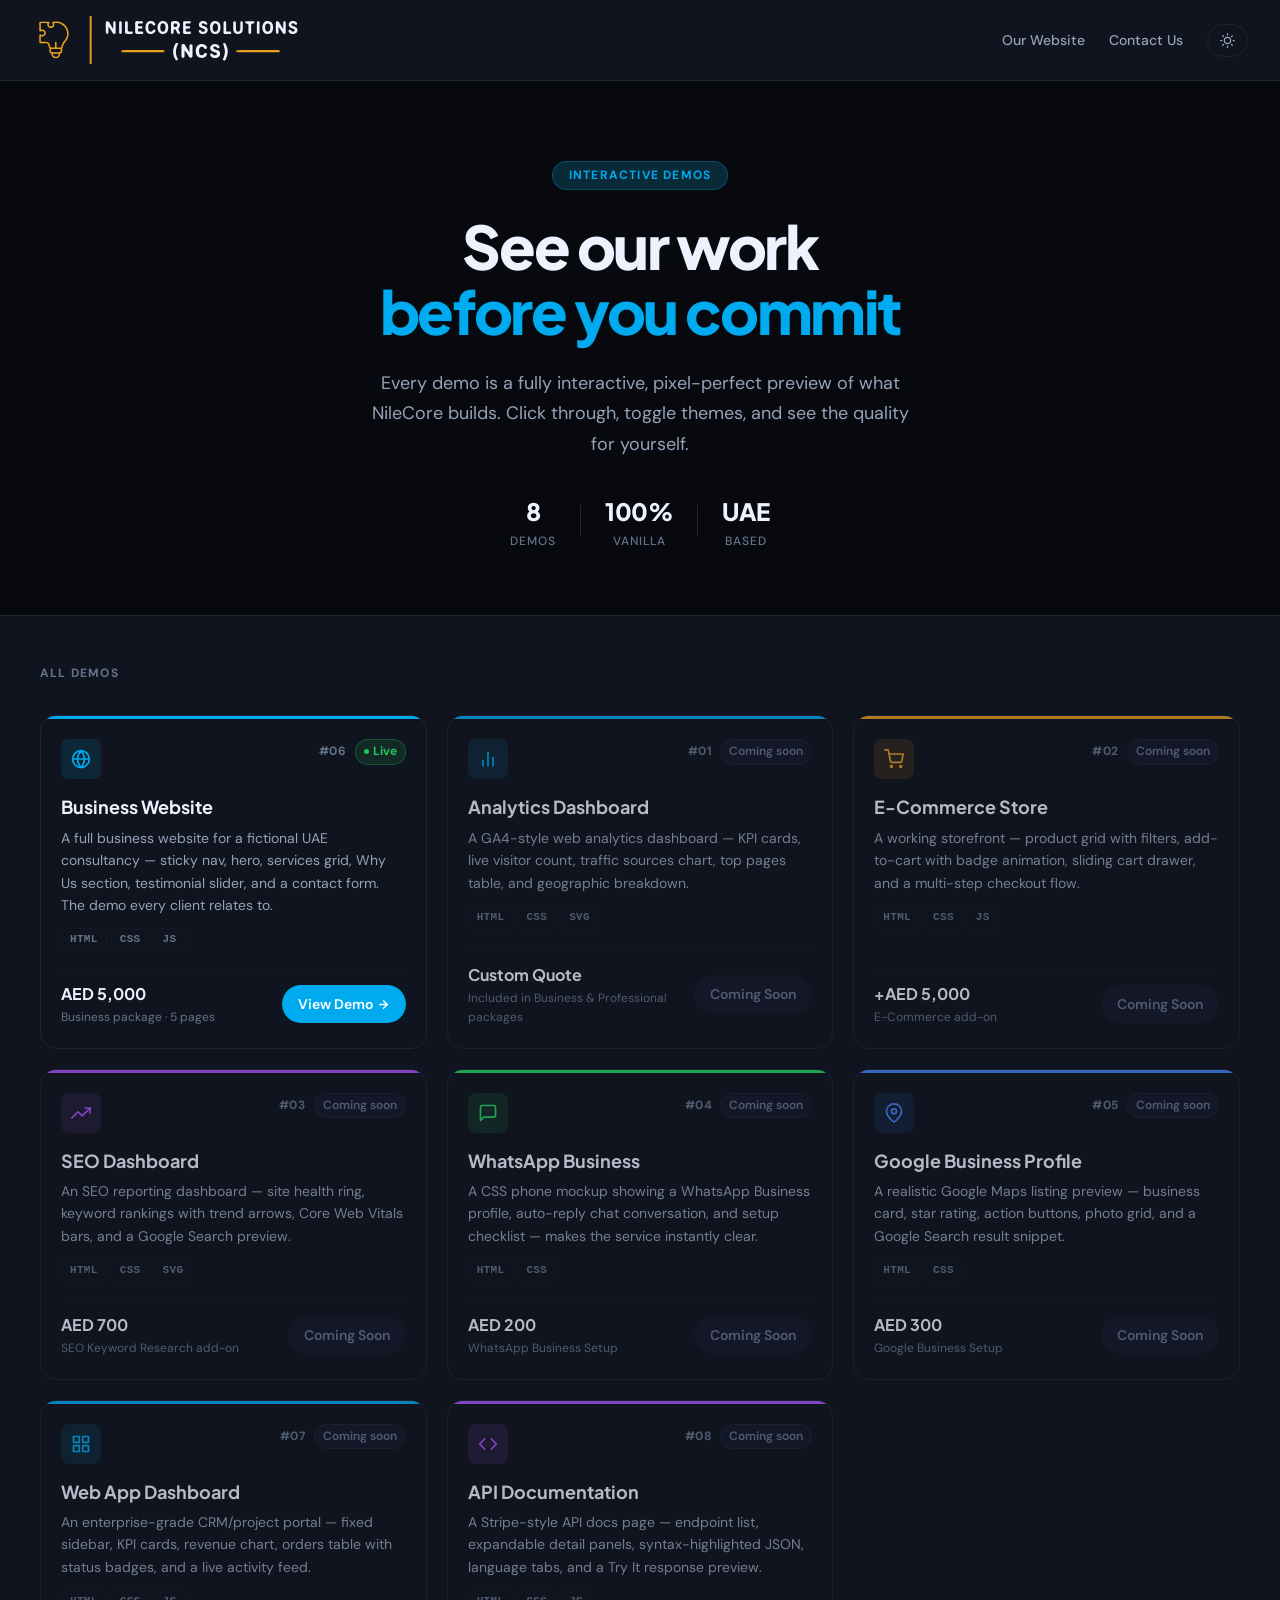
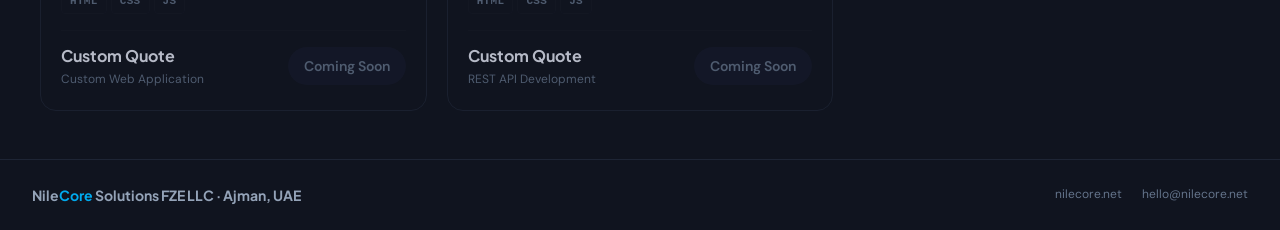
<file: index.html>
﻿<!doctype html>
<html lang="en" data-theme="dark">
  <head>
    <meta charset="UTF-8" />
    <meta name="viewport" content="width=device-width, initial-scale=1.0" />
    <meta
      name="description"
      content="Interactive demos showcasing NileCore Solutions' web development services — explore live examples of business websites, dashboards, e-commerce stores, and more."
    />
    <title>NileCore Solutions — Demo Gallery</title>

    <link rel="icon" type="image/x-icon" href="brand/favicon.ico" />
    <link rel="icon" type="image/svg+xml" href="brand/favicon.svg" />
    <link
      rel="icon"
      type="image/png"
      sizes="32x32"
      href="brand/favicon-32x32.png"
    />
    <link
      rel="icon"
      type="image/png"
      sizes="16x16"
      href="brand/favicon-16x16.png"
    />
    <link
      rel="apple-touch-icon"
      sizes="180x180"
      href="brand/apple-touch-icon.png"
    />
    <link rel="manifest" href="brand/site.webmanifest" />

    <link rel="stylesheet" href="styles/base.css" />
    <link rel="stylesheet" href="styles/gallery.css" />
  </head>
  <body>
    <svg
      xmlns="http://www.w3.org/2000/svg"
      class="svg-sprite"
      aria-hidden="true"
    >
      <defs>
        <symbol id="nc-icon" viewBox="0 0 296 296">
          <g transform="translate(-110 -179)">
            <path
              fill="var(--pharaoh-gold)"
              stroke="none"
              d=" M187.000092,203.685547   C198.495529,203.686768 209.491043,203.715256 220.486282,203.671814   C223.451828,203.660110 226.317886,203.916672 227.743088,206.933807   C229.101501,209.809540 228.073257,212.320465 226.158325,214.751373   C222.524185,219.364777 221.945892,224.567551 224.690918,229.722839   C227.445053,234.895264 232.021286,237.266037 237.965607,236.719452   C243.288269,236.230042 247.026047,233.476639 248.950287,228.554550   C250.852112,223.689804 250.022812,219.028320 246.938416,214.860275   C245.154724,212.449875 243.822983,209.952759 245.260590,207.036591   C246.825714,203.861725 249.891495,203.771317 253.002563,203.653442   C265.790619,203.168915 278.527710,202.202072 291.303772,204.584854   C323.676056,210.622375 350.694702,238.647354 355.415466,271.219604   C359.132385,296.865448 352.724365,319.754944 335.443054,338.764771   C325.817505,349.353088 320.415588,361.282745 317.310638,374.759277   C317.086761,375.730988 317.113708,376.902802 316.563019,377.634674   C311.510040,384.350067 313.179535,392.087311 313.320038,399.497131   C313.484711,408.184174 310.548370,414.771912 302.340790,418.432953   C300.294159,419.345856 299.442932,420.736176 299.268127,423.044098   C298.056946,439.035583 286.211700,450.165222 270.523315,450.227020   C254.247498,450.291077 242.281998,439.509827 240.894135,423.182709   C240.638214,420.172089 239.417923,418.773560 236.854935,417.703278   C231.500427,415.467224 228.438263,411.246155 227.566574,405.589630   C226.626022,399.486420 226.388916,393.343872 227.812012,387.254181   C228.036087,386.295319 228.673965,385.335175 228.047989,384.384399   C222.803146,376.418060 222.353409,366.742645 218.674011,358.181824   C215.769409,351.423615 211.070541,347.994354 204.030945,348.513641   C192.539688,349.361267 181.073837,347.887665 169.583740,348.720520   C160.905716,349.349579 159.038498,347.281158 159.019302,338.495728   C158.989822,325.001495 158.997742,311.507019 159.046021,298.012817   C159.080139,288.480927 163.312988,286.106659 171.590256,290.900726   C178.695175,295.015808 186.766083,293.077972 190.678009,286.317749   C194.491165,279.728271 192.390366,271.662506 185.618500,267.774323   C180.887466,265.057861 176.045120,265.240326 171.481110,268.341400   C168.667023,270.253479 165.937454,272.263733 162.350006,270.245483   C159.017288,268.370483 159.041916,265.109680 159.036850,261.917694   C159.010635,245.424683 158.973709,228.931503 159.024719,212.438660   C159.046494,205.395004 160.841690,203.723480 168.007553,203.693497   C174.171646,203.667709 180.335907,203.686646 187.000092,203.685547  M306.905090,220.622925   C291.766876,212.462128 275.623230,212.105911 258.508484,213.807159   C260.863037,221.981110 260.837769,229.258377 256.626465,236.118011   C252.333267,243.111053 245.835312,246.429581 237.977432,246.990082   C231.621780,247.443436 225.748734,245.496124 220.900009,241.221085   C212.610092,233.912018 211.527786,224.531586 214.075836,214.430496   C212.912537,214.021759 212.296021,213.619034 211.676941,213.615051   C198.688736,213.531555 185.700226,213.489395 172.711746,213.448303   C169.240143,213.437317 169.324966,215.919510 169.325180,218.332565   C169.326187,229.658798 169.302765,240.985123 169.352356,252.311127   C169.359314,253.897964 168.849442,255.664734 170.652847,257.384949   C178.023483,254.965240 185.463486,255.302353 192.265594,259.926514   C199.095444,264.569519 202.564285,271.228790 202.757446,279.364716   C202.918732,286.158203 200.346817,292.020752 195.287506,296.718689   C187.962387,303.520508 179.393661,304.197449 170.434280,301.536804   C169.048294,303.180542 169.339066,304.732025 169.335129,306.185883   C169.310791,315.180176 169.532272,324.181183 169.243256,333.166138   C169.097641,337.692932 170.869522,338.885773 175.095200,338.783661   C184.750183,338.550354 194.414658,338.698334 204.075241,338.710175   C216.657379,338.725555 223.212112,342.949066 227.806824,354.646545   C230.112396,360.516266 231.843338,366.623932 233.604919,372.690521   C234.692703,376.436646 236.765076,378.217133 240.778030,378.099792   C247.102051,377.914886 253.439270,377.894989 259.762695,378.081879   C263.679291,378.197632 265.050629,376.627472 264.977600,372.774994   C264.813538,364.117401 264.972473,355.453918 264.976990,346.792816   C264.979004,342.926331 265.204651,338.870178 270.316040,338.928467   C275.119843,338.983246 275.322021,342.845245 275.304565,346.557098   C275.262207,355.551208 275.371399,364.546722 275.254272,373.539490   C275.212860,376.718597 276.405548,378.102234 279.620453,378.056488   C285.948181,377.966400 292.290955,377.798553 298.603455,378.126465   C303.992340,378.406433 306.930237,376.546692 307.963226,371.008820   C310.839844,355.586365 318.084137,342.627502 328.662170,330.820740   C343.463959,314.299622 349.006653,294.108551 345.170654,272.271332   C341.136261,249.305191 328.270325,232.077606 306.905090,220.622925  M272.500000,388.301392   C264.690369,388.298187 256.880737,388.281372 249.071136,388.294830   C236.203110,388.317017 237.261551,387.004181 237.354416,400.637573   C237.398315,407.080475 240.076889,409.652740 246.529388,409.674652   C260.154510,409.720886 273.787994,409.392029 287.403198,409.762360   C304.191711,410.219055 302.941650,407.493958 302.942719,393.261139   C302.942993,389.696075 301.612579,388.179657 297.924774,388.254730   C289.786255,388.420380 281.641968,388.304382 272.500000,388.301392  M258.240051,436.358917   C263.544922,440.521667 269.696869,440.540955 275.821747,439.458649   C282.687347,438.245422 288.825836,430.826630 288.991364,424.368225   C289.055054,421.884094 288.411011,420.049103 285.538879,419.997803   C275.596008,419.820160 265.652832,419.648743 255.709045,419.535065   C251.984207,419.492493 250.877487,421.630737 251.256897,425.061493   C251.766891,429.673126 254.347763,432.989319 258.240051,436.358917  z"
            />
          </g>
        </symbol>

        <symbol id="nc-wordmark" viewBox="0 0 512 114">
          <g transform="translate(-388 -268)">
            <path
              fill="var(--pharaoh-gold)"
              stroke="none"
              d=" M401.023132,191.461935   C401.207458,194.062424 401.307983,196.254463 401.308197,198.446487   C401.316895,284.488305 401.316406,370.530137 401.317078,456.571970   C401.317078,457.355586 401.418365,458.153965 401.294037,458.919803   C401.023712,460.585118 402.168457,463.333950 399.037109,463.190289   C396.190308,463.059667 396.898315,460.414258 396.895264,458.686303   C396.831512,422.483101 396.810028,386.279755 396.809662,350.076466   C396.809113,298.827562 396.831207,247.578673 396.851929,196.329783   C396.852478,194.921778 396.704010,193.457380 397.054260,192.118735   C397.613525,189.981166 398.906189,189.148407 401.023132,191.461935  z"
            />
            <path
              fill="var(--text)"
              stroke="none"
              d=" M641.032593,344.643781   C641.015747,350.781782 641.064026,356.432844 640.954163,362.080793   C640.914124,364.139417 641.346802,366.650709 638.354065,367.276777   C635.576233,367.857923 633.601013,366.856641 632.145935,364.346113   C629.236572,359.326002 626.154480,354.405988 622.053284,349.508985   C622.053284,353.952955 622.047607,358.396924 622.055481,362.840894   C622.060120,365.463880 621.412292,367.485609 618.184875,367.353010   C615.282471,367.233777 614.720703,365.411054 614.736511,362.955396   C614.786865,355.145490 614.748901,347.335065 614.776428,339.524946   C614.783447,337.533338 614.609192,335.384687 617.392212,334.928480   C619.875610,334.521345 621.941650,334.908704 623.384094,337.311079   C626.515564,342.526990 629.764526,347.672376 633.792175,354.182783   C633.792175,348.234174 633.861572,343.820447 633.766357,339.410291   C633.708374,336.728071 634.276367,334.785505 637.487549,334.834852   C640.415161,334.879835 641.044006,336.739179 641.024841,339.170362   C641.011719,340.831953 641.030640,342.493818 641.032593,344.643781  z"
            />
            <path
              fill="var(--pharaoh-gold)"
              stroke="none"
              d=" M568.625427,348.675031   C570.234558,348.815259 571.415344,348.841901 572.536011,349.115095   C573.959229,349.461988 574.965393,350.389814 574.703735,351.974958   C574.481689,353.320417 573.331299,353.772382 572.099792,353.863752   C570.939270,353.949842 569.770935,353.955121 568.606079,353.955213   C538.461609,353.957197 508.317169,353.953992 478.172729,353.950757   C477.340027,353.950696 476.504059,353.986036 475.675323,353.925886   C473.915619,353.798078 471.606781,354.234205 471.588257,351.523115   C471.572540,349.226209 473.602600,349.226118 475.259857,349.110517   C477.914764,348.925336 480.574829,348.695508 483.232941,348.692640   C511.545380,348.661817 539.857849,348.672040 568.625427,348.675031  z"
            />
            <path
              fill="var(--pharaoh-gold)"
              stroke="none"
              d=" M842.722351,353.978376   C812.597229,353.964185 782.940247,353.951459 753.283203,353.937818   C751.783752,353.937116 750.281372,353.985090 748.785522,353.909284   C747.006409,353.819074 744.709961,354.139753 744.818481,351.396406   C744.910706,349.065931 746.979553,349.233259 748.614014,349.191541   C756.937805,348.978956 765.262390,348.682600 773.587524,348.651929   C795.913330,348.569623 818.239502,348.607618 840.565552,348.598218   C841.398621,348.597852 842.237488,348.538038 843.063660,348.614332   C845.302002,348.821149 848.446472,348.329114 848.348450,351.623151   C848.255859,354.733503 845.185974,353.712964 842.722351,353.978376  z"
            />
            <path
              fill="var(--text)"
              stroke="none"
              d=" M693.690186,353.888227   C692.378357,353.479475 691.424194,353.182661 690.489685,352.833448   C684.674866,350.660322 682.044434,346.836347 683.058105,342.052961   C684.053406,337.356336 688.635071,334.250837 694.485352,334.307477   C700.926941,334.369855 704.371582,337.098005 705.323792,343.117444   C702.780823,344.468152 700.398499,345.660413 698.256592,342.222822   C697.285522,340.664503 695.486084,340.487806 693.769043,340.627515   C692.180481,340.756788 690.762695,341.308179 690.479309,343.108503   C690.236938,344.648664 691.158936,345.687910 692.486267,346.205457   C695.271790,347.291517 698.124451,348.204420 700.919250,349.267835   C704.791992,350.741529 706.628723,353.528028 706.536255,357.743848   C706.445923,361.861097 704.622925,364.691419 700.945679,366.421918   C692.562744,370.367017 683.331177,366.244794 682.618896,357.983839   C685.293274,356.606183 687.740234,355.942823 689.707214,359.304822   C690.616028,360.858228 692.242432,361.404981 693.997559,361.430006   C696.035156,361.459058 698.202332,361.472730 698.943604,359.044782   C699.723694,356.489759 697.849670,355.494031 695.929382,354.667066   C695.319153,354.404279 694.681824,354.204511 693.690186,353.888227  z"
            />
            <path
              fill="var(--text)"
              stroke="none"
              d=" M436.546265,310.008222   C433.877319,304.698682 435.442719,299.313520 435.045288,294.075757   C434.819427,291.098920 434.955353,288.084485 435.089447,285.094221   C435.174316,283.201063 434.738403,280.862897 437.559784,280.370923   C439.977539,279.949293 441.698669,280.920820 442.952820,283.028882   C445.896851,287.977521 448.923401,292.877088 452.674011,299.041425   C452.674011,293.336957 452.628937,289.075727 452.694427,284.816205   C452.723969,282.898115 452.295807,280.545148 455.351044,280.431562   C458.304321,280.321760 458.378815,282.455671 458.383698,284.520215   C458.401001,291.842390 458.388947,299.164747 458.354553,306.486860   C458.346802,308.141401 458.476929,309.967481 456.215271,310.395673   C454.236755,310.770215 452.569305,310.242597 451.476532,308.457136   C448.361084,303.366895 445.268616,298.262617 441.271362,293.171491   C441.271362,297.498182 441.229584,301.825422 441.285614,306.151380   C441.324951,309.187940 440.453949,311.105024 436.546265,310.008222  z"
            />
            <path
              fill="var(--text)"
              stroke="none"
              d=" M839.768799,309.460981   C838.203796,300.695692 839.081360,292.208936 838.975464,283.743543   C838.956055,282.193494 839.351990,280.709455 841.279358,280.414136   C843.425415,280.085309 845.228821,280.560377 846.436157,282.555555   C849.536194,287.678571 852.661499,292.786329 856.616455,299.278638   C856.616455,293.645673 856.557922,289.348920 856.641785,285.054914   C856.681885,283.003034 856.123840,280.355878 859.556763,280.428785   C862.548889,280.492292 862.298462,282.793714 862.309448,284.765455   C862.349365,291.926679 862.352417,299.088361 862.321228,306.249647   C862.314148,307.873395 862.571838,309.787946 860.375916,310.323041   C858.227173,310.846631 856.424561,310.208356 855.226746,308.240674   C852.204407,303.275617 849.186218,298.307966 845.195251,293.393659   C845.195251,297.727766 845.227783,302.062147 845.185242,306.395856   C845.149841,310.000867 843.507385,311.299512 839.768799,309.460981  z"
            />
            <path
              fill="var(--text)"
              stroke="none"
              d=" M665.550110,367.663770   C655.029175,367.982526 649.932007,363.554456 648.846741,353.579023   C647.765930,343.644819 652.153870,336.293836 660.169434,334.610517   C666.005981,333.384748 672.233459,335.843275 674.437744,340.375257   C675.284546,342.116376 676.587158,344.392286 673.985352,345.507642   C672.206665,346.270063 669.661133,347.066511 668.338501,344.293806   C667.011292,341.511365 664.844971,340.293012 661.846863,340.890455   C658.547485,341.547925 657.576111,344.131605 656.879456,347.055585   C656.037537,350.589033 656.108948,354.045423 657.442261,357.365552   C659.317871,362.035505 665.257935,363.070264 667.753357,358.840589   C669.797913,355.375043 672.028687,355.982984 674.787292,356.704298   C675.644775,362.525129 673.392700,365.285261 665.550110,367.663770  z"
            />
            <path
              fill="var(--text)"
              stroke="none"
              d=" M589.904785,282.894514   C593.331543,279.304609 603.989807,279.322980 607.956299,282.461133   C612.089172,285.730939 612.399719,290.897047 608.481018,296.637433   C607.248657,298.442609 607.283203,299.851423 608.134094,301.665479   C609.315186,304.183546 611.169617,306.422071 611.569214,309.613386   C607.777283,311.635725 605.692383,310.107160 603.749878,306.687696   C602.200195,303.959760 602.136536,299.562208 597.339905,299.491590   C595.475159,301.776411 596.444214,304.361890 596.258972,306.737806   C596.101990,308.751264 595.739014,310.405012 593.299316,310.500257   C590.715576,310.601118 589.780762,309.125257 589.787598,306.757581   C589.810242,298.957990 589.821106,291.158399 589.904785,282.894514  M604.557129,288.498548   C603.364014,285.517499 600.851135,285.711988 598.350098,285.954511   C596.966003,286.088758 596.264893,287.049848 596.377319,288.315290   C596.560303,290.374860 594.995850,293.429761 598.409424,293.977796   C601.758606,294.515546 604.760010,293.683820 604.557129,288.498548  z"
            />
            <path
              fill="var(--text)"
              stroke="none"
              d=" M810.766785,283.331068   C815.232788,279.336957 820.054749,279.013410 824.961792,281.041639   C829.974731,283.113630 831.738220,287.610670 832.225891,292.631025   C832.563293,296.104688 832.413696,299.587781 831.147705,302.930219   C829.251465,307.936536 825.138367,310.777723 819.651550,310.833356   C814.520508,310.885389 810.157410,308.239179 808.352722,303.416089   C805.776001,296.529584 805.909851,289.788953 810.766785,283.331068  M824.409363,302.231641   C826.220154,298.450788 826.098022,294.464521 825.330383,290.528577   C824.782166,287.717817 823.086060,285.751569 819.897888,285.607587   C816.741211,285.465009 814.945923,287.121076 814.036072,289.956281   C812.941589,293.367048 812.890015,296.855421 813.914001,300.241773   C815.583679,305.763410 819.394287,306.700330 824.409363,302.231641  z"
            />
            <path
              fill="var(--text)"
              stroke="none"
              d=" M561.283325,283.925550   C565.890442,279.390119 571.042175,278.877149 576.310059,281.182905   C581.505859,283.457105 582.956726,288.317823 583.289734,293.538557   C583.524658,297.221204 583.337524,300.867841 581.566223,304.254499   C579.149353,308.875349 575.287903,310.992933 570.151978,310.829359   C564.953125,310.663831 561.173096,308.129621 559.379028,303.309247   C556.945129,296.769758 556.980530,290.271497 561.283325,283.925550  M565.422546,301.430524   C566.566345,304.262769 568.639709,305.636762 571.689941,305.163526   C574.843323,304.674329 576.038391,302.208600 576.525024,299.515058   C577.087280,296.403211 577.151001,293.180799 576.333008,290.099561   C575.583862,287.277692 573.594543,285.391553 570.581116,285.433149   C567.813660,285.471357 566.070312,287.177686 565.246643,289.880964   C564.145691,293.494184 564.034729,297.070325 565.422546,301.430524  z"
            />
            <path
              fill="var(--text)"
              stroke="none"
              d=" M682.658325,298.276258   C682.670410,295.669538 682.538696,293.498243 682.752930,291.361616   C683.471680,284.193799 688.373779,279.843183 695.375427,280.009016   C702.349365,280.174116 706.963196,284.786878 707.326721,292.014173   C707.418274,293.834699 707.430115,295.664228 707.373291,297.486341   C707.117615,305.685987 702.857971,310.502393 695.636841,310.813215   C688.252808,311.131025 683.905823,307.078474 682.658325,298.276258  M692.007263,286.362409   C688.855286,289.980695 687.834412,298.100599 690.038818,302.151990   C691.156311,304.205884 692.793030,305.403913 695.246887,305.245588   C697.859741,305.076978 699.693665,303.717145 700.414124,301.294477   C701.408508,297.950483 701.848022,294.544965 700.920471,291.023359   C699.705811,286.411664 697.641418,285.060956 692.007263,286.362409  z"
            />
            <path
              fill="var(--text)"
              stroke="none"
              d=" M511.094971,280.252302   C514.235168,280.257825 516.896729,280.244642 519.557800,280.276655   C521.424805,280.299116 523.406799,280.258131 523.483826,282.916364   C523.570435,285.909131 521.385376,285.813886 519.347595,285.863386   C517.851135,285.899732 516.354065,285.925062 514.857239,285.923688   C512.681824,285.921705 511.427734,286.826734 511.339600,289.154310   C511.245148,291.648664 512.650452,292.285169 514.794495,292.263410   C516.455444,292.246534 518.120605,292.303266 519.778320,292.412153   C521.359802,292.515974 522.159119,293.450269 522.160278,295.025983   C522.161438,296.584547 521.393372,297.535261 519.818604,297.703931   C518.828918,297.809949 517.828491,297.821943 516.832275,297.861280   C511.170380,298.084913 511.080780,298.189588 511.642944,304.249921   C514.425049,305.543195 517.453674,304.269788 520.343567,304.749067   C522.179871,305.053602 524.140869,305.125867 524.093018,307.738904   C524.046143,310.297620 522.195435,310.592725 520.281921,310.622388   C516.623657,310.679182 512.963501,310.600324 509.305023,310.648481   C505.868011,310.693708 504.655548,308.948652 504.716217,305.659864   C504.835815,299.174909 504.966187,292.676984 504.683685,286.202283   C504.487854,281.713422 505.945435,279.556989 511.094971,280.252302  z"
            />
            <path
              fill="var(--text)"
              stroke="none"
              d=" M660.892334,301.888685   C661.970764,303.685895 663.119568,304.897657 664.903992,305.140394   C667.082092,305.436628 669.496521,305.670728 670.443481,303.082868   C671.448608,300.336103 669.390869,299.216566 667.265747,298.359113   C664.955078,297.426771 662.534058,296.710523 660.341125,295.557630   C657.233093,293.923597 655.947083,291.086683 656.292297,287.630537   C656.661987,283.929243 658.766785,281.537000 662.307495,280.459882   C667.281128,278.946821 672.899170,280.371198 675.019836,283.738996   C675.888245,285.117963 677.044800,286.801649 675.283081,288.176404   C673.890320,289.263257 672.207031,289.173536 670.765625,287.791212   C669.939270,286.998731 669.034851,286.218824 668.028809,285.696882   C665.938110,284.612134 663.938049,285.099103 662.904846,287.151746   C661.786194,289.374128 663.592041,290.514539 665.316406,291.276990   C667.744629,292.350629 670.382263,293.004224 672.701233,294.260297   C677.735962,296.987348 678.693176,303.174970 674.937988,307.427137   C670.799438,312.113416 661.373474,312.031721 657.471802,307.223859   C656.317566,305.801557 655.001709,304.101362 656.164307,302.279310   C657.177368,300.691694 659.007324,300.896985 660.892334,301.888685  z"
            />
            <path
              fill="var(--text)"
              stroke="none"
              d=" M883.250488,303.803541   C884.586182,300.470594 882.743896,299.274091 880.340271,298.354505   C878.017639,297.465894 875.561157,296.766004 873.459656,295.493787   C868.946960,292.761793 868.189331,286.835157 871.614014,282.986738   C875.439270,278.688184 884.887268,278.961133 888.162476,283.488325   C889.165466,284.874860 890.154419,286.616498 888.796082,288.009290   C887.392822,289.448286 885.419556,289.286817 883.949768,287.713972   C883.025085,286.724409 882.127136,285.745008 880.803650,285.360486   C878.604614,284.721601 876.654358,285.353315 875.779602,287.423749   C874.948547,289.390790 876.613464,290.500501 878.163513,291.174940   C880.139160,292.034528 882.251282,292.574537 884.260071,293.365339   C888.446350,295.013349 890.630005,298.042249 890.293213,302.634534   C889.963074,307.136976 887.054138,309.362531 883.055054,310.450422   C878.058472,311.809675 872.419495,310.002088 870.100891,306.301679   C869.242432,304.931653 867.930298,303.143323 869.687561,301.871503   C871.290649,300.711286 873.451843,300.335187 874.906006,302.599714   C877.078979,305.983686 879.869385,306.048902 883.250488,303.803541  z"
            />
            <path
              fill="var(--text)"
              stroke="none"
              d=" M737.701294,292.545118   C737.707397,289.562787 737.702087,287.070295 737.721802,284.578046   C737.738281,282.489606 737.845703,280.471815 740.725647,280.406537   C743.515198,280.343275 744.008728,282.222089 744.041077,284.365674   C744.111267,289.017133 744.049377,293.670576 744.115967,298.322126   C744.162109,301.548292 744.130920,305.038709 748.656616,305.182996   C753.362122,305.333021 754.446045,301.962751 754.591370,298.209943   C754.771240,293.563886 754.651550,288.906599 754.683838,284.254285   C754.697021,282.352247 754.796936,280.473493 757.429321,280.428693   C760.012146,280.384717 760.338806,282.143781 760.343018,284.113080   C760.354858,289.596143 760.476990,295.083600 760.302490,300.561231   C760.098755,306.954816 756.366455,310.471601 749.819214,310.803022   C743.091064,311.143629 738.622192,307.780256 737.866272,301.499982   C737.530762,298.712110 737.739197,295.858716 737.701294,292.545118  z"
            />
            <path
              fill="var(--text)"
              stroke="none"
              d=" M535.640625,294.734785   C535.869202,296.934156 536.038818,298.763807 536.439392,300.541425   C536.947632,302.796491 538.259338,304.484174 540.606018,305.053358   C542.973328,305.627485 544.996704,304.850660 546.188843,302.768720   C547.622009,300.265851 549.762634,299.275281 551.914062,300.957563   C554.250122,302.784223 552.185669,304.967847 551.035950,306.612928   C546.857422,312.591810 536.216370,312.191724 532.023254,306.004133   C528.295532,300.503309 528.216553,290.663557 531.797119,285.074110   C534.428345,280.966535 538.331909,279.588575 542.940552,279.890027   C547.031006,280.157606 550.307068,281.938489 552.090454,285.800733   C552.685425,287.089246 553.617554,288.690443 551.731995,289.731733   C550.243530,290.553754 548.364014,291.197767 547.261719,289.393384   C545.492554,286.497358 543.358765,284.860456 539.882324,285.992658   C536.261169,287.172040 536.387451,290.456556 535.867920,293.360548   C535.809265,293.688184 535.745605,294.014875 535.640625,294.734785  z"
            />
            <path
              fill="var(--text)"
              stroke="none"
              d=" M624.864807,299.460065   C623.749573,304.423444 625.899963,305.466108 630.167969,305.288343   C632.586365,305.187604 637.121338,302.888685 637.031006,307.948102   C636.953796,312.274000 632.701660,310.592603 630.273499,310.595045   C616.146790,310.609205 618.945435,311.628217 618.677124,298.947950   C618.575256,294.131238 618.751526,289.308607 618.644409,284.492109   C618.579956,281.594343 619.641663,280.165784 622.682556,280.260175   C626.500793,280.378766 630.325317,280.281293 634.145996,280.343641   C635.823975,280.371015 637.051331,281.084028 637.083191,282.988599   C637.114868,284.880109 635.971924,285.654676 634.255310,285.721754   C632.097534,285.806074 629.936890,285.836957 627.777222,285.847394   C625.514160,285.858320 624.482666,286.947858 624.446838,289.220289   C624.407410,291.717573 625.819153,292.325544 627.949097,292.289136   C629.609131,292.260755 631.271912,292.312299 632.931763,292.374250   C634.473999,292.431837 635.418945,293.179609 635.494629,294.806287   C635.578186,296.601789 634.753662,297.474256 632.936646,297.791517   C630.275574,298.256147 627.261108,296.655836 624.864807,299.460065  z"
            />
            <path
              fill="var(--text)"
              stroke="none"
              d=" M713.745239,332.775556   C716.900208,331.726789 718.752380,332.729108 720.146484,335.337385   C726.428528,347.090955 726.426331,358.754713 719.969849,370.423322   C718.354370,373.342969 716.400879,374.781324 712.790527,371.823041   C715.968872,365.074354 718.274048,357.975385 717.837158,350.131605   C717.497742,344.037153 714.326416,338.845685 713.745239,332.775556  z"
            />
            <path
              fill="var(--text)"
              stroke="none"
              d=" M766.252319,284.240705   C765.647583,281.103437 767.183716,280.297986 769.555298,280.297925   C774.541626,280.297773 779.528015,280.269849 784.514160,280.298505   C786.232971,280.308393 787.961609,280.468183 788.105652,282.781965   C788.266724,285.368482 786.494751,285.892042 784.526184,285.765089   C780.756653,285.522016 780.147705,287.638166 780.223755,290.753736   C780.349487,295.903211 780.248047,301.058332 780.231262,306.211042   C780.224487,308.292829 780.119690,310.381940 777.315063,310.515638   C774.321350,310.658308 773.787109,308.679944 773.799927,306.255994   C773.825378,301.435804 773.657104,296.608289 773.872681,291.797437   C774.048401,287.876630 773.281799,285.235975 768.554504,285.678998   C767.882080,285.741956 767.134644,285.003705 766.252319,284.240705  z"
            />
            <path
              fill="var(--text)"
              stroke="none"
              d=" M595.432861,358.750165   C593.832153,350.105848 595.947632,342.565198 599.707886,335.348768   C601.253967,332.381391 603.496948,331.485853 607.294983,333.377119   C600.130981,346.094800 599.483887,358.933637 606.920105,371.553724   C603.777466,374.403150 601.670044,373.969587 599.871460,370.748914   C597.833252,367.099164 596.277039,363.292310 595.432861,358.750165  z"
            />
            <path
              fill="var(--text)"
              stroke="none"
              d=" M480.710724,296.555799   C480.719971,292.072706 480.726257,288.086439 480.741211,284.100202   C480.748688,282.113203 481.114655,280.443952 483.647430,280.352674   C486.265045,280.258375 487.192535,281.665937 487.193726,284.039869   C487.196350,289.188673 487.507416,294.359510 487.129211,299.479719   C486.796356,303.985639 488.583862,305.267316 492.800293,305.246290   C494.986877,305.235395 499.008331,303.306989 499.056000,307.646253   C499.105225,312.129438 494.971924,310.568860 492.534546,310.592634   C478.461151,310.729810 481.012024,311.413495 480.716614,299.045789   C480.700745,298.381727 480.712463,297.717054 480.710724,296.555799  z"
            />
            <path
              fill="var(--text)"
              stroke="none"
              d=" M714.660889,292.578504   C714.667542,289.418348 714.670959,286.753889 714.682739,284.089521   C714.691406,282.120710 714.940491,280.400159 717.560852,280.370557   C720.045288,280.342512 720.763855,281.935834 720.800049,283.909925   C720.906921,289.735792 720.864380,295.564283 720.898193,301.391675   C720.903870,302.368635 720.998718,303.345045 721.051636,304.307508   C723.554932,305.843519 726.049561,304.851819 728.476074,304.831403   C730.552979,304.813886 732.734131,304.828474 732.770325,307.689619   C732.801819,310.185987 730.883728,310.495100 728.946777,310.602430   C728.614380,310.620862 728.280884,310.634565 727.948120,310.630781   C711.709717,310.446119 715.064270,312.325208 714.666626,298.069990   C714.620239,296.405988 714.660889,294.739576 714.660889,292.578504  z"
            />
            <path
              fill="var(--text)"
              stroke="none"
              d=" M793.778809,291.591047   C793.809998,288.444074 793.794800,285.790296 793.891418,283.140577   C793.955688,281.381177 794.938538,280.440412 796.745239,280.385969   C798.677124,280.327802 800.109863,281.034742 800.126160,283.120435   C800.190735,291.408185 800.184998,299.696973 800.126282,307.984815   C800.113037,309.852430 798.768311,310.503187 797.075195,310.496198   C794.776550,310.486677 793.827271,309.169752 793.819397,307.009534   C793.801392,302.035016 793.792480,297.060499 793.778809,291.591047  z"
            />
            <path
              fill="var(--text)"
              stroke="none"
              d=" M466.661041,298.541669   C466.663940,293.559125 466.643494,289.071546 466.681519,284.584516   C466.698456,282.584150 466.530945,280.432600 469.534637,280.347669   C472.306244,280.269330 472.914429,282.054029 472.922180,284.227521   C472.948822,291.705396 472.924957,299.183820 472.855011,306.661451   C472.834137,308.893293 472.025085,310.618299 469.346558,310.454236   C466.793030,310.297895 466.667328,308.450452 466.675110,306.515760   C466.685150,304.022901 466.667358,301.529859 466.661041,298.541669  z"
            />
          </g>
        </symbol>
      </defs>
    </svg>

    <header class="site-header">
      <a
        href="index.html"
        class="logo-link"
        aria-label="NileCore Solutions — Demo Gallery"
      >
        <svg
          class="logo-icon"
          aria-hidden="true"
          focusable="false"
          viewBox="0 0 296 296"
        >
          <use href="#nc-icon" />
        </svg>
        <svg
          class="logo-wordmark"
          aria-hidden="true"
          focusable="false"
          viewBox="0 0 512 114"
        >
          <use href="#nc-wordmark" />
        </svg>
      </a>

      <nav class="header-nav" aria-label="Site navigation">
        <a
          href="https://nilecore.net"
          class="nav-link"
          target="_blank"
          rel="noopener noreferrer"
          >Our Website</a
        >
        <a
          href="https://nilecore.net/contact"
          class="nav-link"
          target="_blank"
          rel="noopener noreferrer"
          >Contact Us</a
        >
        <button
          class="theme-toggle"
          data-theme-toggle
          aria-label="Toggle light/dark mode"
        >
          <svg
            width="16"
            height="16"
            viewBox="0 0 24 24"
            fill="none"
            stroke="currentColor"
            stroke-width="2"
            stroke-linecap="round"
            stroke-linejoin="round"
            aria-hidden="true"
          >
            <circle cx="12" cy="12" r="5" />
            <line x1="12" y1="1" x2="12" y2="3" />
            <line x1="12" y1="21" x2="12" y2="23" />
            <line x1="4.22" y1="4.22" x2="5.64" y2="5.64" />
            <line x1="18.36" y1="18.36" x2="19.78" y2="19.78" />
            <line x1="1" y1="12" x2="3" y2="12" />
            <line x1="21" y1="12" x2="23" y2="12" />
            <line x1="4.22" y1="19.78" x2="5.64" y2="18.36" />
            <line x1="18.36" y1="5.64" x2="19.78" y2="4.22" />
          </svg>
        </button>
      </nav>
    </header>

    <section class="hero">
      <div class="hero-inner">
        <span class="hero-badge">Interactive Demos</span>

        <h1 class="hero-title">See our work<br /><em>before you commit</em></h1>

        <p class="hero-sub">
          Every demo is a fully interactive, pixel-perfect preview of what
          NileCore builds. Click through, toggle themes, and see the quality for
          yourself.
        </p>

        <div class="hero-stats">
          <div class="stat">
            <span class="stat-num" id="js-stat-total">8</span>
            <span class="stat-label">Demos</span>
          </div>
          <hr class="stat-divider" />
          <div class="stat">
            <span class="stat-num">100%</span>
            <span class="stat-label">Vanilla</span>
          </div>
          <hr class="stat-divider" />
          <div class="stat">
            <span class="stat-num">UAE</span>
            <span class="stat-label">Based</span>
          </div>
        </div>
      </div>
    </section>

    <main class="gallery">
      <div class="gallery-inner">
        <p class="gallery-heading" id="js-gallery-label">All demos</p>
        <ul
          class="demos-grid"
          id="js-demos-grid"
          aria-labelledby="js-gallery-label"
        ></ul>
      </div>
    </main>

    <footer class="site-footer">
      <span class="footer-brand"
        >Nile<span>Core</span> Solutions FZE LLC &middot; Ajman, UAE</span
      >
      <nav class="footer-links" aria-label="Footer navigation">
        <a href="https://nilecore.net" target="_blank" rel="noopener noreferrer"
          >nilecore.net</a
        >
        <a href="mailto:hello@nilecore.net">hello@nilecore.net</a>
      </nav>
    </footer>

    <script src="scripts/theme.js" defer></script>
    <script src="scripts/demos.js" defer></script>
    <script src="scripts/gallery.js" defer></script>
  </body>
</html>
</file>
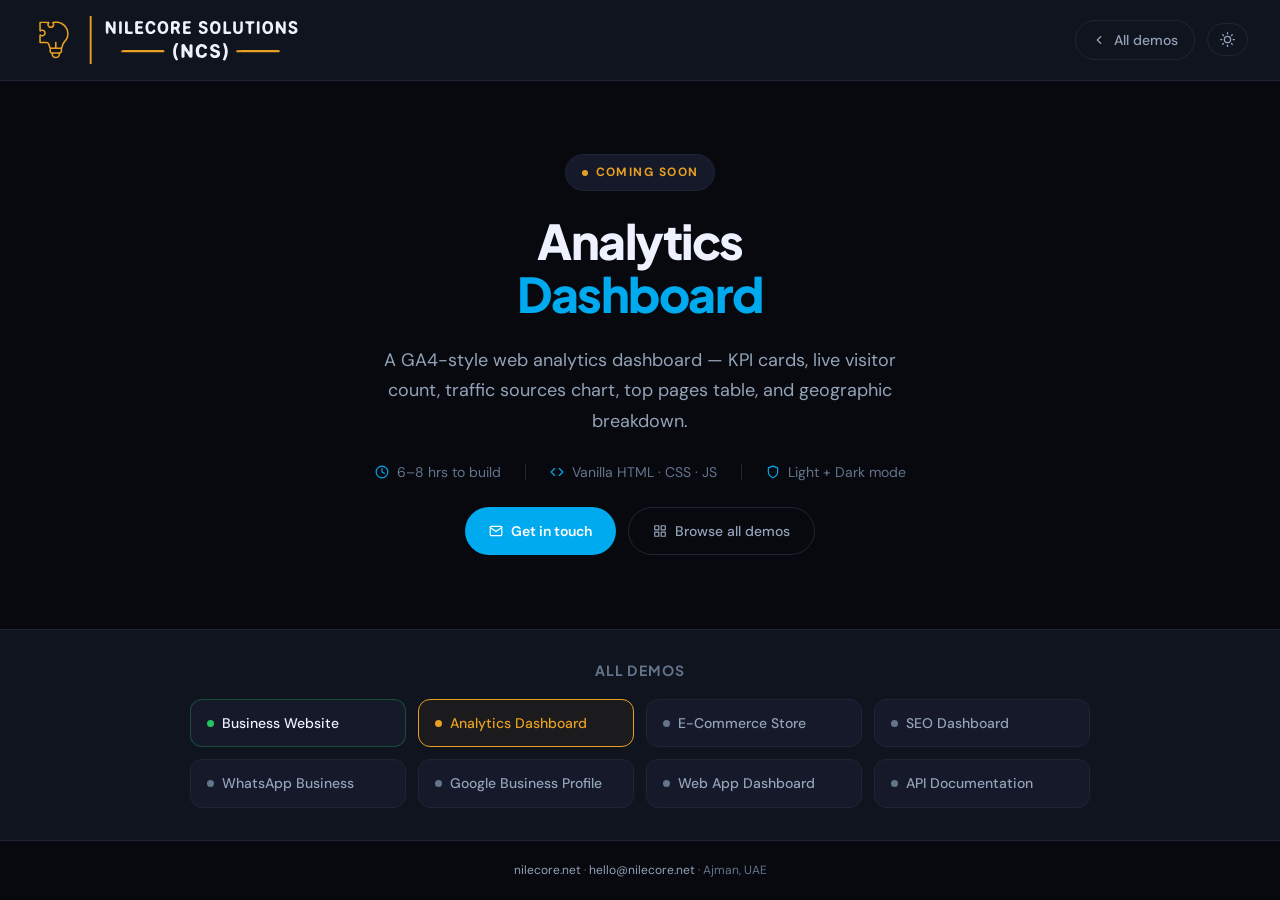
<file: analytics-dashboard/index.html>
<!DOCTYPE html>
<html lang="en" data-redirect="../coming-soon/index.html?demo=analytics-dashboard">
<head>
  <meta charset="UTF-8" />
  <meta name="viewport" content="width=device-width, initial-scale=1.0" />
  <title>Coming Soon — NileCore Solutions</title>
  <script src="../scripts/redirect.js"></script>
</head>
<body></body>
</html>
</file>
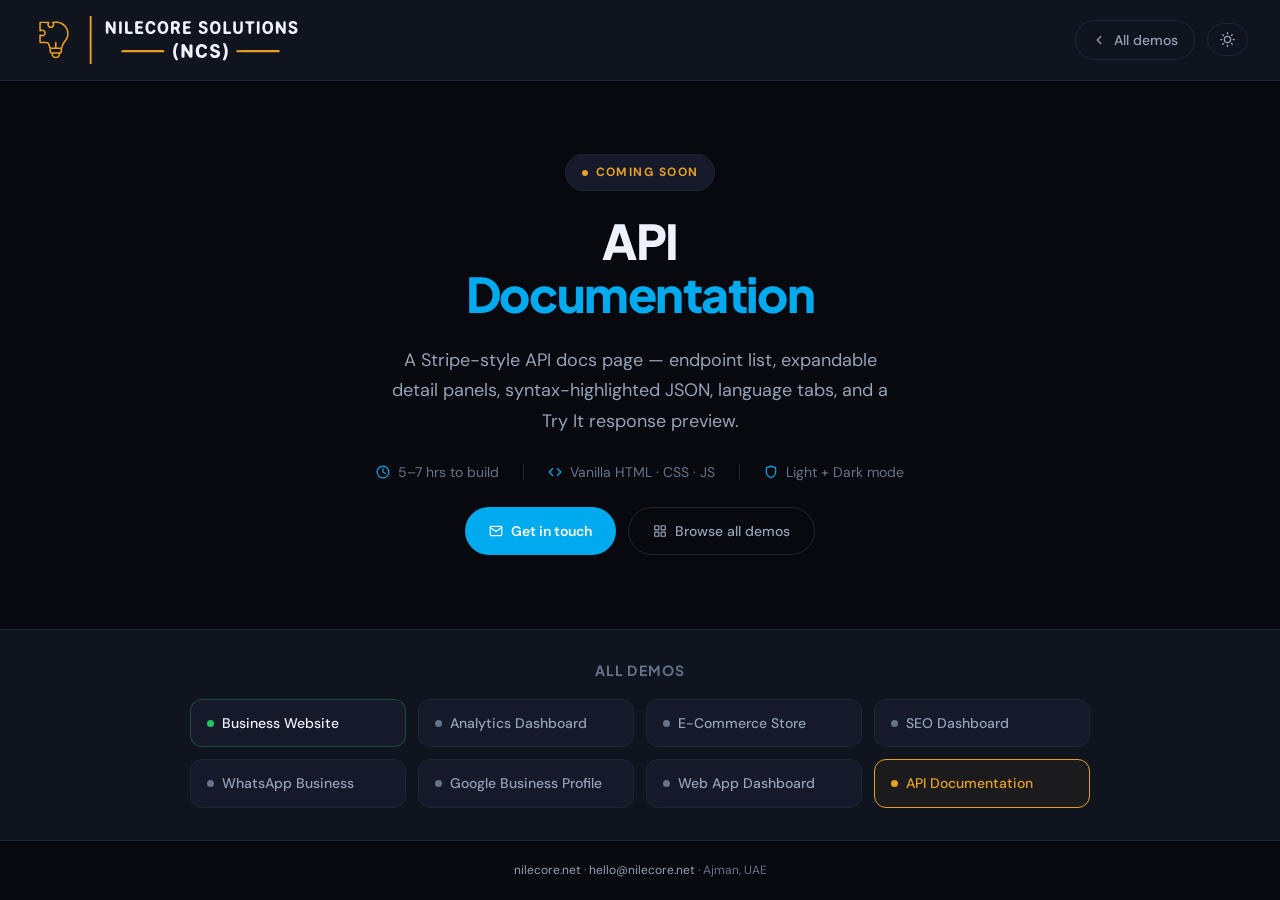
<file: api-documentation/index.html>
<!DOCTYPE html>
<html lang="en" data-redirect="../coming-soon/index.html?demo=api-documentation">
<head>
  <meta charset="UTF-8" />
  <meta name="viewport" content="width=device-width, initial-scale=1.0" />
  <title>Coming Soon — NileCore Solutions</title>
  <script src="../scripts/redirect.js"></script>
</head>
<body></body>
</html>
</file>
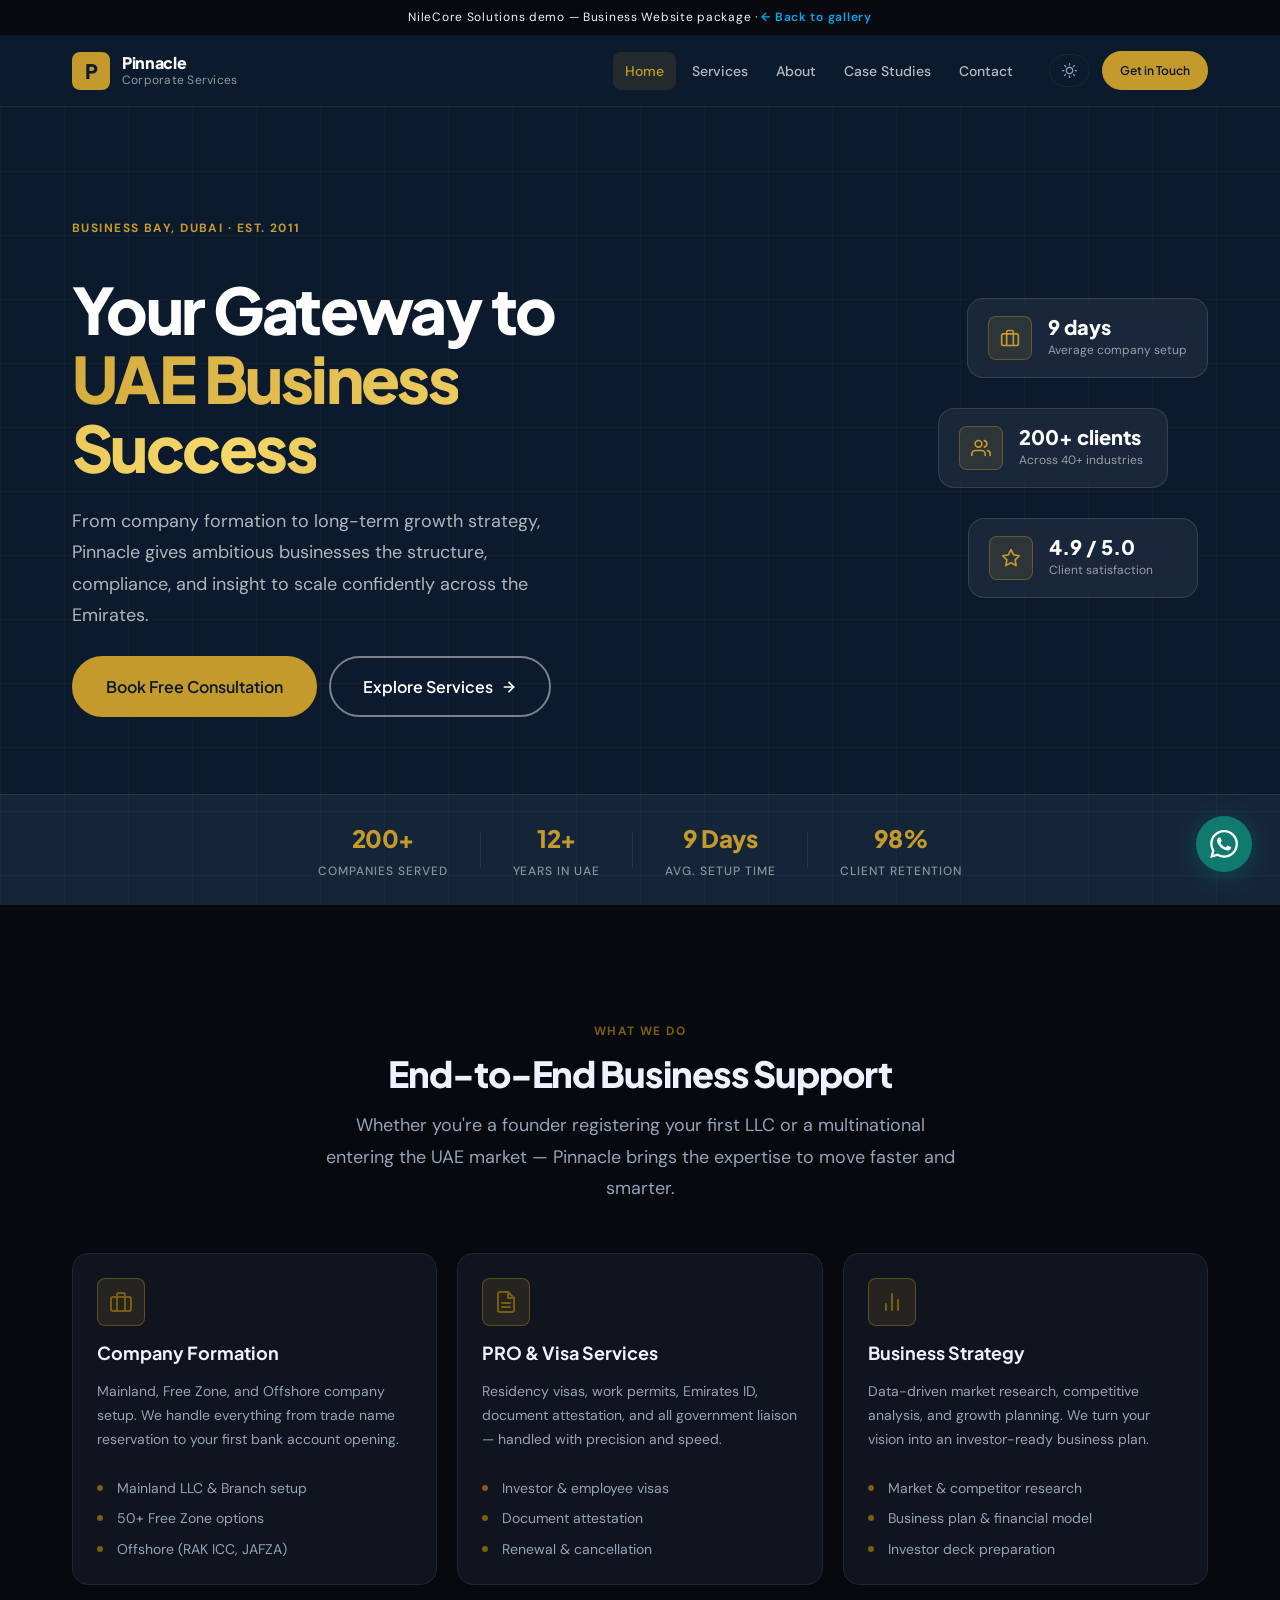
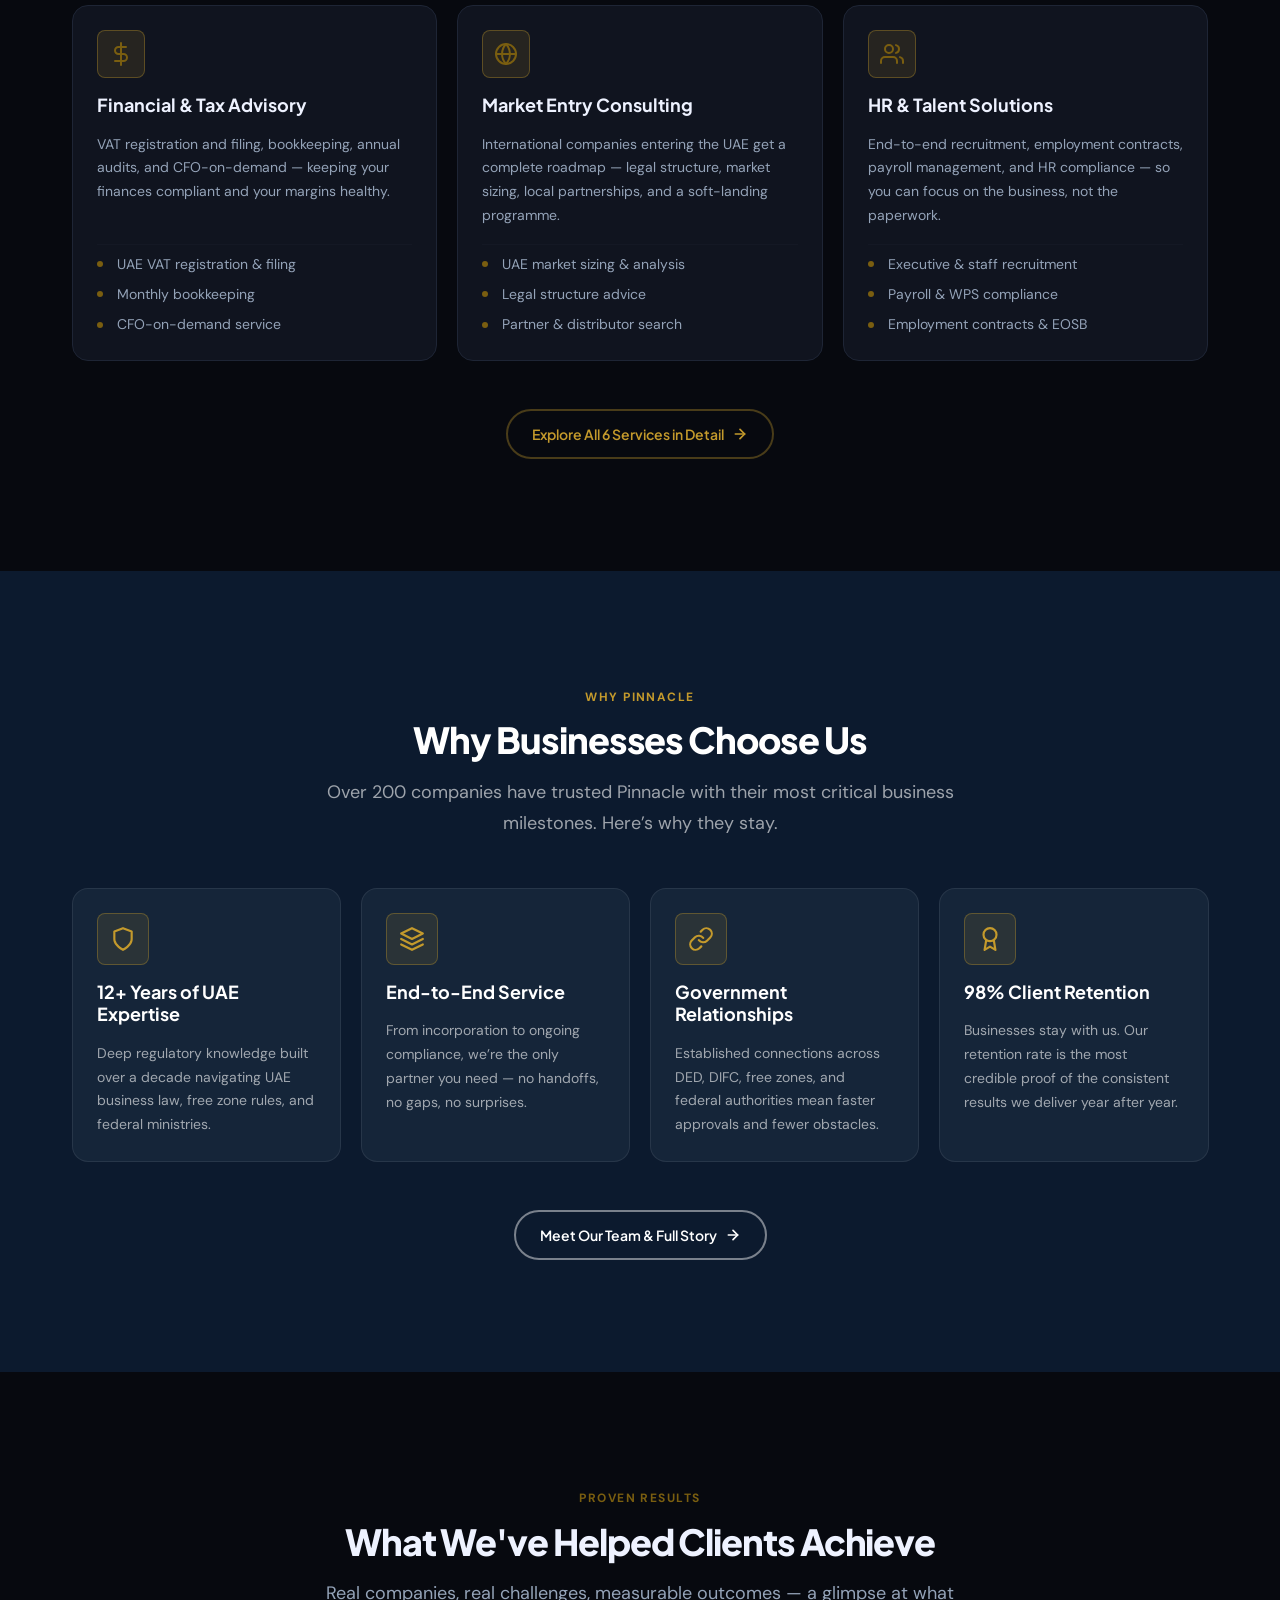
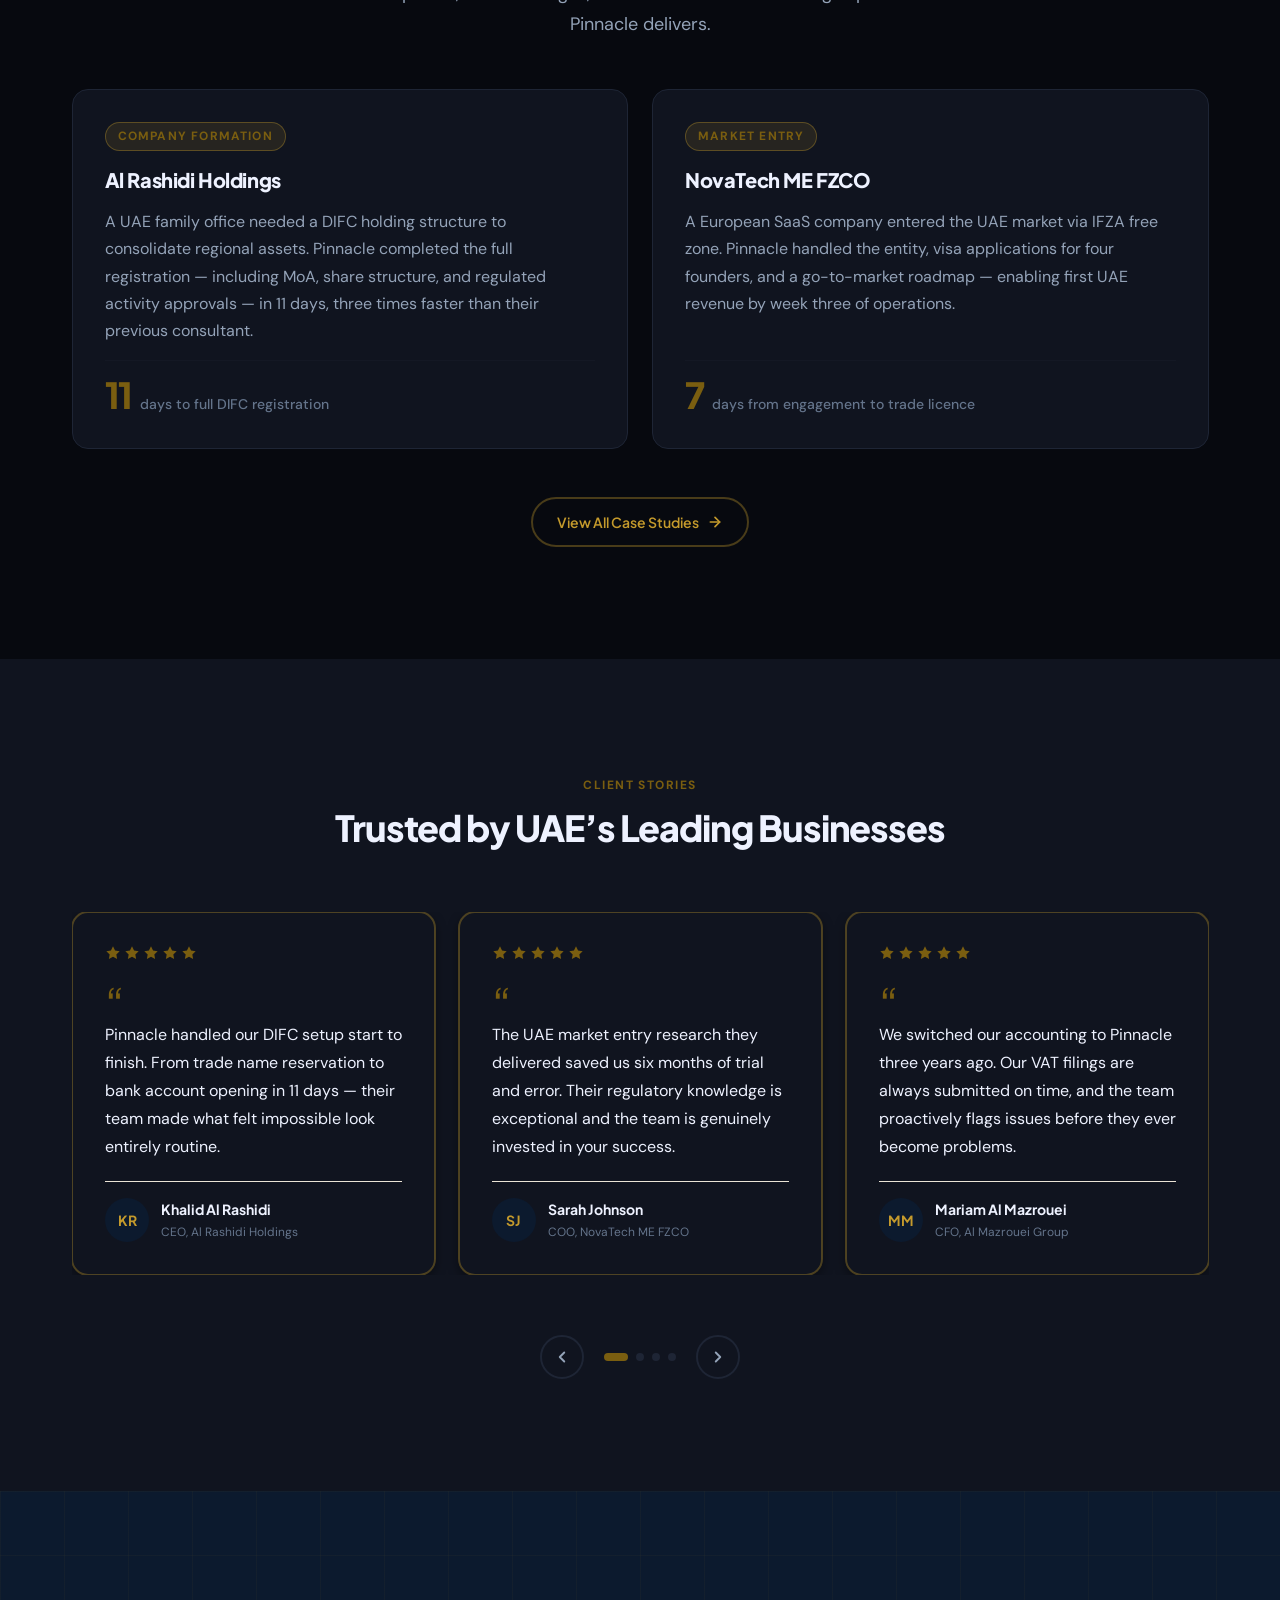
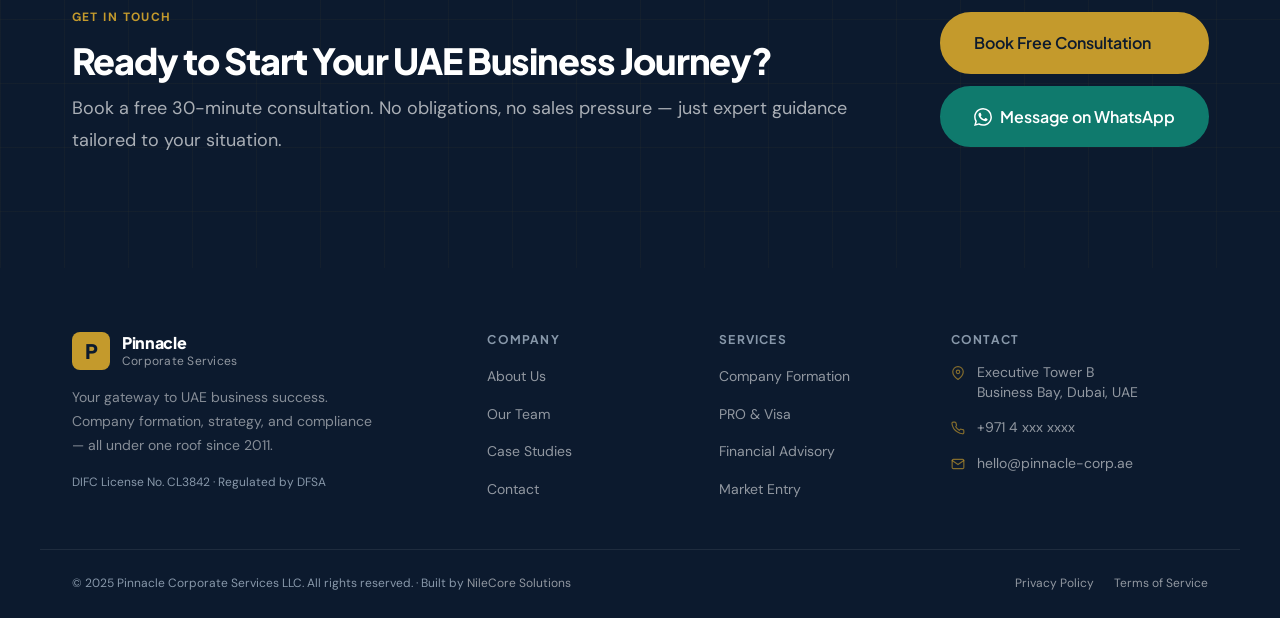
<file: business-website/index.html>
<!doctype html>
<html lang="en" data-theme="light">
  <head>
    <meta charset="UTF-8" />
    <meta name="viewport" content="width=device-width, initial-scale=1.0" />
    <title>Pinnacle Corporate Services — Business Bay, Dubai</title>
    <meta
      name="description"
      content="UAE's trusted business consultancy. Company formation, PRO services, strategy, and financial advisory in Dubai."
    />
    <link rel="icon" href="../brand/favicon.svg" type="image/svg+xml" />
    <link
      rel="apple-touch-icon"
      sizes="180x180"
      href="../brand/apple-touch-icon.png"
    />
    <link rel="stylesheet" href="../styles/base.css" />
    <link rel="stylesheet" href="styles.css" />
  </head>
  <body>
    <!-- ── STICKY WRAPPER (demo banner + nav move together) ── -->
    <div class="biz-sticky-header">
      <div class="demo-banner">
        NileCore Solutions demo &mdash; Business Website package &middot;
        <a href="../index.html">&#8592; Back to gallery</a>
      </div>

      <!-- ── NAVIGATION ── -->
      <header class="biz-nav" id="js-nav" data-scrolled="false">
        <div class="biz-nav-inner">
          <a
            href="index.html"
            class="biz-logo"
            aria-label="Pinnacle Corporate Services — home"
          >
            <div class="biz-logo-mark" aria-hidden="true">P</div>
            <div class="biz-logo-text">
              <span class="biz-logo-name">Pinnacle</span>
              <span class="biz-logo-sub">Corporate Services</span>
            </div>
          </a>

          <nav class="biz-nav-links" aria-label="Main navigation">
            <a href="#" class="biz-nav-link" aria-current="page"
              >Home</a
            >
            <a href="services.html" class="biz-nav-link">Services</a>
            <a href="about.html" class="biz-nav-link">About</a>
            <a href="case-studies.html" class="biz-nav-link">Case Studies</a>
            <a href="contact.html" class="biz-nav-link">Contact</a>
          </nav>

          <div class="biz-nav-end">
            <button
              class="theme-toggle"
              data-theme-toggle
              aria-label="Toggle light/dark mode"
            >
              <svg
                width="16"
                height="16"
                viewBox="0 0 24 24"
                fill="none"
                stroke="currentColor"
                stroke-width="2"
                stroke-linecap="round"
                stroke-linejoin="round"
                aria-hidden="true"
              >
                <circle cx="12" cy="12" r="5" />
                <line x1="12" y1="1" x2="12" y2="3" />
                <line x1="12" y1="21" x2="12" y2="23" />
                <line x1="4.22" y1="4.22" x2="5.64" y2="5.64" />
                <line x1="18.36" y1="18.36" x2="19.78" y2="19.78" />
                <line x1="1" y1="12" x2="3" y2="12" />
                <line x1="21" y1="12" x2="23" y2="12" />
                <line x1="4.22" y1="19.78" x2="5.64" y2="18.36" />
                <line x1="18.36" y1="5.64" x2="19.78" y2="4.22" />
              </svg>
            </button>
            <a href="contact.html" class="biz-btn biz-btn-primary biz-btn-sm"
              >Get in Touch</a
            >
            <button
              class="biz-hamburger"
              id="js-hamburger"
              aria-label="Open navigation menu"
              aria-expanded="false"
              aria-controls="js-mobile-menu"
            >
              <span></span>
              <span></span>
              <span></span>
            </button>
          </div>
        </div>

        <!-- Mobile menu (inside header so it's part of the sticky unit) -->
        <nav
          class="biz-mobile-menu"
          id="js-mobile-menu"
          aria-label="Mobile navigation"
          aria-hidden="true"
        >
          <a href="#" class="biz-mobile-link" aria-current="page"
            >Home</a
          >
          <a href="services.html" class="biz-mobile-link">Services</a>
          <a href="about.html" class="biz-mobile-link">About</a>
          <a href="case-studies.html" class="biz-mobile-link">Case Studies</a>
          <a href="contact.html" class="biz-mobile-link">Contact</a>
          <a href="contact.html" class="biz-btn biz-btn-primary"
            >Get in Touch</a
          >
        </nav>
      </header>
    </div>

    <main>
      <!-- ── HERO ──────────────────────────────────────────── -->
      <section class="biz-hero" id="home">
        <div class="biz-hero-inner">
          <div class="biz-hero-content">
            <span class="biz-eyebrow"
              >Business Bay, Dubai &middot; Est. 2011</span
            >
            <h1 class="biz-hero-title">
              Your Gateway to<br />
              <em>UAE Business Success</em>
            </h1>
            <p class="biz-hero-sub">
              From company formation to long-term growth strategy, Pinnacle
              gives ambitious businesses the structure, compliance, and insight
              to scale confidently across the Emirates.
            </p>
            <div class="biz-hero-actions">
              <a href="#contact" class="biz-btn biz-btn-primary biz-btn-lg">
                Book Free Consultation
              </a>
              <a
                href="#services"
                class="biz-btn biz-btn-ghost-light biz-btn-lg"
              >
                Explore Services
                <svg
                  width="16"
                  height="16"
                  viewBox="0 0 24 24"
                  fill="none"
                  stroke="currentColor"
                  stroke-width="2.5"
                  stroke-linecap="round"
                  stroke-linejoin="round"
                  aria-hidden="true"
                >
                  <line x1="5" y1="12" x2="19" y2="12" />
                  <polyline points="12 5 19 12 12 19" />
                </svg>
              </a>
            </div>
          </div>

          <!-- Floating metric cards -->
          <div class="biz-hero-visual" aria-hidden="true">
            <div class="biz-metric-card biz-mc-1">
              <div class="biz-mc-icon">
                <svg
                  width="20"
                  height="20"
                  viewBox="0 0 24 24"
                  fill="none"
                  stroke="currentColor"
                  stroke-width="2"
                  stroke-linecap="round"
                  stroke-linejoin="round"
                >
                  <rect x="2" y="7" width="20" height="14" rx="2" />
                  <path d="M16 21V5a2 2 0 0 0-2-2h-4a2 2 0 0 0-2 2v16" />
                </svg>
              </div>
              <div>
                <div class="biz-mc-val">9 days</div>
                <div class="biz-mc-lbl">Average company setup</div>
              </div>
            </div>
            <div class="biz-metric-card biz-mc-2">
              <div class="biz-mc-icon">
                <svg
                  width="20"
                  height="20"
                  viewBox="0 0 24 24"
                  fill="none"
                  stroke="currentColor"
                  stroke-width="2"
                  stroke-linecap="round"
                  stroke-linejoin="round"
                >
                  <path d="M17 21v-2a4 4 0 0 0-4-4H5a4 4 0 0 0-4 4v2" />
                  <circle cx="9" cy="7" r="4" />
                  <path d="M23 21v-2a4 4 0 0 0-3-3.87" />
                  <path d="M16 3.13a4 4 0 0 1 0 7.75" />
                </svg>
              </div>
              <div>
                <div class="biz-mc-val">200+ clients</div>
                <div class="biz-mc-lbl">Across 40+ industries</div>
              </div>
            </div>
            <div class="biz-metric-card biz-mc-3">
              <div class="biz-mc-icon">
                <svg
                  width="20"
                  height="20"
                  viewBox="0 0 24 24"
                  fill="none"
                  stroke="currentColor"
                  stroke-width="2"
                  stroke-linecap="round"
                  stroke-linejoin="round"
                >
                  <polygon
                    points="12 2 15.09 8.26 22 9.27 17 14.14 18.18 21.02 12 17.77 5.82 21.02 7 14.14 2 9.27 8.91 8.26 12 2"
                  />
                </svg>
              </div>
              <div>
                <div class="biz-mc-val">4.9 / 5.0</div>
                <div class="biz-mc-lbl">Client satisfaction</div>
              </div>
            </div>
          </div>
        </div>

        <!-- Stats bar -->
        <div class="biz-hero-stats-bar">
          <div class="biz-stats-inner">
            <div class="biz-stat">
              <span class="biz-stat-num">200+</span>
              <span class="biz-stat-lbl">Companies Served</span>
            </div>
            <div class="biz-stat-sep" aria-hidden="true"></div>
            <div class="biz-stat">
              <span class="biz-stat-num">12+</span>
              <span class="biz-stat-lbl">Years in UAE</span>
            </div>
            <div class="biz-stat-sep" aria-hidden="true"></div>
            <div class="biz-stat">
              <span class="biz-stat-num">9 Days</span>
              <span class="biz-stat-lbl">Avg. Setup Time</span>
            </div>
            <div class="biz-stat-sep" aria-hidden="true"></div>
            <div class="biz-stat">
              <span class="biz-stat-num">98%</span>
              <span class="biz-stat-lbl">Client Retention</span>
            </div>
          </div>
        </div>
      </section>

      <!-- ── SERVICES ──────────────────────────────────────── -->
      <section class="biz-services" id="services">
        <div class="biz-inner">
          <header class="biz-section-hd biz-animate">
            <span class="biz-eyebrow">What We Do</span>
            <h2 class="biz-section-title">End-to-End Business Support</h2>
            <p class="biz-section-sub">
              Whether you're a founder registering your first LLC or a
              multinational entering the UAE market &mdash; Pinnacle brings the
              expertise to move faster and smarter.
            </p>
          </header>

          <div class="biz-services-grid">
            <article class="biz-service-card">
              <div class="biz-service-icon">
                <svg
                  width="24"
                  height="24"
                  viewBox="0 0 24 24"
                  fill="none"
                  stroke="currentColor"
                  stroke-width="2"
                  stroke-linecap="round"
                  stroke-linejoin="round"
                  aria-hidden="true"
                >
                  <rect x="2" y="7" width="20" height="14" rx="2" ry="2" />
                  <path d="M16 21V5a2 2 0 0 0-2-2h-4a2 2 0 0 0-2 2v16" />
                </svg>
              </div>
              <h3 class="biz-service-name">Company Formation</h3>
              <p class="biz-service-desc">
                Mainland, Free Zone, and Offshore company setup. We handle
                everything from trade name reservation to your first bank
                account opening.
              </p>
              <ul class="biz-service-list">
                <li>Mainland LLC &amp; Branch setup</li>
                <li>50+ Free Zone options</li>
                <li>Offshore (RAK ICC, JAFZA)</li>
              </ul>
            </article>

            <article class="biz-service-card">
              <div class="biz-service-icon">
                <svg
                  width="24"
                  height="24"
                  viewBox="0 0 24 24"
                  fill="none"
                  stroke="currentColor"
                  stroke-width="2"
                  stroke-linecap="round"
                  stroke-linejoin="round"
                  aria-hidden="true"
                >
                  <path
                    d="M14 2H6a2 2 0 0 0-2 2v16a2 2 0 0 0 2 2h12a2 2 0 0 0 2-2V8z"
                  />
                  <polyline points="14 2 14 8 20 8" />
                  <line x1="16" y1="13" x2="8" y2="13" />
                  <line x1="16" y1="17" x2="8" y2="17" />
                </svg>
              </div>
              <h3 class="biz-service-name">PRO &amp; Visa Services</h3>
              <p class="biz-service-desc">
                Residency visas, work permits, Emirates ID, document
                attestation, and all government liaison &mdash; handled with
                precision and speed.
              </p>
              <ul class="biz-service-list">
                <li>Investor &amp; employee visas</li>
                <li>Document attestation</li>
                <li>Renewal &amp; cancellation</li>
              </ul>
            </article>

            <article class="biz-service-card">
              <div class="biz-service-icon">
                <svg
                  width="24"
                  height="24"
                  viewBox="0 0 24 24"
                  fill="none"
                  stroke="currentColor"
                  stroke-width="2"
                  stroke-linecap="round"
                  stroke-linejoin="round"
                  aria-hidden="true"
                >
                  <line x1="18" y1="20" x2="18" y2="10" />
                  <line x1="12" y1="20" x2="12" y2="4" />
                  <line x1="6" y1="20" x2="6" y2="14" />
                </svg>
              </div>
              <h3 class="biz-service-name">Business Strategy</h3>
              <p class="biz-service-desc">
                Data-driven market research, competitive analysis, and growth
                planning. We turn your vision into an investor-ready business
                plan.
              </p>
              <ul class="biz-service-list">
                <li>Market &amp; competitor research</li>
                <li>Business plan &amp; financial model</li>
                <li>Investor deck preparation</li>
              </ul>
            </article>

            <article class="biz-service-card">
              <div class="biz-service-icon">
                <svg
                  width="24"
                  height="24"
                  viewBox="0 0 24 24"
                  fill="none"
                  stroke="currentColor"
                  stroke-width="2"
                  stroke-linecap="round"
                  stroke-linejoin="round"
                  aria-hidden="true"
                >
                  <line x1="12" y1="1" x2="12" y2="23" />
                  <path d="M17 5H9.5a3.5 3.5 0 0 0 0 7h5a3.5 3.5 0 0 1 0 7H6" />
                </svg>
              </div>
              <h3 class="biz-service-name">Financial &amp; Tax Advisory</h3>
              <p class="biz-service-desc">
                VAT registration and filing, bookkeeping, annual audits, and
                CFO-on-demand &mdash; keeping your finances compliant and your
                margins healthy.
              </p>
              <ul class="biz-service-list">
                <li>UAE VAT registration &amp; filing</li>
                <li>Monthly bookkeeping</li>
                <li>CFO-on-demand service</li>
              </ul>
            </article>

            <article class="biz-service-card">
              <div class="biz-service-icon">
                <svg
                  width="24"
                  height="24"
                  viewBox="0 0 24 24"
                  fill="none"
                  stroke="currentColor"
                  stroke-width="2"
                  stroke-linecap="round"
                  stroke-linejoin="round"
                  aria-hidden="true"
                >
                  <circle cx="12" cy="12" r="10" />
                  <line x1="2" y1="12" x2="22" y2="12" />
                  <path
                    d="M12 2a15.3 15.3 0 0 1 4 10 15.3 15.3 0 0 1-4 10 15.3 15.3 0 0 1-4-10 15.3 15.3 0 0 1 4-10z"
                  />
                </svg>
              </div>
              <h3 class="biz-service-name">Market Entry Consulting</h3>
              <p class="biz-service-desc">
                International companies entering the UAE get a complete roadmap
                &mdash; legal structure, market sizing, local partnerships, and
                a soft-landing programme.
              </p>
              <ul class="biz-service-list">
                <li>UAE market sizing &amp; analysis</li>
                <li>Legal structure advice</li>
                <li>Partner &amp; distributor search</li>
              </ul>
            </article>

            <article class="biz-service-card">
              <div class="biz-service-icon">
                <svg
                  width="24"
                  height="24"
                  viewBox="0 0 24 24"
                  fill="none"
                  stroke="currentColor"
                  stroke-width="2"
                  stroke-linecap="round"
                  stroke-linejoin="round"
                  aria-hidden="true"
                >
                  <path d="M17 21v-2a4 4 0 0 0-4-4H5a4 4 0 0 0-4 4v2" />
                  <circle cx="9" cy="7" r="4" />
                  <path d="M23 21v-2a4 4 0 0 0-3-3.87" />
                  <path d="M16 3.13a4 4 0 0 1 0 7.75" />
                </svg>
              </div>
              <h3 class="biz-service-name">HR &amp; Talent Solutions</h3>
              <p class="biz-service-desc">
                End-to-end recruitment, employment contracts, payroll
                management, and HR compliance &mdash; so you can focus on the
                business, not the paperwork.
              </p>
              <ul class="biz-service-list">
                <li>Executive &amp; staff recruitment</li>
                <li>Payroll &amp; WPS compliance</li>
                <li>Employment contracts &amp; EOSB</li>
              </ul>
            </article>
          </div>

          <div class="biz-section-cta">
            <a href="services.html" class="biz-btn biz-btn-outline">
              Explore All 6 Services in Detail
              <svg width="16" height="16" viewBox="0 0 24 24" fill="none" stroke="currentColor" stroke-width="2.5" stroke-linecap="round" stroke-linejoin="round" aria-hidden="true"><line x1="5" y1="12" x2="19" y2="12"/><polyline points="12 5 19 12 12 19"/></svg>
            </a>
          </div>
        </div>
      </section>

      <!-- ── WHY US ──────────────────────────────────────────── -->
      <section class="biz-why" id="why-us">
        <div class="biz-inner">
          <header class="biz-section-hd biz-animate">
            <span class="biz-eyebrow">Why Pinnacle</span>
            <h2 class="biz-section-title">Why Businesses Choose Us</h2>
            <p class="biz-section-sub">
              Over 200 companies have trusted Pinnacle with their most critical
              business milestones. Here&rsquo;s why they stay.
            </p>
          </header>

          <div class="biz-why-grid">
            <div class="biz-why-card biz-animate">
              <div class="biz-why-icon">
                <svg
                  width="26"
                  height="26"
                  viewBox="0 0 24 24"
                  fill="none"
                  stroke="currentColor"
                  stroke-width="2"
                  stroke-linecap="round"
                  stroke-linejoin="round"
                  aria-hidden="true"
                >
                  <path d="M12 22s8-4 8-10V5l-8-3-8 3v7c0 6 8 10 8 10z" />
                </svg>
              </div>
              <h3 class="biz-why-title">12+ Years of UAE Expertise</h3>
              <p class="biz-why-desc">
                Deep regulatory knowledge built over a decade navigating UAE
                business law, free zone rules, and federal ministries.
              </p>
            </div>

            <div
              class="biz-why-card biz-animate"
              style="transition-delay: 0.1s"
            >
              <div class="biz-why-icon">
                <svg
                  width="26"
                  height="26"
                  viewBox="0 0 24 24"
                  fill="none"
                  stroke="currentColor"
                  stroke-width="2"
                  stroke-linecap="round"
                  stroke-linejoin="round"
                  aria-hidden="true"
                >
                  <polygon points="12 2 2 7 12 12 22 7 12 2" />
                  <polyline points="2 17 12 22 22 17" />
                  <polyline points="2 12 12 17 22 12" />
                </svg>
              </div>
              <h3 class="biz-why-title">End-to-End Service</h3>
              <p class="biz-why-desc">
                From incorporation to ongoing compliance, we&rsquo;re the only
                partner you need &mdash; no handoffs, no gaps, no surprises.
              </p>
            </div>

            <div
              class="biz-why-card biz-animate"
              style="transition-delay: 0.2s"
            >
              <div class="biz-why-icon">
                <svg
                  width="26"
                  height="26"
                  viewBox="0 0 24 24"
                  fill="none"
                  stroke="currentColor"
                  stroke-width="2"
                  stroke-linecap="round"
                  stroke-linejoin="round"
                  aria-hidden="true"
                >
                  <path
                    d="M10 13a5 5 0 0 0 7.54.54l3-3a5 5 0 0 0-7.07-7.07l-1.72 1.71"
                  />
                  <path
                    d="M14 11a5 5 0 0 0-7.54-.54l-3 3a5 5 0 0 0 7.07 7.07l1.71-1.71"
                  />
                </svg>
              </div>
              <h3 class="biz-why-title">Government Relationships</h3>
              <p class="biz-why-desc">
                Established connections across DED, DIFC, free zones, and
                federal authorities mean faster approvals and fewer obstacles.
              </p>
            </div>

            <div
              class="biz-why-card biz-animate"
              style="transition-delay: 0.3s"
            >
              <div class="biz-why-icon">
                <svg
                  width="26"
                  height="26"
                  viewBox="0 0 24 24"
                  fill="none"
                  stroke="currentColor"
                  stroke-width="2"
                  stroke-linecap="round"
                  stroke-linejoin="round"
                  aria-hidden="true"
                >
                  <circle cx="12" cy="8" r="6" />
                  <path d="M15.477 12.89 17 22l-5-3-5 3 1.523-9.11" />
                </svg>
              </div>
              <h3 class="biz-why-title">98% Client Retention</h3>
              <p class="biz-why-desc">
                Businesses stay with us. Our retention rate is the most credible
                proof of the consistent results we deliver year after year.
              </p>
            </div>
          </div>

          <div class="biz-section-cta">
            <a href="about.html" class="biz-btn biz-btn-ghost-light">
              Meet Our Team &amp; Full Story
              <svg width="16" height="16" viewBox="0 0 24 24" fill="none" stroke="currentColor" stroke-width="2.5" stroke-linecap="round" stroke-linejoin="round" aria-hidden="true"><line x1="5" y1="12" x2="19" y2="12"/><polyline points="12 5 19 12 12 19"/></svg>
            </a>
          </div>
        </div>
      </section>

      <!-- ── CASE STUDIES PREVIEW ────────────────────────────── -->
      <section class="biz-cs-preview" id="case-studies">
        <div class="biz-inner">
          <header class="biz-section-hd biz-animate">
            <span class="biz-eyebrow">Proven Results</span>
            <h2 class="biz-section-title">What We've Helped Clients Achieve</h2>
            <p class="biz-section-sub">
              Real companies, real challenges, measurable outcomes — a glimpse at what Pinnacle delivers.
            </p>
          </header>

          <div class="biz-cs-preview-grid">
            <article class="biz-cs-preview-card biz-animate">
              <div class="biz-cs-preview-tag">Company Formation</div>
              <h3 class="biz-cs-preview-client">Al Rashidi Holdings</h3>
              <p class="biz-cs-preview-result">
                A UAE family office needed a DIFC holding structure to consolidate regional assets. Pinnacle completed the full registration — including MoA, share structure, and regulated activity approvals — in 11 days, three times faster than their previous consultant.
              </p>
              <div class="biz-cs-preview-metric">
                <span class="biz-cs-pm-num">11</span>
                <span class="biz-cs-pm-lbl">days to full DIFC registration</span>
              </div>
            </article>

            <article class="biz-cs-preview-card biz-animate">
              <div class="biz-cs-preview-tag">Market Entry</div>
              <h3 class="biz-cs-preview-client">NovaTech ME FZCO</h3>
              <p class="biz-cs-preview-result">
                A European SaaS company entered the UAE market via IFZA free zone. Pinnacle handled the entity, visa applications for four founders, and a go-to-market roadmap — enabling first UAE revenue by week three of operations.
              </p>
              <div class="biz-cs-preview-metric">
                <span class="biz-cs-pm-num">7</span>
                <span class="biz-cs-pm-lbl">days from engagement to trade licence</span>
              </div>
            </article>
          </div>

          <div class="biz-section-cta">
            <a href="case-studies.html" class="biz-btn biz-btn-outline">
              View All Case Studies
              <svg width="16" height="16" viewBox="0 0 24 24" fill="none" stroke="currentColor" stroke-width="2.5" stroke-linecap="round" stroke-linejoin="round" aria-hidden="true"><line x1="5" y1="12" x2="19" y2="12"/><polyline points="12 5 19 12 12 19"/></svg>
            </a>
          </div>
        </div>
      </section>

      <!-- ── TESTIMONIALS ─────────────────────────────────── -->
      <section class="biz-testi" id="testimonials">
        <div class="biz-inner">
          <header class="biz-section-hd biz-animate">
            <span class="biz-eyebrow">Client Stories</span>
            <h2 class="biz-section-title">
              Trusted by UAE&rsquo;s Leading Businesses
            </h2>
          </header>

          <section class="biz-testi-slider" aria-label="Client testimonials">
            <div class="biz-testi-track-wrap">
              <div class="biz-testi-track" id="js-testi-track">
                <article class="biz-testi-card">
                  <div class="biz-stars" aria-label="5 out of 5 stars">
                    <svg
                      width="16"
                      height="16"
                      viewBox="0 0 24 24"
                      fill="currentColor"
                      aria-hidden="true"
                    >
                      <polygon
                        points="12 2 15.09 8.26 22 9.27 17 14.14 18.18 21.02 12 17.77 5.82 21.02 7 14.14 2 9.27 8.91 8.26 12 2"
                      />
                    </svg>
                    <svg
                      width="16"
                      height="16"
                      viewBox="0 0 24 24"
                      fill="currentColor"
                      aria-hidden="true"
                    >
                      <polygon
                        points="12 2 15.09 8.26 22 9.27 17 14.14 18.18 21.02 12 17.77 5.82 21.02 7 14.14 2 9.27 8.91 8.26 12 2"
                      />
                    </svg>
                    <svg
                      width="16"
                      height="16"
                      viewBox="0 0 24 24"
                      fill="currentColor"
                      aria-hidden="true"
                    >
                      <polygon
                        points="12 2 15.09 8.26 22 9.27 17 14.14 18.18 21.02 12 17.77 5.82 21.02 7 14.14 2 9.27 8.91 8.26 12 2"
                      />
                    </svg>
                    <svg
                      width="16"
                      height="16"
                      viewBox="0 0 24 24"
                      fill="currentColor"
                      aria-hidden="true"
                    >
                      <polygon
                        points="12 2 15.09 8.26 22 9.27 17 14.14 18.18 21.02 12 17.77 5.82 21.02 7 14.14 2 9.27 8.91 8.26 12 2"
                      />
                    </svg>
                    <svg
                      width="16"
                      height="16"
                      viewBox="0 0 24 24"
                      fill="currentColor"
                      aria-hidden="true"
                    >
                      <polygon
                        points="12 2 15.09 8.26 22 9.27 17 14.14 18.18 21.02 12 17.77 5.82 21.02 7 14.14 2 9.27 8.91 8.26 12 2"
                      />
                    </svg>
                  </div>
                  <blockquote class="biz-testi-quote">
                    Pinnacle handled our DIFC setup start to finish. From trade
                    name reservation to bank account opening in 11 days &mdash;
                    their team made what felt impossible look entirely routine.
                  </blockquote>
                  <footer class="biz-testi-author">
                    <div class="biz-testi-avatar" aria-hidden="true">KR</div>
                    <div>
                      <div class="biz-testi-name">Khalid Al Rashidi</div>
                      <div class="biz-testi-role">CEO, Al Rashidi Holdings</div>
                    </div>
                  </footer>
                </article>

                <article class="biz-testi-card">
                  <div class="biz-stars" aria-label="5 out of 5 stars">
                    <svg
                      width="16"
                      height="16"
                      viewBox="0 0 24 24"
                      fill="currentColor"
                      aria-hidden="true"
                    >
                      <polygon
                        points="12 2 15.09 8.26 22 9.27 17 14.14 18.18 21.02 12 17.77 5.82 21.02 7 14.14 2 9.27 8.91 8.26 12 2"
                      />
                    </svg>
                    <svg
                      width="16"
                      height="16"
                      viewBox="0 0 24 24"
                      fill="currentColor"
                      aria-hidden="true"
                    >
                      <polygon
                        points="12 2 15.09 8.26 22 9.27 17 14.14 18.18 21.02 12 17.77 5.82 21.02 7 14.14 2 9.27 8.91 8.26 12 2"
                      />
                    </svg>
                    <svg
                      width="16"
                      height="16"
                      viewBox="0 0 24 24"
                      fill="currentColor"
                      aria-hidden="true"
                    >
                      <polygon
                        points="12 2 15.09 8.26 22 9.27 17 14.14 18.18 21.02 12 17.77 5.82 21.02 7 14.14 2 9.27 8.91 8.26 12 2"
                      />
                    </svg>
                    <svg
                      width="16"
                      height="16"
                      viewBox="0 0 24 24"
                      fill="currentColor"
                      aria-hidden="true"
                    >
                      <polygon
                        points="12 2 15.09 8.26 22 9.27 17 14.14 18.18 21.02 12 17.77 5.82 21.02 7 14.14 2 9.27 8.91 8.26 12 2"
                      />
                    </svg>
                    <svg
                      width="16"
                      height="16"
                      viewBox="0 0 24 24"
                      fill="currentColor"
                      aria-hidden="true"
                    >
                      <polygon
                        points="12 2 15.09 8.26 22 9.27 17 14.14 18.18 21.02 12 17.77 5.82 21.02 7 14.14 2 9.27 8.91 8.26 12 2"
                      />
                    </svg>
                  </div>
                  <blockquote class="biz-testi-quote">
                    The UAE market entry research they delivered saved us six
                    months of trial and error. Their regulatory knowledge is
                    exceptional and the team is genuinely invested in your
                    success.
                  </blockquote>
                  <footer class="biz-testi-author">
                    <div class="biz-testi-avatar" aria-hidden="true">SJ</div>
                    <div>
                      <div class="biz-testi-name">Sarah Johnson</div>
                      <div class="biz-testi-role">COO, NovaTech ME FZCO</div>
                    </div>
                  </footer>
                </article>

                <article class="biz-testi-card">
                  <div class="biz-stars" aria-label="5 out of 5 stars">
                    <svg
                      width="16"
                      height="16"
                      viewBox="0 0 24 24"
                      fill="currentColor"
                      aria-hidden="true"
                    >
                      <polygon
                        points="12 2 15.09 8.26 22 9.27 17 14.14 18.18 21.02 12 17.77 5.82 21.02 7 14.14 2 9.27 8.91 8.26 12 2"
                      />
                    </svg>
                    <svg
                      width="16"
                      height="16"
                      viewBox="0 0 24 24"
                      fill="currentColor"
                      aria-hidden="true"
                    >
                      <polygon
                        points="12 2 15.09 8.26 22 9.27 17 14.14 18.18 21.02 12 17.77 5.82 21.02 7 14.14 2 9.27 8.91 8.26 12 2"
                      />
                    </svg>
                    <svg
                      width="16"
                      height="16"
                      viewBox="0 0 24 24"
                      fill="currentColor"
                      aria-hidden="true"
                    >
                      <polygon
                        points="12 2 15.09 8.26 22 9.27 17 14.14 18.18 21.02 12 17.77 5.82 21.02 7 14.14 2 9.27 8.91 8.26 12 2"
                      />
                    </svg>
                    <svg
                      width="16"
                      height="16"
                      viewBox="0 0 24 24"
                      fill="currentColor"
                      aria-hidden="true"
                    >
                      <polygon
                        points="12 2 15.09 8.26 22 9.27 17 14.14 18.18 21.02 12 17.77 5.82 21.02 7 14.14 2 9.27 8.91 8.26 12 2"
                      />
                    </svg>
                    <svg
                      width="16"
                      height="16"
                      viewBox="0 0 24 24"
                      fill="currentColor"
                      aria-hidden="true"
                    >
                      <polygon
                        points="12 2 15.09 8.26 22 9.27 17 14.14 18.18 21.02 12 17.77 5.82 21.02 7 14.14 2 9.27 8.91 8.26 12 2"
                      />
                    </svg>
                  </div>
                  <blockquote class="biz-testi-quote">
                    We switched our accounting to Pinnacle three years ago. Our
                    VAT filings are always submitted on time, and the team
                    proactively flags issues before they ever become problems.
                  </blockquote>
                  <footer class="biz-testi-author">
                    <div class="biz-testi-avatar" aria-hidden="true">MM</div>
                    <div>
                      <div class="biz-testi-name">Mariam Al Mazrouei</div>
                      <div class="biz-testi-role">CFO, Al Mazrouei Group</div>
                    </div>
                  </footer>
                </article>

                <article class="biz-testi-card">
                  <div class="biz-stars" aria-label="5 out of 5 stars">
                    <svg
                      width="16"
                      height="16"
                      viewBox="0 0 24 24"
                      fill="currentColor"
                      aria-hidden="true"
                    >
                      <polygon
                        points="12 2 15.09 8.26 22 9.27 17 14.14 18.18 21.02 12 17.77 5.82 21.02 7 14.14 2 9.27 8.91 8.26 12 2"
                      />
                    </svg>
                    <svg
                      width="16"
                      height="16"
                      viewBox="0 0 24 24"
                      fill="currentColor"
                      aria-hidden="true"
                    >
                      <polygon
                        points="12 2 15.09 8.26 22 9.27 17 14.14 18.18 21.02 12 17.77 5.82 21.02 7 14.14 2 9.27 8.91 8.26 12 2"
                      />
                    </svg>
                    <svg
                      width="16"
                      height="16"
                      viewBox="0 0 24 24"
                      fill="currentColor"
                      aria-hidden="true"
                    >
                      <polygon
                        points="12 2 15.09 8.26 22 9.27 17 14.14 18.18 21.02 12 17.77 5.82 21.02 7 14.14 2 9.27 8.91 8.26 12 2"
                      />
                    </svg>
                    <svg
                      width="16"
                      height="16"
                      viewBox="0 0 24 24"
                      fill="currentColor"
                      aria-hidden="true"
                    >
                      <polygon
                        points="12 2 15.09 8.26 22 9.27 17 14.14 18.18 21.02 12 17.77 5.82 21.02 7 14.14 2 9.27 8.91 8.26 12 2"
                      />
                    </svg>
                    <svg
                      width="16"
                      height="16"
                      viewBox="0 0 24 24"
                      fill="currentColor"
                      aria-hidden="true"
                    >
                      <polygon
                        points="12 2 15.09 8.26 22 9.27 17 14.14 18.18 21.02 12 17.77 5.82 21.02 7 14.14 2 9.27 8.91 8.26 12 2"
                      />
                    </svg>
                  </div>
                  <blockquote class="biz-testi-quote">
                    Getting work permits sorted for 23 employees felt daunting.
                    Pinnacle&rsquo;s PRO team handled every document without a
                    single follow-up needed from our side. Genuinely outstanding
                    service.
                  </blockquote>
                  <footer class="biz-testi-author">
                    <div class="biz-testi-avatar" aria-hidden="true">OH</div>
                    <div>
                      <div class="biz-testi-name">Omar Hassan</div>
                      <div class="biz-testi-role">
                        Managing Director, Gulf Tech Solutions
                      </div>
                    </div>
                  </footer>
                </article>

                <article class="biz-testi-card">
                  <div class="biz-stars" aria-label="5 out of 5 stars">
                    <svg
                      width="16"
                      height="16"
                      viewBox="0 0 24 24"
                      fill="currentColor"
                      aria-hidden="true"
                    >
                      <polygon
                        points="12 2 15.09 8.26 22 9.27 17 14.14 18.18 21.02 12 17.77 5.82 21.02 7 14.14 2 9.27 8.91 8.26 12 2"
                      />
                    </svg>
                    <svg
                      width="16"
                      height="16"
                      viewBox="0 0 24 24"
                      fill="currentColor"
                      aria-hidden="true"
                    >
                      <polygon
                        points="12 2 15.09 8.26 22 9.27 17 14.14 18.18 21.02 12 17.77 5.82 21.02 7 14.14 2 9.27 8.91 8.26 12 2"
                      />
                    </svg>
                    <svg
                      width="16"
                      height="16"
                      viewBox="0 0 24 24"
                      fill="currentColor"
                      aria-hidden="true"
                    >
                      <polygon
                        points="12 2 15.09 8.26 22 9.27 17 14.14 18.18 21.02 12 17.77 5.82 21.02 7 14.14 2 9.27 8.91 8.26 12 2"
                      />
                    </svg>
                    <svg
                      width="16"
                      height="16"
                      viewBox="0 0 24 24"
                      fill="currentColor"
                      aria-hidden="true"
                    >
                      <polygon
                        points="12 2 15.09 8.26 22 9.27 17 14.14 18.18 21.02 12 17.77 5.82 21.02 7 14.14 2 9.27 8.91 8.26 12 2"
                      />
                    </svg>
                    <svg
                      width="16"
                      height="16"
                      viewBox="0 0 24 24"
                      fill="currentColor"
                      aria-hidden="true"
                    >
                      <polygon
                        points="12 2 15.09 8.26 22 9.27 17 14.14 18.18 21.02 12 17.77 5.82 21.02 7 14.14 2 9.27 8.91 8.26 12 2"
                      />
                    </svg>
                  </div>
                  <blockquote class="biz-testi-quote">
                    As a solo founder, I needed someone who could guide me
                    through Free Zone registration without the legal jargon.
                    Pinnacle explained every step clearly and had my licence
                    ready in 8 days.
                  </blockquote>
                  <footer class="biz-testi-author">
                    <div class="biz-testi-avatar" aria-hidden="true">PS</div>
                    <div>
                      <div class="biz-testi-name">Priya Sharma</div>
                      <div class="biz-testi-role">
                        Founder, Bloom Interiors FZE
                      </div>
                    </div>
                  </footer>
                </article>

                <article class="biz-testi-card">
                  <div class="biz-stars" aria-label="5 out of 5 stars">
                    <svg
                      width="16"
                      height="16"
                      viewBox="0 0 24 24"
                      fill="currentColor"
                      aria-hidden="true"
                    >
                      <polygon
                        points="12 2 15.09 8.26 22 9.27 17 14.14 18.18 21.02 12 17.77 5.82 21.02 7 14.14 2 9.27 8.91 8.26 12 2"
                      />
                    </svg>
                    <svg
                      width="16"
                      height="16"
                      viewBox="0 0 24 24"
                      fill="currentColor"
                      aria-hidden="true"
                    >
                      <polygon
                        points="12 2 15.09 8.26 22 9.27 17 14.14 18.18 21.02 12 17.77 5.82 21.02 7 14.14 2 9.27 8.91 8.26 12 2"
                      />
                    </svg>
                    <svg
                      width="16"
                      height="16"
                      viewBox="0 0 24 24"
                      fill="currentColor"
                      aria-hidden="true"
                    >
                      <polygon
                        points="12 2 15.09 8.26 22 9.27 17 14.14 18.18 21.02 12 17.77 5.82 21.02 7 14.14 2 9.27 8.91 8.26 12 2"
                      />
                    </svg>
                    <svg
                      width="16"
                      height="16"
                      viewBox="0 0 24 24"
                      fill="currentColor"
                      aria-hidden="true"
                    >
                      <polygon
                        points="12 2 15.09 8.26 22 9.27 17 14.14 18.18 21.02 12 17.77 5.82 21.02 7 14.14 2 9.27 8.91 8.26 12 2"
                      />
                    </svg>
                    <svg
                      width="16"
                      height="16"
                      viewBox="0 0 24 24"
                      fill="currentColor"
                      aria-hidden="true"
                    >
                      <polygon
                        points="12 2 15.09 8.26 22 9.27 17 14.14 18.18 21.02 12 17.77 5.82 21.02 7 14.14 2 9.27 8.91 8.26 12 2"
                      />
                    </svg>
                  </div>
                  <blockquote class="biz-testi-quote">
                    Pinnacle restructured our intercompany accounting ahead of a
                    Group audit. Their knowledge of UAE corporate tax
                    regulations saved us significant time and removed
                    considerable uncertainty.
                  </blockquote>
                  <footer class="biz-testi-author">
                    <div class="biz-testi-avatar" aria-hidden="true">DC</div>
                    <div>
                      <div class="biz-testi-name">David Chen</div>
                      <div class="biz-testi-role">
                        CFO, Pacific Bridge Capital
                      </div>
                    </div>
                  </footer>
                </article>
              </div>
            </div>

            <div class="biz-testi-nav">
              <button
                class="biz-testi-arrow"
                id="js-testi-prev"
                aria-label="Previous testimonial"
              >
                <svg
                  width="18"
                  height="18"
                  viewBox="0 0 24 24"
                  fill="none"
                  stroke="currentColor"
                  stroke-width="2.5"
                  stroke-linecap="round"
                  stroke-linejoin="round"
                  aria-hidden="true"
                >
                  <polyline points="15 18 9 12 15 6" />
                </svg>
              </button>
              <div
                class="biz-testi-dots"
                id="js-testi-dots"
                role="tablist"
                aria-label="Testimonials pagination"
              ></div>
              <button
                class="biz-testi-arrow"
                id="js-testi-next"
                aria-label="Next testimonial"
              >
                <svg
                  width="18"
                  height="18"
                  viewBox="0 0 24 24"
                  fill="none"
                  stroke="currentColor"
                  stroke-width="2.5"
                  stroke-linecap="round"
                  stroke-linejoin="round"
                  aria-hidden="true"
                >
                  <polyline points="9 18 15 12 9 6" />
                </svg>
              </button>
            </div>
          </section>
        </div>
      </section>

      <!-- ── CONTACT CTA ──────────────────────────────────── -->
      <section class="biz-cta-strip" id="contact">
        <div class="biz-inner">
          <div class="biz-cta-strip-inner">
            <div>
              <span class="biz-eyebrow">Get in Touch</span>
              <h2 class="biz-section-title">
                Ready to Start Your UAE Business Journey?
              </h2>
              <p class="biz-section-sub">
                Book a free 30-minute consultation. No obligations, no sales
                pressure &mdash; just expert guidance tailored to your
                situation.
              </p>
            </div>
            <div class="biz-cta-strip-actions">
              <a href="contact.html" class="biz-btn biz-btn-primary biz-btn-lg"
                >Book Free Consultation</a
              >
              <a
                href="https://wa.me/"
                class="biz-btn biz-btn-whatsapp biz-btn-lg"
                target="_blank"
                rel="noopener noreferrer"
              >
                <svg
                  width="18"
                  height="18"
                  viewBox="0 0 24 24"
                  fill="currentColor"
                  aria-hidden="true"
                >
                  <path
                    d="M17.472 14.382c-.297-.149-1.758-.867-2.03-.967-.273-.099-.471-.148-.67.15-.197.297-.767.966-.94 1.164-.173.199-.347.223-.644.075-.297-.15-1.255-.463-2.39-1.475-.883-.788-1.48-1.761-1.653-2.059-.173-.297-.018-.458.13-.606.134-.133.298-.347.446-.52.149-.174.198-.298.298-.497.099-.198.05-.371-.025-.52-.075-.149-.669-1.612-.916-2.207-.242-.579-.487-.5-.669-.51-.173-.008-.371-.01-.57-.01-.198 0-.52.074-.792.372-.272.297-1.04 1.016-1.04 2.479 0 1.462 1.065 2.875 1.213 3.074.149.198 2.096 3.2 5.077 4.487.709.306 1.262.489 1.694.625.712.227 1.36.195 1.871.118.571-.085 1.758-.719 2.006-1.413.248-.694.248-1.289.173-1.413-.074-.124-.272-.198-.57-.347m-5.421 7.403h-.004a9.87 9.87 0 0 1-5.031-1.378l-.361-.214-3.741.982.998-3.648-.235-.374a9.86 9.86 0 0 1-1.51-5.26c.001-5.45 4.436-9.884 9.888-9.884 2.64 0 5.122 1.03 6.988 2.898a9.825 9.825 0 0 1 2.893 6.994c-.003 5.45-4.437 9.884-9.885 9.884m8.413-18.297A11.815 11.815 0 0 0 12.05 0C5.495 0 .16 5.335.157 11.892c0 2.096.547 4.142 1.588 5.945L.057 24l6.305-1.654a11.882 11.882 0 0 0 5.683 1.448h.005c6.554 0 11.89-5.335 11.893-11.893a11.821 11.821 0 0 0-3.48-8.413z"
                  />
                </svg>
                Message on WhatsApp
              </a>
            </div>
          </div>
        </div>
      </section>

      <!-- REMOVED BLOCK START -->
      <div style="display: none">
        <div class="biz-contact-info biz-animate">
          <span class="biz-eyebrow">Let&rsquo;s Talk</span>
          <h2 class="biz-section-title">Start Your UAE Business Journey</h2>
          <p class="biz-section-sub">
            Book a free 30-minute consultation. No obligations, no sales
            pressure &mdash; just expert guidance tailored to your situation.
          </p>

          <ul class="biz-contact-details">
            <li>
              <div class="biz-cd-icon" aria-hidden="true">
                <svg
                  width="18"
                  height="18"
                  viewBox="0 0 24 24"
                  fill="none"
                  stroke="currentColor"
                  stroke-width="2"
                  stroke-linecap="round"
                  stroke-linejoin="round"
                >
                  <path d="M21 10c0 7-9 13-9 13s-9-6-9-13a9 9 0 0 1 18 0z" />
                  <circle cx="12" cy="10" r="3" />
                </svg>
              </div>
              <div>
                <div class="biz-cd-label">Office</div>
                <div class="biz-cd-val">
                  Executive Tower B, Business Bay<br />Dubai, UAE
                </div>
              </div>
            </li>
            <li>
              <div class="biz-cd-icon" aria-hidden="true">
                <svg
                  width="18"
                  height="18"
                  viewBox="0 0 24 24"
                  fill="none"
                  stroke="currentColor"
                  stroke-width="2"
                  stroke-linecap="round"
                  stroke-linejoin="round"
                >
                  <path
                    d="M22 16.92v3a2 2 0 0 1-2.18 2 19.79 19.79 0 0 1-8.63-3.07A19.5 19.5 0 0 1 4.69 13 19.79 19.79 0 0 1 1.61 4.4 2 2 0 0 1 3.6 2.22h3a2 2 0 0 1 2 1.72c.127.96.361 1.903.7 2.81a2 2 0 0 1-.45 2.11L7.91 9.91a16 16 0 0 0 6.16 6.16l.91-.91a2 2 0 0 1 2.11-.45c.907.339 1.85.573 2.81.7A2 2 0 0 1 22 16.92z"
                  />
                </svg>
              </div>
              <div>
                <div class="biz-cd-label">Phone</div>
                <div class="biz-cd-val">
                  <a href="tel:+97144xxxxxxx">+971 4 xxx xxxx</a>
                </div>
              </div>
            </li>
            <li>
              <div class="biz-cd-icon" aria-hidden="true">
                <svg
                  width="18"
                  height="18"
                  viewBox="0 0 24 24"
                  fill="none"
                  stroke="currentColor"
                  stroke-width="2"
                  stroke-linecap="round"
                  stroke-linejoin="round"
                >
                  <path
                    d="M4 4h16c1.1 0 2 .9 2 2v12c0 1.1-.9 2-2 2H4c-1.1 0-2-.9-2-2V6c0-1.1.9-2 2-2z"
                  />
                  <polyline points="22,6 12,13 2,6" />
                </svg>
              </div>
              <div>
                <div class="biz-cd-label">Email</div>
                <div class="biz-cd-val">
                  <a href="mailto:hello@pinnacle-corp.ae"
                    >hello@pinnacle-corp.ae</a
                  >
                </div>
              </div>
            </li>
            <li>
              <div class="biz-cd-icon" aria-hidden="true">
                <svg
                  width="18"
                  height="18"
                  viewBox="0 0 24 24"
                  fill="none"
                  stroke="currentColor"
                  stroke-width="2"
                  stroke-linecap="round"
                  stroke-linejoin="round"
                >
                  <circle cx="12" cy="12" r="10" />
                  <polyline points="12 6 12 12 16 14" />
                </svg>
              </div>
              <div>
                <div class="biz-cd-label">Business Hours</div>
                <div class="biz-cd-val">
                  Monday &ndash; Friday, 9:00 AM &ndash; 6:00 PM GST
                </div>
              </div>
            </li>
          </ul>

          <a
            href="https://wa.me/"
            class="biz-btn biz-btn-whatsapp"
            target="_blank"
            rel="noopener noreferrer"
          >
            <svg
              width="18"
              height="18"
              viewBox="0 0 24 24"
              fill="currentColor"
              aria-hidden="true"
            >
              <path
                d="M17.472 14.382c-.297-.149-1.758-.867-2.03-.967-.273-.099-.471-.148-.67.15-.197.297-.767.966-.94 1.164-.173.199-.347.223-.644.075-.297-.15-1.255-.463-2.39-1.475-.883-.788-1.48-1.761-1.653-2.059-.173-.297-.018-.458.13-.606.134-.133.298-.347.446-.52.149-.174.198-.298.298-.497.099-.198.05-.371-.025-.52-.075-.149-.669-1.612-.916-2.207-.242-.579-.487-.5-.669-.51-.173-.008-.371-.01-.57-.01-.198 0-.52.074-.792.372-.272.297-1.04 1.016-1.04 2.479 0 1.462 1.065 2.875 1.213 3.074.149.198 2.096 3.2 5.077 4.487.709.306 1.262.489 1.694.625.712.227 1.36.195 1.871.118.571-.085 1.758-.719 2.006-1.413.248-.694.248-1.289.173-1.413-.074-.124-.272-.198-.57-.347m-5.421 7.403h-.004a9.87 9.87 0 0 1-5.031-1.378l-.361-.214-3.741.982.998-3.648-.235-.374a9.86 9.86 0 0 1-1.51-5.26c.001-5.45 4.436-9.884 9.888-9.884 2.64 0 5.122 1.03 6.988 2.898a9.825 9.825 0 0 1 2.893 6.994c-.003 5.45-4.437 9.884-9.885 9.884m8.413-18.297A11.815 11.815 0 0 0 12.05 0C5.495 0 .16 5.335.157 11.892c0 2.096.547 4.142 1.588 5.945L.057 24l6.305-1.654a11.882 11.882 0 0 0 5.683 1.448h.005c6.554 0 11.89-5.335 11.893-11.893a11.821 11.821 0 0 0-3.48-8.413z"
              />
            </svg>
            Message on WhatsApp
          </a>
        </div>

        <!-- Contact form card -->
        <div
          class="biz-contact-form-wrap biz-animate"
          style="transition-delay: 0.15s"
        >
          <form class="biz-contact-form" id="js-contact-form" novalidate>
            <h3 class="biz-form-title">Book a Free Consultation</h3>

            <div class="biz-form-row">
              <div class="biz-form-group">
                <label for="full-name"
                  >Full Name <span aria-hidden="true">*</span></label
                >
                <input
                  type="text"
                  id="full-name"
                  name="fullName"
                  placeholder="Ahmed Al Mansoori"
                  required
                  autocomplete="name"
                />
                <span class="biz-field-error" id="err-name"
                  >Please enter your full name.</span
                >
              </div>
              <div class="biz-form-group">
                <label for="email"
                  >Email <span aria-hidden="true">*</span></label
                >
                <input
                  type="email"
                  id="email"
                  name="email"
                  placeholder="ahmed@company.ae"
                  required
                  autocomplete="email"
                />
                <span class="biz-field-error" id="err-email"
                  >Please enter a valid email address.</span
                >
              </div>
            </div>

            <div class="biz-form-row">
              <div class="biz-form-group">
                <label for="phone">Phone Number</label>
                <input
                  type="tel"
                  id="phone"
                  name="phone"
                  placeholder="+971 5x xxx xxxx"
                  autocomplete="tel"
                />
              </div>
              <div class="biz-form-group">
                <label for="company">Company Name</label>
                <input
                  type="text"
                  id="company"
                  name="company"
                  placeholder="Your Company LLC"
                  autocomplete="organization"
                />
              </div>
            </div>

            <div class="biz-form-group">
              <label for="service">Service of Interest</label>
              <select id="service" name="service">
                <option value="" disabled selected>
                  Select a service&hellip;
                </option>
                <option value="company-formation">Company Formation</option>
                <option value="pro-visa">PRO &amp; Visa Services</option>
                <option value="strategy">Business Strategy</option>
                <option value="financial">Financial &amp; Tax Advisory</option>
                <option value="market-entry">Market Entry Consulting</option>
                <option value="hr">HR &amp; Talent Solutions</option>
                <option value="other">Other / Not Sure</option>
              </select>
            </div>

            <div class="biz-form-group">
              <label for="message">Message</label>
              <textarea
                id="message"
                name="message"
                rows="4"
                placeholder="Tell us briefly about your situation and what you're trying to achieve&hellip;"
              ></textarea>
            </div>

            <button
              type="submit"
              class="biz-btn biz-btn-primary biz-btn-submit"
              id="js-submit-btn"
            >
              Send Message
              <svg
                width="16"
                height="16"
                viewBox="0 0 24 24"
                fill="none"
                stroke="currentColor"
                stroke-width="2.5"
                stroke-linecap="round"
                stroke-linejoin="round"
                aria-hidden="true"
              >
                <line x1="22" y1="2" x2="11" y2="13" />
                <polygon points="22 2 15 22 11 13 2 9 22 2" />
              </svg>
            </button>
            <p class="biz-form-note">
              We typically reply within 2 business hours.
            </p>
          </form>

          <div
            class="biz-form-success"
            id="js-form-success"
            aria-live="polite"
            hidden
          >
            <div class="biz-success-icon">
              <svg
                width="28"
                height="28"
                viewBox="0 0 24 24"
                fill="none"
                stroke="currentColor"
                stroke-width="2.5"
                stroke-linecap="round"
                stroke-linejoin="round"
                aria-hidden="true"
              >
                <polyline points="20 6 9 17 4 12" />
              </svg>
            </div>
            <h3>Message Sent!</h3>
            <p>
              Thank you &mdash; a consultant will reach out within 2 business
              hours.
            </p>
          </div>
        </div>
      </div>
    </main>

    <!-- ── FOOTER ────────────────────────────────────────────── -->
    <footer class="biz-footer">
      <div class="biz-footer-inner">
        <div class="biz-footer-brand">
          <div class="biz-logo">
            <div class="biz-logo-mark" aria-hidden="true">P</div>
            <div class="biz-logo-text">
              <span class="biz-logo-name">Pinnacle</span>
              <span class="biz-logo-sub">Corporate Services</span>
            </div>
          </div>
          <p class="biz-footer-tagline">
            Your gateway to UAE business success. Company formation, strategy,
            and compliance &mdash; all under one roof since 2011.
          </p>
          <p class="biz-footer-license">
            DIFC License No. CL3842 &middot; Regulated by DFSA
          </p>
        </div>

        <nav class="biz-footer-col" aria-label="Company links">
          <h4 class="biz-footer-col-title">Company</h4>
          <ul>
            <li><a href="about.html">About Us</a></li>
            <li><a href="about.html">Our Team</a></li>
            <li><a href="case-studies.html">Case Studies</a></li>
            <li><a href="contact.html">Contact</a></li>
          </ul>
        </nav>

        <nav class="biz-footer-col" aria-label="Services links">
          <h4 class="biz-footer-col-title">Services</h4>
          <ul>
            <li>
              <a href="services.html#company-formation">Company Formation</a>
            </li>
            <li><a href="services.html#pro-visa">PRO &amp; Visa</a></li>
            <li>
              <a href="services.html#financial-advisory">Financial Advisory</a>
            </li>
            <li><a href="services.html#market-entry">Market Entry</a></li>
          </ul>
        </nav>

        <div class="biz-footer-col biz-footer-contact">
          <h4 class="biz-footer-col-title">Contact</h4>
          <address>
            <p>
              <svg width="14" height="14" viewBox="0 0 24 24" fill="none" stroke="currentColor" stroke-width="2" stroke-linecap="round" stroke-linejoin="round" aria-hidden="true"><path d="M21 10c0 7-9 13-9 13s-9-6-9-13a9 9 0 0 1 18 0z"/><circle cx="12" cy="10" r="3"/></svg>
              Executive Tower B<br />Business Bay, Dubai, UAE
            </p>
            <p>
              <svg width="14" height="14" viewBox="0 0 24 24" fill="none" stroke="currentColor" stroke-width="2" stroke-linecap="round" stroke-linejoin="round" aria-hidden="true"><path d="M22 16.92v3a2 2 0 0 1-2.18 2 19.79 19.79 0 0 1-8.63-3.07A19.5 19.5 0 0 1 4.69 13a19.79 19.79 0 0 1-3.07-8.67A2 2 0 0 1 3.6 2h3a2 2 0 0 1 2 1.72 12.84 12.84 0 0 0 .7 2.81 2 2 0 0 1-.45 2.11L8.09 9.91a16 16 0 0 0 6 6l1.27-1.27a2 2 0 0 1 2.11-.45 12.84 12.84 0 0 0 2.81.7A2 2 0 0 1 22 16.92z"/></svg>
              <a href="tel:+97144xxxxxxx">+971 4 xxx xxxx</a>
            </p>
            <p>
              <svg width="14" height="14" viewBox="0 0 24 24" fill="none" stroke="currentColor" stroke-width="2" stroke-linecap="round" stroke-linejoin="round" aria-hidden="true"><path d="M4 4h16c1.1 0 2 .9 2 2v12c0 1.1-.9 2-2 2H4c-1.1 0-2-.9-2-2V6c0-1.1.9-2 2-2z"/><polyline points="22,6 12,13 2,6"/></svg>
              <a href="mailto:hello@pinnacle-corp.ae">hello@pinnacle-corp.ae</a>
            </p>
          </address>
        </div>
      </div>

      <div class="biz-footer-bottom">
        <p>
          &copy; 2025 Pinnacle Corporate Services LLC. All rights reserved.
          &middot; Built by <a href="../index.html">NileCore Solutions</a>
        </p>
        <div class="biz-footer-legal">
          <a href="#">Privacy Policy</a>
          <a href="#">Terms of Service</a>
        </div>
      </div>
    </footer>

    <!-- ── FLOATING WHATSAPP BUTTON ─────────────────────────── -->
    <a
      href="https://wa.me/"
      class="biz-wa-float"
      target="_blank"
      rel="noopener noreferrer"
      aria-label="Chat on WhatsApp"
    >
      <svg
        width="28"
        height="28"
        viewBox="0 0 24 24"
        fill="currentColor"
        aria-hidden="true"
      >
        <path
          d="M17.472 14.382c-.297-.149-1.758-.867-2.03-.967-.273-.099-.471-.148-.67.15-.197.297-.767.966-.94 1.164-.173.199-.347.223-.644.075-.297-.15-1.255-.463-2.39-1.475-.883-.788-1.48-1.761-1.653-2.059-.173-.297-.018-.458.13-.606.134-.133.298-.347.446-.52.149-.174.198-.298.298-.497.099-.198.05-.371-.025-.52-.075-.149-.669-1.612-.916-2.207-.242-.579-.487-.5-.669-.51-.173-.008-.371-.01-.57-.01-.198 0-.52.074-.792.372-.272.297-1.04 1.016-1.04 2.479 0 1.462 1.065 2.875 1.213 3.074.149.198 2.096 3.2 5.077 4.487.709.306 1.262.489 1.694.625.712.227 1.36.195 1.871.118.571-.085 1.758-.719 2.006-1.413.248-.694.248-1.289.173-1.413-.074-.124-.272-.198-.57-.347m-5.421 7.403h-.004a9.87 9.87 0 0 1-5.031-1.378l-.361-.214-3.741.982.998-3.648-.235-.374a9.86 9.86 0 0 1-1.51-5.26c.001-5.45 4.436-9.884 9.888-9.884 2.64 0 5.122 1.03 6.988 2.898a9.825 9.825 0 0 1 2.893 6.994c-.003 5.45-4.437 9.884-9.885 9.884m8.413-18.297A11.815 11.815 0 0 0 12.05 0C5.495 0 .16 5.335.157 11.892c0 2.096.547 4.142 1.588 5.945L.057 24l6.305-1.654a11.882 11.882 0 0 0 5.683 1.448h.005c6.554 0 11.89-5.335 11.893-11.893a11.821 11.821 0 0 0-3.48-8.413z"
        />
      </svg>
    </a>

    <script src="../scripts/theme.js" defer></script>
    <script src="app.js" defer></script>
  </body>
</html>
</file>
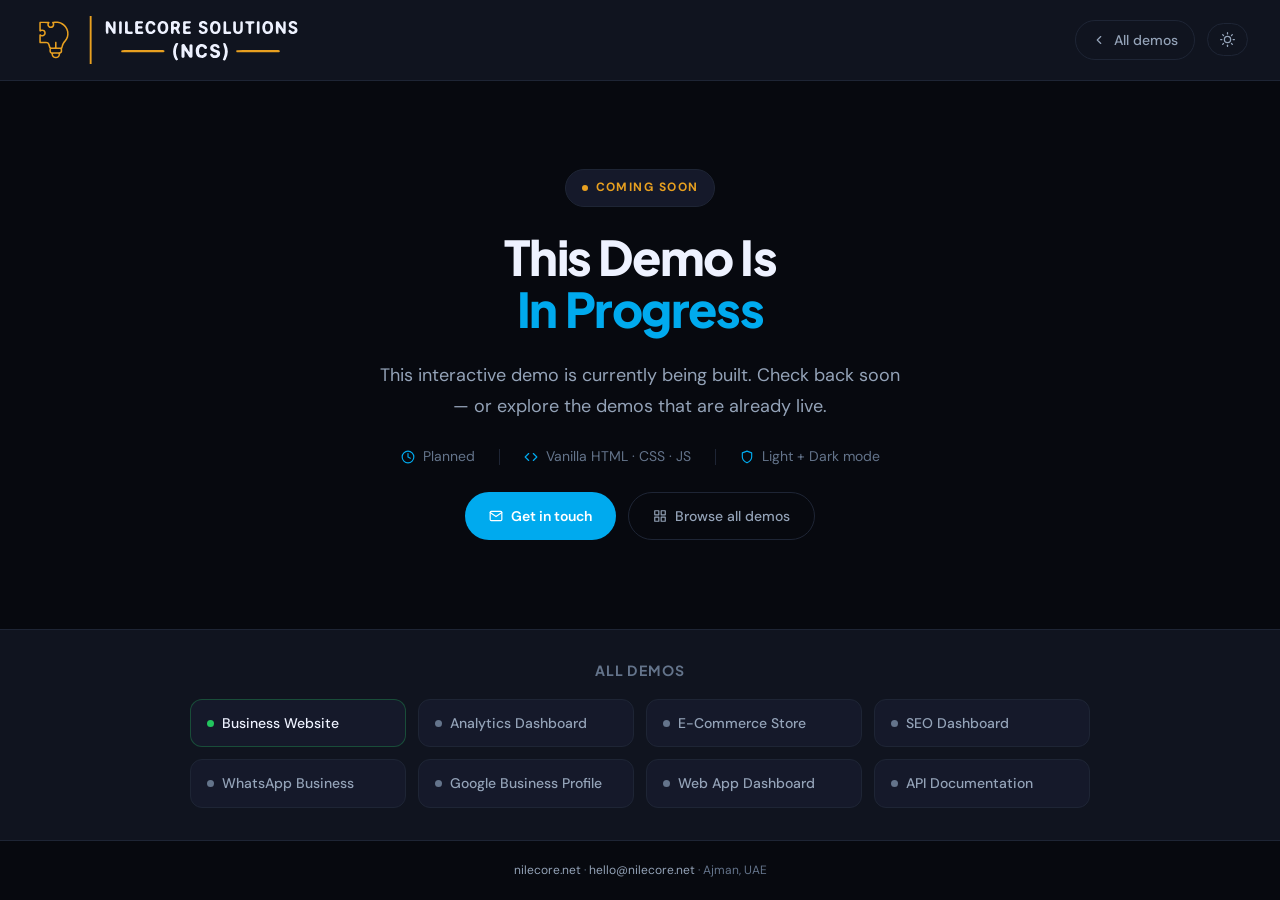
<file: coming-soon/index.html>
﻿<!doctype html>
<html lang="en" data-theme="dark">
  <head>
    <meta charset="UTF-8" />
    <meta name="viewport" content="width=device-width, initial-scale=1.0" />
    <title>Coming Soon — NileCore Solutions Demos</title>

    <link rel="icon" type="image/x-icon" href="../brand/favicon.ico" />
    <link rel="icon" type="image/svg+xml" href="../brand/favicon.svg" />
    <link
      rel="icon"
      type="image/png"
      sizes="32x32"
      href="../brand/favicon-32x32.png"
    />
    <link
      rel="icon"
      type="image/png"
      sizes="16x16"
      href="../brand/favicon-16x16.png"
    />
    <link
      rel="apple-touch-icon"
      sizes="180x180"
      href="../brand/apple-touch-icon.png"
    />
    <link rel="manifest" href="../brand/site.webmanifest" />

    <link rel="stylesheet" href="../styles/base.css" />
    <link rel="stylesheet" href="styles.css" />
  </head>
  <body>
    <svg
      xmlns="http://www.w3.org/2000/svg"
      class="svg-sprite"
      aria-hidden="true"
    >
      <defs>
        <symbol id="nc-icon" viewBox="0 0 296 296">
          <g transform="translate(-110 -179)">
            <path
              fill="var(--pharaoh-gold)"
              stroke="none"
              d=" M187.000092,203.685547   C198.495529,203.686768 209.491043,203.715256 220.486282,203.671814   C223.451828,203.660110 226.317886,203.916672 227.743088,206.933807   C229.101501,209.809540 228.073257,212.320465 226.158325,214.751373   C222.524185,219.364777 221.945892,224.567551 224.690918,229.722839   C227.445053,234.895264 232.021286,237.266037 237.965607,236.719452   C243.288269,236.230042 247.026047,233.476639 248.950287,228.554550   C250.852112,223.689804 250.022812,219.028320 246.938416,214.860275   C245.154724,212.449875 243.822983,209.952759 245.260590,207.036591   C246.825714,203.861725 249.891495,203.771317 253.002563,203.653442   C265.790619,203.168915 278.527710,202.202072 291.303772,204.584854   C323.676056,210.622375 350.694702,238.647354 355.415466,271.219604   C359.132385,296.865448 352.724365,319.754944 335.443054,338.764771   C325.817505,349.353088 320.415588,361.282745 317.310638,374.759277   C317.086761,375.730988 317.113708,376.902802 316.563019,377.634674   C311.510040,384.350067 313.179535,392.087311 313.320038,399.497131   C313.484711,408.184174 310.548370,414.771912 302.340790,418.432953   C300.294159,419.345856 299.442932,420.736176 299.268127,423.044098   C298.056946,439.035583 286.211700,450.165222 270.523315,450.227020   C254.247498,450.291077 242.281998,439.509827 240.894135,423.182709   C240.638214,420.172089 239.417923,418.773560 236.854935,417.703278   C231.500427,415.467224 228.438263,411.246155 227.566574,405.589630   C226.626022,399.486420 226.388916,393.343872 227.812012,387.254181   C228.036087,386.295319 228.673965,385.335175 228.047989,384.384399   C222.803146,376.418060 222.353409,366.742645 218.674011,358.181824   C215.769409,351.423615 211.070541,347.994354 204.030945,348.513641   C192.539688,349.361267 181.073837,347.887665 169.583740,348.720520   C160.905716,349.349579 159.038498,347.281158 159.019302,338.495728   C158.989822,325.001495 158.997742,311.507019 159.046021,298.012817   C159.080139,288.480927 163.312988,286.106659 171.590256,290.900726   C178.695175,295.015808 186.766083,293.077972 190.678009,286.317749   C194.491165,279.728271 192.390366,271.662506 185.618500,267.774323   C180.887466,265.057861 176.045120,265.240326 171.481110,268.341400   C168.667023,270.253479 165.937454,272.263733 162.350006,270.245483   C159.017288,268.370483 159.041916,265.109680 159.036850,261.917694   C159.010635,245.424683 158.973709,228.931503 159.024719,212.438660   C159.046494,205.395004 160.841690,203.723480 168.007553,203.693497   C174.171646,203.667709 180.335907,203.686646 187.000092,203.685547  M306.905090,220.622925   C291.766876,212.462128 275.623230,212.105911 258.508484,213.807159   C260.863037,221.981110 260.837769,229.258377 256.626465,236.118011   C252.333267,243.111053 245.835312,246.429581 237.977432,246.990082   C231.621780,247.443436 225.748734,245.496124 220.900009,241.221085   C212.610092,233.912018 211.527786,224.531586 214.075836,214.430496   C212.912537,214.021759 212.296021,213.619034 211.676941,213.615051   C198.688736,213.531555 185.700226,213.489395 172.711746,213.448303   C169.240143,213.437317 169.324966,215.919510 169.325180,218.332565   C169.326187,229.658798 169.302765,240.985123 169.352356,252.311127   C169.359314,253.897964 168.849442,255.664734 170.652847,257.384949   C178.023483,254.965240 185.463486,255.302353 192.265594,259.926514   C199.095444,264.569519 202.564285,271.228790 202.757446,279.364716   C202.918732,286.158203 200.346817,292.020752 195.287506,296.718689   C187.962387,303.520508 179.393661,304.197449 170.434280,301.536804   C169.048294,303.180542 169.339066,304.732025 169.335129,306.185883   C169.310791,315.180176 169.532272,324.181183 169.243256,333.166138   C169.097641,337.692932 170.869522,338.885773 175.095200,338.783661   C184.750183,338.550354 194.414658,338.698334 204.075241,338.710175   C216.657379,338.725555 223.212112,342.949066 227.806824,354.646545   C230.112396,360.516266 231.843338,366.623932 233.604919,372.690521   C234.692703,376.436646 236.765076,378.217133 240.778030,378.099792   C247.102051,377.914886 253.439270,377.894989 259.762695,378.081879   C263.679291,378.197632 265.050629,376.627472 264.977600,372.774994   C264.813538,364.117401 264.972473,355.453918 264.976990,346.792816   C264.979004,342.926331 265.204651,338.870178 270.316040,338.928467   C275.119843,338.983246 275.322021,342.845245 275.304565,346.557098   C275.262207,355.551208 275.371399,364.546722 275.254272,373.539490   C275.212860,376.718597 276.405548,378.102234 279.620453,378.056488   C285.948181,377.966400 292.290955,377.798553 298.603455,378.126465   C303.992340,378.406433 306.930237,376.546692 307.963226,371.008820   C310.839844,355.586365 318.084137,342.627502 328.662170,330.820740   C343.463959,314.299622 349.006653,294.108551 345.170654,272.271332   C341.136261,249.305191 328.270325,232.077606 306.905090,220.622925  M272.500000,388.301392   C264.690369,388.298187 256.880737,388.281372 249.071136,388.294830   C236.203110,388.317017 237.261551,387.004181 237.354416,400.637573   C237.398315,407.080475 240.076889,409.652740 246.529388,409.674652   C260.154510,409.720886 273.787994,409.392029 287.403198,409.762360   C304.191711,410.219055 302.941650,407.493958 302.942719,393.261139   C302.942993,389.696075 301.612579,388.179657 297.924774,388.254730   C289.786255,388.420380 281.641968,388.304382 272.500000,388.301392  M258.240051,436.358917   C263.544922,440.521667 269.696869,440.540955 275.821747,439.458649   C282.687347,438.245422 288.825836,430.826630 288.991364,424.368225   C289.055054,421.884094 288.411011,420.049103 285.538879,419.997803   C275.596008,419.820160 265.652832,419.648743 255.709045,419.535065   C251.984207,419.492493 250.877487,421.630737 251.256897,425.061493   C251.766891,429.673126 254.347763,432.989319 258.240051,436.358917  z"
            />
          </g>
        </symbol>

        <symbol id="nc-wordmark" viewBox="0 0 512 114">
          <g transform="translate(-388 -268)">
            <path
              fill="var(--pharaoh-gold)"
              stroke="none"
              d=" M401.023132,191.461935   C401.207458,194.062424 401.307983,196.254463 401.308197,198.446487   C401.316895,284.488305 401.316406,370.530137 401.317078,456.571970   C401.317078,457.355586 401.418365,458.153965 401.294037,458.919803   C401.023712,460.585118 402.168457,463.333950 399.037109,463.190289   C396.190308,463.059667 396.898315,460.414258 396.895264,458.686303   C396.831512,422.483101 396.810028,386.279755 396.809662,350.076466   C396.809113,298.827562 396.831207,247.578673 396.851929,196.329783   C396.852478,194.921778 396.704010,193.457380 397.054260,192.118735   C397.613525,189.981166 398.906189,189.148407 401.023132,191.461935  z"
            />
            <path
              fill="var(--text)"
              stroke="none"
              d=" M641.032593,344.643781   C641.015747,350.781782 641.064026,356.432844 640.954163,362.080793   C640.914124,364.139417 641.346802,366.650709 638.354065,367.276777   C635.576233,367.857923 633.601013,366.856641 632.145935,364.346113   C629.236572,359.326002 626.154480,354.405988 622.053284,349.508985   C622.053284,353.952955 622.047607,358.396924 622.055481,362.840894   C622.060120,365.463880 621.412292,367.485609 618.184875,367.353010   C615.282471,367.233777 614.720703,365.411054 614.736511,362.955396   C614.786865,355.145490 614.748901,347.335065 614.776428,339.524946   C614.783447,337.533338 614.609192,335.384687 617.392212,334.928480   C619.875610,334.521345 621.941650,334.908704 623.384094,337.311079   C626.515564,342.526990 629.764526,347.672376 633.792175,354.182783   C633.792175,348.234174 633.861572,343.820447 633.766357,339.410291   C633.708374,336.728071 634.276367,334.785505 637.487549,334.834852   C640.415161,334.879835 641.044006,336.739179 641.024841,339.170362   C641.011719,340.831953 641.030640,342.493818 641.032593,344.643781  z"
            />
            <path
              fill="var(--pharaoh-gold)"
              stroke="none"
              d=" M568.625427,348.675031   C570.234558,348.815259 571.415344,348.841901 572.536011,349.115095   C573.959229,349.461988 574.965393,350.389814 574.703735,351.974958   C574.481689,353.320417 573.331299,353.772382 572.099792,353.863752   C570.939270,353.949842 569.770935,353.955121 568.606079,353.955213   C538.461609,353.957197 508.317169,353.953992 478.172729,353.950757   C477.340027,353.950696 476.504059,353.986036 475.675323,353.925886   C473.915619,353.798078 471.606781,354.234205 471.588257,351.523115   C471.572540,349.226209 473.602600,349.226118 475.259857,349.110517   C477.914764,348.925336 480.574829,348.695508 483.232941,348.692640   C511.545380,348.661817 539.857849,348.672040 568.625427,348.675031  z"
            />
            <path
              fill="var(--pharaoh-gold)"
              stroke="none"
              d=" M842.722351,353.978376   C812.597229,353.964185 782.940247,353.951459 753.283203,353.937818   C751.783752,353.937116 750.281372,353.985090 748.785522,353.909284   C747.006409,353.819074 744.709961,354.139753 744.818481,351.396406   C744.910706,349.065931 746.979553,349.233259 748.614014,349.191541   C756.937805,348.978956 765.262390,348.682600 773.587524,348.651929   C795.913330,348.569623 818.239502,348.607618 840.565552,348.598218   C841.398621,348.597852 842.237488,348.538038 843.063660,348.614332   C845.302002,348.821149 848.446472,348.329114 848.348450,351.623151   C848.255859,354.733503 845.185974,353.712964 842.722351,353.978376  z"
            />
            <path
              fill="var(--text)"
              stroke="none"
              d=" M693.690186,353.888227   C692.378357,353.479475 691.424194,353.182661 690.489685,352.833448   C684.674866,350.660322 682.044434,346.836347 683.058105,342.052961   C684.053406,337.356336 688.635071,334.250837 694.485352,334.307477   C700.926941,334.369855 704.371582,337.098005 705.323792,343.117444   C702.780823,344.468152 700.398499,345.660413 698.256592,342.222822   C697.285522,340.664503 695.486084,340.487806 693.769043,340.627515   C692.180481,340.756788 690.762695,341.308179 690.479309,343.108503   C690.236938,344.648664 691.158936,345.687910 692.486267,346.205457   C695.271790,347.291517 698.124451,348.204420 700.919250,349.267835   C704.791992,350.741529 706.628723,353.528028 706.536255,357.743848   C706.445923,361.861097 704.622925,364.691419 700.945679,366.421918   C692.562744,370.367017 683.331177,366.244794 682.618896,357.983839   C685.293274,356.606183 687.740234,355.942823 689.707214,359.304822   C690.616028,360.858228 692.242432,361.404981 693.997559,361.430006   C696.035156,361.459058 698.202332,361.472730 698.943604,359.044782   C699.723694,356.489759 697.849670,355.494031 695.929382,354.667066   C695.319153,354.404279 694.681824,354.204511 693.690186,353.888227  z"
            />
            <path
              fill="var(--text)"
              stroke="none"
              d=" M436.546265,310.008222   C433.877319,304.698682 435.442719,299.313520 435.045288,294.075757   C434.819427,291.098920 434.955353,288.084485 435.089447,285.094221   C435.174316,283.201063 434.738403,280.862897 437.559784,280.370923   C439.977539,279.949293 441.698669,280.920820 442.952820,283.028882   C445.896851,287.977521 448.923401,292.877088 452.674011,299.041425   C452.674011,293.336957 452.628937,289.075727 452.694427,284.816205   C452.723969,282.898115 452.295807,280.545148 455.351044,280.431562   C458.304321,280.321760 458.378815,282.455671 458.383698,284.520215   C458.401001,291.842390 458.388947,299.164747 458.354553,306.486860   C458.346802,308.141401 458.476929,309.967481 456.215271,310.395673   C454.236755,310.770215 452.569305,310.242597 451.476532,308.457136   C448.361084,303.366895 445.268616,298.262617 441.271362,293.171491   C441.271362,297.498182 441.229584,301.825422 441.285614,306.151380   C441.324951,309.187940 440.453949,311.105024 436.546265,310.008222  z"
            />
            <path
              fill="var(--text)"
              stroke="none"
              d=" M839.768799,309.460981   C838.203796,300.695692 839.081360,292.208936 838.975464,283.743543   C838.956055,282.193494 839.351990,280.709455 841.279358,280.414136   C843.425415,280.085309 845.228821,280.560377 846.436157,282.555555   C849.536194,287.678571 852.661499,292.786329 856.616455,299.278638   C856.616455,293.645673 856.557922,289.348920 856.641785,285.054914   C856.681885,283.003034 856.123840,280.355878 859.556763,280.428785   C862.548889,280.492292 862.298462,282.793714 862.309448,284.765455   C862.349365,291.926679 862.352417,299.088361 862.321228,306.249647   C862.314148,307.873395 862.571838,309.787946 860.375916,310.323041   C858.227173,310.846631 856.424561,310.208356 855.226746,308.240674   C852.204407,303.275617 849.186218,298.307966 845.195251,293.393659   C845.195251,297.727766 845.227783,302.062147 845.185242,306.395856   C845.149841,310.000867 843.507385,311.299512 839.768799,309.460981  z"
            />
            <path
              fill="var(--text)"
              stroke="none"
              d=" M665.550110,367.663770   C655.029175,367.982526 649.932007,363.554456 648.846741,353.579023   C647.765930,343.644819 652.153870,336.293836 660.169434,334.610517   C666.005981,333.384748 672.233459,335.843275 674.437744,340.375257   C675.284546,342.116376 676.587158,344.392286 673.985352,345.507642   C672.206665,346.270063 669.661133,347.066511 668.338501,344.293806   C667.011292,341.511365 664.844971,340.293012 661.846863,340.890455   C658.547485,341.547925 657.576111,344.131605 656.879456,347.055585   C656.037537,350.589033 656.108948,354.045423 657.442261,357.365552   C659.317871,362.035505 665.257935,363.070264 667.753357,358.840589   C669.797913,355.375043 672.028687,355.982984 674.787292,356.704298   C675.644775,362.525129 673.392700,365.285261 665.550110,367.663770  z"
            />
            <path
              fill="var(--text)"
              stroke="none"
              d=" M589.904785,282.894514   C593.331543,279.304609 603.989807,279.322980 607.956299,282.461133   C612.089172,285.730939 612.399719,290.897047 608.481018,296.637433   C607.248657,298.442609 607.283203,299.851423 608.134094,301.665479   C609.315186,304.183546 611.169617,306.422071 611.569214,309.613386   C607.777283,311.635725 605.692383,310.107160 603.749878,306.687696   C602.200195,303.959760 602.136536,299.562208 597.339905,299.491590   C595.475159,301.776411 596.444214,304.361890 596.258972,306.737806   C596.101990,308.751264 595.739014,310.405012 593.299316,310.500257   C590.715576,310.601118 589.780762,309.125257 589.787598,306.757581   C589.810242,298.957990 589.821106,291.158399 589.904785,282.894514  M604.557129,288.498548   C603.364014,285.517499 600.851135,285.711988 598.350098,285.954511   C596.966003,286.088758 596.264893,287.049848 596.377319,288.315290   C596.560303,290.374860 594.995850,293.429761 598.409424,293.977796   C601.758606,294.515546 604.760010,293.683820 604.557129,288.498548  z"
            />
            <path
              fill="var(--text)"
              stroke="none"
              d=" M810.766785,283.331068   C815.232788,279.336957 820.054749,279.013410 824.961792,281.041639   C829.974731,283.113630 831.738220,287.610670 832.225891,292.631025   C832.563293,296.104688 832.413696,299.587781 831.147705,302.930219   C829.251465,307.936536 825.138367,310.777723 819.651550,310.833356   C814.520508,310.885389 810.157410,308.239179 808.352722,303.416089   C805.776001,296.529584 805.909851,289.788953 810.766785,283.331068  M824.409363,302.231641   C826.220154,298.450788 826.098022,294.464521 825.330383,290.528577   C824.782166,287.717817 823.086060,285.751569 819.897888,285.607587   C816.741211,285.465009 814.945923,287.121076 814.036072,289.956281   C812.941589,293.367048 812.890015,296.855421 813.914001,300.241773   C815.583679,305.763410 819.394287,306.700330 824.409363,302.231641  z"
            />
            <path
              fill="var(--text)"
              stroke="none"
              d=" M561.283325,283.925550   C565.890442,279.390119 571.042175,278.877149 576.310059,281.182905   C581.505859,283.457105 582.956726,288.317823 583.289734,293.538557   C583.524658,297.221204 583.337524,300.867841 581.566223,304.254499   C579.149353,308.875349 575.287903,310.992933 570.151978,310.829359   C564.953125,310.663831 561.173096,308.129621 559.379028,303.309247   C556.945129,296.769758 556.980530,290.271497 561.283325,283.925550  M565.422546,301.430524   C566.566345,304.262769 568.639709,305.636762 571.689941,305.163526   C574.843323,304.674329 576.038391,302.208600 576.525024,299.515058   C577.087280,296.403211 577.151001,293.180799 576.333008,290.099561   C575.583862,287.277692 573.594543,285.391553 570.581116,285.433149   C567.813660,285.471357 566.070312,287.177686 565.246643,289.880964   C564.145691,293.494184 564.034729,297.070325 565.422546,301.430524  z"
            />
            <path
              fill="var(--text)"
              stroke="none"
              d=" M682.658325,298.276258   C682.670410,295.669538 682.538696,293.498243 682.752930,291.361616   C683.471680,284.193799 688.373779,279.843183 695.375427,280.009016   C702.349365,280.174116 706.963196,284.786878 707.326721,292.014173   C707.418274,293.834699 707.430115,295.664228 707.373291,297.486341   C707.117615,305.685987 702.857971,310.502393 695.636841,310.813215   C688.252808,311.131025 683.905823,307.078474 682.658325,298.276258  M692.007263,286.362409   C688.855286,289.980695 687.834412,298.100599 690.038818,302.151990   C691.156311,304.205884 692.793030,305.403913 695.246887,305.245588   C697.859741,305.076978 699.693665,303.717145 700.414124,301.294477   C701.408508,297.950483 701.848022,294.544965 700.920471,291.023359   C699.705811,286.411664 697.641418,285.060956 692.007263,286.362409  z"
            />
            <path
              fill="var(--text)"
              stroke="none"
              d=" M511.094971,280.252302   C514.235168,280.257825 516.896729,280.244642 519.557800,280.276655   C521.424805,280.299116 523.406799,280.258131 523.483826,282.916364   C523.570435,285.909131 521.385376,285.813886 519.347595,285.863386   C517.851135,285.899732 516.354065,285.925062 514.857239,285.923688   C512.681824,285.921705 511.427734,286.826734 511.339600,289.154310   C511.245148,291.648664 512.650452,292.285169 514.794495,292.263410   C516.455444,292.246534 518.120605,292.303266 519.778320,292.412153   C521.359802,292.515974 522.159119,293.450269 522.160278,295.025983   C522.161438,296.584547 521.393372,297.535261 519.818604,297.703931   C518.828918,297.809949 517.828491,297.821943 516.832275,297.861280   C511.170380,298.084913 511.080780,298.189588 511.642944,304.249921   C514.425049,305.543195 517.453674,304.269788 520.343567,304.749067   C522.179871,305.053602 524.140869,305.125867 524.093018,307.738904   C524.046143,310.297620 522.195435,310.592725 520.281921,310.622388   C516.623657,310.679182 512.963501,310.600324 509.305023,310.648481   C505.868011,310.693708 504.655548,308.948652 504.716217,305.659864   C504.835815,299.174909 504.966187,292.676984 504.683685,286.202283   C504.487854,281.713422 505.945435,279.556989 511.094971,280.252302  z"
            />
            <path
              fill="var(--text)"
              stroke="none"
              d=" M660.892334,301.888685   C661.970764,303.685895 663.119568,304.897657 664.903992,305.140394   C667.082092,305.436628 669.496521,305.670728 670.443481,303.082868   C671.448608,300.336103 669.390869,299.216566 667.265747,298.359113   C664.955078,297.426771 662.534058,296.710523 660.341125,295.557630   C657.233093,293.923597 655.947083,291.086683 656.292297,287.630537   C656.661987,283.929243 658.766785,281.537000 662.307495,280.459882   C667.281128,278.946821 672.899170,280.371198 675.019836,283.738996   C675.888245,285.117963 677.044800,286.801649 675.283081,288.176404   C673.890320,289.263257 672.207031,289.173536 670.765625,287.791212   C669.939270,286.998731 669.034851,286.218824 668.028809,285.696882   C665.938110,284.612134 663.938049,285.099103 662.904846,287.151746   C661.786194,289.374128 663.592041,290.514539 665.316406,291.276990   C667.744629,292.350629 670.382263,293.004224 672.701233,294.260297   C677.735962,296.987348 678.693176,303.174970 674.937988,307.427137   C670.799438,312.113416 661.373474,312.031721 657.471802,307.223859   C656.317566,305.801557 655.001709,304.101362 656.164307,302.279310   C657.177368,300.691694 659.007324,300.896985 660.892334,301.888685  z"
            />
            <path
              fill="var(--text)"
              stroke="none"
              d=" M883.250488,303.803541   C884.586182,300.470594 882.743896,299.274091 880.340271,298.354505   C878.017639,297.465894 875.561157,296.766004 873.459656,295.493787   C868.946960,292.761793 868.189331,286.835157 871.614014,282.986738   C875.439270,278.688184 884.887268,278.961133 888.162476,283.488325   C889.165466,284.874860 890.154419,286.616498 888.796082,288.009290   C887.392822,289.448286 885.419556,289.286817 883.949768,287.713972   C883.025085,286.724409 882.127136,285.745008 880.803650,285.360486   C878.604614,284.721601 876.654358,285.353315 875.779602,287.423749   C874.948547,289.390790 876.613464,290.500501 878.163513,291.174940   C880.139160,292.034528 882.251282,292.574537 884.260071,293.365339   C888.446350,295.013349 890.630005,298.042249 890.293213,302.634534   C889.963074,307.136976 887.054138,309.362531 883.055054,310.450422   C878.058472,311.809675 872.419495,310.002088 870.100891,306.301679   C869.242432,304.931653 867.930298,303.143323 869.687561,301.871503   C871.290649,300.711286 873.451843,300.335187 874.906006,302.599714   C877.078979,305.983686 879.869385,306.048902 883.250488,303.803541  z"
            />
            <path
              fill="var(--text)"
              stroke="none"
              d=" M737.701294,292.545118   C737.707397,289.562787 737.702087,287.070295 737.721802,284.578046   C737.738281,282.489606 737.845703,280.471815 740.725647,280.406537   C743.515198,280.343275 744.008728,282.222089 744.041077,284.365674   C744.111267,289.017133 744.049377,293.670576 744.115967,298.322126   C744.162109,301.548292 744.130920,305.038709 748.656616,305.182996   C753.362122,305.333021 754.446045,301.962751 754.591370,298.209943   C754.771240,293.563886 754.651550,288.906599 754.683838,284.254285   C754.697021,282.352247 754.796936,280.473493 757.429321,280.428693   C760.012146,280.384717 760.338806,282.143781 760.343018,284.113080   C760.354858,289.596143 760.476990,295.083600 760.302490,300.561231   C760.098755,306.954816 756.366455,310.471601 749.819214,310.803022   C743.091064,311.143629 738.622192,307.780256 737.866272,301.499982   C737.530762,298.712110 737.739197,295.858716 737.701294,292.545118  z"
            />
            <path
              fill="var(--text)"
              stroke="none"
              d=" M535.640625,294.734785   C535.869202,296.934156 536.038818,298.763807 536.439392,300.541425   C536.947632,302.796491 538.259338,304.484174 540.606018,305.053358   C542.973328,305.627485 544.996704,304.850660 546.188843,302.768720   C547.622009,300.265851 549.762634,299.275281 551.914062,300.957563   C554.250122,302.784223 552.185669,304.967847 551.035950,306.612928   C546.857422,312.591810 536.216370,312.191724 532.023254,306.004133   C528.295532,300.503309 528.216553,290.663557 531.797119,285.074110   C534.428345,280.966535 538.331909,279.588575 542.940552,279.890027   C547.031006,280.157606 550.307068,281.938489 552.090454,285.800733   C552.685425,287.089246 553.617554,288.690443 551.731995,289.731733   C550.243530,290.553754 548.364014,291.197767 547.261719,289.393384   C545.492554,286.497358 543.358765,284.860456 539.882324,285.992658   C536.261169,287.172040 536.387451,290.456556 535.867920,293.360548   C535.809265,293.688184 535.745605,294.014875 535.640625,294.734785  z"
            />
            <path
              fill="var(--text)"
              stroke="none"
              d=" M624.864807,299.460065   C623.749573,304.423444 625.899963,305.466108 630.167969,305.288343   C632.586365,305.187604 637.121338,302.888685 637.031006,307.948102   C636.953796,312.274000 632.701660,310.592603 630.273499,310.595045   C616.146790,310.609205 618.945435,311.628217 618.677124,298.947950   C618.575256,294.131238 618.751526,289.308607 618.644409,284.492109   C618.579956,281.594343 619.641663,280.165784 622.682556,280.260175   C626.500793,280.378766 630.325317,280.281293 634.145996,280.343641   C635.823975,280.371015 637.051331,281.084028 637.083191,282.988599   C637.114868,284.880109 635.971924,285.654676 634.255310,285.721754   C632.097534,285.806074 629.936890,285.836957 627.777222,285.847394   C625.514160,285.858320 624.482666,286.947858 624.446838,289.220289   C624.407410,291.717573 625.819153,292.325544 627.949097,292.289136   C629.609131,292.260755 631.271912,292.312299 632.931763,292.374250   C634.473999,292.431837 635.418945,293.179609 635.494629,294.806287   C635.578186,296.601789 634.753662,297.474256 632.936646,297.791517   C630.275574,298.256147 627.261108,296.655836 624.864807,299.460065  z"
            />
            <path
              fill="var(--text)"
              stroke="none"
              d=" M713.745239,332.775556   C716.900208,331.726789 718.752380,332.729108 720.146484,335.337385   C726.428528,347.090955 726.426331,358.754713 719.969849,370.423322   C718.354370,373.342969 716.400879,374.781324 712.790527,371.823041   C715.968872,365.074354 718.274048,357.975385 717.837158,350.131605   C717.497742,344.037153 714.326416,338.845685 713.745239,332.775556  z"
            />
            <path
              fill="var(--text)"
              stroke="none"
              d=" M766.252319,284.240705   C765.647583,281.103437 767.183716,280.297986 769.555298,280.297925   C774.541626,280.297773 779.528015,280.269849 784.514160,280.298505   C786.232971,280.308393 787.961609,280.468183 788.105652,282.781965   C788.266724,285.368482 786.494751,285.892042 784.526184,285.765089   C780.756653,285.522016 780.147705,287.638166 780.223755,290.753736   C780.349487,295.903211 780.248047,301.058332 780.231262,306.211042   C780.224487,308.292829 780.119690,310.381940 777.315063,310.515638   C774.321350,310.658308 773.787109,308.679944 773.799927,306.255994   C773.825378,301.435804 773.657104,296.608289 773.872681,291.797437   C774.048401,287.876630 773.281799,285.235975 768.554504,285.678998   C767.882080,285.741956 767.134644,285.003705 766.252319,284.240705  z"
            />
            <path
              fill="var(--text)"
              stroke="none"
              d=" M595.432861,358.750165   C593.832153,350.105848 595.947632,342.565198 599.707886,335.348768   C601.253967,332.381391 603.496948,331.485853 607.294983,333.377119   C600.130981,346.094800 599.483887,358.933637 606.920105,371.553724   C603.777466,374.403150 601.670044,373.969587 599.871460,370.748914   C597.833252,367.099164 596.277039,363.292310 595.432861,358.750165  z"
            />
            <path
              fill="var(--text)"
              stroke="none"
              d=" M480.710724,296.555799   C480.719971,292.072706 480.726257,288.086439 480.741211,284.100202   C480.748688,282.113203 481.114655,280.443952 483.647430,280.352674   C486.265045,280.258375 487.192535,281.665937 487.193726,284.039869   C487.196350,289.188673 487.507416,294.359510 487.129211,299.479719   C486.796356,303.985639 488.583862,305.267316 492.800293,305.246290   C494.986877,305.235395 499.008331,303.306989 499.056000,307.646253   C499.105225,312.129438 494.971924,310.568860 492.534546,310.592634   C478.461151,310.729810 481.012024,311.413495 480.716614,299.045789   C480.700745,298.381727 480.712463,297.717054 480.710724,296.555799  z"
            />
            <path
              fill="var(--text)"
              stroke="none"
              d=" M714.660889,292.578504   C714.667542,289.418348 714.670959,286.753889 714.682739,284.089521   C714.691406,282.120710 714.940491,280.400159 717.560852,280.370557   C720.045288,280.342512 720.763855,281.935834 720.800049,283.909925   C720.906921,289.735792 720.864380,295.564283 720.898193,301.391675   C720.903870,302.368635 720.998718,303.345045 721.051636,304.307508   C723.554932,305.843519 726.049561,304.851819 728.476074,304.831403   C730.552979,304.813886 732.734131,304.828474 732.770325,307.689619   C732.801819,310.185987 730.883728,310.495100 728.946777,310.602430   C728.614380,310.620862 728.280884,310.634565 727.948120,310.630781   C711.709717,310.446119 715.064270,312.325208 714.666626,298.069990   C714.620239,296.405988 714.660889,294.739576 714.660889,292.578504  z"
            />
            <path
              fill="var(--text)"
              stroke="none"
              d=" M793.778809,291.591047   C793.809998,288.444074 793.794800,285.790296 793.891418,283.140577   C793.955688,281.381177 794.938538,280.440412 796.745239,280.385969   C798.677124,280.327802 800.109863,281.034742 800.126160,283.120435   C800.190735,291.408185 800.184998,299.696973 800.126282,307.984815   C800.113037,309.852430 798.768311,310.503187 797.075195,310.496198   C794.776550,310.486677 793.827271,309.169752 793.819397,307.009534   C793.801392,302.035016 793.792480,297.060499 793.778809,291.591047  z"
            />
            <path
              fill="var(--text)"
              stroke="none"
              d=" M466.661041,298.541669   C466.663940,293.559125 466.643494,289.071546 466.681519,284.584516   C466.698456,282.584150 466.530945,280.432600 469.534637,280.347669   C472.306244,280.269330 472.914429,282.054029 472.922180,284.227521   C472.948822,291.705396 472.924957,299.183820 472.855011,306.661451   C472.834137,308.893293 472.025085,310.618299 469.346558,310.454236   C466.793030,310.297895 466.667328,308.450452 466.675110,306.515760   C466.685150,304.022901 466.667358,301.529859 466.661041,298.541669  z"
            />
          </g>
        </symbol>
      </defs>
    </svg>

    <!-- Header -->
    <header class="site-header">
      <a
        href="../index.html"
        class="logo-link"
        aria-label="NileCore Solutions — Demo Gallery"
      >
        <svg
          class="logo-icon"
          aria-hidden="true"
          focusable="false"
          viewBox="0 0 296 296"
        >
          <use href="#nc-icon" />
        </svg>
        <svg
          class="logo-wordmark"
          aria-hidden="true"
          focusable="false"
          viewBox="0 0 512 114"
        >
          <use href="#nc-wordmark" />
        </svg>
      </a>
      <div class="header-actions">
        <a href="../index.html" class="btn-back">
          <svg
            width="14"
            height="14"
            viewBox="0 0 24 24"
            fill="none"
            stroke="currentColor"
            stroke-width="2"
            stroke-linecap="round"
            stroke-linejoin="round"
          >
            <polyline points="15 18 9 12 15 6" />
          </svg>
          All demos
        </a>
        <button
          class="theme-toggle"
          data-theme-toggle
          aria-label="Toggle theme"
        ></button>
      </div>
    </header>

    <!-- Hero -->
    <main class="hero">
      <span class="coming-soon-badge">Coming Soon</span>

      <h1 class="demo-name" id="js-demo-name">
        This Demo Is<br /><em>In Progress</em>
      </h1>

      <p class="demo-description" id="js-demo-desc">
        This interactive demo is currently being built. Check back soon — or
        explore the demos that are already live.
      </p>

      <div class="meta-row">
        <span class="meta-item">
          <svg
            width="14"
            height="14"
            viewBox="0 0 24 24"
            fill="none"
            stroke="currentColor"
            stroke-width="2"
            stroke-linecap="round"
            stroke-linejoin="round"
          >
            <circle cx="12" cy="12" r="10" />
            <polyline points="12 6 12 12 16 14" />
          </svg>
          <span id="js-hours">Planned</span>
        </span>
        <div class="divider"></div>
        <span class="meta-item">
          <svg
            width="14"
            height="14"
            viewBox="0 0 24 24"
            fill="none"
            stroke="currentColor"
            stroke-width="2"
            stroke-linecap="round"
            stroke-linejoin="round"
          >
            <polyline points="16 18 22 12 16 6" />
            <polyline points="8 6 2 12 8 18" />
          </svg>
          Vanilla HTML · CSS · JS
        </span>
        <div class="divider"></div>
        <span class="meta-item">
          <svg
            width="14"
            height="14"
            viewBox="0 0 24 24"
            fill="none"
            stroke="currentColor"
            stroke-width="2"
            stroke-linecap="round"
            stroke-linejoin="round"
          >
            <path d="M12 22s8-4 8-10V5l-8-3-8 3v7c0 6 8 10 8 10z" />
          </svg>
          Light + Dark mode
        </span>
      </div>

      <div class="cta-group">
        <a href="mailto:hello@nilecore.net" class="btn-primary">
          <svg
            width="14"
            height="14"
            viewBox="0 0 24 24"
            fill="none"
            stroke="currentColor"
            stroke-width="2"
            stroke-linecap="round"
            stroke-linejoin="round"
          >
            <path
              d="M4 4h16c1.1 0 2 .9 2 2v12c0 1.1-.9 2-2 2H4c-1.1 0-2-.9-2-2V6c0-1.1.9-2 2-2z"
            />
            <polyline points="22,6 12,13 2,6" />
          </svg>
          Get in touch
        </a>
        <a href="../index.html" class="btn-ghost">
          <svg
            width="14"
            height="14"
            viewBox="0 0 24 24"
            fill="none"
            stroke="currentColor"
            stroke-width="2"
            stroke-linecap="round"
            stroke-linejoin="round"
          >
            <rect x="3" y="3" width="7" height="7" />
            <rect x="14" y="3" width="7" height="7" />
            <rect x="14" y="14" width="7" height="7" />
            <rect x="3" y="14" width="7" height="7" />
          </svg>
          Browse all demos
        </a>
      </div>
    </main>

    <!-- Demo Status Strip -->
    <section class="status-strip">
      <div class="status-strip-inner">
        <h2>All Demos</h2>
        <div class="demos-grid" id="js-demos-grid"></div>
      </div>
    </section>

    <!-- Footer -->
    <footer class="site-footer">
      <a href="https://nilecore.net">nilecore.net</a> ·
      <a href="mailto:hello@nilecore.net">hello@nilecore.net</a> · Ajman, UAE
    </footer>

    <script src="../scripts/theme.js" defer></script>
    <script src="../scripts/demos.js" defer></script>
    <script src="app.js" defer></script>
  </body>
</html>
</file>
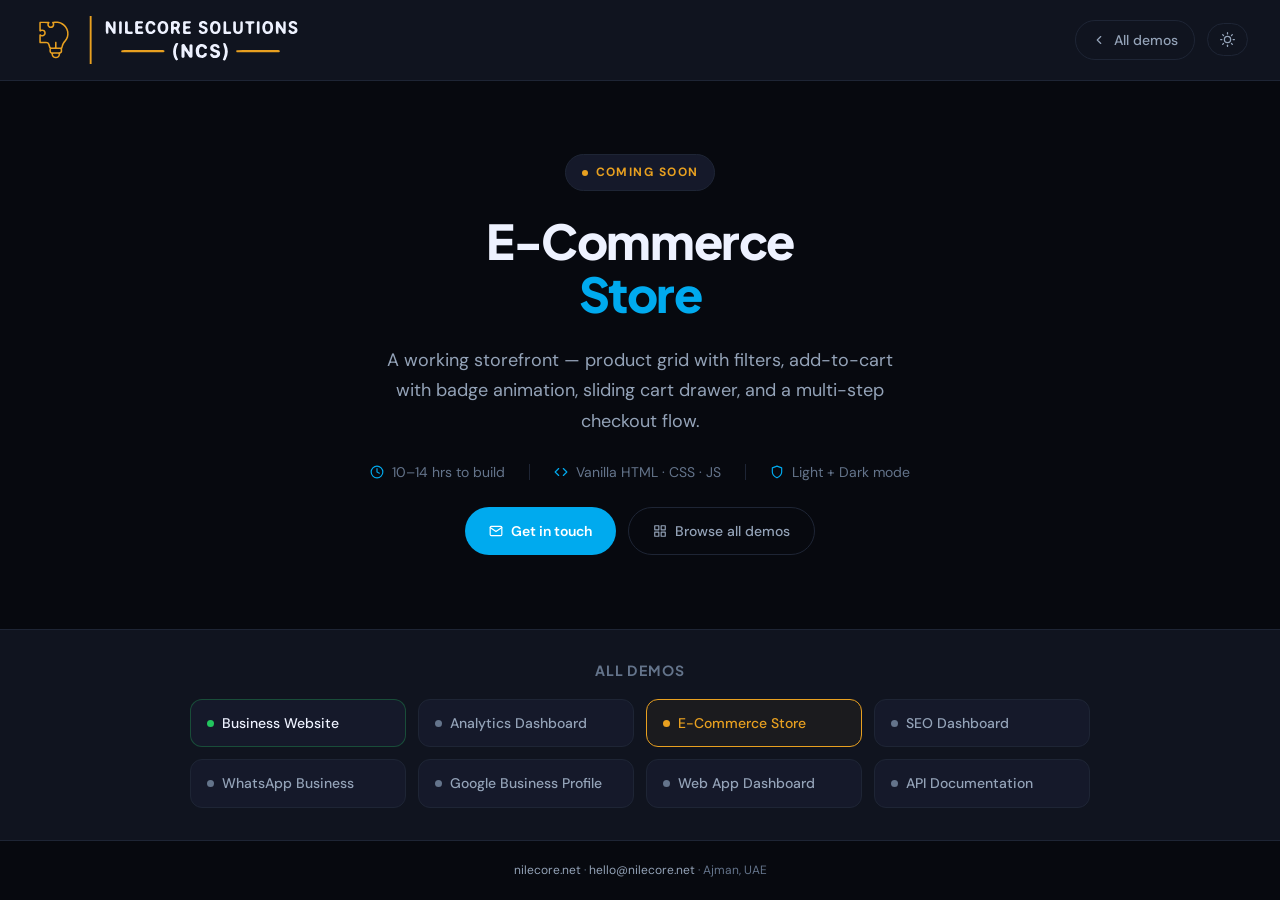
<file: ecommerce-store/index.html>
<!DOCTYPE html>
<html lang="en" data-redirect="../coming-soon/index.html?demo=ecommerce-store">
<head>
  <meta charset="UTF-8" />
  <meta name="viewport" content="width=device-width, initial-scale=1.0" />
  <title>Coming Soon — NileCore Solutions</title>
  <script src="../scripts/redirect.js"></script>
</head>
<body></body>
</html>
</file>
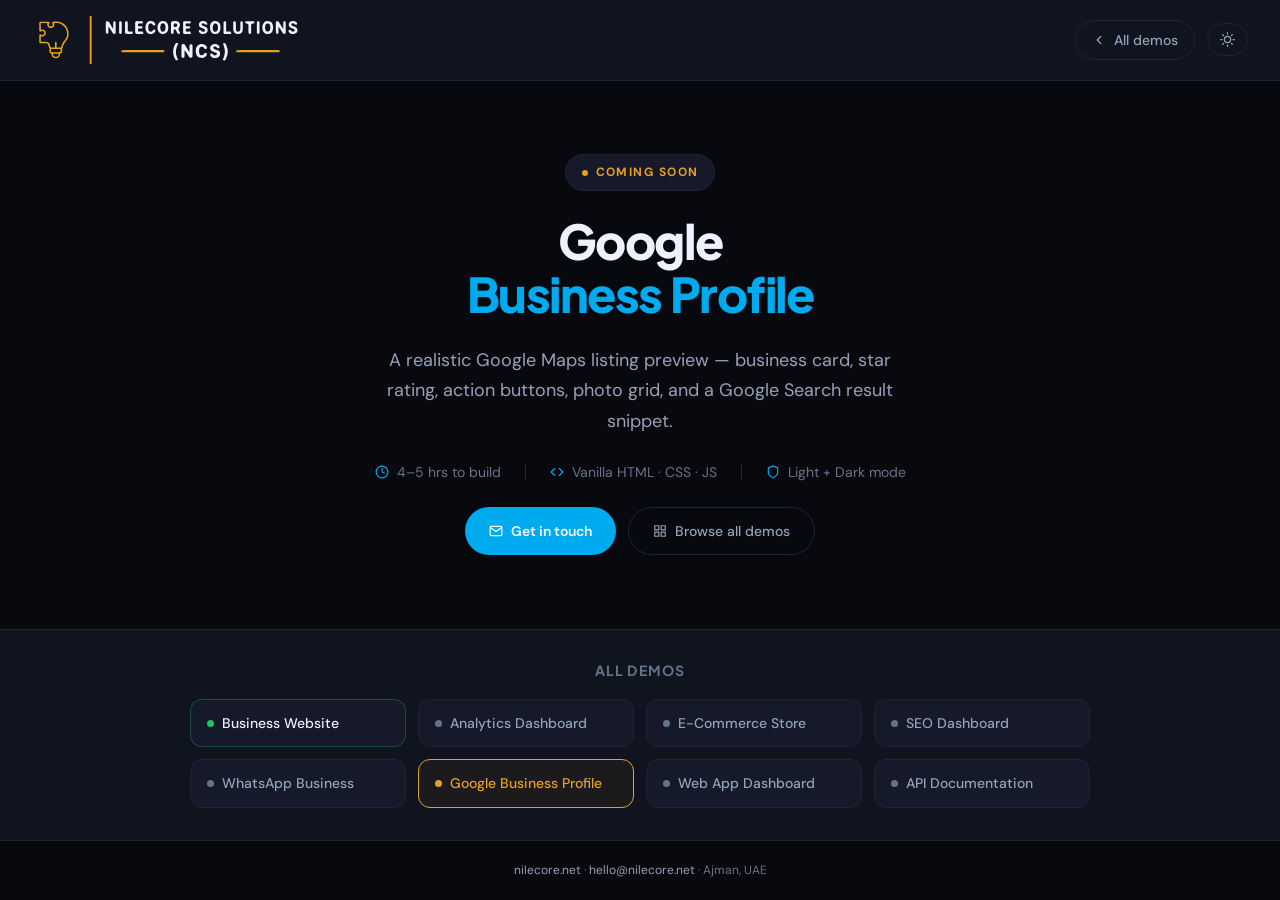
<file: google-business-profile/index.html>
<!DOCTYPE html>
<html lang="en" data-redirect="../coming-soon/index.html?demo=google-business-profile">
<head>
  <meta charset="UTF-8" />
  <meta name="viewport" content="width=device-width, initial-scale=1.0" />
  <title>Coming Soon — NileCore Solutions</title>
  <script src="../scripts/redirect.js"></script>
</head>
<body></body>
</html>
</file>
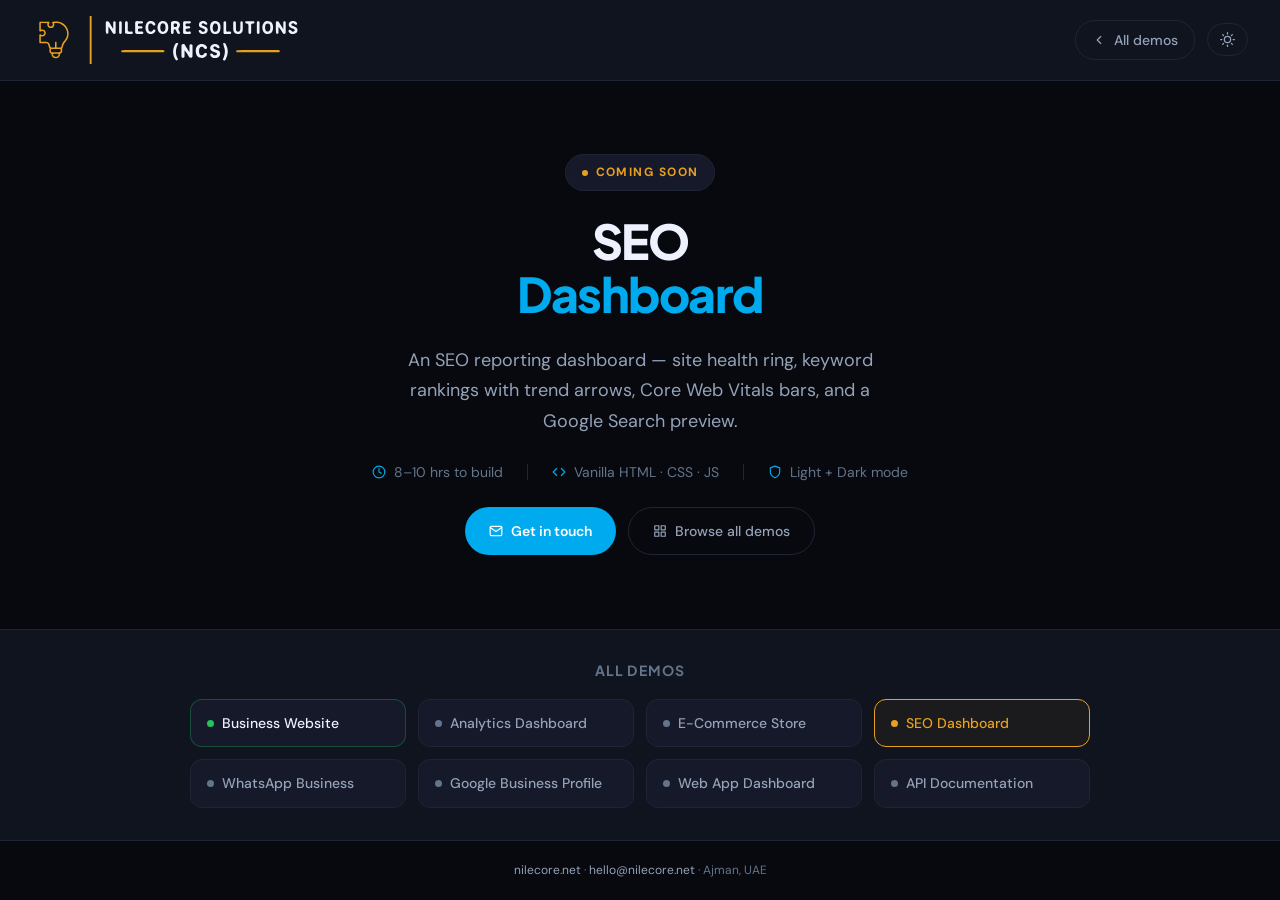
<file: seo-dashboard/index.html>
<!DOCTYPE html>
<html lang="en" data-redirect="../coming-soon/index.html?demo=seo-dashboard">
<head>
  <meta charset="UTF-8" />
  <meta name="viewport" content="width=device-width, initial-scale=1.0" />
  <title>Coming Soon — NileCore Solutions</title>
  <script src="../scripts/redirect.js"></script>
</head>
<body></body>
</html>
</file>
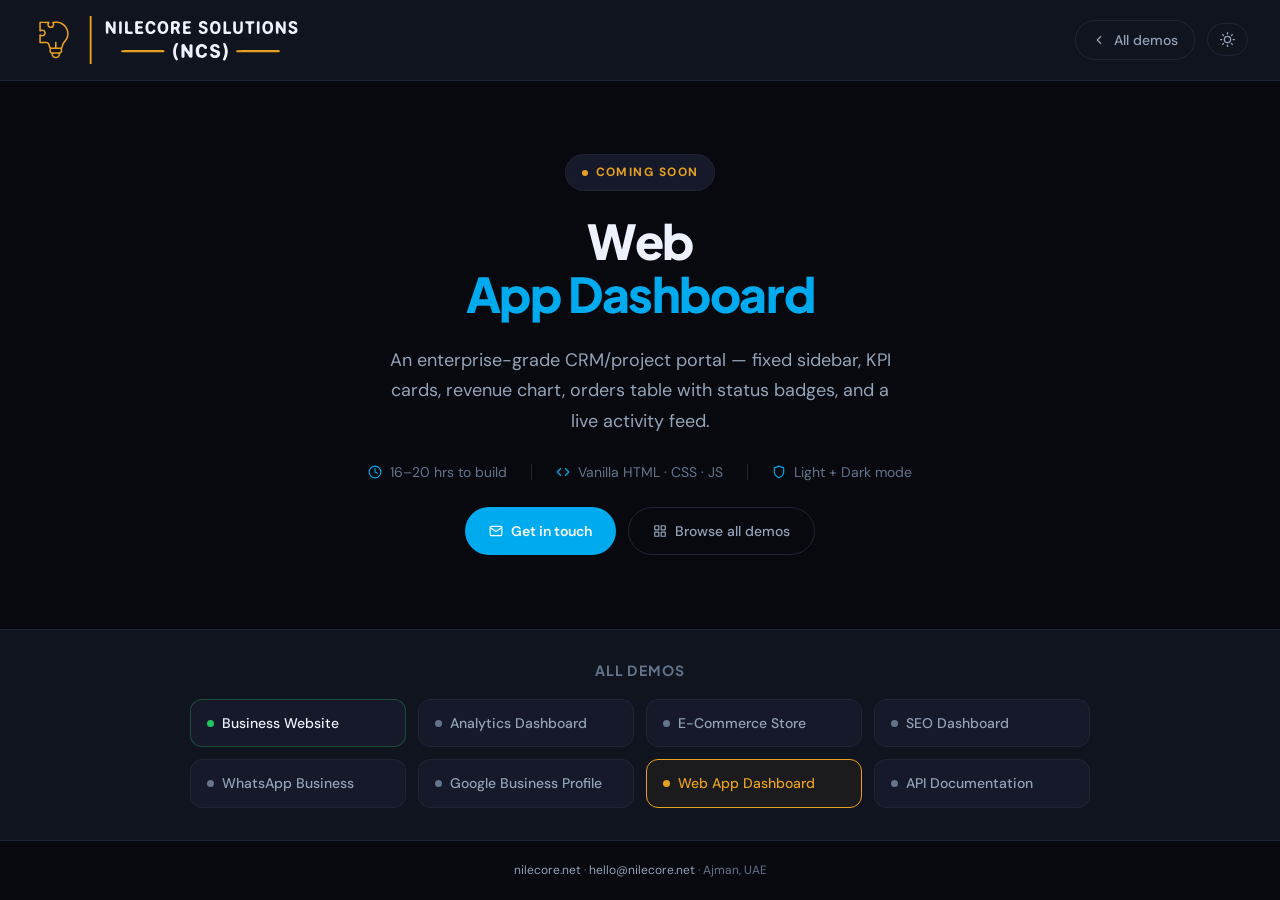
<file: web-app-dashboard/index.html>
<!DOCTYPE html>
<html lang="en" data-redirect="../coming-soon/index.html?demo=web-app-dashboard">
<head>
  <meta charset="UTF-8" />
  <meta name="viewport" content="width=device-width, initial-scale=1.0" />
  <title>Coming Soon — NileCore Solutions</title>
  <script src="../scripts/redirect.js"></script>
</head>
<body></body>
</html>
</file>
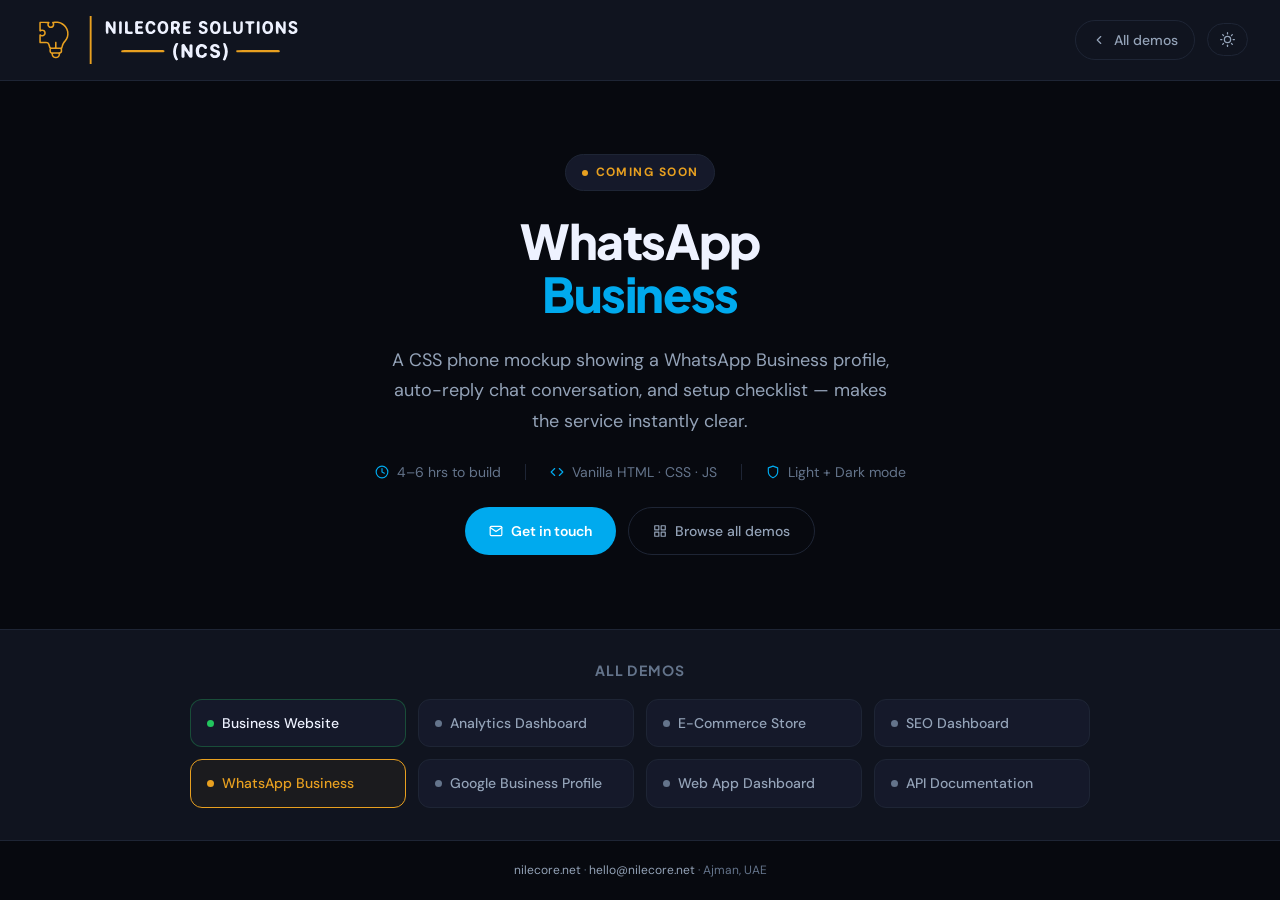
<file: whatsapp-business/index.html>
<!DOCTYPE html>
<html lang="en" data-redirect="../coming-soon/index.html?demo=whatsapp-business">
<head>
  <meta charset="UTF-8" />
  <meta name="viewport" content="width=device-width, initial-scale=1.0" />
  <title>Coming Soon — NileCore Solutions</title>
  <script src="../scripts/redirect.js"></script>
</head>
<body></body>
</html>
</file>
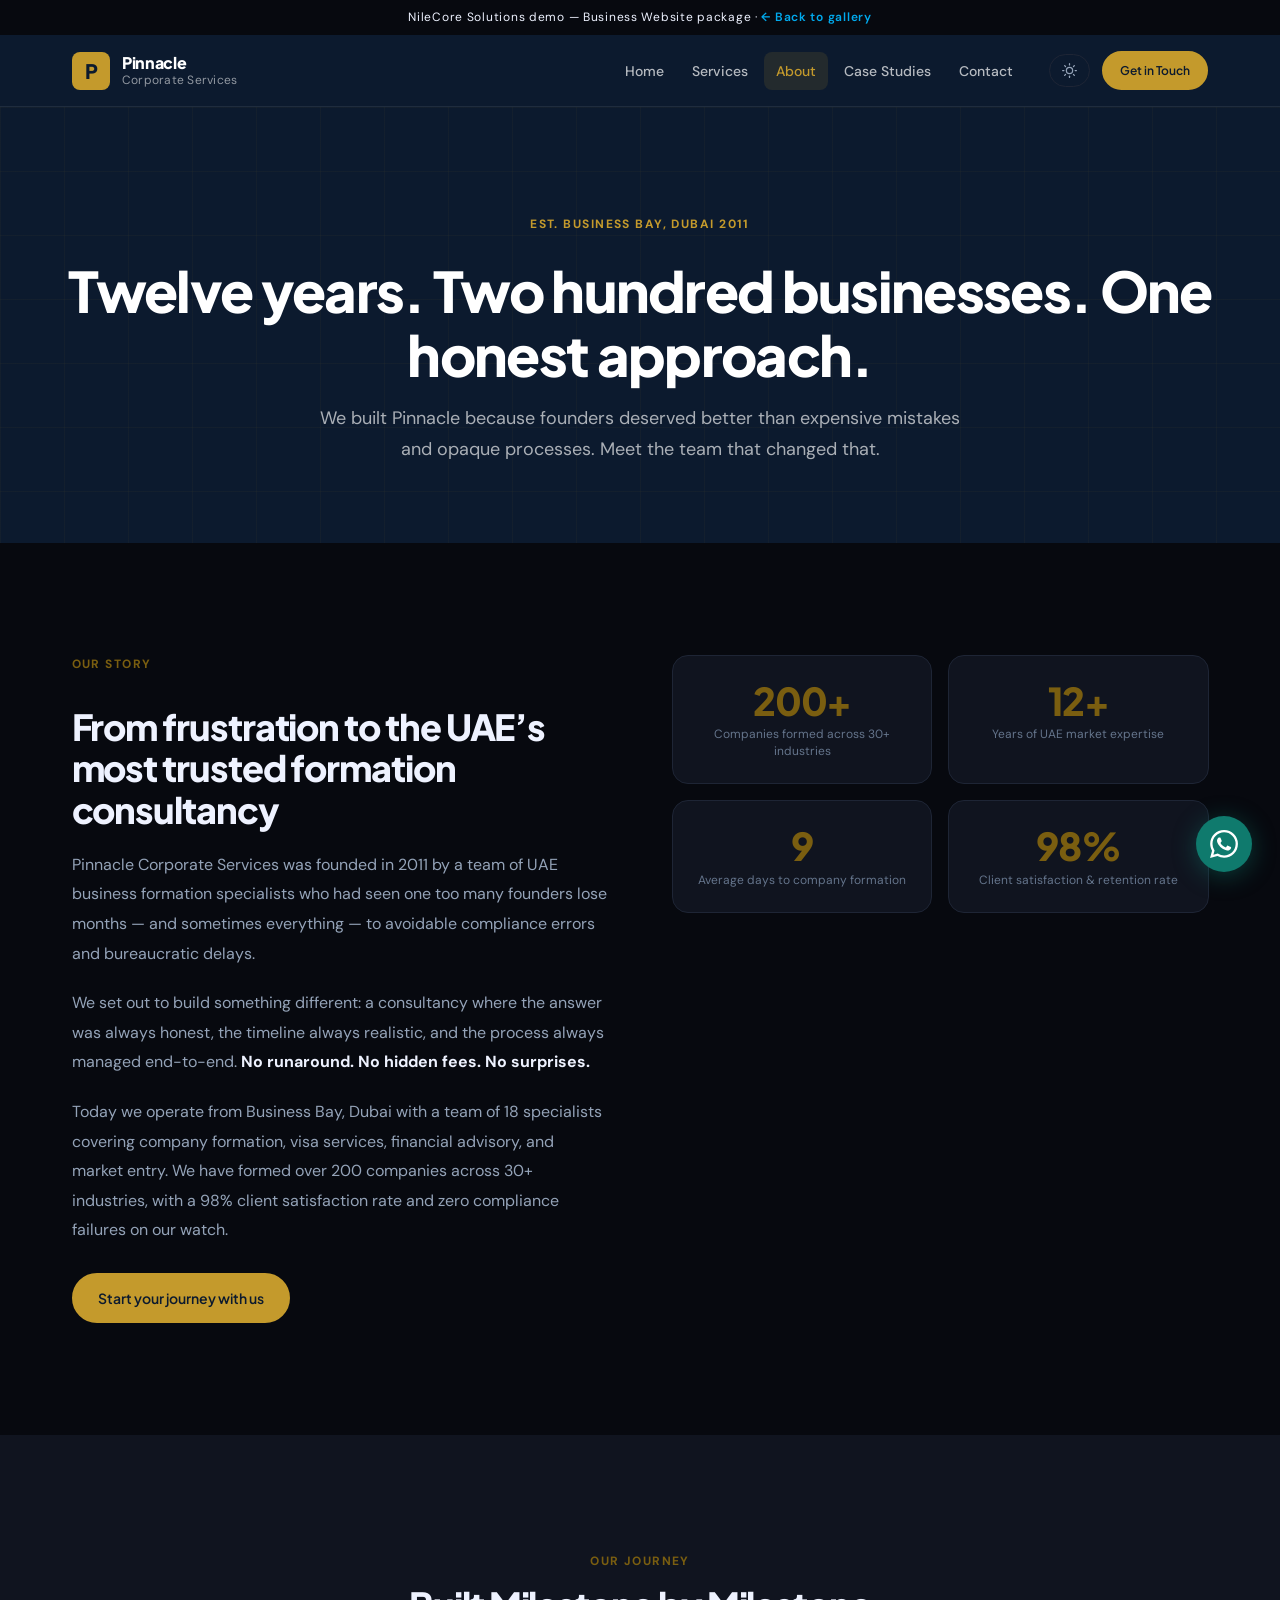
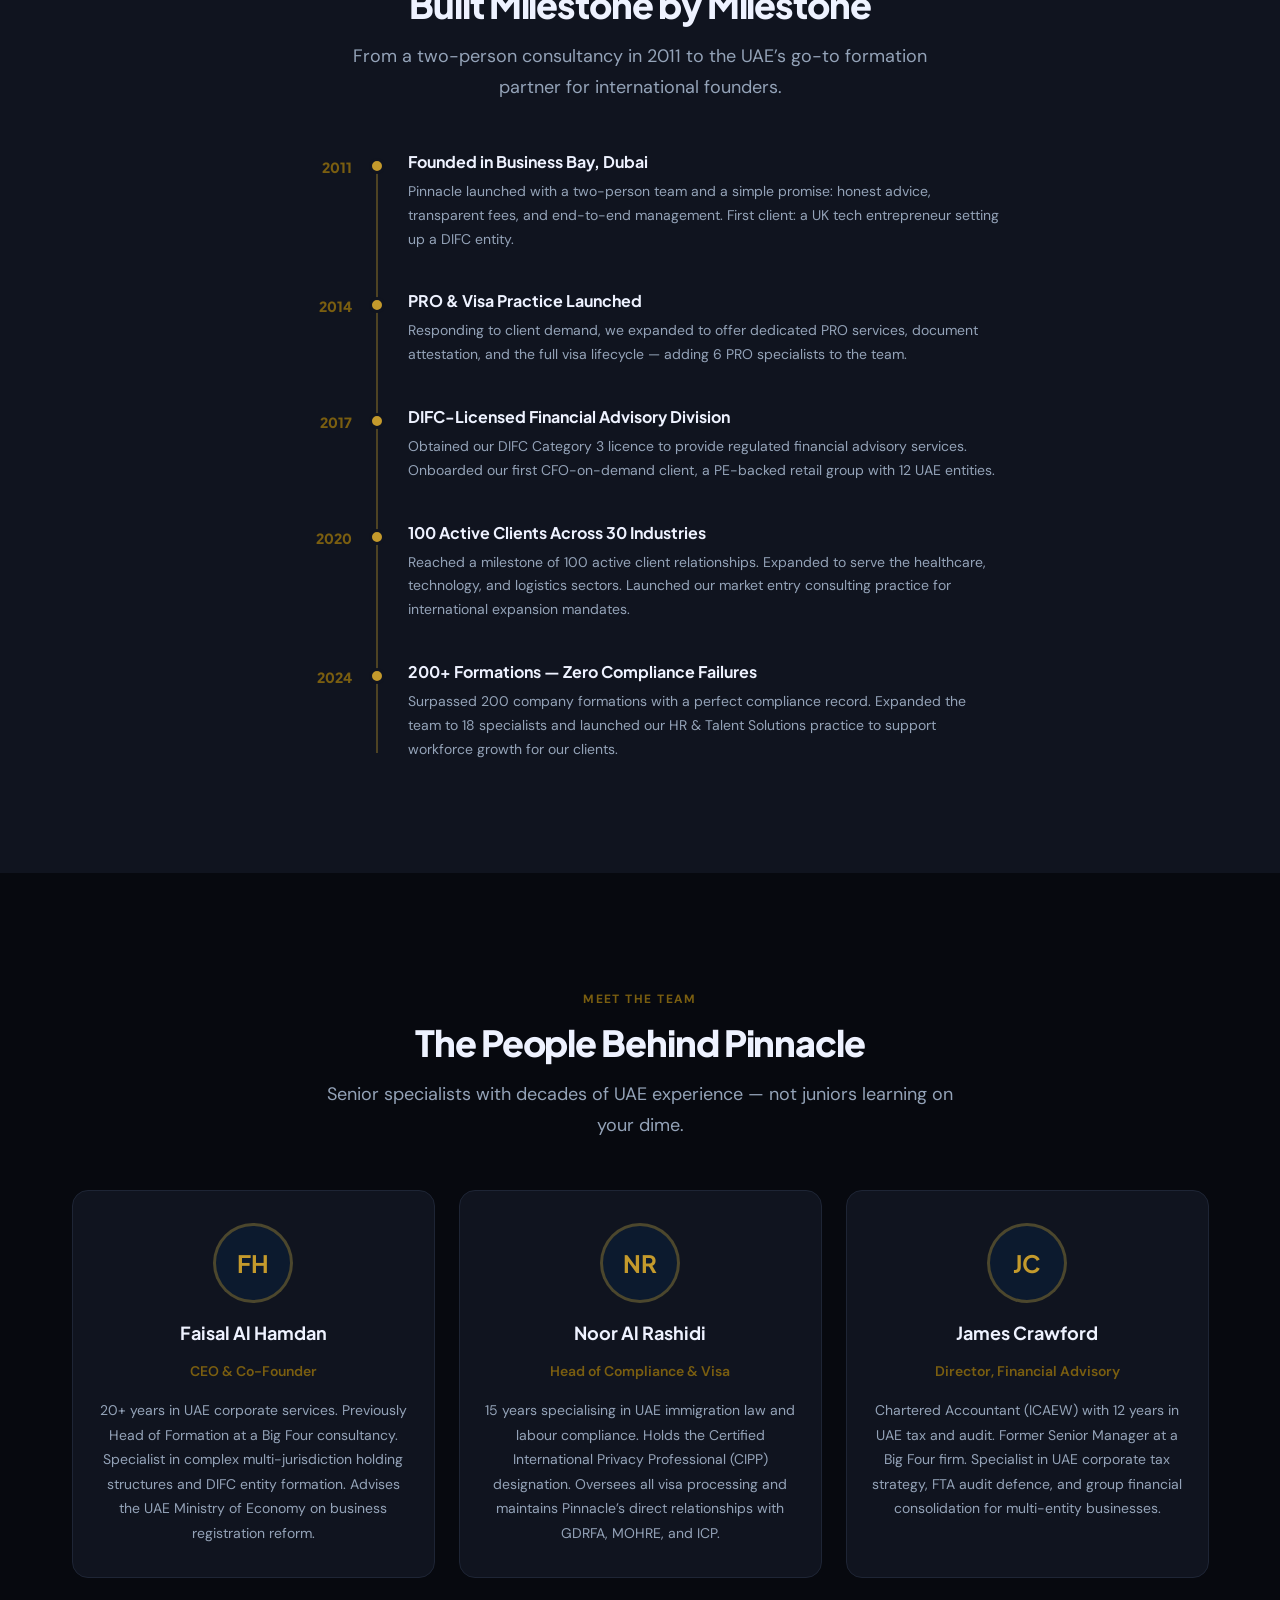
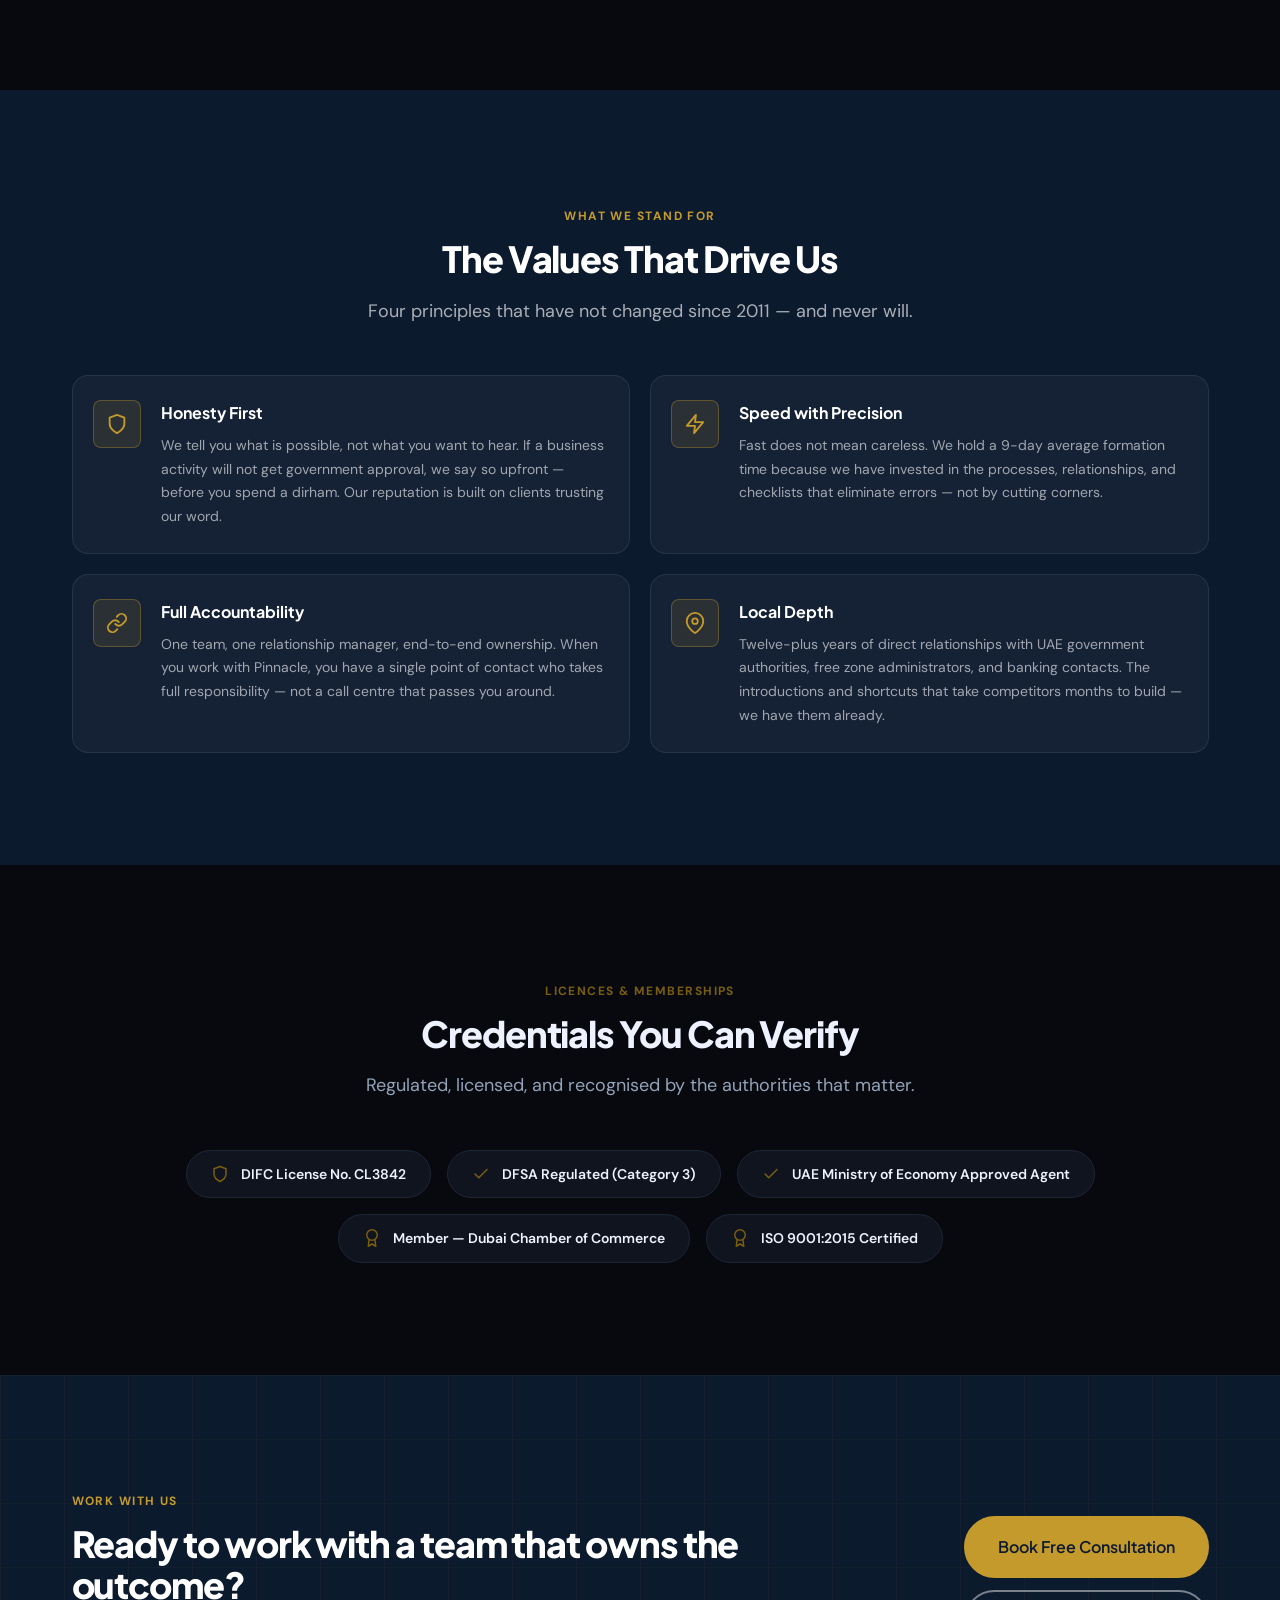
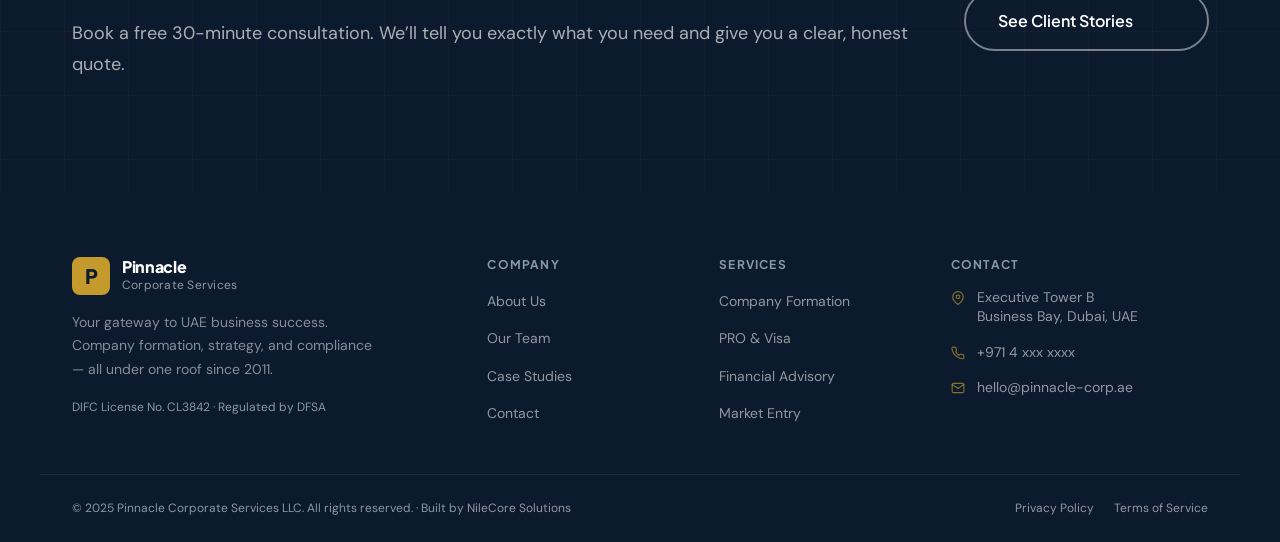
<file: business-website/about.html>
<!doctype html>
<html lang="en" data-theme="light">
  <head>
    <meta charset="UTF-8" />
    <meta name="viewport" content="width=device-width, initial-scale=1.0" />
    <title>About Us — Pinnacle Corporate Services</title>
    <meta
      name="description"
      content="Twelve years helping businesses establish and grow in the UAE. Meet the Pinnacle team and discover the values behind our work."
    />
    <link rel="icon" href="../brand/favicon.svg" type="image/svg+xml" />
    <link rel="apple-touch-icon" sizes="180x180" href="../brand/apple-touch-icon.png" />
    <link rel="stylesheet" href="../styles/base.css" />
    <link rel="stylesheet" href="styles.css" />
  </head>
  <body>
    <!-- ── STICKY WRAPPER ─────────────────────────────────── -->
    <div class="biz-sticky-header">
      <div class="demo-banner">
        NileCore Solutions demo &mdash; Business Website package &middot;
        <a href="../index.html">&#8592; Back to gallery</a>
      </div>

      <header class="biz-nav" id="js-nav" data-scrolled="false">
        <div class="biz-nav-inner">
          <a href="index.html" class="biz-logo" aria-label="Pinnacle Corporate Services — home">
            <div class="biz-logo-mark" aria-hidden="true">P</div>
            <div class="biz-logo-text">
              <span class="biz-logo-name">Pinnacle</span>
              <span class="biz-logo-sub">Corporate Services</span>
            </div>
          </a>

          <nav class="biz-nav-links" aria-label="Main navigation">
            <a href="index.html" class="biz-nav-link">Home</a>
            <a href="services.html" class="biz-nav-link">Services</a>
            <a href="about.html" class="biz-nav-link" aria-current="page">About</a>
            <a href="case-studies.html" class="biz-nav-link">Case Studies</a>
            <a href="contact.html" class="biz-nav-link">Contact</a>
          </nav>

          <div class="biz-nav-end">
            <button class="theme-toggle" data-theme-toggle aria-label="Toggle light/dark mode">
              <svg width="16" height="16" viewBox="0 0 24 24" fill="none" stroke="currentColor" stroke-width="2" stroke-linecap="round" stroke-linejoin="round" aria-hidden="true">
                <circle cx="12" cy="12" r="5" /><line x1="12" y1="1" x2="12" y2="3" /><line x1="12" y1="21" x2="12" y2="23" /><line x1="4.22" y1="4.22" x2="5.64" y2="5.64" /><line x1="18.36" y1="18.36" x2="19.78" y2="19.78" /><line x1="1" y1="12" x2="3" y2="12" /><line x1="21" y1="12" x2="23" y2="12" /><line x1="4.22" y1="19.78" x2="5.64" y2="18.36" /><line x1="18.36" y1="5.64" x2="19.78" y2="4.22" />
              </svg>
            </button>
            <a href="contact.html" class="biz-btn biz-btn-primary biz-btn-sm">Get in Touch</a>
            <button class="biz-hamburger" id="js-hamburger" aria-label="Open navigation menu" aria-expanded="false" aria-controls="js-mobile-menu">
              <span></span><span></span><span></span>
            </button>
          </div>
        </div>

        <nav class="biz-mobile-menu" id="js-mobile-menu" aria-label="Mobile navigation" aria-hidden="true">
          <a href="index.html" class="biz-mobile-link">Home</a>
          <a href="services.html" class="biz-mobile-link">Services</a>
          <a href="about.html" class="biz-mobile-link" aria-current="page">About</a>
          <a href="case-studies.html" class="biz-mobile-link">Case Studies</a>
          <a href="contact.html" class="biz-mobile-link">Contact</a>
          <a href="contact.html" class="biz-btn biz-btn-primary">Get in Touch</a>
        </nav>
      </header>
    </div>

    <main>
      <!-- ── PAGE HERO ────────────────────────────────────── -->
      <div class="biz-page-hero">
        <div class="biz-page-hero-inner">
          <span class="biz-eyebrow">Est. Business Bay, Dubai 2011</span>
          <h1 class="biz-page-hero-title">Twelve years. Two hundred businesses. One honest approach.</h1>
          <p class="biz-page-hero-sub">We built Pinnacle because founders deserved better than expensive mistakes and opaque processes. Meet the team that changed that.</p>
        </div>
      </div>

      <!-- ── OUR STORY ─────────────────────────────────────── -->
      <section class="biz-about-story" id="story">
        <div class="biz-inner">
          <div class="biz-about-story-inner">
            <div class="biz-about-story-text">
              <span class="biz-eyebrow">Our Story</span>
              <h2 class="biz-section-title" style="margin-bottom:0">From frustration to the UAE&rsquo;s most trusted formation consultancy</h2>
              <p>Pinnacle Corporate Services was founded in 2011 by a team of UAE business formation specialists who had seen one too many founders lose months &mdash; and sometimes everything &mdash; to avoidable compliance errors and bureaucratic delays.</p>
              <p>We set out to build something different: a consultancy where the answer was always honest, the timeline always realistic, and the process always managed end-to-end. <strong>No runaround. No hidden fees. No surprises.</strong></p>
              <p>Today we operate from Business Bay, Dubai with a team of 18 specialists covering company formation, visa services, financial advisory, and market entry. We have formed over 200 companies across 30+ industries, with a 98% client satisfaction rate and zero compliance failures on our watch.</p>
              <a href="contact.html" class="biz-btn biz-btn-primary" style="align-self:flex-start;margin-top:var(--space-2)">Start your journey with us</a>
            </div>

            <div class="biz-about-stat-grid">
              <div class="biz-about-stat">
                <div class="biz-about-stat-num">200+</div>
                <div class="biz-about-stat-lbl">Companies formed across 30+ industries</div>
              </div>
              <div class="biz-about-stat">
                <div class="biz-about-stat-num">12+</div>
                <div class="biz-about-stat-lbl">Years of UAE market expertise</div>
              </div>
              <div class="biz-about-stat">
                <div class="biz-about-stat-num">9</div>
                <div class="biz-about-stat-lbl">Average days to company formation</div>
              </div>
              <div class="biz-about-stat">
                <div class="biz-about-stat-num">98%</div>
                <div class="biz-about-stat-lbl">Client satisfaction &amp; retention rate</div>
              </div>
            </div>
          </div>
        </div>
      </section>

      <!-- ── TIMELINE ──────────────────────────────────────── -->
      <section class="biz-timeline-section" id="history">
        <div class="biz-inner">
          <header class="biz-section-hd">
            <span class="biz-eyebrow">Our Journey</span>
            <h2 class="biz-section-title">Built Milestone by Milestone</h2>
            <p class="biz-section-sub">From a two-person consultancy in 2011 to the UAE&rsquo;s go-to formation partner for international founders.</p>
          </header>

          <div class="biz-timeline">
            <div class="biz-timeline-item">
              <div class="biz-timeline-year">2011</div>
              <div class="biz-timeline-dot" aria-hidden="true"></div>
              <div class="biz-timeline-content">
                <h3>Founded in Business Bay, Dubai</h3>
                <p>Pinnacle launched with a two-person team and a simple promise: honest advice, transparent fees, and end-to-end management. First client: a UK tech entrepreneur setting up a DIFC entity.</p>
              </div>
            </div>
            <div class="biz-timeline-item">
              <div class="biz-timeline-year">2014</div>
              <div class="biz-timeline-dot" aria-hidden="true"></div>
              <div class="biz-timeline-content">
                <h3>PRO &amp; Visa Practice Launched</h3>
                <p>Responding to client demand, we expanded to offer dedicated PRO services, document attestation, and the full visa lifecycle &mdash; adding 6 PRO specialists to the team.</p>
              </div>
            </div>
            <div class="biz-timeline-item">
              <div class="biz-timeline-year">2017</div>
              <div class="biz-timeline-dot" aria-hidden="true"></div>
              <div class="biz-timeline-content">
                <h3>DIFC-Licensed Financial Advisory Division</h3>
                <p>Obtained our DIFC Category 3 licence to provide regulated financial advisory services. Onboarded our first CFO-on-demand client, a PE-backed retail group with 12 UAE entities.</p>
              </div>
            </div>
            <div class="biz-timeline-item">
              <div class="biz-timeline-year">2020</div>
              <div class="biz-timeline-dot" aria-hidden="true"></div>
              <div class="biz-timeline-content">
                <h3>100 Active Clients Across 30 Industries</h3>
                <p>Reached a milestone of 100 active client relationships. Expanded to serve the healthcare, technology, and logistics sectors. Launched our market entry consulting practice for international expansion mandates.</p>
              </div>
            </div>
            <div class="biz-timeline-item">
              <div class="biz-timeline-year">2024</div>
              <div class="biz-timeline-dot" aria-hidden="true"></div>
              <div class="biz-timeline-content">
                <h3>200+ Formations &mdash; Zero Compliance Failures</h3>
                <p>Surpassed 200 company formations with a perfect compliance record. Expanded the team to 18 specialists and launched our HR &amp; Talent Solutions practice to support workforce growth for our clients.</p>
              </div>
            </div>
          </div>
        </div>
      </section>

      <!-- ── TEAM ──────────────────────────────────────────── -->
      <section class="biz-team-section" id="team">
        <div class="biz-inner">
          <header class="biz-section-hd">
            <span class="biz-eyebrow">Meet the Team</span>
            <h2 class="biz-section-title">The People Behind Pinnacle</h2>
            <p class="biz-section-sub">Senior specialists with decades of UAE experience &mdash; not juniors learning on your dime.</p>
          </header>

          <div class="biz-team-grid">
            <div class="biz-team-card">
              <div class="biz-team-avatar" aria-hidden="true">FH</div>
              <div class="biz-team-name">Faisal Al Hamdan</div>
              <div class="biz-team-role">CEO &amp; Co-Founder</div>
              <p class="biz-team-bio">20+ years in UAE corporate services. Previously Head of Formation at a Big Four consultancy. Specialist in complex multi-jurisdiction holding structures and DIFC entity formation. Advises the UAE Ministry of Economy on business registration reform.</p>
            </div>

            <div class="biz-team-card">
              <div class="biz-team-avatar" aria-hidden="true">NR</div>
              <div class="biz-team-name">Noor Al Rashidi</div>
              <div class="biz-team-role">Head of Compliance &amp; Visa</div>
              <p class="biz-team-bio">15 years specialising in UAE immigration law and labour compliance. Holds the Certified International Privacy Professional (CIPP) designation. Oversees all visa processing and maintains Pinnacle&rsquo;s direct relationships with GDRFA, MOHRE, and ICP.</p>
            </div>

            <div class="biz-team-card">
              <div class="biz-team-avatar" aria-hidden="true">JC</div>
              <div class="biz-team-name">James Crawford</div>
              <div class="biz-team-role">Director, Financial Advisory</div>
              <p class="biz-team-bio">Chartered Accountant (ICAEW) with 12 years in UAE tax and audit. Former Senior Manager at a Big Four firm. Specialist in UAE corporate tax strategy, FTA audit defence, and group financial consolidation for multi-entity businesses.</p>
            </div>
          </div>
        </div>
      </section>

      <!-- ── VALUES ────────────────────────────────────────── -->
      <section class="biz-values-section" id="values">
        <div class="biz-inner">
          <header class="biz-section-hd">
            <span class="biz-eyebrow">What We Stand For</span>
            <h2 class="biz-section-title">The Values That Drive Us</h2>
            <p class="biz-section-sub">Four principles that have not changed since 2011 &mdash; and never will.</p>
          </header>

          <div class="biz-values-grid">
            <div class="biz-value-card">
              <div class="biz-value-icon" aria-hidden="true">
                <svg width="22" height="22" viewBox="0 0 24 24" fill="none" stroke="currentColor" stroke-width="2" stroke-linecap="round" stroke-linejoin="round">
                  <path d="M12 22s8-4 8-10V5l-8-3-8 3v7c0 6 8 10 8 10z"/>
                </svg>
              </div>
              <div class="biz-value-body">
                <div class="biz-value-title">Honesty First</div>
                <div class="biz-value-desc">We tell you what is possible, not what you want to hear. If a business activity will not get government approval, we say so upfront &mdash; before you spend a dirham. Our reputation is built on clients trusting our word.</div>
              </div>
            </div>

            <div class="biz-value-card">
              <div class="biz-value-icon" aria-hidden="true">
                <svg width="22" height="22" viewBox="0 0 24 24" fill="none" stroke="currentColor" stroke-width="2" stroke-linecap="round" stroke-linejoin="round">
                  <polygon points="13 2 3 14 12 14 11 22 21 10 12 10 13 2"/>
                </svg>
              </div>
              <div class="biz-value-body">
                <div class="biz-value-title">Speed with Precision</div>
                <div class="biz-value-desc">Fast does not mean careless. We hold a 9-day average formation time because we have invested in the processes, relationships, and checklists that eliminate errors &mdash; not by cutting corners.</div>
              </div>
            </div>

            <div class="biz-value-card">
              <div class="biz-value-icon" aria-hidden="true">
                <svg width="22" height="22" viewBox="0 0 24 24" fill="none" stroke="currentColor" stroke-width="2" stroke-linecap="round" stroke-linejoin="round">
                  <path d="M10 13a5 5 0 0 0 7.54.54l3-3a5 5 0 0 0-7.07-7.07l-1.72 1.71"/><path d="M14 11a5 5 0 0 0-7.54-.54l-3 3a5 5 0 0 0 7.07 7.07l1.71-1.71"/>
                </svg>
              </div>
              <div class="biz-value-body">
                <div class="biz-value-title">Full Accountability</div>
                <div class="biz-value-desc">One team, one relationship manager, end-to-end ownership. When you work with Pinnacle, you have a single point of contact who takes full responsibility &mdash; not a call centre that passes you around.</div>
              </div>
            </div>

            <div class="biz-value-card">
              <div class="biz-value-icon" aria-hidden="true">
                <svg width="22" height="22" viewBox="0 0 24 24" fill="none" stroke="currentColor" stroke-width="2" stroke-linecap="round" stroke-linejoin="round">
                  <path d="M21 10c0 7-9 13-9 13s-9-6-9-13a9 9 0 0 1 18 0z"/><circle cx="12" cy="10" r="3"/>
                </svg>
              </div>
              <div class="biz-value-body">
                <div class="biz-value-title">Local Depth</div>
                <div class="biz-value-desc">Twelve-plus years of direct relationships with UAE government authorities, free zone administrators, and banking contacts. The introductions and shortcuts that take competitors months to build &mdash; we have them already.</div>
              </div>
            </div>
          </div>
        </div>
      </section>

      <!-- ── CREDENTIALS ───────────────────────────────────── -->
      <section class="biz-cred-section" id="credentials">
        <div class="biz-inner">
          <header class="biz-section-hd">
            <span class="biz-eyebrow">Licences &amp; Memberships</span>
            <h2 class="biz-section-title">Credentials You Can Verify</h2>
            <p class="biz-section-sub">Regulated, licensed, and recognised by the authorities that matter.</p>
          </header>

          <div class="biz-cred-strip">
            <div class="biz-cred-item">
              <svg class="biz-cred-icon" width="18" height="18" viewBox="0 0 24 24" fill="none" stroke="currentColor" stroke-width="2" stroke-linecap="round" stroke-linejoin="round" aria-hidden="true"><path d="M12 22s8-4 8-10V5l-8-3-8 3v7c0 6 8 10 8 10z"/></svg>
              DIFC License No. CL3842
            </div>
            <div class="biz-cred-item">
              <svg class="biz-cred-icon" width="18" height="18" viewBox="0 0 24 24" fill="none" stroke="currentColor" stroke-width="2" stroke-linecap="round" stroke-linejoin="round" aria-hidden="true"><polyline points="20 6 9 17 4 12"/></svg>
              DFSA Regulated (Category 3)
            </div>
            <div class="biz-cred-item">
              <svg class="biz-cred-icon" width="18" height="18" viewBox="0 0 24 24" fill="none" stroke="currentColor" stroke-width="2" stroke-linecap="round" stroke-linejoin="round" aria-hidden="true"><polyline points="20 6 9 17 4 12"/></svg>
              UAE Ministry of Economy Approved Agent
            </div>
            <div class="biz-cred-item">
              <svg class="biz-cred-icon" width="18" height="18" viewBox="0 0 24 24" fill="none" stroke="currentColor" stroke-width="2" stroke-linecap="round" stroke-linejoin="round" aria-hidden="true"><circle cx="12" cy="8" r="7"/><polyline points="8.21 13.89 7 23 12 20 17 23 15.79 13.88"/></svg>
              Member &mdash; Dubai Chamber of Commerce
            </div>
            <div class="biz-cred-item">
              <svg class="biz-cred-icon" width="18" height="18" viewBox="0 0 24 24" fill="none" stroke="currentColor" stroke-width="2" stroke-linecap="round" stroke-linejoin="round" aria-hidden="true"><circle cx="12" cy="8" r="7"/><polyline points="8.21 13.89 7 23 12 20 17 23 15.79 13.88"/></svg>
              ISO 9001:2015 Certified
            </div>
          </div>
        </div>
      </section>

      <!-- ── CTA STRIP ─────────────────────────────────────── -->
      <section class="biz-cta-strip" id="cta">
        <div class="biz-inner">
          <div class="biz-cta-strip-inner">
            <div>
              <span class="biz-eyebrow">Work With Us</span>
              <h2 class="biz-section-title">Ready to work with a team that owns the outcome?</h2>
              <p class="biz-section-sub">Book a free 30-minute consultation. We&rsquo;ll tell you exactly what you need and give you a clear, honest quote.</p>
            </div>
            <div class="biz-cta-strip-actions">
              <a href="contact.html" class="biz-btn biz-btn-primary biz-btn-lg">Book Free Consultation</a>
              <a href="case-studies.html" class="biz-btn biz-btn-ghost-light biz-btn-lg">See Client Stories</a>
            </div>
          </div>
        </div>
      </section>
    </main>

    <!-- ── FOOTER ────────────────────────────────────────────── -->
    <footer class="biz-footer">
      <div class="biz-footer-inner">
        <div class="biz-footer-brand">
          <div class="biz-logo">
            <div class="biz-logo-mark" aria-hidden="true">P</div>
            <div class="biz-logo-text">
              <span class="biz-logo-name">Pinnacle</span>
              <span class="biz-logo-sub">Corporate Services</span>
            </div>
          </div>
          <p class="biz-footer-tagline">Your gateway to UAE business success. Company formation, strategy, and compliance &mdash; all under one roof since 2011.</p>
          <p class="biz-footer-license">DIFC License No. CL3842 &middot; Regulated by DFSA</p>
        </div>
        <nav class="biz-footer-col" aria-label="Company links">
          <h4 class="biz-footer-col-title">Company</h4>
          <ul>
            <li><a href="about.html">About Us</a></li>
            <li><a href="about.html">Our Team</a></li>
            <li><a href="case-studies.html">Case Studies</a></li>
            <li><a href="contact.html">Contact</a></li>
          </ul>
        </nav>
        <nav class="biz-footer-col" aria-label="Services links">
          <h4 class="biz-footer-col-title">Services</h4>
          <ul>
            <li><a href="services.html#company-formation">Company Formation</a></li>
            <li><a href="services.html#pro-visa">PRO &amp; Visa</a></li>
            <li><a href="services.html#financial-advisory">Financial Advisory</a></li>
            <li><a href="services.html#market-entry">Market Entry</a></li>
          </ul>
        </nav>
        <div class="biz-footer-col biz-footer-contact">
          <h4 class="biz-footer-col-title">Contact</h4>
          <address>
            <p>
              <svg width="14" height="14" viewBox="0 0 24 24" fill="none" stroke="currentColor" stroke-width="2" stroke-linecap="round" stroke-linejoin="round" aria-hidden="true"><path d="M21 10c0 7-9 13-9 13s-9-6-9-13a9 9 0 0 1 18 0z"/><circle cx="12" cy="10" r="3"/></svg>
              Executive Tower B<br />Business Bay, Dubai, UAE
            </p>
            <p>
              <svg width="14" height="14" viewBox="0 0 24 24" fill="none" stroke="currentColor" stroke-width="2" stroke-linecap="round" stroke-linejoin="round" aria-hidden="true"><path d="M22 16.92v3a2 2 0 0 1-2.18 2 19.79 19.79 0 0 1-8.63-3.07A19.5 19.5 0 0 1 4.69 13a19.79 19.79 0 0 1-3.07-8.67A2 2 0 0 1 3.6 2h3a2 2 0 0 1 2 1.72 12.84 12.84 0 0 0 .7 2.81 2 2 0 0 1-.45 2.11L8.09 9.91a16 16 0 0 0 6 6l1.27-1.27a2 2 0 0 1 2.11-.45 12.84 12.84 0 0 0 2.81.7A2 2 0 0 1 22 16.92z"/></svg>
              <a href="tel:+97144xxxxxxx">+971 4 xxx xxxx</a>
            </p>
            <p>
              <svg width="14" height="14" viewBox="0 0 24 24" fill="none" stroke="currentColor" stroke-width="2" stroke-linecap="round" stroke-linejoin="round" aria-hidden="true"><path d="M4 4h16c1.1 0 2 .9 2 2v12c0 1.1-.9 2-2 2H4c-1.1 0-2-.9-2-2V6c0-1.1.9-2 2-2z"/><polyline points="22,6 12,13 2,6"/></svg>
              <a href="mailto:hello@pinnacle-corp.ae">hello@pinnacle-corp.ae</a>
            </p>
          </address>
        </div>
      </div>
      <div class="biz-footer-bottom">
        <p>&copy; 2025 Pinnacle Corporate Services LLC. All rights reserved. &middot; Built by <a href="../index.html">NileCore Solutions</a></p>
        <div class="biz-footer-legal">
          <a href="#">Privacy Policy</a>
          <a href="#">Terms of Service</a>
        </div>
      </div>
    </footer>

    <a href="https://wa.me/" class="biz-wa-float" target="_blank" rel="noopener noreferrer" aria-label="Chat on WhatsApp">
      <svg width="28" height="28" viewBox="0 0 24 24" fill="currentColor" aria-hidden="true"><path d="M17.472 14.382c-.297-.149-1.758-.867-2.03-.967-.273-.099-.471-.148-.67.15-.197.297-.767.966-.94 1.164-.173.199-.347.223-.644.075-.297-.15-1.255-.463-2.39-1.475-.883-.788-1.48-1.761-1.653-2.059-.173-.297-.018-.458.13-.606.134-.133.298-.347.446-.52.149-.174.198-.298.298-.497.099-.198.05-.371-.025-.52-.075-.149-.669-1.612-.916-2.207-.242-.579-.487-.5-.669-.51-.173-.008-.371-.01-.57-.01-.198 0-.52.074-.792.372-.272.297-1.04 1.016-1.04 2.479 0 1.462 1.065 2.875 1.213 3.074.149.198 2.096 3.2 5.077 4.487.709.306 1.262.489 1.694.625.712.227 1.36.195 1.871.118.571-.085 1.758-.719 2.006-1.413.248-.694.248-1.289.173-1.413-.074-.124-.272-.198-.57-.347m-5.421 7.403h-.004a9.87 9.87 0 0 1-5.031-1.378l-.361-.214-3.741.982.998-3.648-.235-.374a9.86 9.86 0 0 1-1.51-5.26c.001-5.45 4.436-9.884 9.888-9.884 2.64 0 5.122 1.03 6.988 2.898a9.825 9.825 0 0 1 2.893 6.994c-.003 5.45-4.437 9.884-9.885 9.884m8.413-18.297A11.815 11.815 0 0 0 12.05 0C5.495 0 .16 5.335.157 11.892c0 2.096.547 4.142 1.588 5.945L.057 24l6.305-1.654a11.882 11.882 0 0 0 5.683 1.448h.005c6.554 0 11.89-5.335 11.893-11.893a11.821 11.821 0 0 0-3.48-8.413z"/></svg>
    </a>

    <script src="../scripts/theme.js" defer></script>
    <script src="app.js" defer></script>
  </body>
</html>
</file>
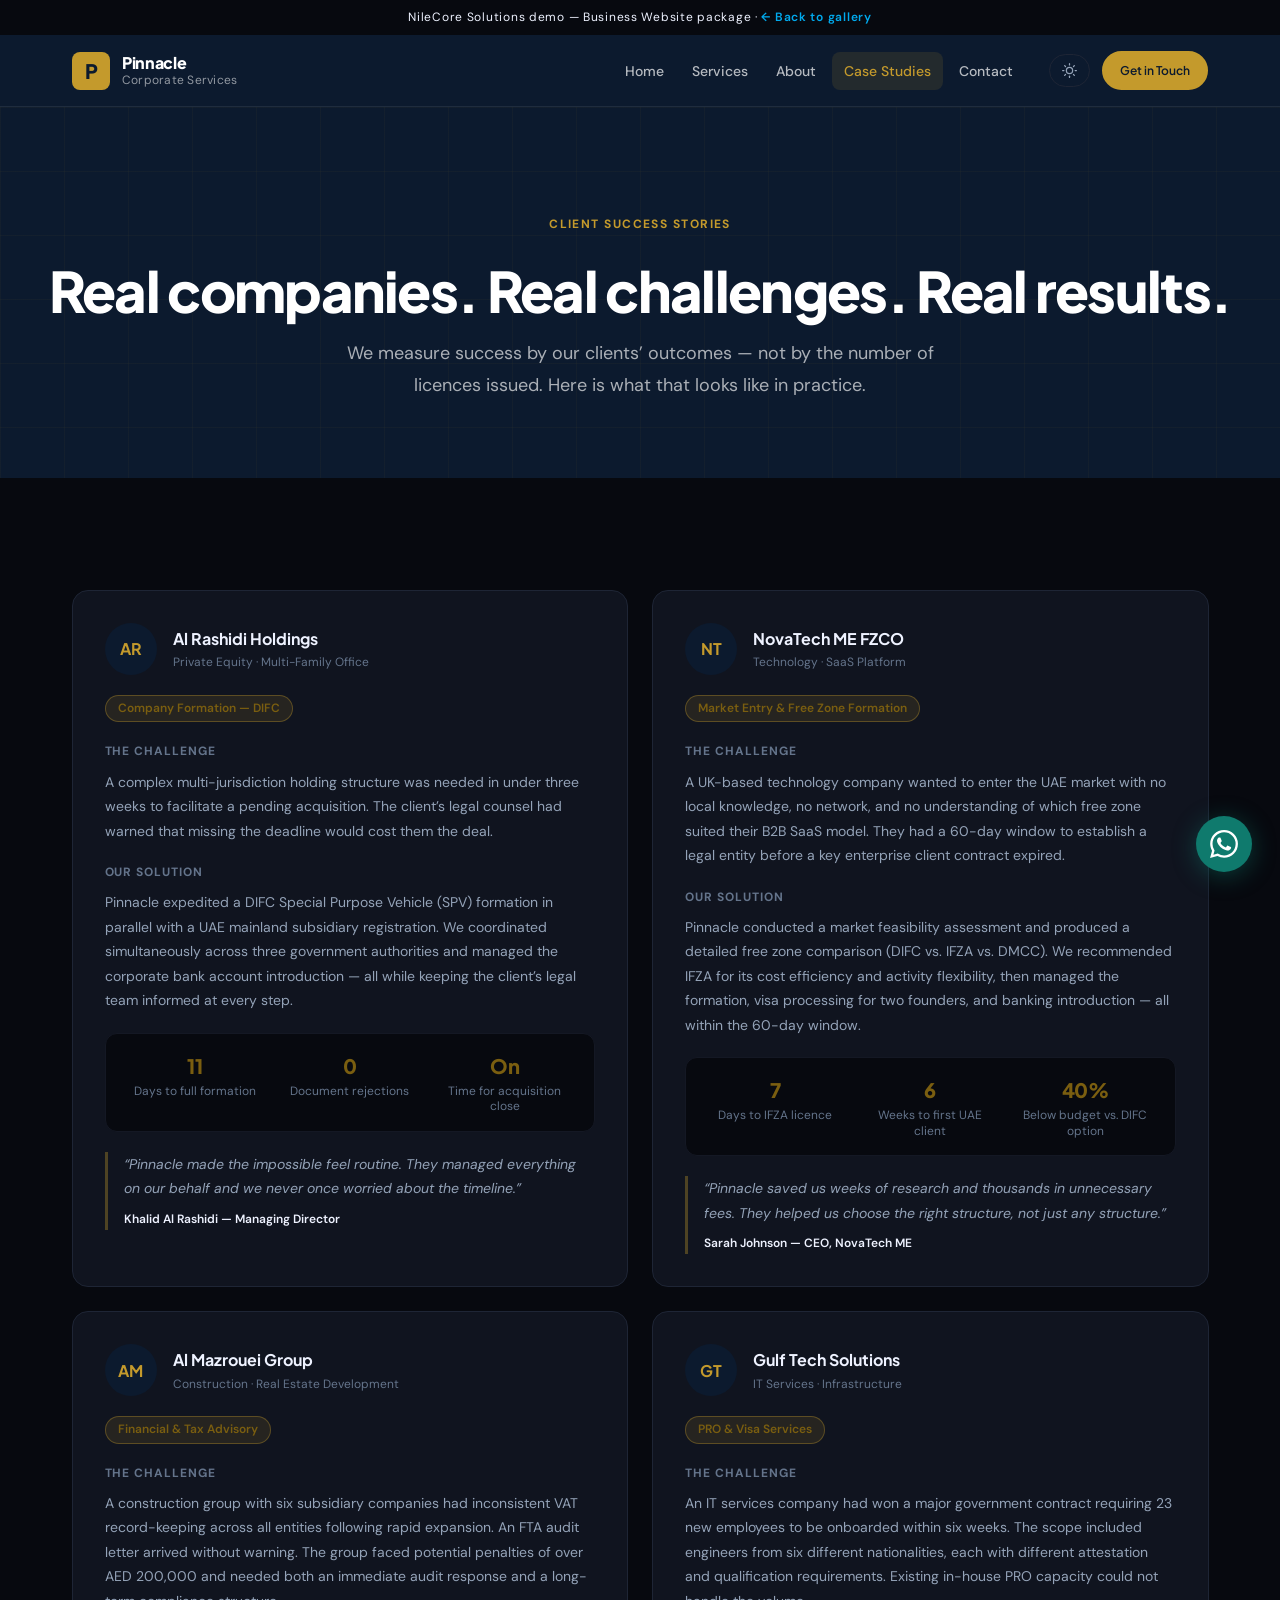
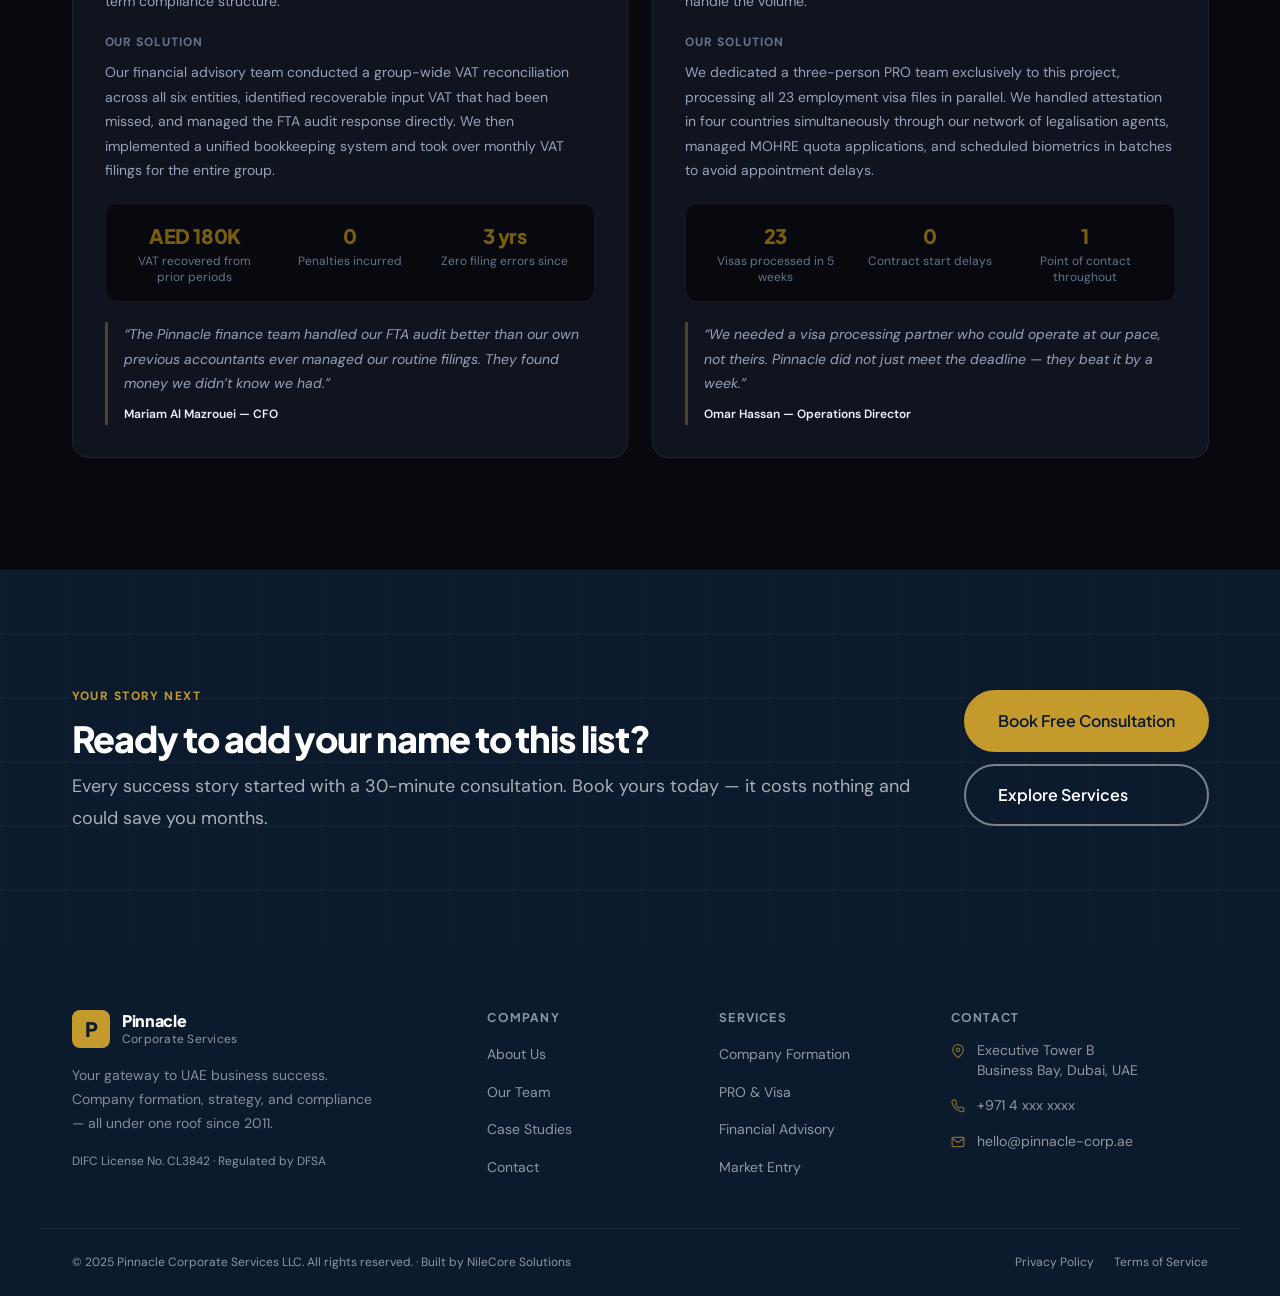
<file: business-website/case-studies.html>
<!doctype html>
<html lang="en" data-theme="light">
  <head>
    <meta charset="UTF-8" />
    <meta name="viewport" content="width=device-width, initial-scale=1.0" />
    <title>Client Success Stories — Pinnacle Corporate Services</title>
    <meta
      name="description"
      content="Real companies, real challenges, real results. See how Pinnacle Corporate Services has helped 200+ businesses establish and grow in the UAE."
    />
    <link rel="icon" href="../brand/favicon.svg" type="image/svg+xml" />
    <link rel="apple-touch-icon" sizes="180x180" href="../brand/apple-touch-icon.png" />
    <link rel="stylesheet" href="../styles/base.css" />
    <link rel="stylesheet" href="styles.css" />
  </head>
  <body>
    <!-- ── STICKY WRAPPER ─────────────────────────────────── -->
    <div class="biz-sticky-header">
      <div class="demo-banner">
        NileCore Solutions demo &mdash; Business Website package &middot;
        <a href="../index.html">&#8592; Back to gallery</a>
      </div>

      <header class="biz-nav" id="js-nav" data-scrolled="false">
        <div class="biz-nav-inner">
          <a href="index.html" class="biz-logo" aria-label="Pinnacle Corporate Services — home">
            <div class="biz-logo-mark" aria-hidden="true">P</div>
            <div class="biz-logo-text">
              <span class="biz-logo-name">Pinnacle</span>
              <span class="biz-logo-sub">Corporate Services</span>
            </div>
          </a>

          <nav class="biz-nav-links" aria-label="Main navigation">
            <a href="index.html" class="biz-nav-link">Home</a>
            <a href="services.html" class="biz-nav-link">Services</a>
            <a href="about.html" class="biz-nav-link">About</a>
            <a href="case-studies.html" class="biz-nav-link" aria-current="page">Case Studies</a>
            <a href="contact.html" class="biz-nav-link">Contact</a>
          </nav>

          <div class="biz-nav-end">
            <button class="theme-toggle" data-theme-toggle aria-label="Toggle light/dark mode">
              <svg width="16" height="16" viewBox="0 0 24 24" fill="none" stroke="currentColor" stroke-width="2" stroke-linecap="round" stroke-linejoin="round" aria-hidden="true">
                <circle cx="12" cy="12" r="5" /><line x1="12" y1="1" x2="12" y2="3" /><line x1="12" y1="21" x2="12" y2="23" /><line x1="4.22" y1="4.22" x2="5.64" y2="5.64" /><line x1="18.36" y1="18.36" x2="19.78" y2="19.78" /><line x1="1" y1="12" x2="3" y2="12" /><line x1="21" y1="12" x2="23" y2="12" /><line x1="4.22" y1="19.78" x2="5.64" y2="18.36" /><line x1="18.36" y1="5.64" x2="19.78" y2="4.22" />
              </svg>
            </button>
            <a href="contact.html" class="biz-btn biz-btn-primary biz-btn-sm">Get in Touch</a>
            <button class="biz-hamburger" id="js-hamburger" aria-label="Open navigation menu" aria-expanded="false" aria-controls="js-mobile-menu">
              <span></span><span></span><span></span>
            </button>
          </div>
        </div>

        <nav class="biz-mobile-menu" id="js-mobile-menu" aria-label="Mobile navigation" aria-hidden="true">
          <a href="index.html" class="biz-mobile-link">Home</a>
          <a href="services.html" class="biz-mobile-link">Services</a>
          <a href="about.html" class="biz-mobile-link">About</a>
          <a href="case-studies.html" class="biz-mobile-link" aria-current="page">Case Studies</a>
          <a href="contact.html" class="biz-mobile-link">Contact</a>
          <a href="contact.html" class="biz-btn biz-btn-primary">Get in Touch</a>
        </nav>
      </header>
    </div>

    <main>
      <!-- ── PAGE HERO ────────────────────────────────────── -->
      <div class="biz-page-hero">
        <div class="biz-page-hero-inner">
          <span class="biz-eyebrow">Client Success Stories</span>
          <h1 class="biz-page-hero-title">Real companies. Real challenges. Real results.</h1>
          <p class="biz-page-hero-sub">We measure success by our clients&rsquo; outcomes &mdash; not by the number of licences issued. Here is what that looks like in practice.</p>
        </div>
      </div>

      <!-- ── CASE STUDIES ──────────────────────────────────── -->
      <section class="biz-cs-section" id="case-studies">
        <div class="biz-inner">
          <div class="biz-cs-grid">

            <!-- Case Study 1 -->
            <article class="biz-cs-card">
              <div class="biz-cs-header">
                <div class="biz-cs-avatar" aria-hidden="true">AR</div>
                <div>
                  <div class="biz-cs-client-name">Al Rashidi Holdings</div>
                  <div class="biz-cs-client-industry">Private Equity &middot; Multi-Family Office</div>
                </div>
              </div>
              <span class="biz-cs-tag">Company Formation &mdash; DIFC</span>

              <div>
                <div class="biz-cs-label">The Challenge</div>
                <p class="biz-cs-text">A complex multi-jurisdiction holding structure was needed in under three weeks to facilitate a pending acquisition. The client&rsquo;s legal counsel had warned that missing the deadline would cost them the deal.</p>
              </div>

              <div>
                <div class="biz-cs-label">Our Solution</div>
                <p class="biz-cs-text">Pinnacle expedited a DIFC Special Purpose Vehicle (SPV) formation in parallel with a UAE mainland subsidiary registration. We coordinated simultaneously across three government authorities and managed the corporate bank account introduction &mdash; all while keeping the client&rsquo;s legal team informed at every step.</p>
              </div>

              <div class="biz-cs-results" aria-label="Key results">
                <div class="biz-cs-metric">
                  <div class="biz-cs-metric-val">11</div>
                  <div class="biz-cs-metric-lbl">Days to full formation</div>
                </div>
                <div class="biz-cs-metric">
                  <div class="biz-cs-metric-val">0</div>
                  <div class="biz-cs-metric-lbl">Document rejections</div>
                </div>
                <div class="biz-cs-metric">
                  <div class="biz-cs-metric-val">On</div>
                  <div class="biz-cs-metric-lbl">Time for acquisition close</div>
                </div>
              </div>

              <blockquote class="biz-cs-quote">
                &ldquo;Pinnacle made the impossible feel routine. They managed everything on our behalf and we never once worried about the timeline.&rdquo;
                <span class="biz-cs-quote-author">Khalid Al Rashidi &mdash; Managing Director</span>
              </blockquote>
            </article>

            <!-- Case Study 2 -->
            <article class="biz-cs-card">
              <div class="biz-cs-header">
                <div class="biz-cs-avatar" aria-hidden="true">NT</div>
                <div>
                  <div class="biz-cs-client-name">NovaTech ME FZCO</div>
                  <div class="biz-cs-client-industry">Technology &middot; SaaS Platform</div>
                </div>
              </div>
              <span class="biz-cs-tag">Market Entry &amp; Free Zone Formation</span>

              <div>
                <div class="biz-cs-label">The Challenge</div>
                <p class="biz-cs-text">A UK-based technology company wanted to enter the UAE market with no local knowledge, no network, and no understanding of which free zone suited their B2B SaaS model. They had a 60-day window to establish a legal entity before a key enterprise client contract expired.</p>
              </div>

              <div>
                <div class="biz-cs-label">Our Solution</div>
                <p class="biz-cs-text">Pinnacle conducted a market feasibility assessment and produced a detailed free zone comparison (DIFC vs. IFZA vs. DMCC). We recommended IFZA for its cost efficiency and activity flexibility, then managed the formation, visa processing for two founders, and banking introduction &mdash; all within the 60-day window.</p>
              </div>

              <div class="biz-cs-results" aria-label="Key results">
                <div class="biz-cs-metric">
                  <div class="biz-cs-metric-val">7</div>
                  <div class="biz-cs-metric-lbl">Days to IFZA licence</div>
                </div>
                <div class="biz-cs-metric">
                  <div class="biz-cs-metric-val">6</div>
                  <div class="biz-cs-metric-lbl">Weeks to first UAE client</div>
                </div>
                <div class="biz-cs-metric">
                  <div class="biz-cs-metric-val">40%</div>
                  <div class="biz-cs-metric-lbl">Below budget vs. DIFC option</div>
                </div>
              </div>

              <blockquote class="biz-cs-quote">
                &ldquo;Pinnacle saved us weeks of research and thousands in unnecessary fees. They helped us choose the right structure, not just any structure.&rdquo;
                <span class="biz-cs-quote-author">Sarah Johnson &mdash; CEO, NovaTech ME</span>
              </blockquote>
            </article>

            <!-- Case Study 3 -->
            <article class="biz-cs-card">
              <div class="biz-cs-header">
                <div class="biz-cs-avatar" aria-hidden="true">AM</div>
                <div>
                  <div class="biz-cs-client-name">Al Mazrouei Group</div>
                  <div class="biz-cs-client-industry">Construction &middot; Real Estate Development</div>
                </div>
              </div>
              <span class="biz-cs-tag">Financial &amp; Tax Advisory</span>

              <div>
                <div class="biz-cs-label">The Challenge</div>
                <p class="biz-cs-text">A construction group with six subsidiary companies had inconsistent VAT record-keeping across all entities following rapid expansion. An FTA audit letter arrived without warning. The group faced potential penalties of over AED 200,000 and needed both an immediate audit response and a long-term compliance structure.</p>
              </div>

              <div>
                <div class="biz-cs-label">Our Solution</div>
                <p class="biz-cs-text">Our financial advisory team conducted a group-wide VAT reconciliation across all six entities, identified recoverable input VAT that had been missed, and managed the FTA audit response directly. We then implemented a unified bookkeeping system and took over monthly VAT filings for the entire group.</p>
              </div>

              <div class="biz-cs-results" aria-label="Key results">
                <div class="biz-cs-metric">
                  <div class="biz-cs-metric-val">AED 180K</div>
                  <div class="biz-cs-metric-lbl">VAT recovered from prior periods</div>
                </div>
                <div class="biz-cs-metric">
                  <div class="biz-cs-metric-val">0</div>
                  <div class="biz-cs-metric-lbl">Penalties incurred</div>
                </div>
                <div class="biz-cs-metric">
                  <div class="biz-cs-metric-val">3 yrs</div>
                  <div class="biz-cs-metric-lbl">Zero filing errors since</div>
                </div>
              </div>

              <blockquote class="biz-cs-quote">
                &ldquo;The Pinnacle finance team handled our FTA audit better than our own previous accountants ever managed our routine filings. They found money we didn&rsquo;t know we had.&rdquo;
                <span class="biz-cs-quote-author">Mariam Al Mazrouei &mdash; CFO</span>
              </blockquote>
            </article>

            <!-- Case Study 4 -->
            <article class="biz-cs-card">
              <div class="biz-cs-header">
                <div class="biz-cs-avatar" aria-hidden="true">GT</div>
                <div>
                  <div class="biz-cs-client-name">Gulf Tech Solutions</div>
                  <div class="biz-cs-client-industry">IT Services &middot; Infrastructure</div>
                </div>
              </div>
              <span class="biz-cs-tag">PRO &amp; Visa Services</span>

              <div>
                <div class="biz-cs-label">The Challenge</div>
                <p class="biz-cs-text">An IT services company had won a major government contract requiring 23 new employees to be onboarded within six weeks. The scope included engineers from six different nationalities, each with different attestation and qualification requirements. Existing in-house PRO capacity could not handle the volume.</p>
              </div>

              <div>
                <div class="biz-cs-label">Our Solution</div>
                <p class="biz-cs-text">We dedicated a three-person PRO team exclusively to this project, processing all 23 employment visa files in parallel. We handled attestation in four countries simultaneously through our network of legalisation agents, managed MOHRE quota applications, and scheduled biometrics in batches to avoid appointment delays.</p>
              </div>

              <div class="biz-cs-results" aria-label="Key results">
                <div class="biz-cs-metric">
                  <div class="biz-cs-metric-val">23</div>
                  <div class="biz-cs-metric-lbl">Visas processed in 5 weeks</div>
                </div>
                <div class="biz-cs-metric">
                  <div class="biz-cs-metric-val">0</div>
                  <div class="biz-cs-metric-lbl">Contract start delays</div>
                </div>
                <div class="biz-cs-metric">
                  <div class="biz-cs-metric-val">1</div>
                  <div class="biz-cs-metric-lbl">Point of contact throughout</div>
                </div>
              </div>

              <blockquote class="biz-cs-quote">
                &ldquo;We needed a visa processing partner who could operate at our pace, not theirs. Pinnacle did not just meet the deadline &mdash; they beat it by a week.&rdquo;
                <span class="biz-cs-quote-author">Omar Hassan &mdash; Operations Director</span>
              </blockquote>
            </article>

          </div>
        </div>
      </section>

      <!-- ── CTA STRIP ─────────────────────────────────────── -->
      <section class="biz-cta-strip" id="cta">
        <div class="biz-inner">
          <div class="biz-cta-strip-inner">
            <div>
              <span class="biz-eyebrow">Your Story Next</span>
              <h2 class="biz-section-title">Ready to add your name to this list?</h2>
              <p class="biz-section-sub">Every success story started with a 30-minute consultation. Book yours today &mdash; it costs nothing and could save you months.</p>
            </div>
            <div class="biz-cta-strip-actions">
              <a href="contact.html" class="biz-btn biz-btn-primary biz-btn-lg">Book Free Consultation</a>
              <a href="services.html" class="biz-btn biz-btn-ghost-light biz-btn-lg">Explore Services</a>
            </div>
          </div>
        </div>
      </section>
    </main>

    <!-- ── FOOTER ────────────────────────────────────────────── -->
    <footer class="biz-footer">
      <div class="biz-footer-inner">
        <div class="biz-footer-brand">
          <div class="biz-logo">
            <div class="biz-logo-mark" aria-hidden="true">P</div>
            <div class="biz-logo-text">
              <span class="biz-logo-name">Pinnacle</span>
              <span class="biz-logo-sub">Corporate Services</span>
            </div>
          </div>
          <p class="biz-footer-tagline">Your gateway to UAE business success. Company formation, strategy, and compliance &mdash; all under one roof since 2011.</p>
          <p class="biz-footer-license">DIFC License No. CL3842 &middot; Regulated by DFSA</p>
        </div>
        <nav class="biz-footer-col" aria-label="Company links">
          <h4 class="biz-footer-col-title">Company</h4>
          <ul>
            <li><a href="about.html">About Us</a></li>
            <li><a href="about.html">Our Team</a></li>
            <li><a href="case-studies.html">Case Studies</a></li>
            <li><a href="contact.html">Contact</a></li>
          </ul>
        </nav>
        <nav class="biz-footer-col" aria-label="Services links">
          <h4 class="biz-footer-col-title">Services</h4>
          <ul>
            <li><a href="services.html#company-formation">Company Formation</a></li>
            <li><a href="services.html#pro-visa">PRO &amp; Visa</a></li>
            <li><a href="services.html#financial-advisory">Financial Advisory</a></li>
            <li><a href="services.html#market-entry">Market Entry</a></li>
          </ul>
        </nav>
        <div class="biz-footer-col biz-footer-contact">
          <h4 class="biz-footer-col-title">Contact</h4>
          <address>
            <p>
              <svg width="14" height="14" viewBox="0 0 24 24" fill="none" stroke="currentColor" stroke-width="2" stroke-linecap="round" stroke-linejoin="round" aria-hidden="true"><path d="M21 10c0 7-9 13-9 13s-9-6-9-13a9 9 0 0 1 18 0z"/><circle cx="12" cy="10" r="3"/></svg>
              Executive Tower B<br />Business Bay, Dubai, UAE
            </p>
            <p>
              <svg width="14" height="14" viewBox="0 0 24 24" fill="none" stroke="currentColor" stroke-width="2" stroke-linecap="round" stroke-linejoin="round" aria-hidden="true"><path d="M22 16.92v3a2 2 0 0 1-2.18 2 19.79 19.79 0 0 1-8.63-3.07A19.5 19.5 0 0 1 4.69 13a19.79 19.79 0 0 1-3.07-8.67A2 2 0 0 1 3.6 2h3a2 2 0 0 1 2 1.72 12.84 12.84 0 0 0 .7 2.81 2 2 0 0 1-.45 2.11L8.09 9.91a16 16 0 0 0 6 6l1.27-1.27a2 2 0 0 1 2.11-.45 12.84 12.84 0 0 0 2.81.7A2 2 0 0 1 22 16.92z"/></svg>
              <a href="tel:+97144xxxxxxx">+971 4 xxx xxxx</a>
            </p>
            <p>
              <svg width="14" height="14" viewBox="0 0 24 24" fill="none" stroke="currentColor" stroke-width="2" stroke-linecap="round" stroke-linejoin="round" aria-hidden="true"><path d="M4 4h16c1.1 0 2 .9 2 2v12c0 1.1-.9 2-2 2H4c-1.1 0-2-.9-2-2V6c0-1.1.9-2 2-2z"/><polyline points="22,6 12,13 2,6"/></svg>
              <a href="mailto:hello@pinnacle-corp.ae">hello@pinnacle-corp.ae</a>
            </p>
          </address>
        </div>
      </div>
      <div class="biz-footer-bottom">
        <p>&copy; 2025 Pinnacle Corporate Services LLC. All rights reserved. &middot; Built by <a href="../index.html">NileCore Solutions</a></p>
        <div class="biz-footer-legal">
          <a href="#">Privacy Policy</a>
          <a href="#">Terms of Service</a>
        </div>
      </div>
    </footer>

    <a href="https://wa.me/" class="biz-wa-float" target="_blank" rel="noopener noreferrer" aria-label="Chat on WhatsApp">
      <svg width="28" height="28" viewBox="0 0 24 24" fill="currentColor" aria-hidden="true"><path d="M17.472 14.382c-.297-.149-1.758-.867-2.03-.967-.273-.099-.471-.148-.67.15-.197.297-.767.966-.94 1.164-.173.199-.347.223-.644.075-.297-.15-1.255-.463-2.39-1.475-.883-.788-1.48-1.761-1.653-2.059-.173-.297-.018-.458.13-.606.134-.133.298-.347.446-.52.149-.174.198-.298.298-.497.099-.198.05-.371-.025-.52-.075-.149-.669-1.612-.916-2.207-.242-.579-.487-.5-.669-.51-.173-.008-.371-.01-.57-.01-.198 0-.52.074-.792.372-.272.297-1.04 1.016-1.04 2.479 0 1.462 1.065 2.875 1.213 3.074.149.198 2.096 3.2 5.077 4.487.709.306 1.262.489 1.694.625.712.227 1.36.195 1.871.118.571-.085 1.758-.719 2.006-1.413.248-.694.248-1.289.173-1.413-.074-.124-.272-.198-.57-.347m-5.421 7.403h-.004a9.87 9.87 0 0 1-5.031-1.378l-.361-.214-3.741.982.998-3.648-.235-.374a9.86 9.86 0 0 1-1.51-5.26c.001-5.45 4.436-9.884 9.888-9.884 2.64 0 5.122 1.03 6.988 2.898a9.825 9.825 0 0 1 2.893 6.994c-.003 5.45-4.437 9.884-9.885 9.884m8.413-18.297A11.815 11.815 0 0 0 12.05 0C5.495 0 .16 5.335.157 11.892c0 2.096.547 4.142 1.588 5.945L.057 24l6.305-1.654a11.882 11.882 0 0 0 5.683 1.448h.005c6.554 0 11.89-5.335 11.893-11.893a11.821 11.821 0 0 0-3.48-8.413z"/></svg>
    </a>

    <script src="../scripts/theme.js" defer></script>
    <script src="app.js" defer></script>
  </body>
</html>
</file>
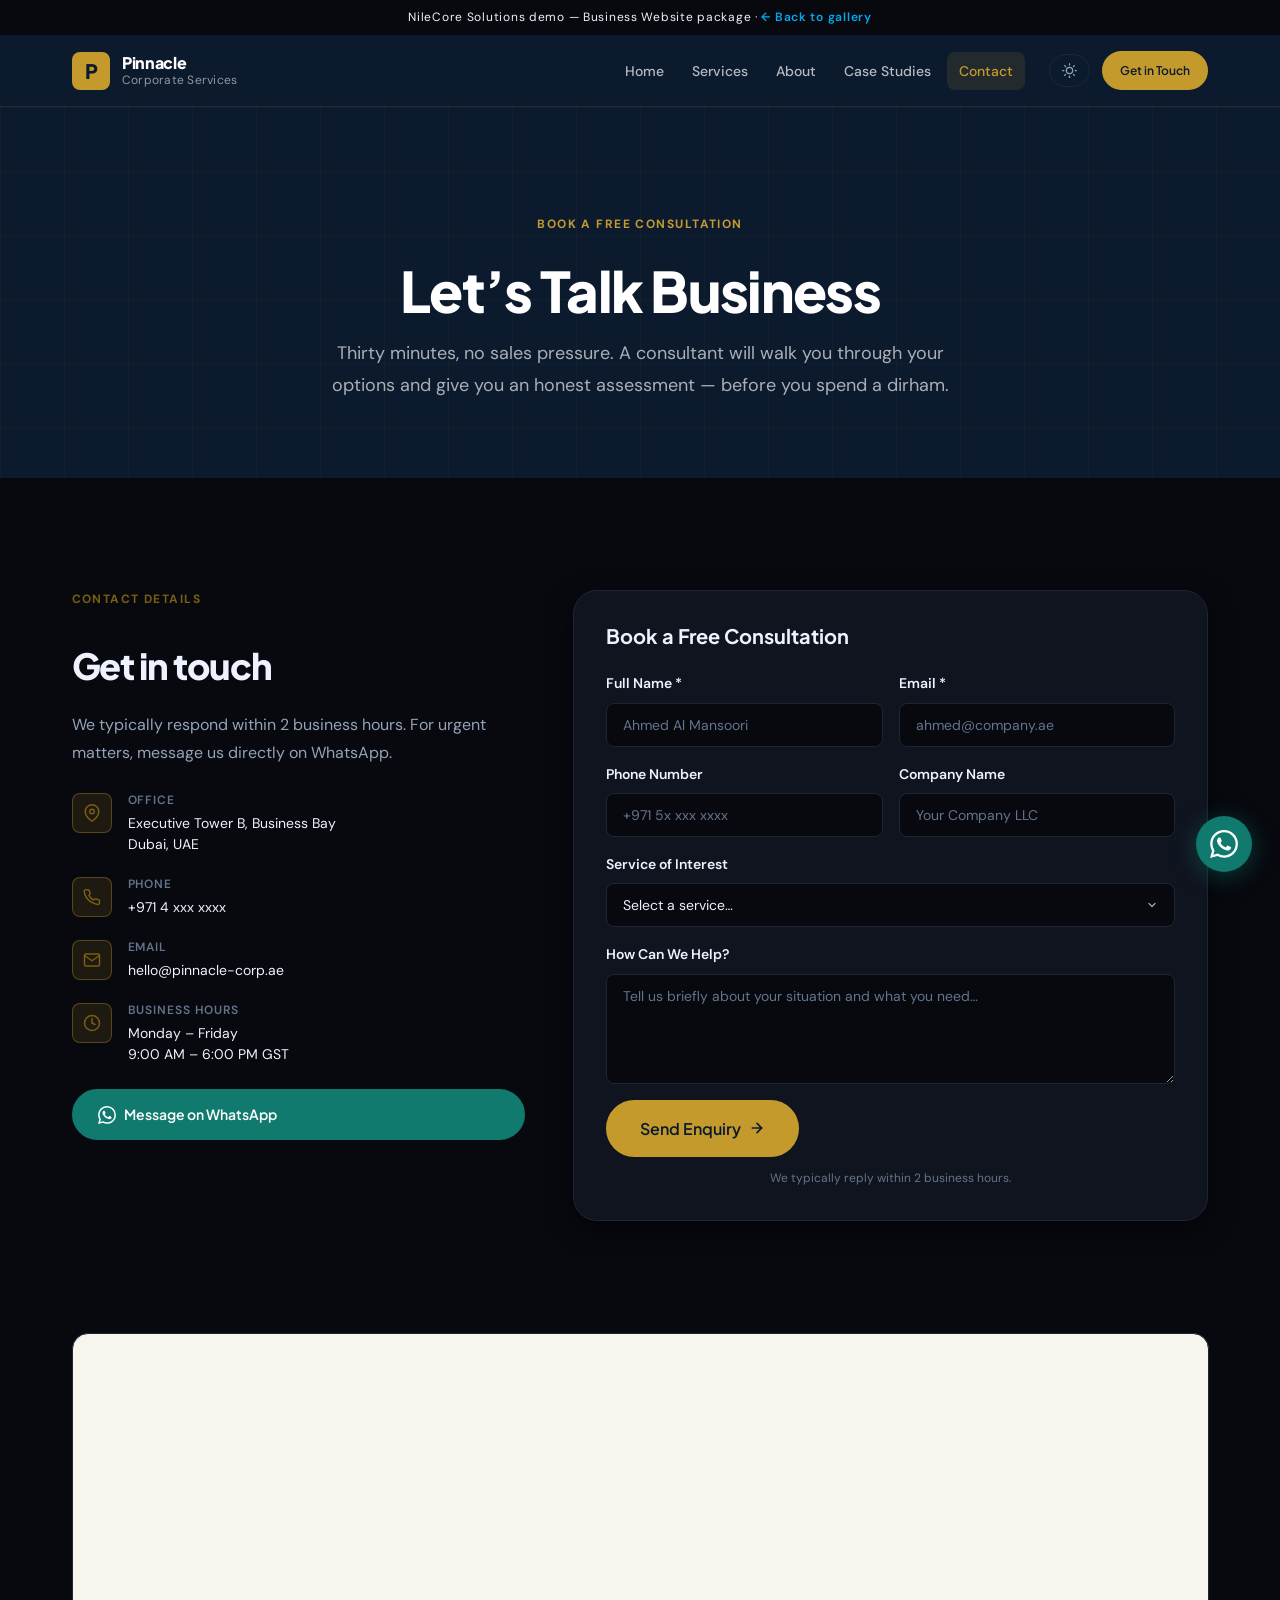
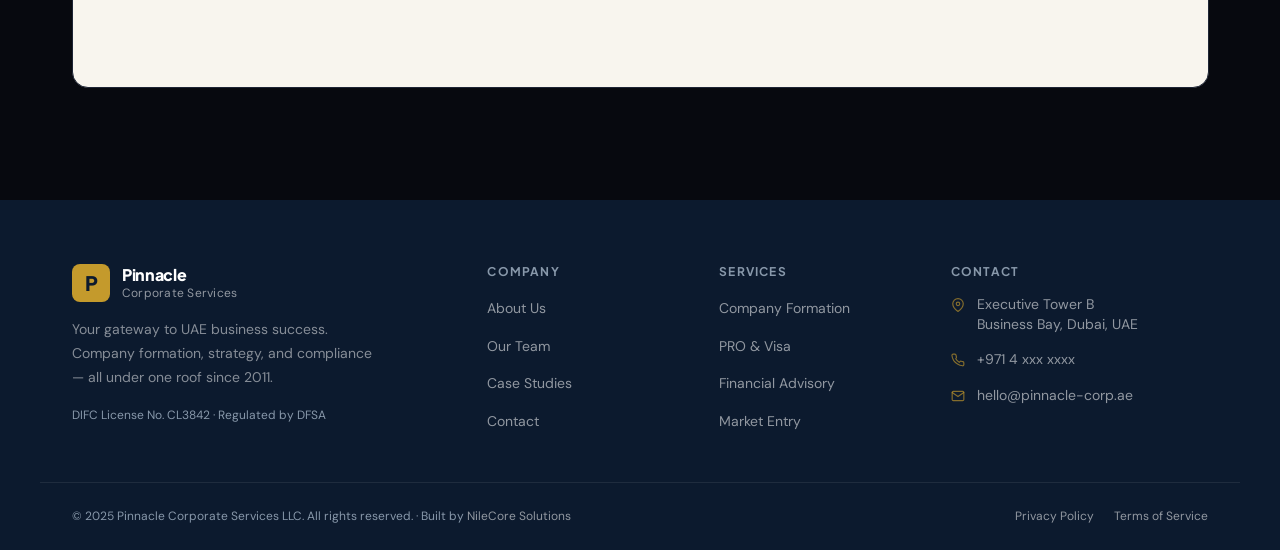
<file: business-website/contact.html>
<!doctype html>
<html lang="en" data-theme="light">
  <head>
    <meta charset="UTF-8" />
    <meta name="viewport" content="width=device-width, initial-scale=1.0" />
    <title>Contact — Pinnacle Corporate Services</title>
    <meta
      name="description"
      content="Book a free 30-minute consultation with Pinnacle Corporate Services. Office in Business Bay, Dubai. Call, email, or message on WhatsApp."
    />
    <link rel="icon" href="../brand/favicon.svg" type="image/svg+xml" />
    <link rel="apple-touch-icon" sizes="180x180" href="../brand/apple-touch-icon.png" />
    <link rel="stylesheet" href="../styles/base.css" />
    <link rel="stylesheet" href="styles.css" />
  </head>
  <body>
    <!-- ── STICKY WRAPPER ─────────────────────────────────── -->
    <div class="biz-sticky-header">
      <div class="demo-banner">
        NileCore Solutions demo &mdash; Business Website package &middot;
        <a href="../index.html">&#8592; Back to gallery</a>
      </div>

      <header class="biz-nav" id="js-nav" data-scrolled="false">
        <div class="biz-nav-inner">
          <a href="index.html" class="biz-logo" aria-label="Pinnacle Corporate Services — home">
            <div class="biz-logo-mark" aria-hidden="true">P</div>
            <div class="biz-logo-text">
              <span class="biz-logo-name">Pinnacle</span>
              <span class="biz-logo-sub">Corporate Services</span>
            </div>
          </a>

          <nav class="biz-nav-links" aria-label="Main navigation">
            <a href="index.html" class="biz-nav-link">Home</a>
            <a href="services.html" class="biz-nav-link">Services</a>
            <a href="about.html" class="biz-nav-link">About</a>
            <a href="case-studies.html" class="biz-nav-link">Case Studies</a>
            <a href="contact.html" class="biz-nav-link" aria-current="page">Contact</a>
          </nav>

          <div class="biz-nav-end">
            <button class="theme-toggle" data-theme-toggle aria-label="Toggle light/dark mode">
              <svg width="16" height="16" viewBox="0 0 24 24" fill="none" stroke="currentColor" stroke-width="2" stroke-linecap="round" stroke-linejoin="round" aria-hidden="true">
                <circle cx="12" cy="12" r="5" /><line x1="12" y1="1" x2="12" y2="3" /><line x1="12" y1="21" x2="12" y2="23" /><line x1="4.22" y1="4.22" x2="5.64" y2="5.64" /><line x1="18.36" y1="18.36" x2="19.78" y2="19.78" /><line x1="1" y1="12" x2="3" y2="12" /><line x1="21" y1="12" x2="23" y2="12" /><line x1="4.22" y1="19.78" x2="5.64" y2="18.36" /><line x1="18.36" y1="5.64" x2="19.78" y2="4.22" />
              </svg>
            </button>
            <a href="contact.html" class="biz-btn biz-btn-primary biz-btn-sm" aria-current="page">Get in Touch</a>
            <button class="biz-hamburger" id="js-hamburger" aria-label="Open navigation menu" aria-expanded="false" aria-controls="js-mobile-menu">
              <span></span><span></span><span></span>
            </button>
          </div>
        </div>

        <nav class="biz-mobile-menu" id="js-mobile-menu" aria-label="Mobile navigation" aria-hidden="true">
          <a href="index.html" class="biz-mobile-link">Home</a>
          <a href="services.html" class="biz-mobile-link">Services</a>
          <a href="about.html" class="biz-mobile-link">About</a>
          <a href="case-studies.html" class="biz-mobile-link">Case Studies</a>
          <a href="contact.html" class="biz-mobile-link" aria-current="page">Contact</a>
          <a href="contact.html" class="biz-btn biz-btn-primary">Get in Touch</a>
        </nav>
      </header>
    </div>

    <main>
      <!-- ── PAGE HERO ────────────────────────────────────── -->
      <div class="biz-page-hero">
        <div class="biz-page-hero-inner">
          <span class="biz-eyebrow">Book a Free Consultation</span>
          <h1 class="biz-page-hero-title">Let&rsquo;s Talk Business</h1>
          <p class="biz-page-hero-sub">Thirty minutes, no sales pressure. A consultant will walk you through your options and give you an honest assessment &mdash; before you spend a dirham.</p>
        </div>
      </div>

      <!-- ── CONTACT PAGE ──────────────────────────────────── -->
      <section class="biz-contact-page" id="contact">
        <div class="biz-inner">
          <div class="biz-contact-page-inner">

            <!-- Contact info column -->
            <div class="biz-contact-info">
              <span class="biz-eyebrow">Contact Details</span>
              <h2 class="biz-section-title">Get in touch</h2>
              <p class="biz-section-sub">We typically respond within 2 business hours. For urgent matters, message us directly on WhatsApp.</p>

              <ul class="biz-contact-details">
                <li>
                  <div class="biz-cd-icon" aria-hidden="true">
                    <svg width="18" height="18" viewBox="0 0 24 24" fill="none" stroke="currentColor" stroke-width="2" stroke-linecap="round" stroke-linejoin="round">
                      <path d="M21 10c0 7-9 13-9 13s-9-6-9-13a9 9 0 0 1 18 0z" /><circle cx="12" cy="10" r="3" />
                    </svg>
                  </div>
                  <div>
                    <div class="biz-cd-label">Office</div>
                    <div class="biz-cd-val">Executive Tower B, Business Bay<br />Dubai, UAE</div>
                  </div>
                </li>
                <li>
                  <div class="biz-cd-icon" aria-hidden="true">
                    <svg width="18" height="18" viewBox="0 0 24 24" fill="none" stroke="currentColor" stroke-width="2" stroke-linecap="round" stroke-linejoin="round">
                      <path d="M22 16.92v3a2 2 0 0 1-2.18 2 19.79 19.79 0 0 1-8.63-3.07A19.5 19.5 0 0 1 4.69 13 19.79 19.79 0 0 1 1.61 4.4 2 2 0 0 1 3.6 2.22h3a2 2 0 0 1 2 1.72c.127.96.361 1.903.7 2.81a2 2 0 0 1-.45 2.11L7.91 9.91a16 16 0 0 0 6.16 6.16l.91-.91a2 2 0 0 1 2.11-.45c.907.339 1.85.573 2.81.7A2 2 0 0 1 22 16.92z" />
                    </svg>
                  </div>
                  <div>
                    <div class="biz-cd-label">Phone</div>
                    <div class="biz-cd-val"><a href="tel:+97144xxxxxxx">+971 4 xxx xxxx</a></div>
                  </div>
                </li>
                <li>
                  <div class="biz-cd-icon" aria-hidden="true">
                    <svg width="18" height="18" viewBox="0 0 24 24" fill="none" stroke="currentColor" stroke-width="2" stroke-linecap="round" stroke-linejoin="round">
                      <path d="M4 4h16c1.1 0 2 .9 2 2v12c0 1.1-.9 2-2 2H4c-1.1 0-2-.9-2-2V6c0-1.1.9-2 2-2z" /><polyline points="22,6 12,13 2,6" />
                    </svg>
                  </div>
                  <div>
                    <div class="biz-cd-label">Email</div>
                    <div class="biz-cd-val"><a href="mailto:hello@pinnacle-corp.ae">hello@pinnacle-corp.ae</a></div>
                  </div>
                </li>
                <li>
                  <div class="biz-cd-icon" aria-hidden="true">
                    <svg width="18" height="18" viewBox="0 0 24 24" fill="none" stroke="currentColor" stroke-width="2" stroke-linecap="round" stroke-linejoin="round">
                      <circle cx="12" cy="12" r="10" /><polyline points="12 6 12 12 16 14" />
                    </svg>
                  </div>
                  <div>
                    <div class="biz-cd-label">Business Hours</div>
                    <div class="biz-cd-val">Monday &ndash; Friday<br />9:00 AM &ndash; 6:00 PM GST</div>
                  </div>
                </li>
              </ul>

              <a href="https://wa.me/" class="biz-btn biz-btn-whatsapp" target="_blank" rel="noopener noreferrer">
                <svg width="18" height="18" viewBox="0 0 24 24" fill="currentColor" aria-hidden="true"><path d="M17.472 14.382c-.297-.149-1.758-.867-2.03-.967-.273-.099-.471-.148-.67.15-.197.297-.767.966-.94 1.164-.173.199-.347.223-.644.075-.297-.15-1.255-.463-2.39-1.475-.883-.788-1.48-1.761-1.653-2.059-.173-.297-.018-.458.13-.606.134-.133.298-.347.446-.52.149-.174.198-.298.298-.497.099-.198.05-.371-.025-.52-.075-.149-.669-1.612-.916-2.207-.242-.579-.487-.5-.669-.51-.173-.008-.371-.01-.57-.01-.198 0-.52.074-.792.372-.272.297-1.04 1.016-1.04 2.479 0 1.462 1.065 2.875 1.213 3.074.149.198 2.096 3.2 5.077 4.487.709.306 1.262.489 1.694.625.712.227 1.36.195 1.871.118.571-.085 1.758-.719 2.006-1.413.248-.694.248-1.289.173-1.413-.074-.124-.272-.198-.57-.347m-5.421 7.403h-.004a9.87 9.87 0 0 1-5.031-1.378l-.361-.214-3.741.982.998-3.648-.235-.374a9.86 9.86 0 0 1-1.51-5.26c.001-5.45 4.436-9.884 9.888-9.884 2.64 0 5.122 1.03 6.988 2.898a9.825 9.825 0 0 1 2.893 6.994c-.003 5.45-4.437 9.884-9.885 9.884m8.413-18.297A11.815 11.815 0 0 0 12.05 0C5.495 0 .16 5.335.157 11.892c0 2.096.547 4.142 1.588 5.945L.057 24l6.305-1.654a11.882 11.882 0 0 0 5.683 1.448h.005c6.554 0 11.89-5.335 11.893-11.893a11.821 11.821 0 0 0-3.48-8.413z"/></svg>
                Message on WhatsApp
              </a>
            </div>

            <!-- Contact form column -->
            <div class="biz-contact-form-wrap">
              <form class="biz-contact-form" id="js-contact-form" novalidate>
                <h3 class="biz-form-title">Book a Free Consultation</h3>

                <div class="biz-form-row">
                  <div class="biz-form-group">
                    <label for="full-name">Full Name <span aria-hidden="true">*</span></label>
                    <input type="text" id="full-name" name="fullName" placeholder="Ahmed Al Mansoori" required autocomplete="name" />
                    <span class="biz-field-error" id="err-name">Please enter your full name.</span>
                  </div>
                  <div class="biz-form-group">
                    <label for="email">Email <span aria-hidden="true">*</span></label>
                    <input type="email" id="email" name="email" placeholder="ahmed@company.ae" required autocomplete="email" />
                    <span class="biz-field-error" id="err-email">Please enter a valid email address.</span>
                  </div>
                </div>

                <div class="biz-form-row">
                  <div class="biz-form-group">
                    <label for="phone">Phone Number</label>
                    <input type="tel" id="phone" name="phone" placeholder="+971 5x xxx xxxx" autocomplete="tel" />
                  </div>
                  <div class="biz-form-group">
                    <label for="company">Company Name</label>
                    <input type="text" id="company" name="company" placeholder="Your Company LLC" autocomplete="organization" />
                  </div>
                </div>

                <div class="biz-form-group">
                  <label for="service">Service of Interest</label>
                  <select id="service" name="service">
                    <option value="">Select a service&hellip;</option>
                    <option>Company Formation (Mainland)</option>
                    <option>Company Formation (Free Zone)</option>
                    <option>Company Formation (Offshore)</option>
                    <option>PRO &amp; Visa Services</option>
                    <option>Business Strategy</option>
                    <option>Financial &amp; Tax Advisory</option>
                    <option>Market Entry Consulting</option>
                    <option>HR &amp; Talent Solutions</option>
                    <option>Not sure — need advice</option>
                  </select>
                </div>

                <div class="biz-form-group">
                  <label for="message">How Can We Help?</label>
                  <textarea id="message" name="message" rows="4" placeholder="Tell us briefly about your situation and what you need&hellip;"></textarea>
                </div>

                <button type="submit" class="biz-btn biz-btn-primary biz-btn-lg biz-form-submit" id="js-submit-btn">
                  Send Enquiry
                  <svg width="16" height="16" viewBox="0 0 24 24" fill="none" stroke="currentColor" stroke-width="2.5" stroke-linecap="round" stroke-linejoin="round" aria-hidden="true"><line x1="5" y1="12" x2="19" y2="12" /><polyline points="12 5 19 12 12 19" /></svg>
                </button>
                <p class="biz-form-note">We typically reply within 2 business hours.</p>
              </form>

              <div class="biz-form-success" id="js-form-success" aria-live="polite" hidden>
                <div class="biz-success-icon">
                  <svg width="28" height="28" viewBox="0 0 24 24" fill="none" stroke="currentColor" stroke-width="2.5" stroke-linecap="round" stroke-linejoin="round" aria-hidden="true"><polyline points="20 6 9 17 4 12" /></svg>
                </div>
                <h3>Message Sent!</h3>
                <p>Thank you &mdash; a consultant will reach out within 2 business hours.</p>
              </div>
            </div>

          </div>
        </div>
      </section>

      <!-- ── MAP ──────────────────────────────────────────────── -->
      <section class="biz-map-section" id="location" aria-label="Office location">
        <div class="biz-inner">
          <div class="biz-map-placeholder">
            <iframe
              src="https://www.openstreetmap.org/export/embed.html?bbox=55.252%2C25.163%2C55.300%2C25.203&layer=mapnik&marker=25.183%2C55.276"
              title="Pinnacle Corporate Services — Executive Tower B, Business Bay, Dubai"
              loading="lazy"
              referrerpolicy="no-referrer"
              allowfullscreen
            ></iframe>
          </div>
        </div>
      </section>
    </main>

    <!-- ── FOOTER ────────────────────────────────────────────── -->
    <footer class="biz-footer">
      <div class="biz-footer-inner">
        <div class="biz-footer-brand">
          <div class="biz-logo">
            <div class="biz-logo-mark" aria-hidden="true">P</div>
            <div class="biz-logo-text">
              <span class="biz-logo-name">Pinnacle</span>
              <span class="biz-logo-sub">Corporate Services</span>
            </div>
          </div>
          <p class="biz-footer-tagline">Your gateway to UAE business success. Company formation, strategy, and compliance &mdash; all under one roof since 2011.</p>
          <p class="biz-footer-license">DIFC License No. CL3842 &middot; Regulated by DFSA</p>
        </div>
        <nav class="biz-footer-col" aria-label="Company links">
          <h4 class="biz-footer-col-title">Company</h4>
          <ul>
            <li><a href="about.html">About Us</a></li>
            <li><a href="about.html">Our Team</a></li>
            <li><a href="case-studies.html">Case Studies</a></li>
            <li><a href="contact.html">Contact</a></li>
          </ul>
        </nav>
        <nav class="biz-footer-col" aria-label="Services links">
          <h4 class="biz-footer-col-title">Services</h4>
          <ul>
            <li><a href="services.html#company-formation">Company Formation</a></li>
            <li><a href="services.html#pro-visa">PRO &amp; Visa</a></li>
            <li><a href="services.html#financial-advisory">Financial Advisory</a></li>
            <li><a href="services.html#market-entry">Market Entry</a></li>
          </ul>
        </nav>
        <div class="biz-footer-col biz-footer-contact">
          <h4 class="biz-footer-col-title">Contact</h4>
          <address>
            <p>
              <svg width="14" height="14" viewBox="0 0 24 24" fill="none" stroke="currentColor" stroke-width="2" stroke-linecap="round" stroke-linejoin="round" aria-hidden="true"><path d="M21 10c0 7-9 13-9 13s-9-6-9-13a9 9 0 0 1 18 0z"/><circle cx="12" cy="10" r="3"/></svg>
              Executive Tower B<br />Business Bay, Dubai, UAE
            </p>
            <p>
              <svg width="14" height="14" viewBox="0 0 24 24" fill="none" stroke="currentColor" stroke-width="2" stroke-linecap="round" stroke-linejoin="round" aria-hidden="true"><path d="M22 16.92v3a2 2 0 0 1-2.18 2 19.79 19.79 0 0 1-8.63-3.07A19.5 19.5 0 0 1 4.69 13a19.79 19.79 0 0 1-3.07-8.67A2 2 0 0 1 3.6 2h3a2 2 0 0 1 2 1.72 12.84 12.84 0 0 0 .7 2.81 2 2 0 0 1-.45 2.11L8.09 9.91a16 16 0 0 0 6 6l1.27-1.27a2 2 0 0 1 2.11-.45 12.84 12.84 0 0 0 2.81.7A2 2 0 0 1 22 16.92z"/></svg>
              <a href="tel:+97144xxxxxxx">+971 4 xxx xxxx</a>
            </p>
            <p>
              <svg width="14" height="14" viewBox="0 0 24 24" fill="none" stroke="currentColor" stroke-width="2" stroke-linecap="round" stroke-linejoin="round" aria-hidden="true"><path d="M4 4h16c1.1 0 2 .9 2 2v12c0 1.1-.9 2-2 2H4c-1.1 0-2-.9-2-2V6c0-1.1.9-2 2-2z"/><polyline points="22,6 12,13 2,6"/></svg>
              <a href="mailto:hello@pinnacle-corp.ae">hello@pinnacle-corp.ae</a>
            </p>
          </address>
        </div>
      </div>
      <div class="biz-footer-bottom">
        <p>&copy; 2025 Pinnacle Corporate Services LLC. All rights reserved. &middot; Built by <a href="../index.html">NileCore Solutions</a></p>
        <div class="biz-footer-legal">
          <a href="#">Privacy Policy</a>
          <a href="#">Terms of Service</a>
        </div>
      </div>
    </footer>

    <a href="https://wa.me/" class="biz-wa-float" target="_blank" rel="noopener noreferrer" aria-label="Chat on WhatsApp">
      <svg width="28" height="28" viewBox="0 0 24 24" fill="currentColor" aria-hidden="true"><path d="M17.472 14.382c-.297-.149-1.758-.867-2.03-.967-.273-.099-.471-.148-.67.15-.197.297-.767.966-.94 1.164-.173.199-.347.223-.644.075-.297-.15-1.255-.463-2.39-1.475-.883-.788-1.48-1.761-1.653-2.059-.173-.297-.018-.458.13-.606.134-.133.298-.347.446-.52.149-.174.198-.298.298-.497.099-.198.05-.371-.025-.52-.075-.149-.669-1.612-.916-2.207-.242-.579-.487-.5-.669-.51-.173-.008-.371-.01-.57-.01-.198 0-.52.074-.792.372-.272.297-1.04 1.016-1.04 2.479 0 1.462 1.065 2.875 1.213 3.074.149.198 2.096 3.2 5.077 4.487.709.306 1.262.489 1.694.625.712.227 1.36.195 1.871.118.571-.085 1.758-.719 2.006-1.413.248-.694.248-1.289.173-1.413-.074-.124-.272-.198-.57-.347m-5.421 7.403h-.004a9.87 9.87 0 0 1-5.031-1.378l-.361-.214-3.741.982.998-3.648-.235-.374a9.86 9.86 0 0 1-1.51-5.26c.001-5.45 4.436-9.884 9.888-9.884 2.64 0 5.122 1.03 6.988 2.898a9.825 9.825 0 0 1 2.893 6.994c-.003 5.45-4.437 9.884-9.885 9.884m8.413-18.297A11.815 11.815 0 0 0 12.05 0C5.495 0 .16 5.335.157 11.892c0 2.096.547 4.142 1.588 5.945L.057 24l6.305-1.654a11.882 11.882 0 0 0 5.683 1.448h.005c6.554 0 11.89-5.335 11.893-11.893a11.821 11.821 0 0 0-3.48-8.413z"/></svg>
    </a>

    <script src="../scripts/theme.js" defer></script>
    <script src="app.js" defer></script>
  </body>
</html>
</file>
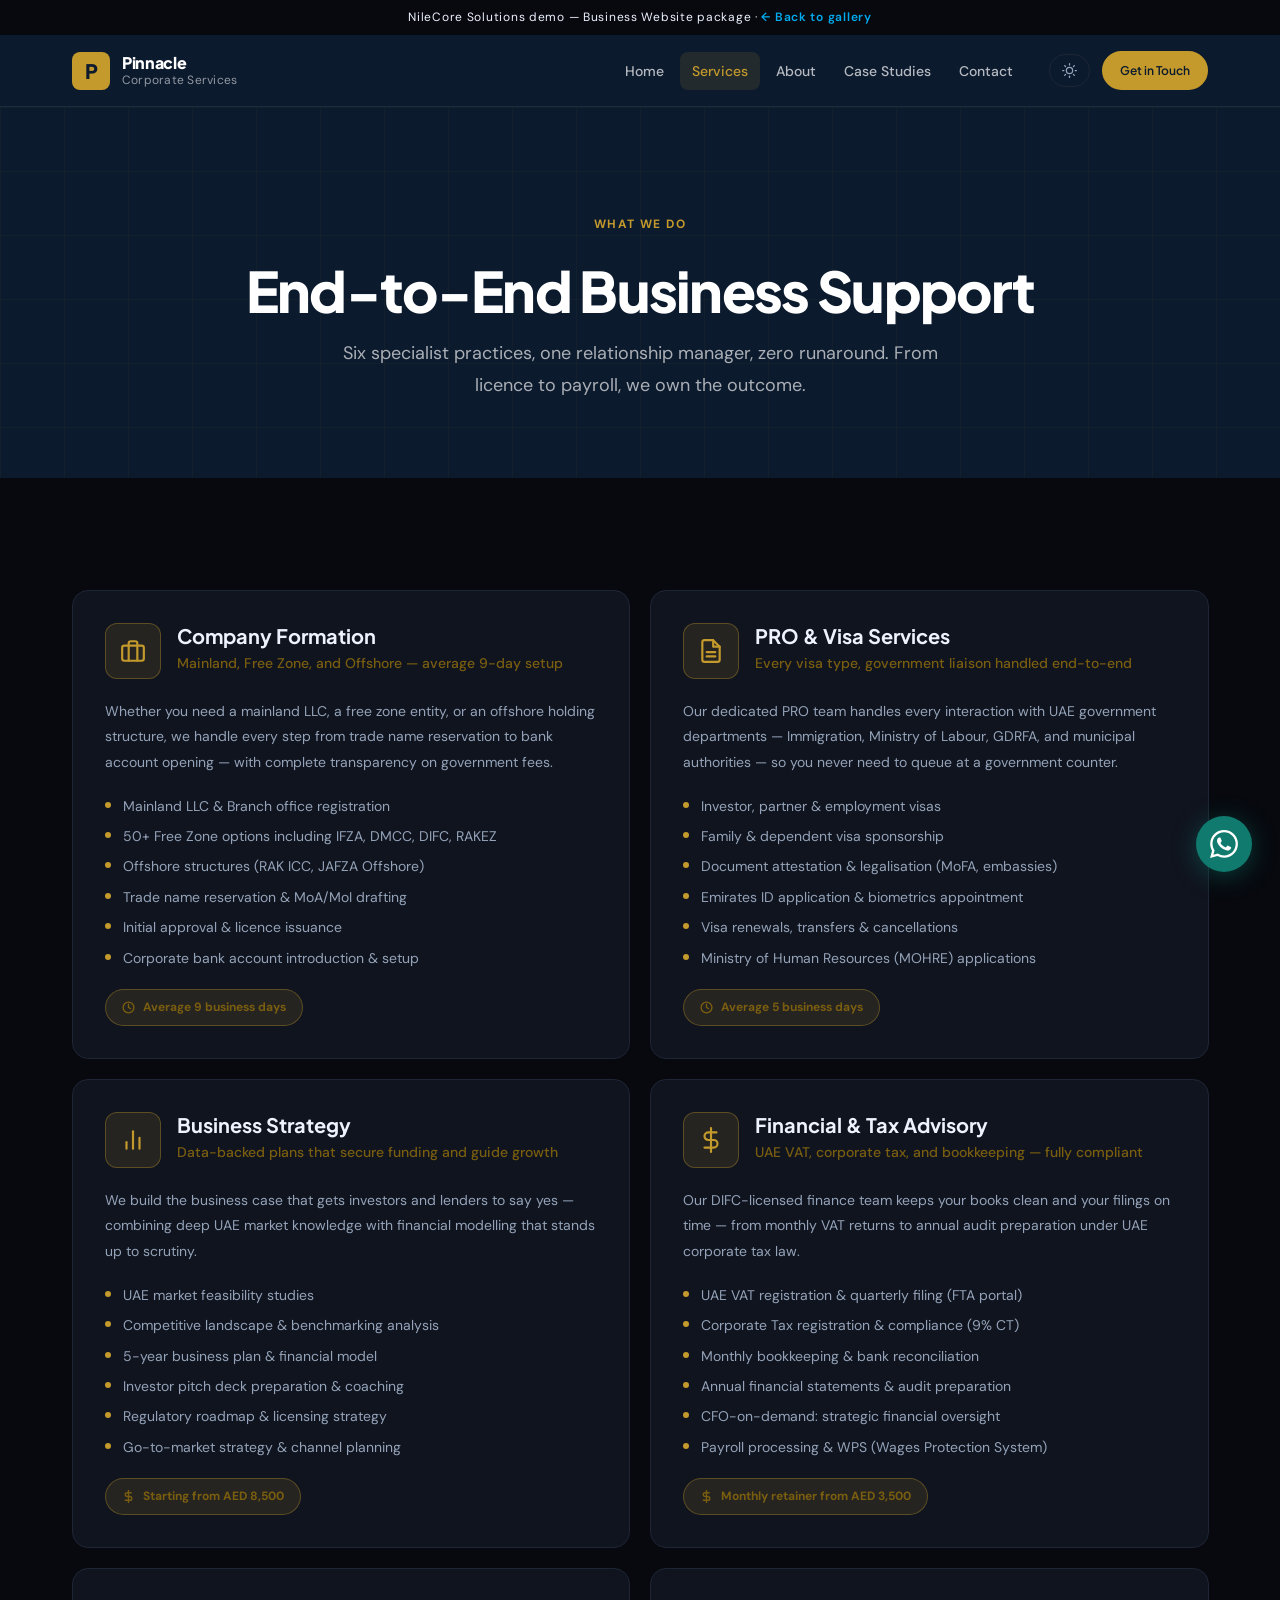
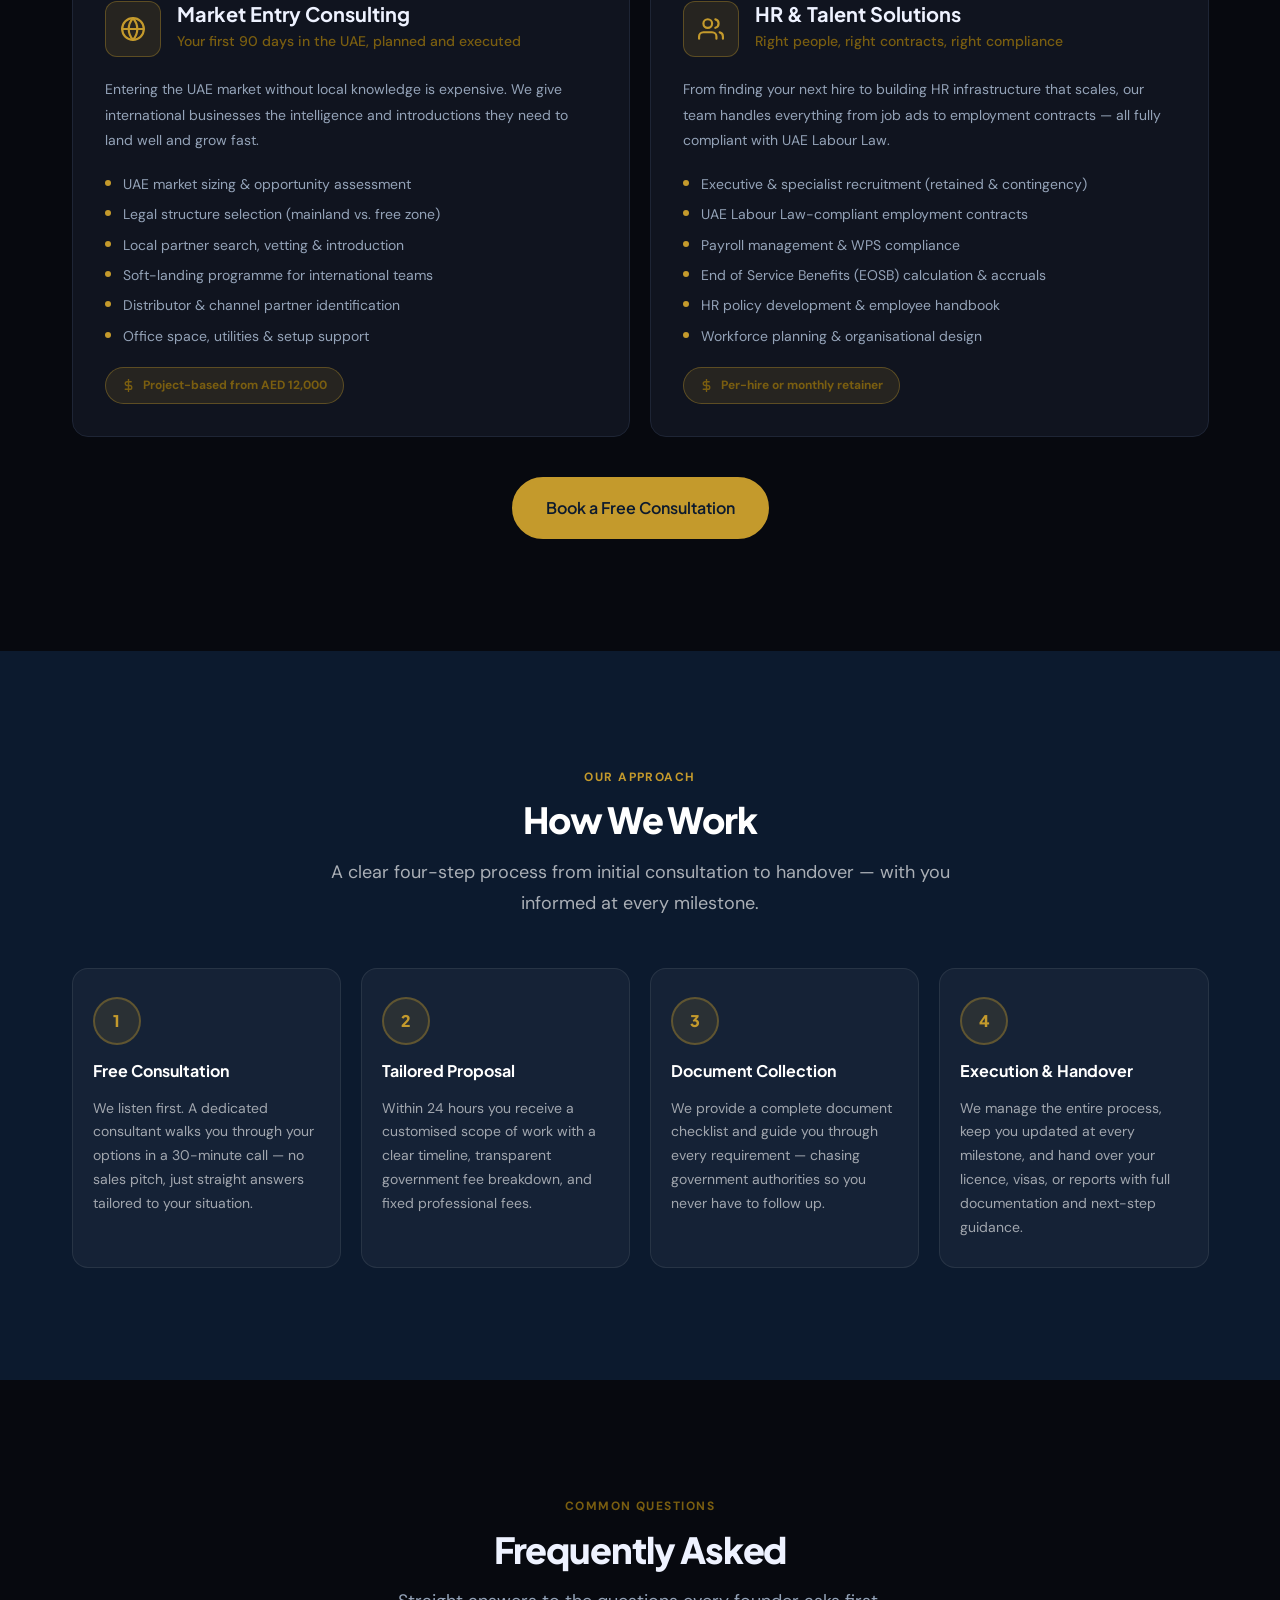
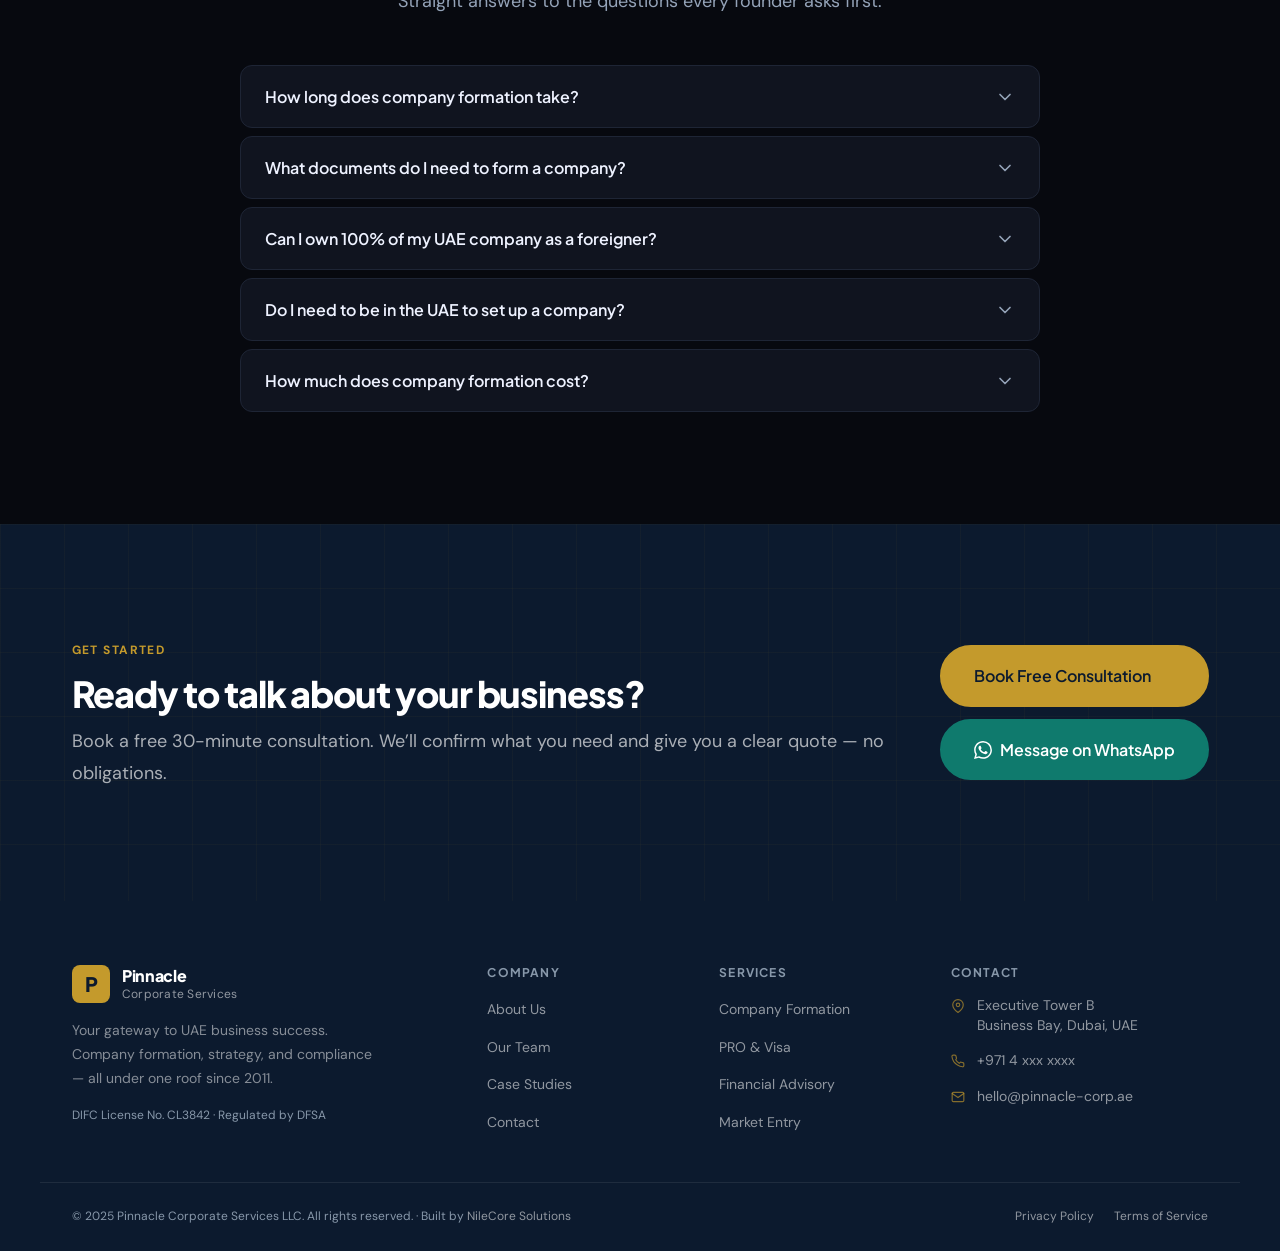
<file: business-website/services.html>
<!doctype html>
<html lang="en" data-theme="light">
  <head>
    <meta charset="UTF-8" />
    <meta name="viewport" content="width=device-width, initial-scale=1.0" />
    <title>Services — Pinnacle Corporate Services</title>
    <meta
      name="description"
      content="Full-spectrum UAE business services: company formation, PRO &amp; visa, strategy, financial advisory, market entry, and HR solutions."
    />
    <link rel="icon" href="../brand/favicon.svg" type="image/svg+xml" />
    <link rel="apple-touch-icon" sizes="180x180" href="../brand/apple-touch-icon.png" />
    <link rel="stylesheet" href="../styles/base.css" />
    <link rel="stylesheet" href="styles.css" />
  </head>
  <body>
    <!-- ── STICKY WRAPPER ─────────────────────────────────── -->
    <div class="biz-sticky-header">
      <div class="demo-banner">
        NileCore Solutions demo &mdash; Business Website package &middot;
        <a href="../index.html">&#8592; Back to gallery</a>
      </div>

      <header class="biz-nav" id="js-nav" data-scrolled="false">
        <div class="biz-nav-inner">
          <a href="index.html" class="biz-logo" aria-label="Pinnacle Corporate Services — home">
            <div class="biz-logo-mark" aria-hidden="true">P</div>
            <div class="biz-logo-text">
              <span class="biz-logo-name">Pinnacle</span>
              <span class="biz-logo-sub">Corporate Services</span>
            </div>
          </a>

          <nav class="biz-nav-links" aria-label="Main navigation">
            <a href="index.html" class="biz-nav-link">Home</a>
            <a href="services.html" class="biz-nav-link" aria-current="page">Services</a>
            <a href="about.html" class="biz-nav-link">About</a>
            <a href="case-studies.html" class="biz-nav-link">Case Studies</a>
            <a href="contact.html" class="biz-nav-link">Contact</a>
          </nav>

          <div class="biz-nav-end">
            <button class="theme-toggle" data-theme-toggle aria-label="Toggle light/dark mode">
              <svg width="16" height="16" viewBox="0 0 24 24" fill="none" stroke="currentColor" stroke-width="2" stroke-linecap="round" stroke-linejoin="round" aria-hidden="true">
                <circle cx="12" cy="12" r="5" /><line x1="12" y1="1" x2="12" y2="3" /><line x1="12" y1="21" x2="12" y2="23" /><line x1="4.22" y1="4.22" x2="5.64" y2="5.64" /><line x1="18.36" y1="18.36" x2="19.78" y2="19.78" /><line x1="1" y1="12" x2="3" y2="12" /><line x1="21" y1="12" x2="23" y2="12" /><line x1="4.22" y1="19.78" x2="5.64" y2="18.36" /><line x1="18.36" y1="5.64" x2="19.78" y2="4.22" />
              </svg>
            </button>
            <a href="contact.html" class="biz-btn biz-btn-primary biz-btn-sm">Get in Touch</a>
            <button class="biz-hamburger" id="js-hamburger" aria-label="Open navigation menu" aria-expanded="false" aria-controls="js-mobile-menu">
              <span></span><span></span><span></span>
            </button>
          </div>
        </div>

        <nav class="biz-mobile-menu" id="js-mobile-menu" aria-label="Mobile navigation" aria-hidden="true">
          <a href="index.html" class="biz-mobile-link">Home</a>
          <a href="services.html" class="biz-mobile-link" aria-current="page">Services</a>
          <a href="about.html" class="biz-mobile-link">About</a>
          <a href="case-studies.html" class="biz-mobile-link">Case Studies</a>
          <a href="contact.html" class="biz-mobile-link">Contact</a>
          <a href="contact.html" class="biz-btn biz-btn-primary">Get in Touch</a>
        </nav>
      </header>
    </div>

    <main>
      <!-- ── PAGE HERO ────────────────────────────────────── -->
      <div class="biz-page-hero">
        <div class="biz-page-hero-inner">
          <span class="biz-eyebrow">What We Do</span>
          <h1 class="biz-page-hero-title">End-to-End Business Support</h1>
          <p class="biz-page-hero-sub">Six specialist practices, one relationship manager, zero runaround. From licence to payroll, we own the outcome.</p>
        </div>
      </div>

      <!-- ── SERVICES DETAIL ──────────────────────────────── -->
      <section class="biz-services" id="services">
        <div class="biz-inner">
          <div class="biz-services-grid biz-services-detail-grid">

            <!-- Company Formation -->
            <article class="biz-service-detail-card" id="company-formation">
              <div class="biz-sdc-head">
                <div class="biz-sdc-icon" aria-hidden="true">
                  <svg width="26" height="26" viewBox="0 0 24 24" fill="none" stroke="currentColor" stroke-width="2" stroke-linecap="round" stroke-linejoin="round">
                    <rect x="2" y="7" width="20" height="14" rx="2" ry="2" /><path d="M16 21V5a2 2 0 0 0-2-2h-4a2 2 0 0 0-2 2v16" />
                  </svg>
                </div>
                <div>
                  <h2 class="biz-sdc-title">Company Formation</h2>
                  <p class="biz-sdc-tagline">Mainland, Free Zone, and Offshore &mdash; average 9-day setup</p>
                </div>
              </div>
              <p class="biz-sdc-desc">Whether you need a mainland LLC, a free zone entity, or an offshore holding structure, we handle every step from trade name reservation to bank account opening &mdash; with complete transparency on government fees.</p>
              <ul class="biz-sdc-list">
                <li>Mainland LLC &amp; Branch office registration</li>
                <li>50+ Free Zone options including IFZA, DMCC, DIFC, RAKEZ</li>
                <li>Offshore structures (RAK ICC, JAFZA Offshore)</li>
                <li>Trade name reservation &amp; MoA/MoI drafting</li>
                <li>Initial approval &amp; licence issuance</li>
                <li>Corporate bank account introduction &amp; setup</li>
              </ul>
              <span class="biz-sdc-badge">
                <svg width="13" height="13" viewBox="0 0 24 24" fill="none" stroke="currentColor" stroke-width="2.5" stroke-linecap="round" stroke-linejoin="round" aria-hidden="true"><circle cx="12" cy="12" r="10" /><polyline points="12 6 12 12 16 14" /></svg>
                Average 9 business days
              </span>
            </article>

            <!-- PRO & Visa -->
            <article class="biz-service-detail-card" id="pro-visa">
              <div class="biz-sdc-head">
                <div class="biz-sdc-icon" aria-hidden="true">
                  <svg width="26" height="26" viewBox="0 0 24 24" fill="none" stroke="currentColor" stroke-width="2" stroke-linecap="round" stroke-linejoin="round">
                    <path d="M14 2H6a2 2 0 0 0-2 2v16a2 2 0 0 0 2 2h12a2 2 0 0 0 2-2V8z" /><polyline points="14 2 14 8 20 8" /><line x1="16" y1="13" x2="8" y2="13" /><line x1="16" y1="17" x2="8" y2="17" />
                  </svg>
                </div>
                <div>
                  <h2 class="biz-sdc-title">PRO &amp; Visa Services</h2>
                  <p class="biz-sdc-tagline">Every visa type, government liaison handled end-to-end</p>
                </div>
              </div>
              <p class="biz-sdc-desc">Our dedicated PRO team handles every interaction with UAE government departments &mdash; Immigration, Ministry of Labour, GDRFA, and municipal authorities &mdash; so you never need to queue at a government counter.</p>
              <ul class="biz-sdc-list">
                <li>Investor, partner &amp; employment visas</li>
                <li>Family &amp; dependent visa sponsorship</li>
                <li>Document attestation &amp; legalisation (MoFA, embassies)</li>
                <li>Emirates ID application &amp; biometrics appointment</li>
                <li>Visa renewals, transfers &amp; cancellations</li>
                <li>Ministry of Human Resources (MOHRE) applications</li>
              </ul>
              <span class="biz-sdc-badge">
                <svg width="13" height="13" viewBox="0 0 24 24" fill="none" stroke="currentColor" stroke-width="2.5" stroke-linecap="round" stroke-linejoin="round" aria-hidden="true"><circle cx="12" cy="12" r="10" /><polyline points="12 6 12 12 16 14" /></svg>
                Average 5 business days
              </span>
            </article>

            <!-- Business Strategy -->
            <article class="biz-service-detail-card" id="business-strategy">
              <div class="biz-sdc-head">
                <div class="biz-sdc-icon" aria-hidden="true">
                  <svg width="26" height="26" viewBox="0 0 24 24" fill="none" stroke="currentColor" stroke-width="2" stroke-linecap="round" stroke-linejoin="round">
                    <line x1="18" y1="20" x2="18" y2="10" /><line x1="12" y1="20" x2="12" y2="4" /><line x1="6" y1="20" x2="6" y2="14" />
                  </svg>
                </div>
                <div>
                  <h2 class="biz-sdc-title">Business Strategy</h2>
                  <p class="biz-sdc-tagline">Data-backed plans that secure funding and guide growth</p>
                </div>
              </div>
              <p class="biz-sdc-desc">We build the business case that gets investors and lenders to say yes &mdash; combining deep UAE market knowledge with financial modelling that stands up to scrutiny.</p>
              <ul class="biz-sdc-list">
                <li>UAE market feasibility studies</li>
                <li>Competitive landscape &amp; benchmarking analysis</li>
                <li>5-year business plan &amp; financial model</li>
                <li>Investor pitch deck preparation &amp; coaching</li>
                <li>Regulatory roadmap &amp; licensing strategy</li>
                <li>Go-to-market strategy &amp; channel planning</li>
              </ul>
              <span class="biz-sdc-badge">
                <svg width="13" height="13" viewBox="0 0 24 24" fill="none" stroke="currentColor" stroke-width="2.5" stroke-linecap="round" stroke-linejoin="round" aria-hidden="true"><line x1="12" y1="1" x2="12" y2="23" /><path d="M17 5H9.5a3.5 3.5 0 0 0 0 7h5a3.5 3.5 0 0 1 0 7H6" /></svg>
                Starting from AED 8,500
              </span>
            </article>

            <!-- Financial & Tax -->
            <article class="biz-service-detail-card" id="financial-advisory">
              <div class="biz-sdc-head">
                <div class="biz-sdc-icon" aria-hidden="true">
                  <svg width="26" height="26" viewBox="0 0 24 24" fill="none" stroke="currentColor" stroke-width="2" stroke-linecap="round" stroke-linejoin="round">
                    <line x1="12" y1="1" x2="12" y2="23" /><path d="M17 5H9.5a3.5 3.5 0 0 0 0 7h5a3.5 3.5 0 0 1 0 7H6" />
                  </svg>
                </div>
                <div>
                  <h2 class="biz-sdc-title">Financial &amp; Tax Advisory</h2>
                  <p class="biz-sdc-tagline">UAE VAT, corporate tax, and bookkeeping &mdash; fully compliant</p>
                </div>
              </div>
              <p class="biz-sdc-desc">Our DIFC-licensed finance team keeps your books clean and your filings on time &mdash; from monthly VAT returns to annual audit preparation under UAE corporate tax law.</p>
              <ul class="biz-sdc-list">
                <li>UAE VAT registration &amp; quarterly filing (FTA portal)</li>
                <li>Corporate Tax registration &amp; compliance (9% CT)</li>
                <li>Monthly bookkeeping &amp; bank reconciliation</li>
                <li>Annual financial statements &amp; audit preparation</li>
                <li>CFO-on-demand: strategic financial oversight</li>
                <li>Payroll processing &amp; WPS (Wages Protection System)</li>
              </ul>
              <span class="biz-sdc-badge">
                <svg width="13" height="13" viewBox="0 0 24 24" fill="none" stroke="currentColor" stroke-width="2.5" stroke-linecap="round" stroke-linejoin="round" aria-hidden="true"><line x1="12" y1="1" x2="12" y2="23" /><path d="M17 5H9.5a3.5 3.5 0 0 0 0 7h5a3.5 3.5 0 0 1 0 7H6" /></svg>
                Monthly retainer from AED 3,500
              </span>
            </article>

            <!-- Market Entry -->
            <article class="biz-service-detail-card" id="market-entry">
              <div class="biz-sdc-head">
                <div class="biz-sdc-icon" aria-hidden="true">
                  <svg width="26" height="26" viewBox="0 0 24 24" fill="none" stroke="currentColor" stroke-width="2" stroke-linecap="round" stroke-linejoin="round">
                    <circle cx="12" cy="12" r="10" /><line x1="2" y1="12" x2="22" y2="12" /><path d="M12 2a15.3 15.3 0 0 1 4 10 15.3 15.3 0 0 1-4 10 15.3 15.3 0 0 1-4-10 15.3 15.3 0 0 1 4-10z" />
                  </svg>
                </div>
                <div>
                  <h2 class="biz-sdc-title">Market Entry Consulting</h2>
                  <p class="biz-sdc-tagline">Your first 90 days in the UAE, planned and executed</p>
                </div>
              </div>
              <p class="biz-sdc-desc">Entering the UAE market without local knowledge is expensive. We give international businesses the intelligence and introductions they need to land well and grow fast.</p>
              <ul class="biz-sdc-list">
                <li>UAE market sizing &amp; opportunity assessment</li>
                <li>Legal structure selection (mainland vs. free zone)</li>
                <li>Local partner search, vetting &amp; introduction</li>
                <li>Soft-landing programme for international teams</li>
                <li>Distributor &amp; channel partner identification</li>
                <li>Office space, utilities &amp; setup support</li>
              </ul>
              <span class="biz-sdc-badge">
                <svg width="13" height="13" viewBox="0 0 24 24" fill="none" stroke="currentColor" stroke-width="2.5" stroke-linecap="round" stroke-linejoin="round" aria-hidden="true"><line x1="12" y1="1" x2="12" y2="23" /><path d="M17 5H9.5a3.5 3.5 0 0 0 0 7h5a3.5 3.5 0 0 1 0 7H6" /></svg>
                Project-based from AED 12,000
              </span>
            </article>

            <!-- HR & Talent -->
            <article class="biz-service-detail-card" id="hr-talent">
              <div class="biz-sdc-head">
                <div class="biz-sdc-icon" aria-hidden="true">
                  <svg width="26" height="26" viewBox="0 0 24 24" fill="none" stroke="currentColor" stroke-width="2" stroke-linecap="round" stroke-linejoin="round">
                    <path d="M17 21v-2a4 4 0 0 0-4-4H5a4 4 0 0 0-4 4v2" /><circle cx="9" cy="7" r="4" /><path d="M23 21v-2a4 4 0 0 0-3-3.87" /><path d="M16 3.13a4 4 0 0 1 0 7.75" />
                  </svg>
                </div>
                <div>
                  <h2 class="biz-sdc-title">HR &amp; Talent Solutions</h2>
                  <p class="biz-sdc-tagline">Right people, right contracts, right compliance</p>
                </div>
              </div>
              <p class="biz-sdc-desc">From finding your next hire to building HR infrastructure that scales, our team handles everything from job ads to employment contracts &mdash; all fully compliant with UAE Labour Law.</p>
              <ul class="biz-sdc-list">
                <li>Executive &amp; specialist recruitment (retained &amp; contingency)</li>
                <li>UAE Labour Law-compliant employment contracts</li>
                <li>Payroll management &amp; WPS compliance</li>
                <li>End of Service Benefits (EOSB) calculation &amp; accruals</li>
                <li>HR policy development &amp; employee handbook</li>
                <li>Workforce planning &amp; organisational design</li>
              </ul>
              <span class="biz-sdc-badge">
                <svg width="13" height="13" viewBox="0 0 24 24" fill="none" stroke="currentColor" stroke-width="2.5" stroke-linecap="round" stroke-linejoin="round" aria-hidden="true"><line x1="12" y1="1" x2="12" y2="23" /><path d="M17 5H9.5a3.5 3.5 0 0 0 0 7h5a3.5 3.5 0 0 1 0 7H6" /></svg>
                Per-hire or monthly retainer
              </span>
            </article>

          </div>

          <div class="biz-services-detail-cta">
            <a href="contact.html" class="biz-btn biz-btn-primary biz-btn-lg">Book a Free Consultation</a>
          </div>
        </div>
      </section>

      <!-- ── HOW WE WORK ───────────────────────────────────── -->
      <section class="biz-process" id="process">
        <div class="biz-inner">
          <header class="biz-section-hd">
            <span class="biz-eyebrow">Our Approach</span>
            <h2 class="biz-section-title">How We Work</h2>
            <p class="biz-section-sub">A clear four-step process from initial consultation to handover &mdash; with you informed at every milestone.</p>
          </header>

          <div class="biz-process-grid">
            <div class="biz-process-step">
              <div class="biz-process-num">1</div>
              <h3 class="biz-process-title">Free Consultation</h3>
              <p class="biz-process-desc">We listen first. A dedicated consultant walks you through your options in a 30-minute call &mdash; no sales pitch, just straight answers tailored to your situation.</p>
            </div>
            <div class="biz-process-step">
              <div class="biz-process-num">2</div>
              <h3 class="biz-process-title">Tailored Proposal</h3>
              <p class="biz-process-desc">Within 24 hours you receive a customised scope of work with a clear timeline, transparent government fee breakdown, and fixed professional fees.</p>
            </div>
            <div class="biz-process-step">
              <div class="biz-process-num">3</div>
              <h3 class="biz-process-title">Document Collection</h3>
              <p class="biz-process-desc">We provide a complete document checklist and guide you through every requirement &mdash; chasing government authorities so you never have to follow up.</p>
            </div>
            <div class="biz-process-step">
              <div class="biz-process-num">4</div>
              <h3 class="biz-process-title">Execution &amp; Handover</h3>
              <p class="biz-process-desc">We manage the entire process, keep you updated at every milestone, and hand over your licence, visas, or reports with full documentation and next-step guidance.</p>
            </div>
          </div>
        </div>
      </section>

      <!-- ── FAQ ──────────────────────────────────────────── -->
      <section class="biz-faq" id="faq">
        <div class="biz-inner">
          <header class="biz-section-hd">
            <span class="biz-eyebrow">Common Questions</span>
            <h2 class="biz-section-title">Frequently Asked</h2>
            <p class="biz-section-sub">Straight answers to the questions every founder asks first.</p>
          </header>

          <div class="biz-faq-list">

            <div class="biz-faq-item">
              <button class="biz-faq-question" aria-expanded="false">
                How long does company formation take?
                <svg class="biz-faq-chevron" width="20" height="20" viewBox="0 0 24 24" fill="none" stroke="currentColor" stroke-width="2" stroke-linecap="round" stroke-linejoin="round" aria-hidden="true"><polyline points="6 9 12 15 18 9"/></svg>
              </button>
              <div class="biz-faq-answer">
                <div class="biz-faq-answer-inner">Our average setup time is 9 business days. Free zone formations can be as fast as 5 days (IFZA, RAKEZ). Mainland LLC setups typically take 7&ndash;12 days depending on the business activity and MOE approvals required. We will give you an accurate timeline in your proposal before you commit.</div>
              </div>
            </div>

            <div class="biz-faq-item">
              <button class="biz-faq-question" aria-expanded="false">
                What documents do I need to form a company?
                <svg class="biz-faq-chevron" width="20" height="20" viewBox="0 0 24 24" fill="none" stroke="currentColor" stroke-width="2" stroke-linecap="round" stroke-linejoin="round" aria-hidden="true"><polyline points="6 9 12 15 18 9"/></svg>
              </button>
              <div class="biz-faq-answer">
                <div class="biz-faq-answer-inner">The standard requirements are: a valid passport (all shareholders), Emirates ID if you are a UAE resident, proof of residential address, and details of your intended business activities. We provide a full, personalised document checklist after your initial consultation &mdash; requirements vary by free zone and business type.</div>
              </div>
            </div>

            <div class="biz-faq-item">
              <button class="biz-faq-question" aria-expanded="false">
                Can I own 100% of my UAE company as a foreigner?
                <svg class="biz-faq-chevron" width="20" height="20" viewBox="0 0 24 24" fill="none" stroke="currentColor" stroke-width="2" stroke-linecap="round" stroke-linejoin="round" aria-hidden="true"><polyline points="6 9 12 15 18 9"/></svg>
              </button>
              <div class="biz-faq-answer">
                <div class="biz-faq-answer-inner">Yes. Following the UAE&rsquo;s amended Commercial Companies Law (effective June 2021), foreign investors can own 100% of most mainland companies without a UAE national partner. Free zones have always permitted full foreign ownership. Certain regulated activities &mdash; defence, oil exploration, some retail categories &mdash; still require UAE national participation. We confirm your specific activity&rsquo;s requirements before you proceed.</div>
              </div>
            </div>

            <div class="biz-faq-item">
              <button class="biz-faq-question" aria-expanded="false">
                Do I need to be in the UAE to set up a company?
                <svg class="biz-faq-chevron" width="20" height="20" viewBox="0 0 24 24" fill="none" stroke="currentColor" stroke-width="2" stroke-linecap="round" stroke-linejoin="round" aria-hidden="true"><polyline points="6 9 12 15 18 9"/></svg>
              </button>
              <div class="biz-faq-answer">
                <div class="biz-faq-answer-inner">For many free zone formations, no &mdash; we can complete the process entirely remotely using notarised and legalised documents sent to us internationally. Mainland formations typically require a physical visit for signing. We let you know exactly what (if anything) requires your presence, and we schedule everything to minimise travel time when a visit is needed.</div>
              </div>
            </div>

            <div class="biz-faq-item">
              <button class="biz-faq-question" aria-expanded="false">
                How much does company formation cost?
                <svg class="biz-faq-chevron" width="20" height="20" viewBox="0 0 24 24" fill="none" stroke="currentColor" stroke-width="2" stroke-linecap="round" stroke-linejoin="round" aria-hidden="true"><polyline points="6 9 12 15 18 9"/></svg>
              </button>
              <div class="biz-faq-answer">
                <div class="biz-faq-answer-inner">Costs depend on structure and free zone. Free zone licences start from approximately AED 6,500 (e.g., IFZA single-activity) and go to AED 35,000+ for premium free zones like DIFC or DMCC. Mainland LLCs typically incur AED 15,000&ndash;25,000 in government fees. Our professional fee is separate and fixed &mdash; quoted upfront with no surprises. We provide a complete cost breakdown in your proposal so you can make an informed decision.</div>
              </div>
            </div>

          </div>
        </div>
      </section>

      <!-- ── CTA STRIP ─────────────────────────────────────── -->
      <section class="biz-cta-strip" id="cta">
        <div class="biz-inner">
          <div class="biz-cta-strip-inner">
            <div>
              <span class="biz-eyebrow">Get Started</span>
              <h2 class="biz-section-title">Ready to talk about your business?</h2>
              <p class="biz-section-sub">Book a free 30-minute consultation. We&rsquo;ll confirm what you need and give you a clear quote &mdash; no obligations.</p>
            </div>
            <div class="biz-cta-strip-actions">
              <a href="contact.html" class="biz-btn biz-btn-primary biz-btn-lg">Book Free Consultation</a>
              <a href="https://wa.me/" class="biz-btn biz-btn-whatsapp biz-btn-lg" target="_blank" rel="noopener noreferrer">
                <svg width="18" height="18" viewBox="0 0 24 24" fill="currentColor" aria-hidden="true"><path d="M17.472 14.382c-.297-.149-1.758-.867-2.03-.967-.273-.099-.471-.148-.67.15-.197.297-.767.966-.94 1.164-.173.199-.347.223-.644.075-.297-.15-1.255-.463-2.39-1.475-.883-.788-1.48-1.761-1.653-2.059-.173-.297-.018-.458.13-.606.134-.133.298-.347.446-.52.149-.174.198-.298.298-.497.099-.198.05-.371-.025-.52-.075-.149-.669-1.612-.916-2.207-.242-.579-.487-.5-.669-.51-.173-.008-.371-.01-.57-.01-.198 0-.52.074-.792.372-.272.297-1.04 1.016-1.04 2.479 0 1.462 1.065 2.875 1.213 3.074.149.198 2.096 3.2 5.077 4.487.709.306 1.262.489 1.694.625.712.227 1.36.195 1.871.118.571-.085 1.758-.719 2.006-1.413.248-.694.248-1.289.173-1.413-.074-.124-.272-.198-.57-.347m-5.421 7.403h-.004a9.87 9.87 0 0 1-5.031-1.378l-.361-.214-3.741.982.998-3.648-.235-.374a9.86 9.86 0 0 1-1.51-5.26c.001-5.45 4.436-9.884 9.888-9.884 2.64 0 5.122 1.03 6.988 2.898a9.825 9.825 0 0 1 2.893 6.994c-.003 5.45-4.437 9.884-9.885 9.884m8.413-18.297A11.815 11.815 0 0 0 12.05 0C5.495 0 .16 5.335.157 11.892c0 2.096.547 4.142 1.588 5.945L.057 24l6.305-1.654a11.882 11.882 0 0 0 5.683 1.448h.005c6.554 0 11.89-5.335 11.893-11.893a11.821 11.821 0 0 0-3.48-8.413z"/></svg>
                Message on WhatsApp
              </a>
            </div>
          </div>
        </div>
      </section>
    </main>

    <!-- ── FOOTER ────────────────────────────────────────────── -->
    <footer class="biz-footer">
      <div class="biz-footer-inner">
        <div class="biz-footer-brand">
          <div class="biz-logo">
            <div class="biz-logo-mark" aria-hidden="true">P</div>
            <div class="biz-logo-text">
              <span class="biz-logo-name">Pinnacle</span>
              <span class="biz-logo-sub">Corporate Services</span>
            </div>
          </div>
          <p class="biz-footer-tagline">Your gateway to UAE business success. Company formation, strategy, and compliance &mdash; all under one roof since 2011.</p>
          <p class="biz-footer-license">DIFC License No. CL3842 &middot; Regulated by DFSA</p>
        </div>
        <nav class="biz-footer-col" aria-label="Company links">
          <h4 class="biz-footer-col-title">Company</h4>
          <ul>
            <li><a href="about.html">About Us</a></li>
            <li><a href="about.html">Our Team</a></li>
            <li><a href="case-studies.html">Case Studies</a></li>
            <li><a href="contact.html">Contact</a></li>
          </ul>
        </nav>
        <nav class="biz-footer-col" aria-label="Services links">
          <h4 class="biz-footer-col-title">Services</h4>
          <ul>
            <li><a href="services.html#company-formation">Company Formation</a></li>
            <li><a href="services.html#pro-visa">PRO &amp; Visa</a></li>
            <li><a href="services.html#financial-advisory">Financial Advisory</a></li>
            <li><a href="services.html#market-entry">Market Entry</a></li>
          </ul>
        </nav>
        <div class="biz-footer-col biz-footer-contact">
          <h4 class="biz-footer-col-title">Contact</h4>
          <address>
            <p>
              <svg width="14" height="14" viewBox="0 0 24 24" fill="none" stroke="currentColor" stroke-width="2" stroke-linecap="round" stroke-linejoin="round" aria-hidden="true"><path d="M21 10c0 7-9 13-9 13s-9-6-9-13a9 9 0 0 1 18 0z"/><circle cx="12" cy="10" r="3"/></svg>
              Executive Tower B<br />Business Bay, Dubai, UAE
            </p>
            <p>
              <svg width="14" height="14" viewBox="0 0 24 24" fill="none" stroke="currentColor" stroke-width="2" stroke-linecap="round" stroke-linejoin="round" aria-hidden="true"><path d="M22 16.92v3a2 2 0 0 1-2.18 2 19.79 19.79 0 0 1-8.63-3.07A19.5 19.5 0 0 1 4.69 13a19.79 19.79 0 0 1-3.07-8.67A2 2 0 0 1 3.6 2h3a2 2 0 0 1 2 1.72 12.84 12.84 0 0 0 .7 2.81 2 2 0 0 1-.45 2.11L8.09 9.91a16 16 0 0 0 6 6l1.27-1.27a2 2 0 0 1 2.11-.45 12.84 12.84 0 0 0 2.81.7A2 2 0 0 1 22 16.92z"/></svg>
              <a href="tel:+97144xxxxxxx">+971 4 xxx xxxx</a>
            </p>
            <p>
              <svg width="14" height="14" viewBox="0 0 24 24" fill="none" stroke="currentColor" stroke-width="2" stroke-linecap="round" stroke-linejoin="round" aria-hidden="true"><path d="M4 4h16c1.1 0 2 .9 2 2v12c0 1.1-.9 2-2 2H4c-1.1 0-2-.9-2-2V6c0-1.1.9-2 2-2z"/><polyline points="22,6 12,13 2,6"/></svg>
              <a href="mailto:hello@pinnacle-corp.ae">hello@pinnacle-corp.ae</a>
            </p>
          </address>
        </div>
      </div>
      <div class="biz-footer-bottom">
        <p>&copy; 2025 Pinnacle Corporate Services LLC. All rights reserved. &middot; Built by <a href="../index.html">NileCore Solutions</a></p>
        <div class="biz-footer-legal">
          <a href="#">Privacy Policy</a>
          <a href="#">Terms of Service</a>
        </div>
      </div>
    </footer>

    <a href="https://wa.me/" class="biz-wa-float" target="_blank" rel="noopener noreferrer" aria-label="Chat on WhatsApp">
      <svg width="28" height="28" viewBox="0 0 24 24" fill="currentColor" aria-hidden="true"><path d="M17.472 14.382c-.297-.149-1.758-.867-2.03-.967-.273-.099-.471-.148-.67.15-.197.297-.767.966-.94 1.164-.173.199-.347.223-.644.075-.297-.15-1.255-.463-2.39-1.475-.883-.788-1.48-1.761-1.653-2.059-.173-.297-.018-.458.13-.606.134-.133.298-.347.446-.52.149-.174.198-.298.298-.497.099-.198.05-.371-.025-.52-.075-.149-.669-1.612-.916-2.207-.242-.579-.487-.5-.669-.51-.173-.008-.371-.01-.57-.01-.198 0-.52.074-.792.372-.272.297-1.04 1.016-1.04 2.479 0 1.462 1.065 2.875 1.213 3.074.149.198 2.096 3.2 5.077 4.487.709.306 1.262.489 1.694.625.712.227 1.36.195 1.871.118.571-.085 1.758-.719 2.006-1.413.248-.694.248-1.289.173-1.413-.074-.124-.272-.198-.57-.347m-5.421 7.403h-.004a9.87 9.87 0 0 1-5.031-1.378l-.361-.214-3.741.982.998-3.648-.235-.374a9.86 9.86 0 0 1-1.51-5.26c.001-5.45 4.436-9.884 9.888-9.884 2.64 0 5.122 1.03 6.988 2.898a9.825 9.825 0 0 1 2.893 6.994c-.003 5.45-4.437 9.884-9.885 9.884m8.413-18.297A11.815 11.815 0 0 0 12.05 0C5.495 0 .16 5.335.157 11.892c0 2.096.547 4.142 1.588 5.945L.057 24l6.305-1.654a11.882 11.882 0 0 0 5.683 1.448h.005c6.554 0 11.89-5.335 11.893-11.893a11.821 11.821 0 0 0-3.48-8.413z"/></svg>
    </a>

    <script src="../scripts/theme.js" defer></script>
    <script src="app.js" defer></script>
  </body>
</html>
</file>
<file: styles/base.css>
/* ==========================================================
   NileCore Demos — Base Stylesheet
   All demos link to this file: <link rel="stylesheet" href="styles/base.css">
   ========================================================== */

/* Google Fonts
   ---------------------------------------------------------- */
@import url("https://fonts.googleapis.com/css2?family=Plus+Jakarta+Sans:ital,wght@0,400;0,500;0,600;0,700;0,800&family=DM+Sans:wght@400;500;600&family=Cairo:wght@400;600;700&display=swap");

/* Color & Design Tokens
   ---------------------------------------------------------- */

/* Light mode (default) */
:root {
  /* --- NileCore brand palette --- */
  --void-black: #07090f;
  --nile-electric: #00aaee;
  --pharaoh-gold: #e8a020;
  --frost-white: #eef2ff;
  --carbon: #10141f;
  --slate: #64748b;

  /* --- Status colors (same in both modes) --- */
  --success: #22c55e;
  --danger: #dc2626;
  --warn: #e8a020;
  --purple: #a855f7;

  /* --- Semantic surface tokens --- */
  --bg: #ffffff;
  --bg-alt: #f0f4f8;
  --surface: #ffffff;
  --surface-raised: #f9fafb;
  --border: #e2e8f0;
  --border-subtle: #f1f5f9;

  /* --- Text --- */
  --text: #111827;
  --text-muted: #64748b;
  --text-subtle: #475569;
  --text-inverse: #ffffff;

  /* --- Primary actions --- */
  --primary: #00aaee;
  --primary-hover: #0099d4;
  --primary-dim: #e0f5fd;
  --accent: #e8a020;
  --accent-hover: #d4911c;
  --accent-dim: #fef3dc;

  /* --- Sidebar (used by dashboard demos) --- */
  --sidebar-bg: #10141f;
  --sidebar-text: #94a3b8;
  --sidebar-active: #ffffff;

  /* --- Shadows --- */
  --shadow-sm: 0 1px 3px rgba(0, 0, 0, 0.08);
  --shadow-md: 0 4px 12px rgba(0, 0, 0, 0.1);
  --shadow-lg: 0 8px 24px rgba(0, 0, 0, 0.12);
  --shadow-xl: 0 16px 48px rgba(0, 0, 0, 0.14);

  /* Typography Scale
   ---------------------------------------------------------- */
  --font-heading: "Plus Jakarta Sans", sans-serif;
  --font-body: "DM Sans", sans-serif;
  --font-arabic: "Cairo", sans-serif;
  --font-mono: "JetBrains Mono", "Fira Code", monospace;

  --text-xs: 0.75rem; /* 12px */
  --text-sm: 0.875rem; /* 14px */
  --text-base: 1rem; /* 16px */
  --text-lg: 1.125rem; /* 18px */
  --text-xl: 1.25rem; /* 20px */
  --text-2xl: 1.5rem; /* 24px */
  --text-3xl: 1.875rem; /* 30px */
  --text-4xl: 2.25rem; /* 36px */
  --text-5xl: 3rem; /* 48px */

  /* Spacing Scale
   ---------------------------------------------------------- */
  --space-1: 0.25rem; /* 4px  */
  --space-2: 0.5rem; /* 8px  */
  --space-3: 0.75rem; /* 12px */
  --space-4: 1rem; /* 16px */
  --space-5: 1.25rem; /* 20px */
  --space-6: 1.5rem; /* 24px */
  --space-8: 2rem; /* 32px */
  --space-10: 2.5rem; /* 40px */
  --space-12: 3rem; /* 48px */
  --space-16: 4rem; /* 64px */
  --space-20: 5rem; /* 80px */
  --space-24: 6rem; /* 96px */

  /* Border Radius
   ---------------------------------------------------------- */
  --radius-sm: 4px;
  --radius-md: 8px;
  --radius-lg: 12px;
  --radius-xl: 16px;
  --radius-2xl: 24px;
  --radius-full: 9999px;

  /* Transitions
   ---------------------------------------------------------- */
  --transition-fast: 150ms ease;
  --transition-base: 250ms ease;
  --transition-slow: 400ms ease;
  --transition-theme:
    background-color 0.3s ease, color 0.3s ease, border-color 0.3s ease;
}

/* Dark mode overrides */
[data-theme="dark"] {
  --bg: #07090f;
  --bg-alt: #10141f;
  --surface: #10141f;
  --surface-raised: #15192a;
  --border: #1e2535;
  --border-subtle: #141824;

  --text: #eef2ff;
  --text-muted: #94a3b8;
  --text-subtle: #64748b;
  --text-inverse: #07090f;

  --primary-dim: #0a2a38;
  --accent-dim: #2a1f0a;

  --sidebar-bg: #07090f;
  --sidebar-text: #64748b;
  --sidebar-active: #eef2ff;

  --shadow-sm: 0 1px 3px rgba(0, 0, 0, 0.35);
  --shadow-md: 0 4px 12px rgba(0, 0, 0, 0.45);
  --shadow-lg: 0 8px 24px rgba(0, 0, 0, 0.55);
  --shadow-xl: 0 16px 48px rgba(0, 0, 0, 0.65);
}

/* Reset
   ---------------------------------------------------------- */
*,
*::before,
*::after {
  box-sizing: border-box;
  margin: 0;
  padding: 0;
}

html {
  scroll-behavior: smooth;
}

@media (prefers-reduced-motion: reduce) {
  html {
    scroll-behavior: auto;
  }
  *,
  *::before,
  *::after {
    transition-duration: 0.01ms !important;
    animation-duration: 0.01ms !important;
  }
}

/* Base
   ---------------------------------------------------------- */
body {
  font-family: var(--font-body);
  font-size: var(--text-base);
  line-height: 1.6;
  color: var(--text);
  background-color: var(--bg);
  transition: var(--transition-theme);
  -webkit-font-smoothing: antialiased;
  -moz-osx-font-smoothing: grayscale;
}

h1,
h2,
h3,
h4,
h5,
h6 {
  font-family: var(--font-heading);
  font-weight: 700;
  line-height: 1.25;
  color: var(--text);
}

a {
  color: var(--primary);
  text-decoration: none;
  transition: color var(--transition-fast);
}

a:hover {
  color: var(--primary-hover);
}

img,
svg {
  display: block;
  max-width: 100%;
}

button {
  cursor: pointer;
  font-family: inherit;
}

input,
textarea,
select {
  font-family: inherit;
  font-size: inherit;
}

/* Demo Banner
   Every demo has this strip at the very top.
   ---------------------------------------------------------- */
.demo-banner {
  background-color: var(--void-black);
  color: var(--frost-white);
  font-family: var(--font-body);
  font-size: var(--text-xs);
  letter-spacing: 0.06em;
  text-align: center;
  padding: var(--space-2) var(--space-4);
  position: sticky;
  top: 0;
  z-index: 1000;
}

.demo-banner a {
  color: var(--nile-electric);
  font-weight: 600;
}

.demo-banner a:hover {
  color: var(--pharaoh-gold);
}

/* Logo — Inline SVG, always-gold icon, theme-aware wordmark text
   ---------------------------------------------------------- */
.svg-sprite {
  display: none;
}

.logo-link {
  display: flex;
  align-items: center;
  gap: 10px;
  flex-shrink: 0;
  text-decoration: none;
}

.logo-icon {
  display: block;
  height: 44px;
  width: auto;
}
.logo-wordmark {
  display: block;
  height: 48px;
  width: auto;
}

/* Theme Toggle Button
   Add data-theme-toggle to any <button> and theme.js handles the rest.
   ---------------------------------------------------------- */
.theme-toggle {
  display: inline-flex;
  align-items: center;
  gap: var(--space-2);
  padding: var(--space-2) var(--space-3);
  background: transparent;
  border: 1px solid var(--border);
  border-radius: var(--radius-full);
  color: var(--text-muted);
  font-size: var(--text-sm);
  transition:
    color var(--transition-fast),
    border-color var(--transition-fast),
    background var(--transition-fast);
}

.theme-toggle:hover {
  color: var(--text);
  border-color: var(--primary);
  background: var(--primary-dim);
}

.theme-toggle svg {
  flex-shrink: 0;
}

/* Utility Classes
   ---------------------------------------------------------- */

/* Text */
.text-primary {
  color: var(--primary);
}
.text-accent {
  color: var(--accent);
}
.text-success {
  color: var(--success);
}
.text-danger {
  color: var(--danger);
}
.text-warn {
  color: var(--warn);
}
.text-purple {
  color: var(--purple);
}
.text-muted {
  color: var(--text-muted);
}
.text-subtle {
  color: var(--text-subtle);
}

/* Backgrounds */
.bg-surface {
  background-color: var(--surface);
}
.bg-raised {
  background-color: var(--surface-raised);
}
.bg-alt {
  background-color: var(--bg-alt);
}
.bg-primary {
  background-color: var(--primary);
  color: #fff;
}
.bg-accent {
  background-color: var(--accent);
  color: #fff;
}

/* Fonts */
.font-heading {
  font-family: var(--font-heading);
}
.font-body {
  font-family: var(--font-body);
}
.font-mono {
  font-family: var(--font-mono);
}
.font-arabic {
  font-family: var(--font-arabic);
}

/* Font weights */
.fw-400 {
  font-weight: 400;
}
.fw-500 {
  font-weight: 500;
}
.fw-600 {
  font-weight: 600;
}
.fw-700 {
  font-weight: 700;
}
.fw-800 {
  font-weight: 800;
}

/* Font sizes */
.text-xs {
  font-size: var(--text-xs);
}
.text-sm {
  font-size: var(--text-sm);
}
.text-base {
  font-size: var(--text-base);
}
.text-lg {
  font-size: var(--text-lg);
}
.text-xl {
  font-size: var(--text-xl);
}
.text-2xl {
  font-size: var(--text-2xl);
}
.text-3xl {
  font-size: var(--text-3xl);
}
.text-4xl {
  font-size: var(--text-4xl);
}
.text-5xl {
  font-size: var(--text-5xl);
}

/* Status badge base */
.badge {
  display: inline-flex;
  align-items: center;
  padding: 2px var(--space-2);
  border-radius: var(--radius-full);
  font-size: var(--text-xs);
  font-weight: 600;
  letter-spacing: 0.03em;
  white-space: nowrap;
}

.badge-success {
  background: #dcfce7;
  color: #15803d;
}
.badge-danger {
  background: #fee2e2;
  color: #b91c1c;
}
.badge-warn {
  background: #fef3c7;
  color: #92400e;
}
.badge-info {
  background: #dbeafe;
  color: #1d4ed8;
}
.badge-purple {
  background: #f3e8ff;
  color: #7e22ce;
}
.badge-slate {
  background: #f1f5f9;
  color: #475569;
}

[data-theme="dark"] .badge-success {
  background: #14532d;
  color: #86efac;
}
[data-theme="dark"] .badge-danger {
  background: #450a0a;
  color: #fca5a5;
}
[data-theme="dark"] .badge-warn {
  background: #422006;
  color: #fcd34d;
}
[data-theme="dark"] .badge-info {
  background: #0a2a38;
  color: #7dd3fc;
}
[data-theme="dark"] .badge-purple {
  background: #2e1065;
  color: #d8b4fe;
}
[data-theme="dark"] .badge-slate {
  background: #1e2535;
  color: #94a3b8;
}
</file>
<file: styles/gallery.css>
/* Gallery page styles — depends on base.css */

body {
  min-height: 100vh;
  display: flex;
  flex-direction: column;
}

/* ── Header ── */
.site-header {
  display: flex;
  align-items: center;
  justify-content: space-between;
  padding: var(--space-4) var(--space-8);
  border-bottom: 1px solid var(--border);
  background: var(--surface);
  position: sticky;
  top: 0;
  z-index: 100;
}

.header-nav {
  display: flex;
  align-items: center;
  gap: var(--space-6);
}

.nav-link {
  font-size: var(--text-sm);
  font-weight: 500;
  color: var(--text-muted);
  transition: color var(--transition-fast);
}

.nav-link:hover {
  color: var(--text);
  text-decoration: none;
}

/* ── Hero ── */
.hero {
  padding: var(--space-20) var(--space-8) var(--space-16);
  text-align: center;
  background: var(--bg);
  border-bottom: 1px solid var(--border);
}

.hero-inner {
  max-width: 680px;
  margin: 0 auto;
  display: flex;
  flex-direction: column;
  align-items: center;
  gap: var(--space-6);
}

.hero-badge {
  display: inline-flex;
  align-items: center;
  gap: var(--space-2);
  padding: var(--space-1) var(--space-4);
  background: var(--primary-dim);
  border: 1px solid rgba(0, 170, 238, 0.25);
  border-radius: var(--radius-full);
  font-size: var(--text-xs);
  font-weight: 700;
  letter-spacing: 0.1em;
  text-transform: uppercase;
  color: var(--nile-electric);
}

.hero-title {
  font-size: clamp(var(--text-4xl), 7vw, 3.75rem);
  font-weight: 800;
  line-height: 1.08;
  letter-spacing: -0.04em;
  color: var(--text);
}

.hero-title em {
  font-style: normal;
  color: var(--nile-electric);
}

.hero-sub {
  font-size: var(--text-lg);
  color: var(--text-muted);
  line-height: 1.7;
  max-width: 540px;
}

.hero-stats {
  display: flex;
  align-items: center;
  gap: var(--space-6);
  flex-wrap: wrap;
  justify-content: center;
  padding-top: var(--space-2);
}

.stat {
  display: flex;
  flex-direction: column;
  align-items: center;
  gap: 2px;
}

.stat-num {
  font-family: var(--font-heading);
  font-size: var(--text-2xl);
  font-weight: 800;
  color: var(--text);
  letter-spacing: -0.02em;
}

.stat-label {
  font-size: var(--text-xs);
  font-weight: 500;
  color: var(--text-subtle);
  text-transform: uppercase;
  letter-spacing: 0.08em;
}

.stat-divider {
  width: 1px;
  height: 32px;
  background: var(--border);
  border: none;
  margin: 0;
}

/* ── Gallery ── */
.gallery {
  flex: 1;
  padding: var(--space-12) var(--space-8);
  background: var(--bg-alt);
}

.gallery-inner {
  max-width: 1200px;
  margin: 0 auto;
}

.gallery-heading {
  font-size: var(--text-xs);
  font-weight: 700;
  letter-spacing: 0.1em;
  text-transform: uppercase;
  color: var(--text-subtle);
  margin-bottom: var(--space-8);
}

.demos-grid {
  display: grid;
  grid-template-columns: repeat(3, 1fr);
  gap: var(--space-5);
  list-style: none;
  padding: 0;
  margin: 0;
}

/* ── Demo Card ── */
.demo-card {
  display: flex;
  flex-direction: column;
  background: var(--surface);
  border: 1px solid var(--border);
  border-radius: var(--radius-xl);
  overflow: hidden;
  transition:
    transform var(--transition-base),
    box-shadow var(--transition-base),
    border-color var(--transition-base);
}

.demo-card:hover {
  transform: translateY(-3px);
  box-shadow: var(--shadow-lg);
}

.demo-card.is-live {
  cursor: pointer;
}

.demo-card.is-live:hover {
  border-color: var(--card-accent, var(--primary));
}

.demo-card.is-coming {
  opacity: 0.75;
  cursor: pointer;
}

.demo-card.is-coming:hover {
  transform: translateY(-2px);
  box-shadow: var(--shadow-md);
  opacity: 1;
}

.card-accent-bar {
  height: 3px;
  background: var(--card-accent, var(--primary));
  flex-shrink: 0;
}

.card-body {
  display: flex;
  flex-direction: column;
  flex: 1;
  padding: var(--space-5);
  gap: var(--space-4);
}

.card-top {
  display: flex;
  align-items: flex-start;
  justify-content: space-between;
  gap: var(--space-3);
}

.card-icon {
  width: 40px;
  height: 40px;
  border-radius: var(--radius-md);
  display: flex;
  align-items: center;
  justify-content: center;
  flex-shrink: 0;
  background: color-mix(
    in srgb,
    var(--card-accent, var(--primary)) 12%,
    transparent
  );
  color: var(--card-accent, var(--primary));
}

.card-badges {
  display: flex;
  align-items: center;
  gap: var(--space-2);
  flex-wrap: wrap;
  justify-content: flex-end;
}

.badge-num {
  font-size: var(--text-xs);
  font-weight: 700;
  color: var(--text-subtle);
  letter-spacing: 0.05em;
}

.badge-live {
  display: inline-flex;
  align-items: center;
  gap: 4px;
  padding: 2px var(--space-2);
  background: rgba(34, 197, 94, 0.12);
  border: 1px solid rgba(34, 197, 94, 0.3);
  border-radius: var(--radius-full);
  font-size: var(--text-xs);
  font-weight: 700;
  color: var(--success);
}

.badge-live::before {
  content: "";
  width: 5px;
  height: 5px;
  border-radius: 50%;
  background: var(--success);
}

.badge-soon {
  display: inline-flex;
  align-items: center;
  padding: 2px var(--space-2);
  background: var(--surface-raised);
  border: 1px solid var(--border);
  border-radius: var(--radius-full);
  font-size: var(--text-xs);
  font-weight: 600;
  color: var(--text-subtle);
}

.card-content {
  display: flex;
  flex-direction: column;
  gap: var(--space-2);
  flex: 1;
}

.card-name {
  font-family: var(--font-heading);
  font-size: var(--text-lg);
  font-weight: 700;
  color: var(--text);
  line-height: 1.3;
}

.card-desc {
  font-size: var(--text-sm);
  color: var(--text-muted);
  line-height: 1.6;
}

.card-tags {
  display: flex;
  flex-wrap: wrap;
  gap: var(--space-1);
  margin-top: var(--space-1);
}

.tag {
  padding: 2px var(--space-2);
  background: var(--bg-alt);
  border: 1px solid var(--border-subtle);
  border-radius: var(--radius-sm);
  font-size: 11px;
  font-weight: 600;
  font-family: var(--font-mono);
  color: var(--text-subtle);
  letter-spacing: 0.03em;
}

.card-footer {
  display: flex;
  align-items: center;
  justify-content: space-between;
  gap: var(--space-3);
  padding-top: var(--space-3);
  border-top: 1px solid var(--border-subtle);
  margin-top: auto;
}

.card-price {
  display: flex;
  flex-direction: column;
  gap: 2px;
}

.price-amount {
  font-family: var(--font-heading);
  font-size: var(--text-base);
  font-weight: 700;
  color: var(--text);
}

.price-label {
  font-size: var(--text-xs);
  color: var(--text-subtle);
}

.card-cta {
  display: inline-flex;
  align-items: center;
  gap: var(--space-1);
  padding: var(--space-2) var(--space-4);
  border-radius: var(--radius-full);
  font-size: var(--text-sm);
  font-weight: 600;
  white-space: nowrap;
  transition:
    background var(--transition-fast),
    transform var(--transition-fast),
    color var(--transition-fast);
  text-decoration: none;
}

.card-cta.cta-live {
  background: var(--card-accent, var(--primary));
  color: #fff;
}

.card-cta.cta-live:hover {
  filter: brightness(1.1);
  transform: translateX(2px);
  text-decoration: none;
}

.card-cta.cta-soon {
  background: var(--surface-raised);
  color: var(--text-subtle);
  cursor: pointer;
}

.card-cta.cta-soon:hover {
  background: var(--border);
  color: var(--text-muted);
  text-decoration: none;
}

/* ── Footer ── */
.site-footer {
  border-top: 1px solid var(--border);
  padding: var(--space-6) var(--space-8);
  display: flex;
  align-items: center;
  justify-content: space-between;
  flex-wrap: wrap;
  gap: var(--space-4);
  background: var(--surface);
}

.footer-brand {
  font-family: var(--font-heading);
  font-size: var(--text-sm);
  font-weight: 700;
  color: var(--text-muted);
}

.footer-brand span {
  color: var(--nile-electric);
}

.footer-links {
  display: flex;
  align-items: center;
  gap: var(--space-5);
}

.footer-links a {
  font-size: var(--text-xs);
  color: var(--text-subtle);
  transition: color var(--transition-fast);
}

.footer-links a:hover {
  color: var(--primary);
  text-decoration: none;
}

/* ── Responsive ── */
@media (max-width: 1024px) {
  .demos-grid {
    grid-template-columns: repeat(2, 1fr);
  }
}

@media (max-width: 640px) {
  .site-header {
    padding: var(--space-4);
  }
  .hero {
    padding: var(--space-12) var(--space-4) var(--space-10);
  }
  .gallery {
    padding: var(--space-8) var(--space-4);
  }
  .demos-grid {
    grid-template-columns: 1fr;
  }
  .site-footer {
    padding: var(--space-5) var(--space-4);
    flex-direction: column;
    align-items: flex-start;
  }
  .stat-divider {
    display: none;
  }
  .hero-stats {
    gap: var(--space-4);
  }
  .nav-link {
    display: none;
  }
}
</file>
<file: business-website/styles.css>
/* Business Website — Pinnacle Corporate Services
   Extends ../styles/base.css
   ============================================================ */

html {
  scroll-behavior: smooth;
  scrollbar-width: thin;
  scrollbar-color: #c49a2c #ebe4d6;
}

[data-theme="dark"] html,
[data-theme="dark"] {
  scrollbar-color: rgba(196, 154, 44, 0.45) rgba(255, 255, 255, 0.05);
  --biz-cream: var(--bg-alt);
  --biz-cream-border: var(--border);
  --biz-gold-dark: var(--biz-gold);
}

::-webkit-scrollbar {
  width: 6px;
}

::-webkit-scrollbar-track {
  background: #ebe4d6;
}

::-webkit-scrollbar-thumb {
  background: #c49a2c;
  border-radius: 999px;
}

::-webkit-scrollbar-thumb:hover {
  background: #ad8724;
}

[data-theme="dark"] ::-webkit-scrollbar-track {
  background: rgba(255, 255, 255, 0.05);
}

[data-theme="dark"] ::-webkit-scrollbar-thumb {
  background: rgba(196, 154, 44, 0.45);
}

[data-theme="dark"] ::-webkit-scrollbar-thumb:hover {
  background: rgba(196, 154, 44, 0.7);
}

/* ── Brand Tokens ────────────────────────────────────────────
   --biz-* tokens are client-brand colours that intentionally
   differ from NileCore's electric-blue palette, showing that
   NileCore adapts to each client's identity.
   ─────────────────────────────────────────────────────────── */
:root {
  --biz-navy: #0c1a2e; /* hero + nav + footer bg  */
  --biz-navy-mid: #152539; /* lighter navy panel      */
  --biz-navy-border: rgba(255, 255, 255, 0.08);
  --biz-gold: #c49a2c; /* client primary action   */
  --biz-gold-hover: #ad8724;
  --biz-gold-dim: rgba(196, 154, 44, 0.12);
  --biz-gold-border: rgba(196, 154, 44, 0.35);
  --biz-gold-dark: #7a5e10; /* gold for text/icons on light bg — 6.1:1 on white */
  --biz-cream: #f8f5ee; /* warm alt-section bg     */
  --biz-cream-border: #ebe4d6;
  --biz-max-w: 1200px;
  --biz-section-py: clamp(4.5rem, 9vw, 7rem);

  /* Fluid type scale — xs/sm/base fixed; lg+ shrink on small screens.
     clamp(mobile-min, fluid-vw, desktop-max) */
  --text-lg: clamp(1rem, 2.5vw, 1.125rem);
  --text-xl: clamp(1.0625rem, 3vw, 1.25rem);
  --text-2xl: clamp(1.1875rem, 3.5vw, 1.5rem);
  --text-3xl: clamp(1.3125rem, 4.5vw, 1.875rem);
  --text-4xl: clamp(1.5rem, 5.5vw, 2.25rem);
  --text-5xl: clamp(1.75rem, 7vw, 3rem);
}

/* ── Layout ──────────────────────────────────────────────── */
.biz-inner {
  max-width: calc(var(--biz-max-w) + 1px);
  margin-inline: auto;
  padding-inline: var(--space-8);
}

@media (max-width: 640px) {
  .biz-inner {
    padding-inline: var(--space-5);
  }
}

/* ── Buttons ─────────────────────────────────────────────── */
.biz-btn {
  position: relative;
  display: inline-flex;
  align-items: center;
  gap: var(--space-2);
  padding: var(--space-3) var(--space-6);
  border-radius: var(--radius-full);
  font-family: var(--font-heading);
  font-size: var(--text-sm);
  font-weight: 600;
  white-space: nowrap;
  text-decoration: none;
  transition:
    background var(--transition-fast),
    color var(--transition-fast),
    border-color var(--transition-fast),
    transform var(--transition-fast),
    box-shadow var(--transition-fast);
  cursor: pointer;
  border: 2px solid transparent;
}

.biz-btn:hover {
  text-decoration: none;
}

.biz-btn-lg {
  padding: var(--space-4) var(--space-8);
  font-size: var(--text-base);
}

.biz-btn-sm {
  padding: var(--space-2) var(--space-4);
  font-size: var(--text-xs);
}

.biz-btn-primary {
  overflow: hidden;
  background: var(--biz-gold);
  color: var(--biz-navy);
  border-color: var(--biz-gold);
}
.biz-btn-primary:hover {
  background: var(--biz-gold-hover);
  border-color: var(--biz-gold-hover);
  color: var(--biz-navy);
  transform: translateY(-1px);
  box-shadow: 0 6px 20px rgba(196, 154, 44, 0.35);
}

.biz-btn-ghost-light {
  background: transparent;
  color: #fff;
  border-color: rgba(255, 255, 255, 0.45);
}
.biz-btn-ghost-light:hover {
  background: var(--biz-navy-mid);
  border-color: rgba(255, 255, 255, 0.7);
  color: #fff;
}

.biz-btn-outline {
  background: transparent;
  color: var(--biz-gold);
  border-color: var(--biz-gold-border);
}
.biz-btn-outline:hover {
  background: var(--biz-gold-dim);
  border-color: var(--biz-gold);
  color: var(--biz-gold);
}

.biz-btn-whatsapp {
  overflow: hidden;
  background: #0f7a6d;
  color: #fff;
  border-color: #0f7a6d;
}
.biz-btn-whatsapp:hover {
  background: #0a6358;
  border-color: #0a6358;
  color: #fff;
  transform: translateY(-1px);
}

.biz-btn-submit {
  width: 100%;
  justify-content: center;
  padding: var(--space-4);
  font-size: var(--text-base);
  border-radius: var(--radius-lg);
}

/* ── Shared section typography ───────────────────────────── */
.biz-eyebrow {
  display: inline-block;
  font-size: var(--text-xs);
  font-weight: 700;
  letter-spacing: 0.12em;
  text-transform: uppercase;
  color: var(--biz-gold-dark);
  margin-bottom: var(--space-3);
}

.biz-section-hd {
  text-align: center;
  max-width: 640px;
  margin-inline: auto;
  margin-bottom: var(--space-12);
}

.biz-section-title {
  font-size: clamp(var(--text-3xl), 4vw, var(--text-4xl));
  font-weight: 800;
  color: var(--text);
  letter-spacing: -0.03em;
  line-height: 1.15;
  margin-bottom: var(--space-4);
}

.biz-section-sub {
  font-size: var(--text-lg);
  color: var(--text-muted);
  line-height: 1.75;
}

/* ── Sticky header wrapper ───────────────────────────────── */
.biz-sticky-header {
  position: sticky;
  top: 0;
  z-index: 1000;
}

/* demo-banner already sticky in base.css; parent now handles it */
.biz-sticky-header .demo-banner {
  position: relative;
}

/* ── Navigation ──────────────────────────────────────────── */
.biz-nav {
  background: var(--biz-navy);
  border-bottom: 1px solid var(--biz-navy-border);
  transition:
    background var(--transition-base),
    box-shadow var(--transition-base);
}

.biz-nav[data-scrolled="true"] {
  background: var(--surface);
  border-bottom-color: var(--border);
  box-shadow: var(--shadow-md);
}

.biz-nav-inner {
  max-width: var(--biz-max-w);
  margin-inline: auto;
  padding: var(--space-4) var(--space-8);
  display: flex;
  align-items: center;
  justify-content: space-between;
  gap: var(--space-6);
}

/* Logo */
.biz-logo {
  display: flex;
  align-items: center;
  gap: var(--space-3);
  flex-shrink: 0;
  text-decoration: none;
}

.biz-logo-mark {
  width: 38px;
  height: 38px;
  border-radius: var(--radius-md);
  background: var(--biz-gold);
  color: var(--biz-navy);
  font-family: var(--font-heading);
  font-size: var(--text-xl);
  font-weight: 800;
  display: flex;
  align-items: center;
  justify-content: center;
  flex-shrink: 0;
}

.biz-logo-text {
  display: flex;
  flex-direction: column;
  line-height: 1.3;
}

.biz-logo-name {
  font-family: var(--font-heading);
  font-size: var(--text-base);
  font-weight: 800;
  color: #fff;
  letter-spacing: -0.02em;
}

.biz-logo-sub {
  font-size: var(--text-xs);
  color: rgba(255, 255, 255, 0.55);
  font-weight: 400;
  letter-spacing: 0.02em;
}

/* Nav scrolled: flip logo text to dark */
.biz-nav[data-scrolled="true"] .biz-logo-name {
  color: var(--text);
}
.biz-nav[data-scrolled="true"] .biz-logo-sub {
  color: var(--text-subtle);
}

/* Nav links */
.biz-nav-links {
  display: flex;
  align-items: center;
  gap: var(--space-1);
  margin-left: auto;
}

.biz-nav-link {
  padding: var(--space-2) var(--space-3);
  font-size: var(--text-sm);
  font-weight: 500;
  color: rgba(255, 255, 255, 0.7);
  border-radius: var(--radius-md);
  transition:
    color var(--transition-fast),
    background var(--transition-fast);
}

.biz-nav:not([data-scrolled="true"]) .biz-nav-link:hover {
  color: #fff;
  background: var(--biz-navy-mid);
  text-decoration: none;
}

.biz-nav[data-scrolled="true"] .biz-nav-link {
  color: var(--text-muted);
}
.biz-nav[data-scrolled="true"] .biz-nav-link:hover {
  color: var(--text);
  background: var(--bg-alt);
  text-decoration: none;
}

/* Nav right-side actions */
.biz-nav-end {
  display: flex;
  align-items: center;
  gap: var(--space-3);
  flex-shrink: 0;
}

/* Hamburger (mobile) */
.biz-hamburger {
  display: none;
  flex-direction: column;
  justify-content: center;
  gap: 5px;
  padding: var(--space-2);
  background: transparent;
  border: 1px solid rgba(255, 255, 255, 0.25);
  border-radius: var(--radius-md);
  cursor: pointer;
  width: 38px;
  height: 38px;
}

.biz-hamburger span {
  display: block;
  width: 18px;
  height: 2px;
  background: #fff;
  border-radius: 2px;
  transition:
    transform var(--transition-fast),
    opacity var(--transition-fast);
}

.biz-hamburger[aria-expanded="true"] span:nth-child(1) {
  transform: translateY(7px) rotate(45deg);
}
.biz-hamburger[aria-expanded="true"] span:nth-child(2) {
  opacity: 0;
}
.biz-hamburger[aria-expanded="true"] span:nth-child(3) {
  transform: translateY(-7px) rotate(-45deg);
}

.biz-nav[data-scrolled="true"] .biz-hamburger {
  border-color: var(--border);
}
.biz-nav[data-scrolled="true"] .biz-hamburger span {
  background: var(--text);
}

/* Mobile menu — hidden on desktop; slide-in on mobile */
.biz-mobile-menu {
  display: none;
}

.biz-mobile-link {
  padding: var(--space-3) var(--space-4);
  color: rgba(255, 255, 255, 0.75);
  font-weight: 500;
  font-size: var(--text-base);
  border-radius: var(--radius-md);
  transition:
    color var(--transition-fast),
    background var(--transition-fast);
}

.biz-mobile-link:hover {
  color: #fff;
  background: var(--biz-navy-mid);
  text-decoration: none;
}

/* Active section highlight */
.biz-nav:not([data-scrolled="true"]) .biz-nav-link.is-active {
  color: var(--biz-gold);
  background: var(--biz-gold-dim);
}

.biz-nav[data-scrolled="true"] .biz-nav-link.is-active {
  color: var(--biz-gold-dark);
  background: var(--biz-gold-dim);
}

.biz-mobile-link.is-active {
  color: var(--biz-gold);
}

/* ── Hero ────────────────────────────────────────────────── */
.biz-hero {
  background: var(--biz-navy);
  overflow: hidden;
  position: relative;
}

/* Subtle geometric grid overlay */
.biz-hero::before {
  content: "";
  position: absolute;
  inset: 0;
  background-image:
    linear-gradient(rgba(196, 154, 44, 0.04) 1px, transparent 1px),
    linear-gradient(90deg, rgba(196, 154, 44, 0.04) 1px, transparent 1px);
  background-size: 64px 64px;
  pointer-events: none;
}

.biz-hero-inner {
  max-width: var(--biz-max-w);
  margin-inline: auto;
  padding: var(--biz-section-py) var(--space-8) clamp(3rem, 6vw, 5rem);
  display: grid;
  grid-template-columns: 1fr 1fr;
  gap: var(--space-16);
  align-items: center;
  position: relative;
}

/* Hero content */
.biz-hero-content {
  display: flex;
  flex-direction: column;
  align-items: flex-start;
  gap: var(--space-6);
}

.biz-hero-content .biz-eyebrow,
.biz-footer .biz-eyebrow {
  color: var(--biz-gold);
}

.biz-hero-title {
  font-size: clamp(1.875rem, 6vw, 4rem);
  font-weight: 800;
  color: #fff;
  letter-spacing: -0.04em;
  line-height: 1.08;
}

.biz-hero-title em {
  font-style: normal;
  background: linear-gradient(
    120deg,
    #d4aa3c 0%,
    #f5d76a 35%,
    #c49a2c 65%,
    #edd060 100%
  );
  background-size: 250% auto;
  -webkit-background-clip: text;
  background-clip: text;
  -webkit-text-fill-color: transparent;
  animation: biz-gold-shine 4s ease infinite;
}

.biz-hero-sub {
  font-size: var(--text-lg);
  color: rgba(255, 255, 255, 0.68);
  line-height: 1.75;
  max-width: 480px;
}

.biz-hero-actions {
  display: flex;
  gap: var(--space-3);
  flex-wrap: wrap;
}

/* Hero visual — floating metric cards */
.biz-hero-visual {
  position: relative;
  height: 340px;
}

@keyframes biz-float {
  0%,
  100% {
    translate: 0 0px;
  }
  50% {
    translate: 0 -12px;
  }
}

@keyframes biz-gold-shine {
  0% {
    background-position: 0% center;
  }
  50% {
    background-position: 100% center;
  }
  100% {
    background-position: 0% center;
  }
}

@keyframes biz-pulse-ring {
  0% {
    box-shadow: 0 0 0 0 rgba(196, 154, 44, 0.45);
  }
  70% {
    box-shadow: 0 0 0 12px rgba(196, 154, 44, 0);
  }
  100% {
    box-shadow: 0 0 0 0 rgba(196, 154, 44, 0);
  }
}

.biz-metric-card {
  position: absolute;
  display: flex;
  align-items: center;
  gap: var(--space-4);
  background: rgba(255, 255, 255, 0.06);
  border: 1px solid rgba(255, 255, 255, 0.12);
  backdrop-filter: blur(12px);
  -webkit-backdrop-filter: blur(12px);
  border-radius: var(--radius-xl);
  padding: var(--space-4) var(--space-5);
  min-width: 230px;
  animation: biz-float 3.6s ease-in-out infinite;
  transition:
    scale 0.38s cubic-bezier(0.34, 1.56, 0.64, 1),
    box-shadow 0.38s ease,
    border-color 0.38s ease;
}

.biz-metric-card:hover {
  scale: 1.07;
  border-color: var(--biz-gold-border);
  box-shadow:
    0 20px 50px rgba(0, 0, 0, 0.45),
    0 0 0 1px var(--biz-gold-border);
}

.biz-mc-1 {
  top: 0;
  right: 0;
  animation-delay: 0s;
}
.biz-mc-2 {
  top: 110px;
  right: 40px;
  animation-delay: -1.2s;
}
.biz-mc-3 {
  top: 220px;
  right: 10px;
  animation-delay: -2.4s;
}

@media (prefers-reduced-motion: reduce) {
  .biz-metric-card {
    animation: none;
  }
  .biz-animate {
    opacity: 1;
    transform: none;
    transition: none;
  }
  .biz-btn-primary::after,
  .biz-btn-whatsapp::after,
  .biz-cta-strip .biz-btn-primary {
    animation: none;
    transition: none;
  }
  .biz-hero-title em {
    animation: none;
    background: none;
    -webkit-text-fill-color: var(--biz-gold);
  }
}

.biz-mc-icon {
  width: 44px;
  height: 44px;
  border-radius: var(--radius-md);
  background: var(--biz-gold-dim);
  border: 1px solid var(--biz-gold-border);
  display: flex;
  align-items: center;
  justify-content: center;
  flex-shrink: 0;
  color: var(--biz-gold);
}

.biz-mc-val {
  font-family: var(--font-heading);
  font-size: var(--text-xl);
  font-weight: 800;
  color: #fff;
  line-height: 1.2;
}

.biz-mc-lbl {
  font-size: var(--text-xs);
  color: rgba(255, 255, 255, 0.55);
  margin-top: 2px;
}

/* Stats bar */
.biz-hero-stats-bar {
  border-top: 1px solid var(--biz-navy-border);
  background: var(--biz-navy-mid);
}

.biz-stats-inner {
  max-width: var(--biz-max-w);
  margin-inline: auto;
  padding: var(--space-6) var(--space-8);
  display: flex;
  align-items: center;
  gap: var(--space-8);
  flex-wrap: wrap;
  justify-content: center;
}

.biz-stat {
  display: flex;
  flex-direction: column;
  align-items: center;
  gap: 4px;
}

.biz-stat-num {
  font-family: var(--font-heading);
  font-size: var(--text-2xl);
  font-weight: 800;
  color: var(--biz-gold);
  letter-spacing: -0.02em;
}

.biz-stat-lbl {
  font-size: var(--text-xs);
  color: rgba(255, 255, 255, 0.5);
  text-transform: uppercase;
  letter-spacing: 0.08em;
  font-weight: 500;
}

.biz-stat-sep {
  width: 1px;
  height: 36px;
  background: var(--biz-navy-border);
  flex-shrink: 0;
}

/* ── Services ────────────────────────────────────────────── */
.biz-services {
  padding-block: var(--biz-section-py);
  background: var(--bg);
}

.biz-services .biz-inner {
  display: flex;
  flex-direction: column;
}

.biz-services-grid {
  display: grid;
  grid-template-columns: repeat(3, 1fr);
  gap: var(--space-5);
}

.biz-service-card {
  display: flex;
  flex-direction: column;
  gap: var(--space-4);
  padding: var(--space-6);
  background: var(--surface);
  border: 1px solid var(--border);
  border-radius: var(--radius-xl);
  transition:
    transform var(--transition-base),
    box-shadow var(--transition-base),
    border-color var(--transition-base);
}

.biz-service-card:hover {
  transform: translateY(-3px);
  box-shadow: var(--shadow-lg);
  border-color: var(--biz-gold-border);
}

.biz-service-icon {
  width: 48px;
  height: 48px;
  border-radius: var(--radius-md);
  background: var(--biz-gold-dim);
  border: 1px solid var(--biz-gold-border);
  display: flex;
  align-items: center;
  justify-content: center;
  color: var(--biz-gold-dark);
  flex-shrink: 0;
  transition:
    transform 0.4s cubic-bezier(0.34, 1.56, 0.64, 1),
    background var(--transition-base),
    border-color var(--transition-base);
}

.biz-service-name {
  font-family: var(--font-heading);
  font-size: var(--text-lg);
  font-weight: 700;
  color: var(--text);
}

.biz-service-desc {
  font-size: var(--text-sm);
  color: var(--text-muted);
  line-height: 1.7;
  flex: 1;
}

.biz-service-list {
  list-style: none;
  display: flex;
  flex-direction: column;
  gap: var(--space-2);
  padding-top: var(--space-2);
  border-top: 1px solid var(--border-subtle);
}

.biz-service-list li {
  font-size: var(--text-sm);
  color: var(--text-muted);
  padding-left: var(--space-5);
  position: relative;
}

.biz-service-list li::before {
  content: "";
  position: absolute;
  left: 0;
  top: 50%;
  transform: translateY(-50%);
  width: 6px;
  height: 6px;
  border-radius: 50%;
  background: var(--biz-gold-dark);
}

/* ── Testimonials ────────────────────────────────────────── */
.biz-testi {
  padding-block: var(--biz-section-py);
  background: var(--bg-alt);
}

.biz-testi .biz-inner {
  display: flex;
  flex-direction: column;
}

/* Slider wrapper */
.biz-testi-slider {
  width: 100%;
  display: flex;
  flex-direction: column;
  gap: var(--space-8);
}

.biz-testi-track-wrap {
  overflow: hidden;
}

.biz-testi-track {
  display: flex;
  gap: 1.5rem;
  transition: transform 0.45s cubic-bezier(0.4, 0, 0.2, 1);
  will-change: transform;
}

.biz-testi-card {
  /* 3 visible: (100% − 2 gaps of 1.5rem) ÷ 3 */
  width: calc((100% - 3rem) / 3);
  flex-shrink: 0;
  display: flex;
  flex-direction: column;
  gap: var(--space-5);
  padding: var(--space-8);
  background: var(--surface);
  border: 1px solid var(--biz-gold-border);
  border-radius: var(--radius-xl);
  box-shadow:
    0 0 0 1px var(--biz-gold-border),
    var(--shadow-md);
  transition:
    transform var(--transition-base),
    box-shadow var(--transition-base);
}

.biz-testi-card:hover {
  transform: translateY(-5px);
  box-shadow:
    0 0 0 1px var(--biz-gold-border),
    var(--shadow-xl);
}

/* Slider navigation */
.biz-testi-nav {
  display: flex;
  align-items: center;
  justify-content: center;
  gap: var(--space-5);
  margin-top: 1.75rem;
}

.biz-testi-arrow {
  width: 44px;
  height: 44px;
  border-radius: 50%;
  border: 2px solid var(--border);
  background: var(--surface);
  color: var(--text-muted);
  display: flex;
  align-items: center;
  justify-content: center;
  cursor: pointer;
  flex-shrink: 0;
  transition:
    background var(--transition-fast),
    border-color var(--transition-fast),
    color var(--transition-fast);
}

.biz-testi-arrow:hover {
  background: var(--biz-gold-dark);
  border-color: var(--biz-gold-dark);
  color: #fff;
}

.biz-testi-dots {
  display: flex;
  align-items: center;
  gap: var(--space-2);
}

.biz-testi-dot {
  height: 8px;
  width: 8px;
  border-radius: var(--radius-full);
  border: none;
  background: var(--border);
  cursor: pointer;
  padding: 0;
  flex-shrink: 0;
  transition:
    background var(--transition-fast),
    width var(--transition-base);
}

.biz-testi-dot.is-active {
  background: var(--biz-gold-dark);
  width: 24px;
}

.biz-stars {
  display: flex;
  gap: 3px;
  color: var(--biz-gold-dark);
}

.biz-testi-quote {
  font-size: var(--text-base);
  color: var(--text);
  line-height: 1.75;
  flex: 1;
  font-style: normal;
}

.biz-testi-quote::before {
  content: "\201C";
  font-family: var(--font-heading);
  font-size: clamp(1.75rem, 4vw, 3rem);
  color: var(--biz-gold-dark);
  line-height: 1;
  display: block;
  margin-bottom: calc(var(--space-2) * -1);
}

.biz-testi-author {
  display: flex;
  align-items: center;
  gap: var(--space-3);
  padding-top: var(--space-4);
  border-top: 1px solid var(--biz-cream-border);
}

.biz-testi-avatar {
  width: 44px;
  height: 44px;
  border-radius: 50%;
  background: var(--biz-navy);
  color: var(--biz-gold);
  font-family: var(--font-heading);
  font-size: var(--text-sm);
  font-weight: 700;
  display: flex;
  align-items: center;
  justify-content: center;
  flex-shrink: 0;
}

.biz-testi-name {
  font-family: var(--font-heading);
  font-size: var(--text-sm);
  font-weight: 700;
  color: var(--text);
}

.biz-testi-role {
  font-size: var(--text-xs);
  color: var(--text-subtle);
  margin-top: 2px;
}

/* ── Why Us ──────────────────────────────────────────────── */
.biz-why {
  padding-block: var(--biz-section-py);
  background: var(--biz-navy);
}

.biz-why .biz-eyebrow {
  color: var(--biz-gold);
}

.biz-why .biz-section-title {
  color: #fff;
}

.biz-why .biz-section-sub {
  color: rgba(255, 255, 255, 0.6);
}

.biz-why-grid {
  display: grid;
  grid-template-columns: repeat(4, 1fr);
  gap: var(--space-5);
}

.biz-why-card {
  display: flex;
  flex-direction: column;
  gap: var(--space-4);
  padding: var(--space-6);
  background: var(--biz-navy-mid);
  border: 1px solid var(--biz-navy-border);
  border-radius: var(--radius-xl);
  transition:
    border-color var(--transition-base),
    box-shadow var(--transition-base),
    transform var(--transition-base);
}

.biz-why-card:hover {
  transform: translateY(-4px);
  border-color: var(--biz-gold-border);
  box-shadow: 0 8px 32px rgba(196, 154, 44, 0.18);
}

.biz-why-icon {
  width: 52px;
  height: 52px;
  border-radius: var(--radius-md);
  background: var(--biz-gold-dim);
  border: 1px solid var(--biz-gold-border);
  display: flex;
  align-items: center;
  justify-content: center;
  color: var(--biz-gold);
  flex-shrink: 0;
  transition: transform 0.4s cubic-bezier(0.34, 1.56, 0.64, 1);
}

.biz-why-title {
  font-family: var(--font-heading);
  font-size: var(--text-lg);
  font-weight: 700;
  color: #fff;
}

.biz-why-desc {
  font-size: var(--text-sm);
  color: rgba(255, 255, 255, 0.6);
  line-height: 1.7;
}

/* ── Contact ─────────────────────────────────────────────── */
.biz-contact {
  padding-block: var(--biz-section-py);
  background: var(--bg);
}

.biz-contact-inner {
  display: grid;
  grid-template-columns: 1fr 1fr;
  gap: var(--space-16);
  align-items: start;
}

/* Contact info side */
.biz-contact-info {
  display: flex;
  flex-direction: column;
  gap: var(--space-6);
}

.biz-contact-info .biz-section-title {
  text-align: left;
  margin-bottom: 0;
}

.biz-contact-info .biz-section-sub {
  font-size: var(--text-base);
  text-align: left;
  margin: 0;
}

.biz-contact-details {
  list-style: none;
  display: flex;
  flex-direction: column;
  gap: var(--space-5);
}

.biz-contact-details li {
  display: flex;
  align-items: flex-start;
  gap: var(--space-4);
}

.biz-cd-icon {
  width: 40px;
  height: 40px;
  border-radius: var(--radius-md);
  background: var(--biz-gold-dim);
  border: 1px solid var(--biz-gold-border);
  display: flex;
  align-items: center;
  justify-content: center;
  color: var(--biz-gold-dark);
  flex-shrink: 0;
  margin-top: 2px;
}

.biz-cd-label {
  font-size: var(--text-xs);
  font-weight: 600;
  text-transform: uppercase;
  letter-spacing: 0.08em;
  color: var(--text-subtle);
  margin-bottom: 3px;
}

.biz-cd-val {
  font-size: var(--text-sm);
  color: var(--text);
  line-height: 1.5;
  overflow-wrap: break-word;
  min-width: 0;
}

.biz-cd-val a {
  color: var(--text);
}

.biz-cd-val a:hover {
  color: var(--biz-gold-dark);
}

/* Form card */
.biz-contact-form-wrap {
  background: var(--surface);
  border: 1px solid var(--border);
  border-radius: var(--radius-2xl);
  padding: var(--space-8);
  box-shadow: var(--shadow-lg);
}

.biz-form-title {
  font-size: var(--text-xl);
  font-weight: 700;
  color: var(--text);
  margin-bottom: var(--space-6);
}

.biz-form-row {
  display: grid;
  grid-template-columns: 1fr 1fr;
  gap: var(--space-4);
}

.biz-form-group {
  display: flex;
  flex-direction: column;
  gap: var(--space-2);
  margin-bottom: var(--space-4);
}

.biz-form-group label {
  font-size: var(--text-sm);
  font-weight: 600;
  color: var(--text);
}

.biz-form-group input,
.biz-form-group select,
.biz-form-group textarea {
  padding: var(--space-3) var(--space-4);
  background: var(--bg);
  border: 1px solid var(--border);
  border-radius: var(--radius-md);
  color: var(--text);
  font-size: var(--text-sm);
  transition:
    border-color var(--transition-fast),
    box-shadow var(--transition-fast);
  -webkit-appearance: none;
  appearance: none;
}

.biz-form-group input::placeholder,
.biz-form-group textarea::placeholder {
  color: var(--text-subtle);
}

.biz-form-group input:focus,
.biz-form-group select:focus,
.biz-form-group textarea:focus {
  outline: none;
  border-color: var(--biz-gold);
  box-shadow: 0 0 0 3px var(--biz-gold-dim);
}

.biz-form-group input.is-invalid,
.biz-form-group select.is-invalid,
.biz-form-group textarea.is-invalid {
  border-color: var(--danger);
}

.biz-field-error {
  font-size: var(--text-xs);
  color: var(--danger);
  display: none;
}

.biz-field-error.is-visible {
  display: block;
}

.biz-form-group select {
  background-image: url("data:image/svg+xml,%3Csvg xmlns='http://www.w3.org/2000/svg' width='12' height='12' viewBox='0 0 24 24' fill='none' stroke='%2394a3b8' stroke-width='2.5' stroke-linecap='round' stroke-linejoin='round'%3E%3Cpolyline points='6 9 12 15 18 9'/%3E%3C/svg%3E");
  background-repeat: no-repeat;
  background-position: right var(--space-4) center;
  padding-right: var(--space-10);
}

.biz-form-group textarea {
  resize: vertical;
  min-height: 110px;
}

.biz-form-note {
  font-size: var(--text-xs);
  color: var(--text-subtle);
  text-align: center;
  margin-top: var(--space-3);
}

/* Form success state */
.biz-form-success {
  display: flex;
  flex-direction: column;
  align-items: center;
  text-align: center;
  gap: var(--space-4);
  padding: var(--space-10) var(--space-6);
}

.biz-form-success[hidden] {
  display: none;
}

.biz-success-icon {
  width: 64px;
  height: 64px;
  border-radius: 50%;
  background: rgba(34, 197, 94, 0.12);
  border: 2px solid rgba(34, 197, 94, 0.3);
  display: flex;
  align-items: center;
  justify-content: center;
  color: var(--success);
}

.biz-form-success h3 {
  font-size: var(--text-2xl);
  font-weight: 700;
  color: var(--text);
}

.biz-form-success p {
  color: var(--text-muted);
}

/* ── Footer ──────────────────────────────────────────────── */
.biz-footer {
  background: var(--biz-navy);
  color: rgba(255, 255, 255, 0.65);
}

.biz-footer-inner {
  max-width: var(--biz-max-w);
  margin-inline: auto;
  padding: var(--space-16) var(--space-8) var(--space-12);
  display: grid;
  grid-template-columns: 2fr 1fr 1fr 1.4fr;
  gap: var(--space-12);
}

.biz-footer-brand {
  display: flex;
  flex-direction: column;
  gap: var(--space-4);
}

.biz-footer-brand .biz-logo {
  pointer-events: none;
}

.biz-footer-tagline {
  font-size: var(--text-sm);
  line-height: 1.7;
  max-width: 300px;
  color: rgba(255, 255, 255, 0.5);
}

.biz-footer-license {
  font-size: var(--text-xs);
  color: #8898aa;
}

.biz-footer-col-title {
  font-family: var(--font-heading);
  font-size: var(--text-xs);
  font-weight: 700;
  letter-spacing: 0.1em;
  text-transform: uppercase;
  color: #8898aa;
  margin-bottom: var(--space-4);
}

.biz-footer-col ul {
  list-style: none;
  display: flex;
  flex-direction: column;
  gap: var(--space-3);
}

.biz-footer-col a {
  font-size: var(--text-sm);
  color: rgba(255, 255, 255, 0.55);
  transition: color var(--transition-fast);
}

.biz-footer-col a:hover {
  color: var(--biz-gold);
  text-decoration: none;
}

.biz-footer-contact address {
  font-style: normal;
  display: flex;
  flex-direction: column;
  gap: var(--space-4);
}

.biz-footer-contact address p {
  font-size: var(--text-sm);
  color: rgba(255, 255, 255, 0.55);
  line-height: 1.4;
  display: flex;
  align-items: flex-start;
  gap: var(--space-3);
}

.biz-footer-contact address p svg {
  flex-shrink: 0;
  margin-top: 3px;
  color: rgba(196, 154, 44, 0.65);
}

.biz-footer-contact address a {
  color: rgba(255, 255, 255, 0.55);
  transition: color var(--transition-fast);
}

.biz-footer-contact address a:hover {
  color: var(--biz-gold);
  text-decoration: none;
}

.biz-footer-bottom {
  max-width: var(--biz-max-w);
  margin-inline: auto;
  padding: var(--space-6) var(--space-8);
  border-top: 1px solid var(--biz-navy-border);
  display: flex;
  align-items: center;
  justify-content: space-between;
  gap: var(--space-4);
  flex-wrap: wrap;
}

.biz-footer-bottom p {
  font-size: var(--text-xs);
  color: #8898aa;
}

.biz-footer-legal {
  display: flex;
  gap: var(--space-5);
}

.biz-footer-legal a {
  font-size: var(--text-xs);
  color: #8898aa;
  transition: color var(--transition-fast);
}

.biz-footer-legal a:hover {
  color: rgba(255, 255, 255, 0.75);
  text-decoration: none;
}

.biz-footer-bottom a {
  color: rgba(255, 255, 255, 0.55);
  transition: color var(--transition-fast);
}

.biz-footer-bottom a:hover {
  color: var(--biz-gold);
  text-decoration: none;
}

/* ── WhatsApp floating button ────────────────────────────── */
.biz-wa-float {
  position: fixed;
  bottom: 1.75rem;
  right: 1.75rem;
  width: 56px;
  height: 56px;
  border-radius: 50%;
  background: #0f7a6d;
  color: #fff;
  display: flex;
  align-items: center;
  justify-content: center;
  box-shadow: 0 4px 24px rgba(15, 122, 109, 0.45);
  z-index: 900;
  text-decoration: none;
  transition:
    transform var(--transition-fast),
    background var(--transition-fast),
    box-shadow var(--transition-fast);
}

.biz-wa-float:hover {
  background: #0a6358;
  transform: scale(1.1);
  box-shadow: 0 6px 32px rgba(15, 122, 109, 0.55);
  text-decoration: none;
}

/* ── Scroll entrance animations ──────────────────────────── */
.biz-animate {
  opacity: 0;
  transform: translateY(22px) scale(0.97);
  transition:
    opacity 0.65s cubic-bezier(0.22, 1, 0.36, 1),
    transform 0.65s cubic-bezier(0.22, 1, 0.36, 1);
}

.biz-animate.is-visible {
  opacity: 1;
  transform: translateY(0) scale(1);
}

/* ── aria-current page nav ───────────────────────────────── */
.biz-nav:not([data-scrolled="true"]) .biz-nav-link[aria-current="page"] {
  color: var(--biz-gold);
  background: var(--biz-gold-dim);
}
.biz-nav[data-scrolled="true"] .biz-nav-link[aria-current="page"] {
  color: var(--biz-gold-dark);
  background: var(--biz-gold-dim);
}
.biz-mobile-link[aria-current="page"] {
  color: var(--biz-gold);
}

/* ── Page hero (inner pages) ─────────────────────────────── */
.biz-page-hero {
  background: var(--biz-navy);
  padding: clamp(4rem, 8vw, 7rem) var(--space-8) clamp(3rem, 6vw, 5rem);
  position: relative;
  overflow: hidden;
  text-align: center;
}

.biz-page-hero::before {
  content: "";
  position: absolute;
  inset: 0;
  background-image:
    linear-gradient(rgba(196, 154, 44, 0.04) 1px, transparent 1px),
    linear-gradient(90deg, rgba(196, 154, 44, 0.04) 1px, transparent 1px);
  background-size: 64px 64px;
  pointer-events: none;
}

.biz-page-hero-inner {
  max-width: var(--biz-max-w);
  margin-inline: auto;
  position: relative;
}

.biz-page-hero .biz-eyebrow {
  color: var(--biz-gold);
}

.biz-page-hero-title {
  font-family: var(--font-heading);
  font-size: clamp(1.625rem, 5vw, 3.5rem);
  font-weight: 800;
  color: #fff;
  letter-spacing: -0.03em;
  line-height: 1.15;
  margin-top: var(--space-3);
  margin-bottom: var(--space-4);
}

.biz-page-hero-sub {
  font-size: var(--text-lg);
  color: rgba(255, 255, 255, 0.65);
  max-width: 640px;
  margin-inline: auto;
  line-height: 1.75;
}

/* ── Section CTA row (centred "view all" / "learn more") ─── */
.biz-section-cta {
  text-align: center;
  margin-top: var(--space-12);
}

/* ── Case Studies preview (home page teaser) ──────────────── */
.biz-cs-preview {
  padding-block: var(--biz-section-py);
  background: var(--bg);
}

.biz-cs-preview-grid {
  display: grid;
  grid-template-columns: repeat(2, 1fr);
  gap: var(--space-6);
  margin-bottom: var(--space-12);
}

.biz-cs-preview-card {
  background: var(--surface);
  border: 1px solid var(--border);
  border-radius: var(--radius-xl);
  padding: var(--space-8);
  display: flex;
  flex-direction: column;
  gap: var(--space-4);
  transition:
    border-color var(--transition-base),
    box-shadow var(--transition-base),
    transform var(--transition-base);
}

.biz-cs-preview-card:hover {
  border-color: var(--biz-gold-border);
  box-shadow: var(--shadow-md);
  transform: translateY(-3px);
}

.biz-cs-preview-tag {
  display: inline-flex;
  align-items: center;
  gap: var(--space-2);
  font-size: var(--text-xs);
  font-weight: 700;
  letter-spacing: 0.1em;
  text-transform: uppercase;
  color: var(--biz-gold-dark);
  background: var(--biz-gold-dim);
  border: 1px solid var(--biz-gold-border);
  border-radius: var(--radius-full);
  padding: var(--space-1) var(--space-3);
  width: fit-content;
}

.biz-cs-preview-client {
  font-family: var(--font-heading);
  font-size: var(--text-xl);
  font-weight: 800;
  color: var(--text);
  letter-spacing: -0.02em;
}

.biz-cs-preview-result {
  font-size: var(--text-base);
  color: var(--text-muted);
  line-height: 1.7;
  flex: 1;
}

.biz-cs-preview-metric {
  display: flex;
  align-items: baseline;
  gap: var(--space-2);
  padding-top: var(--space-4);
  border-top: 1px solid var(--border-subtle);
}

.biz-cs-pm-num {
  font-family: var(--font-heading);
  font-size: var(--text-4xl);
  font-weight: 800;
  color: var(--biz-gold-dark);
  letter-spacing: -0.04em;
  line-height: 1;
  display: inline-block;
  transition:
    transform 0.4s cubic-bezier(0.34, 1.56, 0.64, 1),
    color var(--transition-base);
}

.biz-cs-pm-lbl {
  font-size: var(--text-sm);
  color: var(--text-subtle);
  font-weight: 500;
}

@media (max-width: 640px) {
  .biz-cs-preview-grid {
    grid-template-columns: 1fr;
  }
}

/* ── CTA strip (home page contact / shared) ──────────────── */
.biz-cta-strip {
  background: var(--biz-navy);
  padding-block: var(--biz-section-py);
  position: relative;
  overflow: hidden;
}

.biz-cta-strip::before {
  content: "";
  position: absolute;
  inset: 0;
  background-image:
    linear-gradient(rgba(196, 154, 44, 0.04) 1px, transparent 1px),
    linear-gradient(90deg, rgba(196, 154, 44, 0.04) 1px, transparent 1px);
  background-size: 64px 64px;
  pointer-events: none;
}

.biz-cta-strip-inner {
  position: relative;
  display: flex;
  align-items: center;
  justify-content: space-between;
  gap: var(--space-12);
}

.biz-cta-strip .biz-eyebrow {
  color: var(--biz-gold);
}

.biz-cta-strip .biz-section-title {
  color: #fff;
  margin-bottom: var(--space-3);
}

.biz-cta-strip .biz-section-sub {
  color: rgba(255, 255, 255, 0.65);
}

.biz-cta-strip-actions {
  display: flex;
  flex-direction: column;
  gap: var(--space-3);
  flex-shrink: 0;
}

/* ── Services detail page ────────────────────────────────── */
.biz-services-detail-grid {
  grid-template-columns: repeat(2, 1fr) !important;
}

.biz-services-detail-cta {
  text-align: center;
  margin-top: var(--space-10);
}

.biz-service-detail-card {
  scroll-margin-top: clamp(130px, 20vw, 230px);
  display: flex;
  flex-direction: column;
  gap: var(--space-5);
  padding: var(--space-8);
  background: var(--surface);
  border: 1px solid var(--border);
  border-radius: var(--radius-xl);
  transition:
    border-color var(--transition-base),
    box-shadow var(--transition-base),
    transform var(--transition-base);
}

.biz-service-detail-card:hover {
  border-color: var(--biz-gold-border);
  box-shadow: var(--shadow-lg);
  transform: translateY(-3px);
}

.biz-sdc-head {
  display: flex;
  align-items: flex-start;
  gap: var(--space-4);
}

.biz-sdc-icon {
  width: 56px;
  height: 56px;
  border-radius: var(--radius-lg);
  background: var(--biz-gold-dim);
  border: 1px solid var(--biz-gold-border);
  display: flex;
  align-items: center;
  justify-content: center;
  color: var(--biz-gold);
  flex-shrink: 0;
  transition:
    transform 0.4s cubic-bezier(0.34, 1.56, 0.64, 1),
    background var(--transition-base),
    border-color var(--transition-base);
}

.biz-sdc-title {
  font-family: var(--font-heading);
  font-size: var(--text-xl);
  font-weight: 700;
  color: var(--text);
  margin-bottom: var(--space-1);
}

.biz-sdc-tagline {
  font-size: var(--text-sm);
  color: var(--biz-gold-dark);
  font-weight: 500;
}

.biz-sdc-desc {
  font-size: var(--text-sm);
  color: var(--text-muted);
  line-height: 1.8;
}

.biz-sdc-list {
  list-style: none;
  display: flex;
  flex-direction: column;
  gap: var(--space-2);
}

.biz-sdc-list li {
  display: flex;
  align-items: flex-start;
  gap: var(--space-3);
  font-size: var(--text-sm);
  color: var(--text-muted);
  line-height: 1.6;
}

.biz-sdc-list li::before {
  content: "";
  width: 6px;
  height: 6px;
  border-radius: 50%;
  background: var(--biz-gold);
  flex-shrink: 0;
  margin-top: 7px;
}

.biz-sdc-badge {
  display: inline-flex;
  align-items: center;
  gap: var(--space-2);
  padding: var(--space-2) var(--space-4);
  background: var(--biz-gold-dim);
  border: 1px solid var(--biz-gold-border);
  border-radius: var(--radius-full);
  font-size: var(--text-xs);
  font-weight: 700;
  color: var(--biz-gold-dark);
  align-self: flex-start;
  margin-top: auto;
}

/* ── How We Work ─────────────────────────────────────────── */
.biz-process {
  padding-block: var(--biz-section-py);
  background: var(--biz-navy);
}

.biz-process .biz-eyebrow {
  color: var(--biz-gold);
}

.biz-process .biz-section-title {
  color: #fff;
}

.biz-process .biz-section-sub {
  color: rgba(255, 255, 255, 0.65);
}

.biz-process-grid {
  display: grid;
  grid-template-columns: repeat(4, 1fr);
  gap: var(--space-5);
}

.biz-process-step {
  display: flex;
  flex-direction: column;
  gap: var(--space-4);
  padding: 1.75rem var(--space-5);
  background: rgba(255, 255, 255, 0.04);
  border: 1px solid var(--biz-navy-border);
  border-radius: var(--radius-xl);
  transition:
    background var(--transition-base),
    border-color var(--transition-base);
}

.biz-process-step:hover {
  background: rgba(255, 255, 255, 0.07);
  border-color: var(--biz-gold-border);
}

.biz-process-num {
  width: 48px;
  height: 48px;
  border-radius: 50%;
  background: var(--biz-gold-dim);
  border: 2px solid var(--biz-gold-border);
  display: flex;
  align-items: center;
  justify-content: center;
  font-family: var(--font-heading);
  font-size: var(--text-base);
  font-weight: 800;
  color: var(--biz-gold);
  transition:
    transform 0.4s cubic-bezier(0.34, 1.56, 0.64, 1),
    background var(--transition-base),
    border-color var(--transition-base);
}

.biz-process-title {
  font-family: var(--font-heading);
  font-size: var(--text-base);
  font-weight: 700;
  color: #fff;
}

.biz-process-desc {
  font-size: var(--text-sm);
  color: rgba(255, 255, 255, 0.6);
  line-height: 1.7;
}

/* ── FAQ accordion ───────────────────────────────────────── */
.biz-faq {
  padding-block: var(--biz-section-py);
  background: var(--bg);
}

.biz-faq-list {
  display: flex;
  flex-direction: column;
  gap: var(--space-2);
  max-width: 800px;
  margin-inline: auto;
}

.biz-faq-item {
  border: 1px solid var(--border);
  border-radius: var(--radius-lg);
  overflow: hidden;
  background: var(--surface);
  transition: border-color var(--transition-base);
}

.biz-faq-item.is-open {
  border-color: var(--biz-gold-border);
}

.biz-faq-question {
  width: 100%;
  display: flex;
  align-items: center;
  justify-content: space-between;
  gap: var(--space-4);
  padding: var(--space-5) var(--space-6);
  background: transparent;
  border: none;
  text-align: left;
  cursor: pointer;
  font-family: var(--font-heading);
  font-size: var(--text-base);
  font-weight: 600;
  color: var(--text);
  transition:
    color var(--transition-fast),
    background var(--transition-fast);
}

.biz-faq-question:hover {
  color: var(--biz-gold-dark);
}

.biz-faq-item.is-open .biz-faq-question {
  color: var(--biz-gold-dark);
}

.biz-faq-chevron {
  flex-shrink: 0;
  color: var(--text-muted);
  transition:
    transform var(--transition-base),
    color var(--transition-fast);
}

.biz-faq-item.is-open .biz-faq-chevron {
  transform: rotate(180deg);
  color: var(--biz-gold-dark);
}

.biz-faq-answer {
  max-height: 0;
  overflow: hidden;
  transition: max-height 0.35s ease;
}

.biz-faq-item.is-open .biz-faq-answer {
  max-height: 400px;
}

.biz-faq-answer-inner {
  padding: 0 var(--space-6) var(--space-5);
  font-size: var(--text-sm);
  color: var(--text-muted);
  line-height: 1.8;
}

/* ── About: story section ────────────────────────────────── */
.biz-about-story {
  padding-block: var(--biz-section-py);
  background: var(--bg);
}

.biz-about-story-inner {
  display: grid;
  grid-template-columns: 1fr 1fr;
  gap: var(--space-16);
  align-items: start;
}

.biz-about-story-text {
  display: flex;
  flex-direction: column;
  gap: var(--space-5);
}

.biz-about-story-text p {
  font-size: var(--text-base);
  color: var(--text-muted);
  line-height: 1.85;
}

.biz-about-story-text strong {
  color: var(--text);
}

.biz-about-stat-grid {
  display: grid;
  grid-template-columns: 1fr 1fr;
  gap: var(--space-4);
}

.biz-about-stat {
  padding: var(--space-6) var(--space-5);
  background: var(--surface);
  border: 1px solid var(--border);
  border-radius: var(--radius-xl);
  text-align: center;
  transition:
    border-color var(--transition-base),
    box-shadow var(--transition-base);
}

.biz-about-stat:hover {
  border-color: var(--biz-gold-border);
  box-shadow: 0 4px 20px rgba(196, 154, 44, 0.1);
}

.biz-about-stat-num {
  font-family: var(--font-heading);
  font-size: clamp(1.75rem, 3vw, 2.5rem);
  font-weight: 800;
  color: var(--biz-gold-dark);
  letter-spacing: -0.03em;
  line-height: 1.1;
}

.biz-about-stat-lbl {
  font-size: var(--text-xs);
  color: var(--text-subtle);
  margin-top: var(--space-1);
  line-height: 1.4;
}

/* ── About: timeline ─────────────────────────────────────── */
.biz-timeline-section {
  padding-block: var(--biz-section-py);
  background: var(--bg-alt);
}

.biz-timeline {
  max-width: 720px;
  margin-inline: auto;
  display: flex;
  flex-direction: column;
  position: relative;
}

.biz-timeline::before {
  content: "";
  position: absolute;
  left: 96px;
  top: 8px;
  bottom: 8px;
  width: 2px;
  background: var(--biz-gold-border);
}

.biz-timeline-item {
  display: grid;
  grid-template-columns: 96px 1fr;
  position: relative;
  padding-bottom: var(--space-10);
  cursor: default;
  transition: opacity 0.3s ease;
}

.biz-timeline-item:last-child {
  padding-bottom: 0;
}

.biz-timeline-year {
  font-family: var(--font-heading);
  font-size: var(--text-sm);
  font-weight: 800;
  color: var(--biz-gold-dark);
  padding-top: 4px;
  text-align: right;
  padding-right: var(--space-6);
  transition:
    transform 0.45s cubic-bezier(0.34, 1.56, 0.64, 1),
    color 0.25s ease;
  display: inline-block;
  transform-origin: right center;
}

.biz-timeline-dot {
  position: absolute;
  left: 89px;
  top: 6px;
  width: 16px;
  height: 16px;
  border-radius: 50%;
  background: var(--biz-gold);
  border: 3px solid var(--bg-alt);
  z-index: 1;
  transition:
    transform 0.4s cubic-bezier(0.34, 1.56, 0.64, 1),
    box-shadow 0.3s ease;
}

.biz-timeline-content {
  padding-left: var(--space-8);
}

.biz-timeline-content h3 {
  font-family: var(--font-heading);
  font-size: var(--text-base);
  font-weight: 700;
  color: var(--text);
  margin-bottom: var(--space-2);
  transition: color 0.25s ease;
}

.biz-timeline-content p {
  font-size: var(--text-sm);
  color: var(--text-muted);
  line-height: 1.7;
}

/* Timeline hover interaction */
.biz-timeline:hover .biz-timeline-item:not(.is-active):not(.is-highlight) {
  opacity: 0.4;
}

.biz-timeline-item.is-active .biz-timeline-year {
  transform: scale(1.6) translateX(-6px);
  color: var(--biz-gold);
}

.biz-timeline-item.is-active .biz-timeline-dot {
  transform: scale(1.6);
  box-shadow:
    0 0 0 5px var(--biz-gold-dim),
    0 0 18px rgba(196, 154, 44, 0.45);
}

.biz-timeline-item.is-active .biz-timeline-content h3 {
  color: var(--biz-gold-dark);
}

.biz-timeline-item.is-highlight .biz-timeline-year {
  color: var(--biz-gold);
}

.biz-timeline-item.is-highlight .biz-timeline-dot {
  transform: scale(1.25);
  box-shadow: 0 0 0 4px var(--biz-gold-dim);
}

.biz-timeline-item.is-highlight .biz-timeline-content h3 {
  color: var(--biz-gold-dark);
}

/* ── About: team ─────────────────────────────────────────── */
.biz-team-section {
  padding-block: var(--biz-section-py);
  background: var(--bg);
}

.biz-team-grid {
  display: grid;
  grid-template-columns: repeat(3, 1fr);
  gap: var(--space-6);
}

.biz-team-card {
  display: flex;
  flex-direction: column;
  gap: var(--space-4);
  padding: var(--space-8) var(--space-6);
  background: var(--surface);
  border: 1px solid var(--border);
  border-radius: var(--radius-xl);
  text-align: center;
  transition:
    transform var(--transition-base),
    box-shadow var(--transition-base),
    border-color var(--transition-base);
}

.biz-team-card:hover {
  transform: translateY(-4px);
  box-shadow: var(--shadow-lg);
  border-color: var(--biz-gold-border);
}

.biz-team-avatar {
  width: 80px;
  height: 80px;
  border-radius: 50%;
  background: var(--biz-navy);
  color: var(--biz-gold);
  font-family: var(--font-heading);
  font-size: var(--text-2xl);
  font-weight: 700;
  display: flex;
  align-items: center;
  justify-content: center;
  margin-inline: auto;
  border: 3px solid var(--biz-gold-border);
  transition:
    transform 0.4s cubic-bezier(0.34, 1.56, 0.64, 1),
    border-color var(--transition-base),
    box-shadow var(--transition-base);
}

.biz-team-name {
  font-family: var(--font-heading);
  font-size: var(--text-lg);
  font-weight: 700;
  color: var(--text);
}

.biz-team-role {
  font-size: var(--text-sm);
  color: var(--biz-gold-dark);
  font-weight: 600;
  margin-top: calc(var(--space-1) * -1);
}

.biz-team-bio {
  font-size: var(--text-sm);
  color: var(--text-muted);
  line-height: 1.75;
}

/* ── About: values ───────────────────────────────────────── */
.biz-values-section {
  padding-block: var(--biz-section-py);
  background: var(--biz-navy);
}

.biz-values-section .biz-eyebrow {
  color: var(--biz-gold);
}

.biz-values-section .biz-section-title {
  color: #fff;
}

.biz-values-section .biz-section-sub {
  color: rgba(255, 255, 255, 0.65);
}

.biz-values-grid {
  display: grid;
  grid-template-columns: repeat(2, 1fr);
  gap: var(--space-5);
}

.biz-value-card {
  display: flex;
  gap: var(--space-5);
  padding: var(--space-6) var(--space-5);
  background: rgba(255, 255, 255, 0.04);
  border: 1px solid var(--biz-navy-border);
  border-radius: var(--radius-xl);
  transition:
    background var(--transition-base),
    border-color var(--transition-base);
}

.biz-value-card:hover {
  background: rgba(255, 255, 255, 0.07);
  border-color: var(--biz-gold-border);
}

.biz-value-icon {
  width: 48px;
  height: 48px;
  border-radius: var(--radius-md);
  background: var(--biz-gold-dim);
  border: 1px solid var(--biz-gold-border);
  display: flex;
  align-items: center;
  justify-content: center;
  color: var(--biz-gold);
  flex-shrink: 0;
  transition: transform 0.4s cubic-bezier(0.34, 1.56, 0.64, 1);
}

.biz-value-body {
  display: flex;
  flex-direction: column;
  gap: var(--space-2);
}

.biz-value-title {
  font-family: var(--font-heading);
  font-size: var(--text-base);
  font-weight: 700;
  color: #fff;
}

.biz-value-desc {
  font-size: var(--text-sm);
  color: rgba(255, 255, 255, 0.6);
  line-height: 1.7;
}

/* ── About: credentials ──────────────────────────────────── */
.biz-cred-section {
  padding-block: var(--biz-section-py);
  background: var(--bg);
}

.biz-cred-strip {
  display: flex;
  flex-wrap: wrap;
  gap: var(--space-4);
  justify-content: center;
  margin-top: var(--space-10);
}

.biz-cred-item {
  display: flex;
  align-items: center;
  gap: var(--space-3);
  padding: var(--space-3) var(--space-6);
  background: var(--surface);
  border: 1px solid var(--border);
  border-radius: var(--radius-full);
  font-size: var(--text-sm);
  font-weight: 600;
  color: var(--text);
  transition:
    transform var(--transition-base),
    border-color var(--transition-base),
    box-shadow var(--transition-base);
}

.biz-cred-item:hover {
  border-color: var(--biz-gold-border);
  box-shadow: 0 2px 12px rgba(196, 154, 44, 0.1);
  transform: translateY(-3px) scale(1.03);
}

.biz-cred-icon {
  color: var(--biz-gold-dark);
  flex-shrink: 0;
}

/* ── Case studies ─────────────────────────────────────────── */
.biz-cs-section {
  padding-block: var(--biz-section-py);
  background: var(--bg);
}

.biz-cs-grid {
  display: grid;
  grid-template-columns: repeat(2, 1fr);
  gap: var(--space-6);
}

.biz-cs-card {
  display: flex;
  flex-direction: column;
  gap: var(--space-5);
  padding: var(--space-8);
  background: var(--surface);
  border: 1px solid var(--border);
  border-radius: var(--radius-xl);
  transition:
    transform var(--transition-base),
    box-shadow var(--transition-base),
    border-color var(--transition-base);
}

.biz-cs-card:hover {
  transform: translateY(-3px);
  box-shadow: var(--shadow-lg);
  border-color: var(--biz-gold-border);
}

.biz-cs-header {
  display: flex;
  align-items: center;
  gap: var(--space-4);
}

.biz-cs-avatar {
  width: 52px;
  height: 52px;
  border-radius: 50%;
  background: var(--biz-navy);
  color: var(--biz-gold);
  font-family: var(--font-heading);
  font-size: var(--text-base);
  font-weight: 700;
  display: flex;
  align-items: center;
  justify-content: center;
  flex-shrink: 0;
}

.biz-cs-client-name {
  font-family: var(--font-heading);
  font-size: var(--text-base);
  font-weight: 700;
  color: var(--text);
}

.biz-cs-client-industry {
  font-size: var(--text-xs);
  color: var(--text-subtle);
  margin-top: 2px;
}

.biz-cs-tag {
  display: inline-flex;
  padding: 3px var(--space-3);
  background: var(--biz-gold-dim);
  border: 1px solid var(--biz-gold-border);
  border-radius: var(--radius-full);
  font-size: var(--text-xs);
  font-weight: 600;
  color: var(--biz-gold-dark);
  align-self: flex-start;
}

.biz-cs-label {
  font-size: var(--text-xs);
  font-weight: 700;
  text-transform: uppercase;
  letter-spacing: 0.08em;
  color: var(--text-subtle);
  margin-bottom: var(--space-2);
}

.biz-cs-text {
  font-size: var(--text-sm);
  color: var(--text-muted);
  line-height: 1.75;
}

.biz-cs-results {
  display: flex;
  gap: var(--space-4);
  padding: var(--space-4) var(--space-5);
  background: var(--bg);
  border-radius: var(--radius-lg);
  border: 1px solid var(--border-subtle);
}

.biz-cs-metric {
  display: flex;
  flex-direction: column;
  align-items: center;
  text-align: center;
  flex: 1;
}

.biz-cs-metric-val {
  font-family: var(--font-heading);
  font-size: var(--text-xl);
  font-weight: 800;
  color: var(--biz-gold-dark);
  letter-spacing: -0.02em;
}

.biz-cs-metric-lbl {
  font-size: var(--text-xs);
  color: var(--text-subtle);
  margin-top: 2px;
  line-height: 1.3;
}

.biz-cs-quote {
  font-size: var(--text-sm);
  color: var(--text-muted);
  line-height: 1.75;
  font-style: italic;
  padding-left: var(--space-4);
  border-left: 3px solid var(--biz-gold-border);
}

.biz-cs-quote-author {
  font-style: normal;
  font-size: var(--text-xs);
  font-weight: 600;
  color: var(--text);
  display: block;
  margin-top: var(--space-2);
}

/* ── Contact page layout ─────────────────────────────────── */
.biz-contact-page {
  padding-block: var(--biz-section-py);
  background: var(--bg);
}

.biz-contact-page-inner {
  display: grid;
  grid-template-columns: 1fr 1.4fr;
  gap: var(--space-12);
  align-items: start;
}

.biz-contact-page-inner > * {
  min-width: 0;
}

/* ── Map placeholder ──────────────────────────────────────── */
.biz-map-section {
  padding-bottom: var(--biz-section-py);
  background: var(--bg);
}

.biz-map-placeholder {
  border-radius: var(--radius-xl);
  overflow: hidden;
  border: 1px solid var(--border);
  aspect-ratio: 16 / 5;
  position: relative;
  background: var(--biz-cream);
}

.biz-map-placeholder iframe {
  position: absolute;
  inset: 0;
  width: 100%;
  height: 100%;
  border: none;
  display: block;
}

/* ── Enhanced hover & motion animations ─────────────────────
   Spring easing: cubic-bezier(0.34, 1.56, 0.64, 1)
   ─────────────────────────────────────────────────────────── */

/* Button shimmer sweep (primary + whatsapp only) */
.biz-btn-primary::after,
.biz-btn-whatsapp::after {
  content: "";
  position: absolute;
  inset: 0;
  background: linear-gradient(
    105deg,
    transparent 35%,
    rgba(255, 255, 255, 0.25) 50%,
    transparent 65%
  );
  translate: -180% 0;
  transition: translate 0.65s ease;
  pointer-events: none;
}
.biz-btn-primary:hover::after,
.biz-btn-whatsapp:hover::after {
  translate: 220% 0;
}

/* CTA strip primary button — pulse ring on idle */
.biz-cta-strip .biz-btn-primary {
  animation: biz-pulse-ring 2.4s ease-out infinite;
}
.biz-cta-strip .biz-btn-primary:hover {
  animation: none;
}

/* Service card — icon spring */
.biz-service-card:hover .biz-service-icon {
  transform: scale(1.22) rotate(-9deg);
  background: rgba(196, 154, 44, 0.2);
  border-color: var(--biz-gold);
}

/* Why Us — icon spring */
.biz-why-card:hover .biz-why-icon {
  transform: scale(1.18) rotate(7deg);
}

/* Process step — number spring lift */
.biz-process-step:hover .biz-process-num {
  transform: scale(1.18) translateY(-4px);
  background: rgba(196, 154, 44, 0.2);
  border-color: var(--biz-gold);
}

/* Service detail card — icon spring */
.biz-service-detail-card:hover .biz-sdc-icon {
  transform: scale(1.2) rotate(-7deg);
  background: rgba(196, 154, 44, 0.2);
  border-color: var(--biz-gold);
}

/* Team avatar — scale up on card hover */
.biz-team-card:hover .biz-team-avatar {
  transform: scale(1.12);
  border-color: var(--biz-gold);
  box-shadow: 0 0 0 4px var(--biz-gold-dim);
}

/* Value card icon spring */
.biz-value-card:hover .biz-value-icon {
  transform: scale(1.18) rotate(5deg);
}

/* Case study preview — metric number scale */
.biz-cs-preview-card:hover .biz-cs-pm-num {
  transform: scale(1.1);
}

/* ── Responsive ──────────────────────────────────────────── */
@media (max-width: 1024px) {
  .biz-hero-inner {
    grid-template-columns: 1fr;
  }

  .biz-hero-visual {
    display: none;
  }

  .biz-services-grid {
    grid-template-columns: repeat(2, 1fr);
  }

  .biz-why-grid {
    grid-template-columns: repeat(2, 1fr);
  }

  .biz-contact-inner {
    grid-template-columns: 1fr;
    gap: var(--space-10);
  }

  .biz-footer-inner {
    grid-template-columns: 1fr 1fr;
    gap: var(--space-8);
  }

  .biz-about-story-inner {
    grid-template-columns: 1fr;
    gap: var(--space-10);
  }

  .biz-process-grid {
    grid-template-columns: repeat(2, 1fr);
  }

  .biz-contact-page-inner {
    grid-template-columns: 1fr;
    gap: var(--space-8);
  }

  .biz-team-grid {
    grid-template-columns: repeat(2, 1fr);
  }
}

@media (max-width: 768px) {
  .biz-nav-links {
    display: none;
  }
  .biz-nav-end .biz-btn {
    display: none;
  }
  .biz-hamburger {
    display: flex;
  }

  .biz-mobile-menu {
    display: flex;
    flex-direction: column;
    gap: var(--space-1);
    padding: 0 var(--space-5);
    background: var(--biz-navy);
    border-top: 1px solid var(--biz-navy-border);
    overflow: hidden;
    max-height: 0;
    transition:
      max-height var(--transition-base),
      padding var(--transition-base);
  }

  .biz-mobile-menu[aria-hidden="false"] {
    max-height: 480px;
    padding: var(--space-4) var(--space-5) var(--space-5);
  }

  .biz-testi-card {
    width: 100%;
  }

  .biz-form-row {
    grid-template-columns: 1fr;
  }

  .biz-cta-strip-inner {
    flex-direction: column;
    text-align: center;
    gap: var(--space-8);
  }

  .biz-cta-strip-actions {
    align-items: center;
  }

  .biz-cs-grid {
    grid-template-columns: 1fr;
  }

  .biz-values-grid {
    grid-template-columns: 1fr;
  }

  .biz-services-detail-grid {
    grid-template-columns: 1fr !important;
  }
}

@media (max-width: 640px) {
  .biz-nav-inner {
    padding: var(--space-3) var(--space-5);
  }

  .biz-services-grid {
    grid-template-columns: 1fr;
  }

  .biz-why-grid {
    grid-template-columns: 1fr;
  }

  .biz-stat-sep {
    display: none;
  }

  .biz-stats-inner {
    gap: var(--space-6);
    justify-content: flex-start;
  }

  .biz-footer-inner {
    grid-template-columns: 1fr;
    gap: var(--space-8);
  }

  .biz-footer-bottom {
    flex-direction: column;
    align-items: flex-start;
  }

  .biz-contact-form-wrap {
    padding: var(--space-5);
  }

  .biz-page-hero {
    padding-inline: var(--space-5);
  }

  .biz-process-grid {
    grid-template-columns: 1fr;
  }

  .biz-team-grid {
    grid-template-columns: 1fr;
  }

  .biz-timeline::before {
    left: 64px;
  }

  .biz-timeline-item {
    grid-template-columns: 64px 1fr;
  }

  .biz-timeline-dot {
    left: 57px;
  }

  .biz-contact-info .biz-btn-whatsapp {
    width: 100%;
    justify-content: center;
  }

  .biz-contact-details li {
    flex-wrap: wrap;
  }
}
</file>
<file: coming-soon/styles.css>
/* coming-soon page styles — depends on ../styles/base.css */

body {
  min-height: 100vh;
  display: flex;
  flex-direction: column;
}

/* ── Header ── */
.site-header {
  display: flex;
  align-items: center;
  justify-content: space-between;
  padding: var(--space-4) var(--space-8);
  border-bottom: 1px solid var(--border);
  background: var(--surface);
}

.header-actions {
  display: flex;
  align-items: center;
  gap: var(--space-3);
}

.btn-back {
  display: inline-flex;
  align-items: center;
  gap: var(--space-2);
  padding: var(--space-2) var(--space-4);
  border: 1px solid var(--border);
  border-radius: var(--radius-full);
  font-size: var(--text-sm);
  font-weight: 500;
  color: var(--text-muted);
  transition:
    color var(--transition-fast),
    border-color var(--transition-fast);
}

.btn-back:hover {
  color: var(--text);
  border-color: var(--primary);
  text-decoration: none;
}

/* ── Hero ── */
.hero {
  flex: 1;
  display: flex;
  flex-direction: column;
  align-items: center;
  justify-content: center;
  text-align: center;
  padding: var(--space-16) var(--space-8);
  gap: var(--space-6);
}

.coming-soon-badge {
  display: inline-flex;
  align-items: center;
  gap: var(--space-2);
  padding: var(--space-2) var(--space-4);
  background: var(--surface-raised);
  border: 1px solid var(--border);
  border-radius: var(--radius-full);
  font-size: var(--text-xs);
  font-weight: 700;
  letter-spacing: 0.12em;
  color: var(--pharaoh-gold);
  text-transform: uppercase;
}

.coming-soon-badge::before {
  content: "";
  width: 6px;
  height: 6px;
  border-radius: 50%;
  background: var(--pharaoh-gold);
  animation: pulse-dot 2s ease-in-out infinite;
}

@keyframes pulse-dot {
  0%,
  100% {
    opacity: 1;
    transform: scale(1);
  }
  50% {
    opacity: 0.4;
    transform: scale(0.7);
  }
}

.demo-name {
  font-family: var(--font-heading);
  font-size: clamp(var(--text-3xl), 6vw, var(--text-5xl));
  font-weight: 800;
  color: var(--text);
  letter-spacing: -0.03em;
  line-height: 1.1;
  max-width: 700px;
}

.demo-name em {
  font-style: normal;
  color: var(--nile-electric);
}

.demo-description {
  font-size: var(--text-lg);
  color: var(--text-muted);
  max-width: 520px;
  line-height: 1.7;
}

.meta-row {
  display: flex;
  align-items: center;
  gap: var(--space-6);
  flex-wrap: wrap;
  justify-content: center;
}

.meta-item {
  display: flex;
  align-items: center;
  gap: var(--space-2);
  font-size: var(--text-sm);
  color: var(--text-subtle);
}

.meta-item svg {
  color: var(--nile-electric);
  flex-shrink: 0;
}

.divider {
  width: 1px;
  height: 16px;
  background: var(--border);
}

.cta-group {
  display: flex;
  gap: var(--space-3);
  flex-wrap: wrap;
  justify-content: center;
}

.btn-primary {
  display: inline-flex;
  align-items: center;
  gap: var(--space-2);
  padding: var(--space-3) var(--space-6);
  background: var(--nile-electric);
  color: #fff;
  border-radius: var(--radius-full);
  font-weight: 600;
  font-size: var(--text-sm);
  transition:
    background var(--transition-fast),
    transform var(--transition-fast);
}

.btn-primary:hover {
  background: var(--primary-hover);
  color: #fff;
  text-decoration: none;
  transform: translateY(-1px);
}

.btn-ghost {
  display: inline-flex;
  align-items: center;
  gap: var(--space-2);
  padding: var(--space-3) var(--space-6);
  border: 1px solid var(--border);
  border-radius: var(--radius-full);
  font-weight: 500;
  font-size: var(--text-sm);
  color: var(--text-muted);
  transition:
    color var(--transition-fast),
    border-color var(--transition-fast);
}

.btn-ghost:hover {
  color: var(--text);
  border-color: var(--primary);
  text-decoration: none;
}

/* ── Demo Status Strip ── */
.status-strip {
  border-top: 1px solid var(--border);
  background: var(--surface);
  padding: var(--space-8);
}

.status-strip-inner {
  max-width: 900px;
  margin: 0 auto;
}

.status-strip h2 {
  font-size: var(--text-sm);
  font-weight: 700;
  letter-spacing: 0.08em;
  text-transform: uppercase;
  color: var(--text-subtle);
  margin-bottom: var(--space-5);
  text-align: center;
}

.demos-grid {
  display: grid;
  grid-template-columns: repeat(auto-fill, minmax(180px, 1fr));
  gap: var(--space-3);
}

.demo-chip {
  display: flex;
  align-items: center;
  gap: var(--space-2);
  padding: var(--space-3) var(--space-4);
  background: var(--surface-raised);
  border: 1px solid var(--border);
  border-radius: var(--radius-lg);
  font-size: var(--text-sm);
  font-weight: 500;
  color: var(--text-muted);
  text-decoration: none;
  transition:
    border-color var(--transition-fast),
    color var(--transition-fast);
}

.demo-chip:hover {
  border-color: var(--primary);
  color: var(--text);
  text-decoration: none;
}

.demo-chip.is-live {
  border-color: rgba(34, 197, 94, 0.3);
  color: var(--text);
}
.demo-chip.is-current {
  border-color: var(--pharaoh-gold);
  background: rgba(232, 160, 32, 0.05);
  color: var(--pharaoh-gold);
}

.status-dot {
  width: 7px;
  height: 7px;
  border-radius: 50%;
  flex-shrink: 0;
}

.dot-live {
  background: var(--success);
}
.dot-soon {
  background: var(--slate);
}
.dot-current {
  background: var(--pharaoh-gold);
  animation: pulse-dot 2s ease-in-out infinite;
}

/* ── Footer ── */
.site-footer {
  border-top: 1px solid var(--border);
  padding: var(--space-5) var(--space-8);
  text-align: center;
  font-size: var(--text-xs);
  color: var(--text-subtle);
}

.site-footer a {
  color: var(--text-muted);
}
.site-footer a:hover {
  color: var(--primary);
}

/* ── Responsive ── */
@media (max-width: 600px) {
  .site-header {
    padding: var(--space-4);
  }
  .hero {
    padding: var(--space-12) var(--space-4);
  }
  .status-strip {
    padding: var(--space-6) var(--space-4);
  }
  .site-footer {
    padding: var(--space-4);
  }
  .meta-row .divider {
    display: none;
  }
}
</file>
